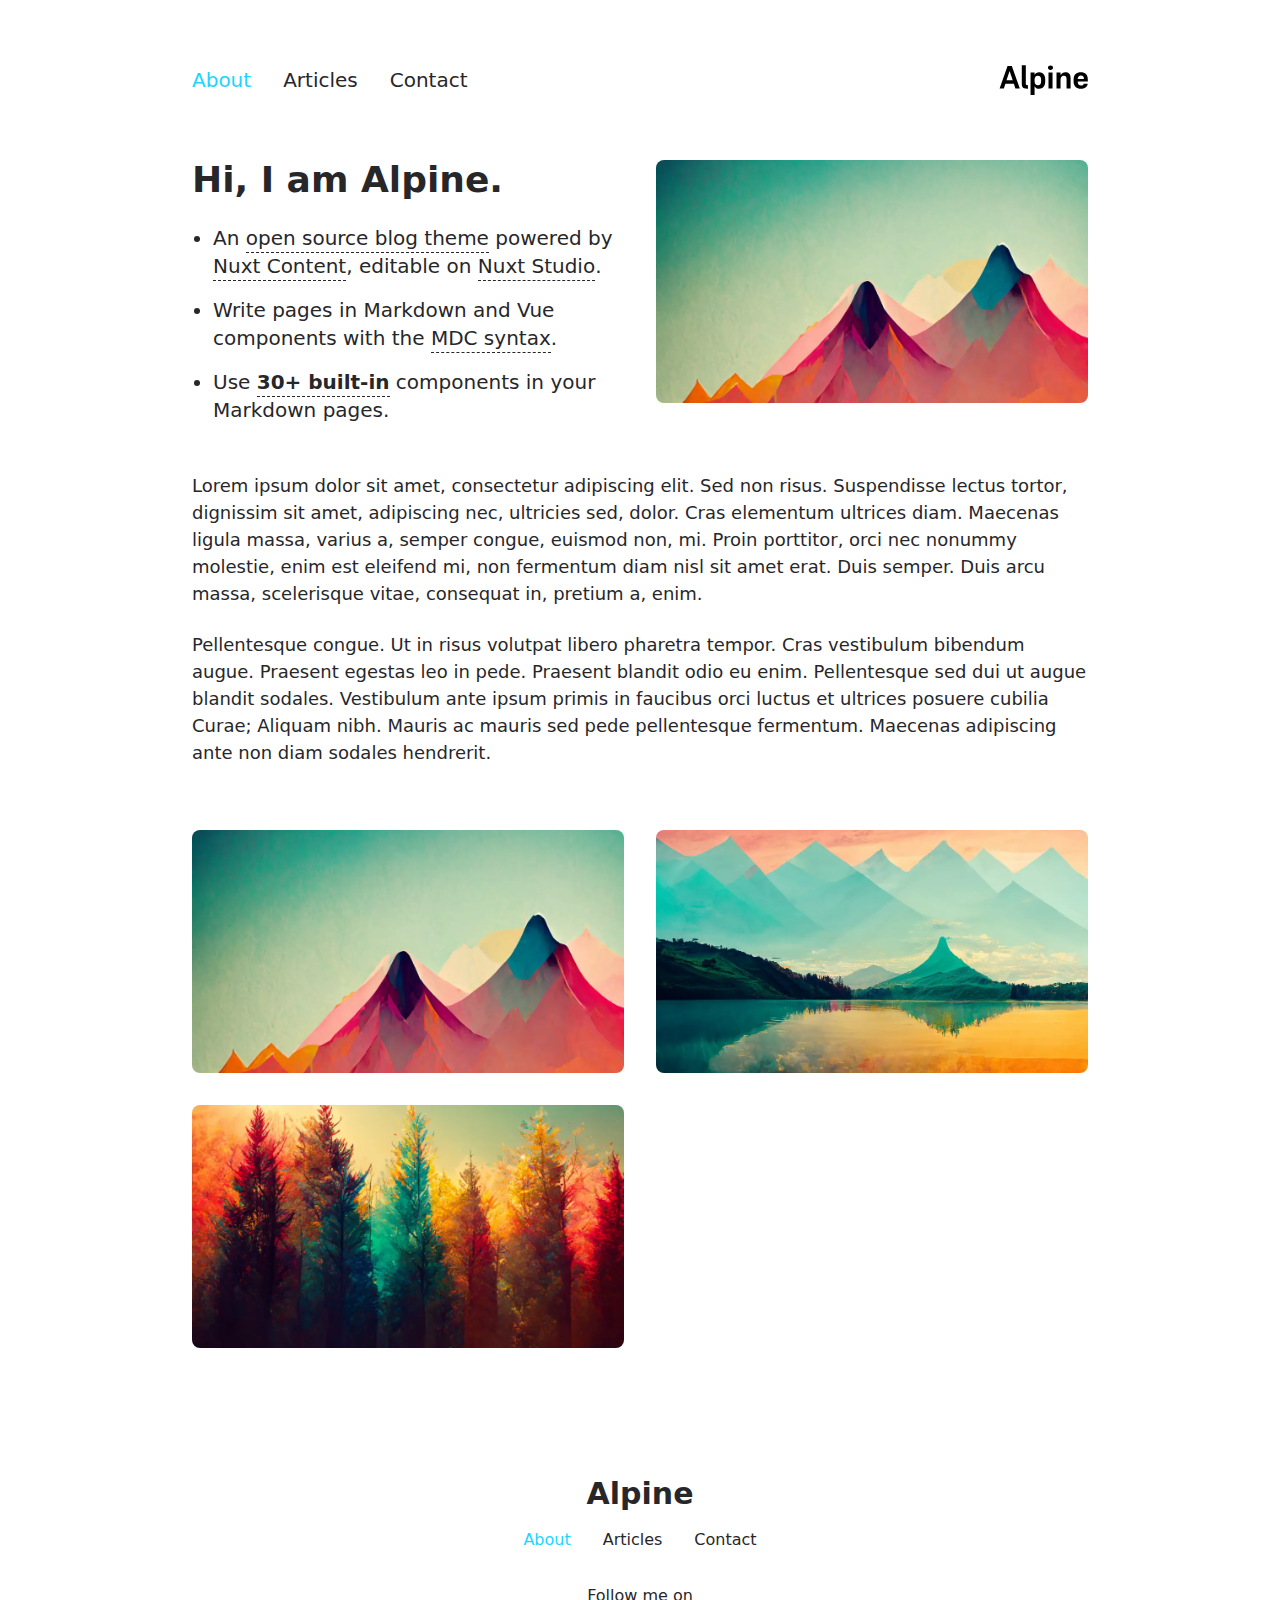
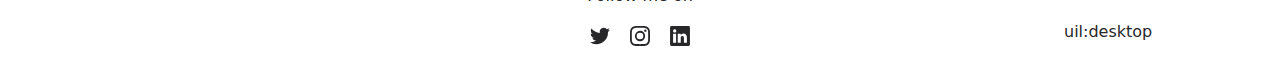
<file: index.html>
<!DOCTYPE html>
<html lang="en">
<head><meta charset="utf-8">
<title>Alpine</title>
<meta name="viewport" content="width=device-width, initial-scale=1">
<meta name="twitter:card" content="summary_large_image">
<meta property="og:image" content="/social-card-preview.png">
<meta property="og:image:width" content="400">
<meta property="og:image:height" content="300">
<meta property="og:image:alt" content="An image showcasing my project.">
<meta property="og:title" content="Alpine">
<meta name="description" content="An open source blog theme powered by Nuxt.">
<meta property="og:description" content="An open source blog theme powered by Nuxt."><link rel="preload" as="fetch" crossorigin="anonymous" href="/_payload.json"><style id="pinceau-theme">@media { :root {--pinceau-mq: initial; --alpine-readableLine: 68ch;--alpine-backdrop-backgroundColor: #f4f4f5b3;--prose-code-inline-padding: 0.2rem 0.375rem 0.2rem 0.375rem;--prose-code-block-backdropFilter: contrast(1);--prose-code-block-border-style: solid;--prose-code-block-border-width: 1px;--prose-tbody-tr-borderBottom-style: dashed;--prose-tbody-tr-borderBottom-width: 1px;--prose-th-textAlign: inherit;--prose-thead-borderBottom-style: solid;--prose-thead-borderBottom-width: 1px;--prose-thead-border-style: solid;--prose-thead-border-width: 0px;--prose-table-textAlign: start;--prose-hr-width: 1px;--prose-hr-style: solid;--prose-li-listStylePosition: outside;--prose-ol-li-markerColor: currentColor;--prose-ol-paddingInlineStart: 21px;--prose-ol-listStyleType: decimal;--prose-ul-li-markerColor: currentColor;--prose-ul-paddingInlineStart: 21px;--prose-ul-listStyleType: disc;--prose-blockquote-border-style: solid;--prose-blockquote-border-width: 4px;--prose-blockquote-quotes: '201C' '201D' '2018' '2019';--prose-blockquote-paddingInlineStart: 24px;--prose-a-code-color-hover: currentColor;--prose-a-code-color-static: currentColor;--prose-a-hasCode-borderBottom: none;--prose-a-border-distance: 2px;--prose-a-border-color-hover: currentColor;--prose-a-border-color-static: currentColor;--prose-a-border-style-hover: solid;--prose-a-border-style-static: dashed;--prose-a-border-width: 1px;--prose-a-color-static: inherit;--prose-a-textDecoration: none;--prose-h6-margin: 3rem 0 2rem;--prose-h5-margin: 3rem 0 2rem;--prose-h4-margin: 3rem 0 2rem;--prose-h3-margin: 3rem 0 2rem;--prose-h2-margin: 3rem 0 2rem;--prose-h1-margin: 0 0 2rem;--prose-p-fontSize: 18px;--typography-lead-loose: 2;--typography-lead-relaxed: 1.625;--typography-lead-normal: 1.5;--typography-lead-snug: 1.375;--typography-lead-tight: 1.25;--typography-lead-none: 1;--typography-lead-10: 2.5rem;--typography-lead-9: 2.25rem;--typography-lead-8: 2rem;--typography-lead-7: 1.75rem;--typography-lead-6: 1.5rem;--typography-lead-5: 1.25rem;--typography-lead-4: 1rem;--typography-lead-3: .75rem;--typography-lead-2: .5rem;--typography-lead-1: .025rem;--typography-fontWeight-black: 900;--typography-fontWeight-extrabold: 800;--typography-fontWeight-bold: 700;--typography-fontWeight-semibold: 600;--typography-fontWeight-medium: 500;--typography-fontWeight-normal: 400;--typography-fontWeight-light: 300;--typography-fontWeight-extralight: 200;--typography-fontWeight-thin: 100;--typography-fontSize-9xl: 128px;--typography-fontSize-8xl: 96px;--typography-fontSize-7xl: 72px;--typography-fontSize-6xl: 60px;--typography-fontSize-5xl: 48px;--typography-fontSize-4xl: 36px;--typography-fontSize-3xl: 30px;--typography-fontSize-2xl: 24px;--typography-fontSize-xl: 20px;--typography-fontSize-lg: 18px;--typography-fontSize-base: 16px;--typography-fontSize-sm: 14px;--typography-fontSize-xs: 12px;--typography-letterSpacing-wide: 0.025em;--typography-letterSpacing-tight: -0.025em;--typography-verticalMargin-base: 24px;--typography-verticalMargin-sm: 16px;--elements-border-secondary-hover: [object Object];--elements-backdrop-background: #fffc;--elements-backdrop-filter: saturate(200%) blur(20px);--elements-container-maxWidth: 64rem;--lead-loose: 2;--lead-relaxed: 1.625;--lead-normal: 1.5;--lead-snug: 1.375;--lead-tight: 1.25;--lead-none: 1;--lead-10: 2.5rem;--lead-9: 2.25rem;--lead-8: 2rem;--lead-7: 1.75rem;--lead-6: 1.5rem;--lead-5: 1.25rem;--lead-4: 1rem;--lead-3: .75rem;--lead-2: .5rem;--lead-1: .025rem;--letterSpacing-widest: 0.1em;--letterSpacing-wider: 0.05em;--letterSpacing-wide: 0.025em;--letterSpacing-normal: 0em;--letterSpacing-tight: -0.025em;--letterSpacing-tighter: -0.05em;--fontSize-9xl: 8rem;--fontSize-8xl: 6rem;--fontSize-7xl: 4.5rem;--fontSize-6xl: 3.75rem;--fontSize-5xl: 3rem;--fontSize-4xl: 2.25rem;--fontSize-3xl: 1.875rem;--fontSize-2xl: 1.5rem;--fontSize-xl: 1.25rem;--fontSize-lg: 1.125rem;--fontSize-base: 1rem;--fontSize-sm: 0.875rem;--fontSize-xs: 0.75rem;--fontWeight-black: 900;--fontWeight-extrabold: 800;--fontWeight-bold: 700;--fontWeight-semibold: 600;--fontWeight-medium: 500;--fontWeight-normal: 400;--fontWeight-light: 300;--fontWeight-extralight: 200;--fontWeight-thin: 100;--font-mono: ui-monospace, SFMono-Regular, Menlo, Monaco, Consolas, Liberation Mono, Courier New, monospace;--font-serif: ui-serif, Georgia, Cambria, Times New Roman, Times, serif;--font-sans: ui-sans-serif, system-ui, -apple-system, BlinkMacSystemFont, Segoe UI, Roboto, Helvetica Neue, Arial, Noto Sans, sans-serif, Apple Color Emoji, Segoe UI Emoji, Segoe UI Symbol, Noto Color Emoji;--opacity-total: 1;--opacity-high: 0.8;--opacity-medium: 0.5;--opacity-soft: 0.3;--opacity-light: 0.15;--opacity-bright: 0.1;--opacity-noOpacity: 0;--borderWidth-lg: 3px;--borderWidth-md: 2px;--borderWidth-sm: 1px;--borderWidth-noBorder: 0;--space-rem-875: 0.875rem;--space-rem-625: 0.625rem;--space-rem-375: 0.375rem;--space-rem-125: 0.125rem;--space-px: 1px;--space-128: 32rem;--space-96: 24rem;--space-80: 20rem;--space-72: 18rem;--space-64: 16rem;--space-60: 15rem;--space-56: 14rem;--space-52: 13rem;--space-48: 12rem;--space-44: 11rem;--space-40: 10rem;--space-36: 9rem;--space-32: 8rem;--space-28: 7rem;--space-24: 6rem;--space-20: 5rem;--space-16: 4rem;--space-14: 3.5rem;--space-12: 3rem;--space-11: 2.75rem;--space-10: 2.5rem;--space-9: 2.25rem;--space-8: 2rem;--space-7: 1.75rem;--space-6: 1.5rem;--space-5: 1.25rem;--space-4: 1rem;--space-3: 0.75rem;--space-2: 0.5rem;--space-1: 0.25rem;--space-0: 0px;--size-full: 100%;--size-7xl: 80rem;--size-6xl: 72rem;--size-5xl: 64rem;--size-4xl: 56rem;--size-3xl: 48rem;--size-2xl: 42rem;--size-xl: 36rem;--size-lg: 32rem;--size-md: 28rem;--size-sm: 24rem;--size-xs: 20rem;--size-200: 200px;--size-104: 104px;--size-80: 80px;--size-64: 64px;--size-56: 56px;--size-48: 48px;--size-40: 40px;--size-32: 32px;--size-24: 24px;--size-20: 20px;--size-16: 16px;--size-12: 12px;--size-8: 8px;--size-6: 6px;--size-4: 4px;--size-2: 2px;--size-0: 0px;--radii-full: 9999px;--radii-3xl: 1.75rem;--radii-2xl: 1.5rem;--radii-xl: 1rem;--radii-lg: 0.75rem;--radii-md: 0.5rem;--radii-sm: 0.375rem;--radii-xs: 0.25rem;--radii-2xs: 0.125rem;--radii-none: 0px;--shadow-none: 0px 0px 0px 0px transparent;--shadow-lg: 0px 10px 15px -3px #000000, 0px 4px 6px -4px #000000;--shadow-md: 0px 4px 6px -1px #000000, 0px 2px 4px -2px #000000;--shadow-sm: 0px 1px 3px 0px #000000, 0px 1px 2px -1px #000000;--shadow-xs: 0px 1px 2px 0px #000000;--height-screen: 100vh;--width-screen: 100vw;--color-primary-900: #002e38;--color-primary-800: #005c70;--color-primary-700: #008aa9;--color-primary-600: #00b9e1;--color-primary-500: #1ad6ff;--color-primary-400: #40ddff;--color-primary-300: #66e4ff;--color-primary-200: #8deaff;--color-primary-100: #b3f1ff;--color-primary-50: #d9f8ff;--color-ruby-900: #380011;--color-ruby-800: #700021;--color-ruby-700: #a90032;--color-ruby-600: #e10043;--color-ruby-500: #ff1a5e;--color-ruby-400: #ff4079;--color-ruby-300: #ff6694;--color-ruby-200: #ff8dae;--color-ruby-100: #ffb3c9;--color-ruby-50: #ffd9e4;--color-pink-900: #380025;--color-pink-800: #70004b;--color-pink-700: #a90070;--color-pink-600: #e10095;--color-pink-500: #ff1ab2;--color-pink-400: #ff40bf;--color-pink-300: #ff66cc;--color-pink-200: #ff8dd8;--color-pink-100: #ffb3e5;--color-pink-50: #ffd9f2;--color-purple-900: #190038;--color-purple-800: #330070;--color-purple-700: #4c00a9;--color-purple-600: #6500e1;--color-purple-500: #811aff;--color-purple-400: #9640ff;--color-purple-300: #ab66ff;--color-purple-200: #c08dff;--color-purple-100: #d5b3ff;--color-purple-50: #ead9ff;--color-royalblue-900: #0b0531;--color-royalblue-800: #160a62;--color-royalblue-700: #211093;--color-royalblue-600: #2c15c4;--color-royalblue-500: #4127e8;--color-royalblue-400: #614bec;--color-royalblue-300: #806ff0;--color-royalblue-200: #a093f3;--color-royalblue-100: #c0b7f7;--color-royalblue-50: #dfdbfb;--color-indigoblue-900: #001238;--color-indigoblue-800: #002370;--color-indigoblue-700: #0035a9;--color-indigoblue-600: #0047e1;--color-indigoblue-500: #1a62ff;--color-indigoblue-400: #407cff;--color-indigoblue-300: #6696ff;--color-indigoblue-200: #8db0ff;--color-indigoblue-100: #b3cbff;--color-indigoblue-50: #d9e5ff;--color-blue-900: #002438;--color-blue-800: #004870;--color-blue-700: #006ca9;--color-blue-600: #0090e1;--color-blue-500: #1aadff;--color-blue-400: #40bbff;--color-blue-300: #66c8ff;--color-blue-200: #8dd6ff;--color-blue-100: #b3e4ff;--color-blue-50: #d9f1ff;--color-lightblue-900: #002e38;--color-lightblue-800: #005c70;--color-lightblue-700: #008aa9;--color-lightblue-600: #00b9e1;--color-lightblue-500: #1ad6ff;--color-lightblue-400: #40ddff;--color-lightblue-300: #66e4ff;--color-lightblue-200: #8deaff;--color-lightblue-100: #b3f1ff;--color-lightblue-50: #d9f8ff;--color-teal-900: #062a28;--color-teal-800: #0b544f;--color-teal-700: #117d77;--color-teal-600: #16a79e;--color-teal-500: #1cd1c6;--color-teal-400: #36e4da;--color-teal-300: #5fe9e1;--color-teal-200: #87efe9;--color-teal-100: #aff4f0;--color-teal-50: #d7faf8;--color-pear-900: #2a2b09;--color-pear-800: #545512;--color-pear-700: #7e801b;--color-pear-600: #a8aa24;--color-pear-500: #d0d32f;--color-pear-400: #d8da52;--color-pear-300: #e0e274;--color-pear-200: #e8e997;--color-pear-100: #eff0ba;--color-pear-50: #f7f8dc;--color-red-900: #380300;--color-red-800: #700700;--color-red-700: #a90a00;--color-red-600: #e10e00;--color-red-500: #ff281a;--color-red-400: #ff4c40;--color-red-300: #ff7066;--color-red-200: #ff948d;--color-red-100: #ffb7b3;--color-red-50: #ffdbd9;--color-orange-900: #381800;--color-orange-800: #702f00;--color-orange-700: #a94700;--color-orange-600: #e15e00;--color-orange-500: #ff7a1a;--color-orange-400: #ff9040;--color-orange-300: #ffa666;--color-orange-200: #ffbd8d;--color-orange-100: #ffd3b3;--color-orange-50: #ffe9d9;--color-yellow-900: #362b03;--color-yellow-800: #6d5605;--color-yellow-700: #a38108;--color-yellow-600: #daac0a;--color-yellow-500: #f5c828;--color-yellow-400: #f7d14c;--color-yellow-300: #f8da70;--color-yellow-200: #fae393;--color-yellow-100: #fcedb7;--color-yellow-50: #fdf6db;--color-green-900: #003f25;--color-green-800: #005e38;--color-green-700: #007e4a;--color-green-600: #009d5d;--color-green-500: #00bd6f;--color-green-400: #00dc82;--color-green-300: #30ffaa;--color-green-200: #83ffcc;--color-green-100: #acffdd;--color-green-50: #d6ffee;--color-gray-900: #18181B;--color-gray-800: #27272A;--color-gray-700: #3f3f46;--color-gray-600: #52525B;--color-gray-500: #71717A;--color-gray-400: #a1a1aa;--color-gray-300: #D4d4d8;--color-gray-200: #e4e4e7;--color-gray-100: #f4f4f5;--color-gray-50: #fafafa;--color-black: #0c0c0d;--color-white: #FFFFFF;--media-portrait: only screen and (orientation: portrait);--media-landscape: only screen and (orientation: landscape);--media-rm: (prefers-reduced-motion: reduce);--media-2xl: (min-width: 1536px);--media-xl: (min-width: 1280px);--media-lg: (min-width: 1024px);--media-md: (min-width: 768px);--media-sm: (min-width: 640px);--media-xs: (min-width: 475px);--alpine-body-color: var(--color-gray-800);--alpine-body-backgroundColor: var(--color-white);--prose-code-inline-fontWeight: var(--typography-fontWeight-normal);--prose-code-inline-fontSize: var(--typography-fontSize-sm);--prose-code-inline-borderRadius: var(--radii-xs);--prose-code-block-pre-padding: var(--typography-verticalMargin-sm);--prose-code-block-margin: var(--typography-verticalMargin-base) 0;--prose-code-block-fontSize: var(--typography-fontSize-sm);--prose-tbody-code-inline-fontSize: var(--typography-fontSize-sm);--prose-tbody-td-padding: var(--typography-verticalMargin-sm);--prose-th-fontWeight: var(--typography-fontWeight-semibold);--prose-th-padding: 0 var(--typography-verticalMargin-sm) var(--typography-verticalMargin-sm) var(--typography-verticalMargin-sm);--prose-table-lineHeight: var(--typography-lead-6);--prose-table-fontSize: var(--typography-fontSize-sm);--prose-table-margin: var(--typography-verticalMargin-base) 0;--prose-hr-margin: var(--typography-verticalMargin-base) 0;--prose-li-margin: var(--typography-verticalMargin-sm) 0;--prose-ol-margin: var(--typography-verticalMargin-base) 0;--prose-ul-margin: var(--typography-verticalMargin-base) 0;--prose-blockquote-margin: var(--typography-verticalMargin-base) 0;--prose-a-code-border-style: var(--prose-a-border-style-static);--prose-a-code-border-width: var(--prose-a-border-width);--prose-a-fontWeight: var(--typography-fontWeight-medium);--prose-img-margin: var(--typography-verticalMargin-base) 0;--prose-strong-fontWeight: var(--typography-fontWeight-semibold);--prose-h6-iconSize: var(--typography-fontSize-base);--prose-h6-fontWeight: var(--typography-fontWeight-semibold);--prose-h6-lineHeight: var(--typography-lead-normal);--prose-h6-fontSize: var(--typography-fontSize-lg);--prose-h5-iconSize: var(--typography-fontSize-lg);--prose-h5-fontWeight: var(--typography-fontWeight-semibold);--prose-h5-lineHeight: var(--typography-lead-snug);--prose-h5-fontSize: var(--typography-fontSize-xl);--prose-h4-iconSize: var(--typography-fontSize-lg);--prose-h4-letterSpacing: var(--typography-letterSpacing-tight);--prose-h4-fontWeight: var(--typography-fontWeight-semibold);--prose-h4-lineHeight: var(--typography-lead-snug);--prose-h4-fontSize: var(--typography-fontSize-2xl);--prose-h3-iconSize: var(--typography-fontSize-xl);--prose-h3-letterSpacing: var(--typography-letterSpacing-tight);--prose-h3-fontWeight: var(--typography-fontWeight-semibold);--prose-h3-lineHeight: var(--typography-lead-snug);--prose-h3-fontSize: var(--typography-fontSize-3xl);--prose-h2-iconSize: var(--typography-fontSize-2xl);--prose-h2-letterSpacing: var(--typography-letterSpacing-tight);--prose-h2-fontWeight: var(--typography-fontWeight-semibold);--prose-h2-lineHeight: var(--typography-lead-tight);--prose-h2-fontSize: var(--typography-fontSize-4xl);--prose-h1-iconSize: var(--typography-fontSize-3xl);--prose-h1-letterSpacing: var(--typography-letterSpacing-tight);--prose-h1-fontWeight: var(--typography-fontWeight-bold);--prose-h1-lineHeight: var(--typography-lead-tight);--prose-h1-fontSize: var(--typography-fontSize-5xl);--prose-p-br-margin: var(--typography-verticalMargin-base) 0 0 0;--prose-p-margin: var(--typography-verticalMargin-base) 0;--prose-p-lineHeight: var(--typography-lead-normal);--typography-color-primary-900: var(--color-primary-900);--typography-color-primary-800: var(--color-primary-800);--typography-color-primary-700: var(--color-primary-700);--typography-color-primary-600: var(--color-primary-600);--typography-color-primary-500: var(--color-primary-500);--typography-color-primary-400: var(--color-primary-400);--typography-color-primary-300: var(--color-primary-300);--typography-color-primary-200: var(--color-primary-200);--typography-color-primary-100: var(--color-primary-100);--typography-color-primary-50: var(--color-primary-50);--typography-font-code: var(--font-mono);--typography-font-body: var(--font-sans);--typography-font-display: var(--font-sans);--typography-body-backgroundColor: var(--color-white);--typography-body-color: var(--color-black);--elements-state-danger-borderColor-secondary: var(--color-red-200);--elements-state-danger-borderColor-primary: var(--color-red-100);--elements-state-danger-backgroundColor-secondary: var(--color-red-100);--elements-state-danger-backgroundColor-primary: var(--color-red-50);--elements-state-danger-color-secondary: var(--color-red-600);--elements-state-danger-color-primary: var(--color-red-500);--elements-state-warning-borderColor-secondary: var(--color-yellow-200);--elements-state-warning-borderColor-primary: var(--color-yellow-100);--elements-state-warning-backgroundColor-secondary: var(--color-yellow-100);--elements-state-warning-backgroundColor-primary: var(--color-yellow-50);--elements-state-warning-color-secondary: var(--color-yellow-700);--elements-state-warning-color-primary: var(--color-yellow-600);--elements-state-success-borderColor-secondary: var(--color-green-200);--elements-state-success-borderColor-primary: var(--color-green-100);--elements-state-success-backgroundColor-secondary: var(--color-green-100);--elements-state-success-backgroundColor-primary: var(--color-green-50);--elements-state-success-color-secondary: var(--color-green-600);--elements-state-success-color-primary: var(--color-green-500);--elements-state-info-borderColor-secondary: var(--color-blue-200);--elements-state-info-borderColor-primary: var(--color-blue-100);--elements-state-info-backgroundColor-secondary: var(--color-blue-100);--elements-state-info-backgroundColor-primary: var(--color-blue-50);--elements-state-info-color-secondary: var(--color-blue-600);--elements-state-info-color-primary: var(--color-blue-500);--elements-state-primary-borderColor-secondary: var(--color-primary-200);--elements-state-primary-borderColor-primary: var(--color-primary-100);--elements-state-primary-backgroundColor-secondary: var(--color-primary-100);--elements-state-primary-backgroundColor-primary: var(--color-primary-50);--elements-state-primary-color-secondary: var(--color-primary-700);--elements-state-primary-color-primary: var(--color-primary-600);--elements-surface-secondary-backgroundColor: var(--color-gray-200);--elements-surface-primary-backgroundColor: var(--color-gray-100);--elements-surface-background-base: var(--color-gray-100);--elements-border-secondary-static: var(--color-gray-200);--elements-border-primary-hover: var(--color-gray-200);--elements-border-primary-static: var(--color-gray-100);--elements-container-padding-md: var(--space-16);--elements-container-padding-sm: var(--space-12);--elements-container-padding-xs: var(--space-8);--elements-container-padding-mobile: var(--space-6);--elements-text-secondary-color-hover: var(--color-gray-700);--elements-text-secondary-color-static: var(--color-gray-500);--elements-text-primary-color-static: var(--color-gray-900);--text-6xl-lineHeight: var(--lead-none);--text-6xl-fontSize: var(--fontSize-6xl);--text-5xl-lineHeight: var(--lead-none);--text-5xl-fontSize: var(--fontSize-5xl);--text-4xl-lineHeight: var(--lead-10);--text-4xl-fontSize: var(--fontSize-4xl);--text-3xl-lineHeight: var(--lead-9);--text-3xl-fontSize: var(--fontSize-3xl);--text-2xl-lineHeight: var(--lead-8);--text-2xl-fontSize: var(--fontSize-2xl);--text-xl-lineHeight: var(--lead-7);--text-xl-fontSize: var(--fontSize-xl);--text-lg-lineHeight: var(--lead-7);--text-lg-fontSize: var(--fontSize-lg);--text-base-lineHeight: var(--lead-6);--text-base-fontSize: var(--fontSize-base);--text-sm-lineHeight: var(--lead-5);--text-sm-fontSize: var(--fontSize-sm);--text-xs-lineHeight: var(--lead-4);--text-xs-fontSize: var(--fontSize-xs);--shadow-2xl: 0px 25px 50px -12px var(--color-gray-900);--shadow-xl: 0px 20px 25px -5px var(--color-gray-400), 0px 8px 10px -6px #000000;--color-secondary-900: var(--color-gray-900);--color-secondary-800: var(--color-gray-800);--color-secondary-700: var(--color-gray-700);--color-secondary-600: var(--color-gray-600);--color-secondary-500: var(--color-gray-500);--color-secondary-400: var(--color-gray-400);--color-secondary-300: var(--color-gray-300);--color-secondary-200: var(--color-gray-200);--color-secondary-100: var(--color-gray-100);--color-secondary-50: var(--color-gray-50);--prose-a-code-background-hover: var(--typography-color-primary-50);--prose-a-code-border-color-hover: var(--typography-color-primary-500);--prose-a-color-hover: var(--typography-color-primary-500);--typography-color-secondary-900: var(--color-secondary-900);--typography-color-secondary-800: var(--color-secondary-800);--typography-color-secondary-700: var(--color-secondary-700);--typography-color-secondary-600: var(--color-secondary-600);--typography-color-secondary-500: var(--color-secondary-500);--typography-color-secondary-400: var(--color-secondary-400);--typography-color-secondary-300: var(--color-secondary-300);--typography-color-secondary-200: var(--color-secondary-200);--typography-color-secondary-100: var(--color-secondary-100);--typography-color-secondary-50: var(--color-secondary-50);--prose-code-inline-backgroundColor: var(--typography-color-secondary-100);--prose-code-inline-color: var(--typography-color-secondary-700);--prose-code-block-backgroundColor: var(--typography-color-secondary-100);--prose-code-block-color: var(--typography-color-secondary-700);--prose-code-block-border-color: var(--typography-color-secondary-200);--prose-tbody-tr-borderBottom-color: var(--typography-color-secondary-200);--prose-th-color: var(--typography-color-secondary-600);--prose-thead-borderBottom-color: var(--typography-color-secondary-200);--prose-thead-border-color: var(--typography-color-secondary-300);--prose-hr-color: var(--typography-color-secondary-200);--prose-blockquote-border-color: var(--typography-color-secondary-200);--prose-blockquote-color: var(--typography-color-secondary-500);--prose-a-code-border-color-static: var(--typography-color-secondary-400); } }@media { :root.dark {--pinceau-mq: dark; --alpine-backdrop-backgroundColor: #18181bb3;--prose-code-block-backdropFilter: contrast(1);--prose-ol-li-markerColor: currentColor;--prose-ul-li-markerColor: currentColor;--prose-a-code-color-hover: currentColor;--prose-a-code-color-static: currentColor;--prose-a-border-color-hover: currentColor;--prose-a-border-color-static: currentColor;--prose-a-color-static: inherit;--elements-backdrop-background: #0c0d0ccc;--alpine-body-color: var(--color-gray-200);--alpine-body-backgroundColor: var(--color-black);--typography-body-backgroundColor: var(--color-black);--typography-body-color: var(--color-white);--elements-state-danger-borderColor-secondary: var(--color-red-700);--elements-state-danger-borderColor-primary: var(--color-red-800);--elements-state-danger-backgroundColor-secondary: var(--color-red-800);--elements-state-danger-backgroundColor-primary: var(--color-red-900);--elements-state-danger-color-secondary: var(--color-red-200);--elements-state-danger-color-primary: var(--color-red-300);--elements-state-warning-borderColor-secondary: var(--color-yellow-700);--elements-state-warning-borderColor-primary: var(--color-yellow-800);--elements-state-warning-backgroundColor-secondary: var(--color-yellow-800);--elements-state-warning-backgroundColor-primary: var(--color-yellow-900);--elements-state-warning-color-secondary: var(--color-yellow-200);--elements-state-warning-color-primary: var(--color-yellow-400);--elements-state-success-borderColor-secondary: var(--color-green-700);--elements-state-success-borderColor-primary: var(--color-green-800);--elements-state-success-backgroundColor-secondary: var(--color-green-800);--elements-state-success-backgroundColor-primary: var(--color-green-900);--elements-state-success-color-secondary: var(--color-green-200);--elements-state-success-color-primary: var(--color-green-400);--elements-state-info-borderColor-secondary: var(--color-blue-700);--elements-state-info-borderColor-primary: var(--color-blue-800);--elements-state-info-backgroundColor-secondary: var(--color-blue-800);--elements-state-info-backgroundColor-primary: var(--color-blue-900);--elements-state-info-color-secondary: var(--color-blue-200);--elements-state-info-color-primary: var(--color-blue-400);--elements-state-primary-borderColor-secondary: var(--color-primary-700);--elements-state-primary-borderColor-primary: var(--color-primary-800);--elements-state-primary-backgroundColor-secondary: var(--color-primary-800);--elements-state-primary-backgroundColor-primary: var(--color-primary-900);--elements-state-primary-color-secondary: var(--color-primary-200);--elements-state-primary-color-primary: var(--color-primary-400);--elements-surface-secondary-backgroundColor: var(--color-gray-800);--elements-surface-primary-backgroundColor: var(--color-gray-900);--elements-surface-background-base: var(--color-gray-900);--elements-border-secondary-static: var(--color-gray-800);--elements-border-primary-hover: var(--color-gray-800);--elements-border-primary-static: var(--color-gray-900);--elements-text-secondary-color-hover: var(--color-gray-200);--elements-text-secondary-color-static: var(--color-gray-400);--elements-text-primary-color-static: var(--color-gray-50);--prose-a-code-background-hover: var(--typography-color-primary-900);--prose-a-code-border-color-hover: var(--typography-color-primary-600);--prose-a-color-hover: var(--typography-color-primary-400);--prose-code-inline-backgroundColor: var(--typography-color-secondary-800);--prose-code-inline-color: var(--typography-color-secondary-200);--prose-code-block-backgroundColor: var(--typography-color-secondary-900);--prose-code-block-color: var(--typography-color-secondary-200);--prose-code-block-border-color: var(--typography-color-secondary-800);--prose-tbody-tr-borderBottom-color: var(--typography-color-secondary-800);--prose-th-color: var(--typography-color-secondary-400);--prose-thead-borderBottom-color: var(--typography-color-secondary-800);--prose-thead-border-color: var(--typography-color-secondary-600);--prose-hr-color: var(--typography-color-secondary-800);--prose-blockquote-border-color: var(--typography-color-secondary-700);--prose-blockquote-color: var(--typography-color-secondary-400);--prose-a-code-border-color-static: var(--typography-color-secondary-600); } }</style><style id="pinceau-runtime-hydratable">@media{.phy[--]{--puid:NLnkig-v;}.pv-UDZjBS{max-width:var(--elements-container-maxWidth);padding-left:var(--elements-container-padding-mobile);padding-right:var(--elements-container-padding-mobile);}@media (min-width: 475px){.pv-UDZjBS{padding-left:var(--elements-container-padding-xs);padding-right:var(--elements-container-padding-xs);}}@media (min-width: 640px){.pv-UDZjBS{padding-left:var(--elements-container-padding-sm);padding-right:var(--elements-container-padding-sm);}}@media (min-width: 768px){.pv-UDZjBS{padding-left:var(--elements-container-padding-md);padding-right:var(--elements-container-padding-md);}}} @media{.phy[--]{--puid:xg9qPf-c;}.pc-xg9qPf[data-v-44329c9f]{---6-li-cols:2;}} </style><link rel="modulepreload" as="script" crossorigin href="/_nuxt/entry.087acca2.js"><link rel="preload" as="style" href="/_nuxt/entry.2b709d1c.css"><link rel="modulepreload" as="script" crossorigin href="/_nuxt/NuxtImg.f93beaf5.js"><link rel="modulepreload" as="script" crossorigin href="/_nuxt/document-driven.d41f32f4.js"><link rel="modulepreload" as="script" crossorigin href="/_nuxt/DocumentDrivenEmpty.b164e265.js"><link rel="modulepreload" as="script" crossorigin href="/_nuxt/ContentRenderer.288f48d2.js"><link rel="modulepreload" as="script" crossorigin href="/_nuxt/ContentRendererMarkdown.8aadd7ac.js"><link rel="modulepreload" as="script" crossorigin href="/_nuxt/DocumentDrivenNotFound.c9d8acd5.js"><link rel="preload" as="style" href="/_nuxt/DocumentDrivenNotFound.aa939160.css"><link rel="modulepreload" as="script" crossorigin href="/_nuxt/default.3edde738.js"><link rel="modulepreload" as="script" crossorigin href="/_nuxt/Hero.7a0625b3.js"><link rel="preload" as="style" href="/_nuxt/Hero.40fe82b2.css"><link rel="modulepreload" as="script" crossorigin href="/_nuxt/ContentSlot.5071f92e.js"><link rel="modulepreload" as="script" crossorigin href="/_nuxt/ProseUl.d692030c.js"><link rel="preload" as="style" href="/_nuxt/ProseUl.0edd7272.css"><link rel="modulepreload" as="script" crossorigin href="/_nuxt/ProseLi.8dd91af7.js"><link rel="preload" as="style" href="/_nuxt/ProseLi.a0b5f8a8.css"><link rel="modulepreload" as="script" crossorigin href="/_nuxt/ProseA.49a6e621.js"><link rel="preload" as="style" href="/_nuxt/ProseA.baee409d.css"><link rel="modulepreload" as="script" crossorigin href="/_nuxt/ProseStrong.53a799e4.js"><link rel="preload" as="style" href="/_nuxt/ProseStrong.b01d4b3b.css"><link rel="modulepreload" as="script" crossorigin href="/_nuxt/ProseP.4b9d6e19.js"><link rel="preload" as="style" href="/_nuxt/ProseP.b99f89cd.css"><link rel="modulepreload" as="script" crossorigin href="/_nuxt/Gallery.ba845531.js"><link rel="preload" as="style" href="/_nuxt/Gallery.c50df0ef.css"><link rel="prefetch" as="style" href="/_nuxt/article.06aa1a19.css"><link rel="prefetch" as="script" crossorigin href="/_nuxt/article.9cc7c12f.js"><link rel="prefetch" as="script" crossorigin href="/_nuxt/date.824a539b.js"><link rel="prefetch" as="script" crossorigin href="/_nuxt/page.d63d601e.js"><link rel="prefetch" as="script" crossorigin href="/_nuxt/client-db.df5915a1.js"><link rel="prefetch" as="script" crossorigin href="/_nuxt/debug.daa4656d.js"><link rel="prefetch" as="style" href="/_nuxt/useStudio.a92b5f33.css"><link rel="prefetch" as="script" crossorigin href="/_nuxt/useStudio.a6c77cdc.js"><link rel="prefetch" as="script" crossorigin href="/_nuxt/asyncData.33a478d1.js"><link rel="prefetch" as="style" href="/_nuxt/error-404.7910d5ca.css"><link rel="prefetch" as="script" crossorigin href="/_nuxt/error-404.27f7be10.js"><link rel="prefetch" as="style" href="/_nuxt/error-500.1db01289.css"><link rel="prefetch" as="script" crossorigin href="/_nuxt/error-500.722c6f3b.js"><link rel="stylesheet" href="/_nuxt/entry.2b709d1c.css"><link rel="stylesheet" href="/_nuxt/DocumentDrivenNotFound.aa939160.css"><link rel="stylesheet" href="/_nuxt/Hero.40fe82b2.css"><link rel="stylesheet" href="/_nuxt/ProseUl.0edd7272.css"><link rel="stylesheet" href="/_nuxt/ProseLi.a0b5f8a8.css"><link rel="stylesheet" href="/_nuxt/ProseA.baee409d.css"><link rel="stylesheet" href="/_nuxt/ProseStrong.b01d4b3b.css"><link rel="stylesheet" href="/_nuxt/ProseP.b99f89cd.css"><link rel="stylesheet" href="/_nuxt/Gallery.c50df0ef.css"><script>"use strict";(()=>{const a=window,e=document.documentElement,m=["dark","light"],c=window.localStorage.getItem("nuxt-color-mode")||"system";let n=c==="system"?f():c;const l=e.getAttribute("data-color-mode-forced");l&&(n=l),i(n),a["__NUXT_COLOR_MODE__"]={preference:c,value:n,getColorScheme:f,addColorScheme:i,removeColorScheme:d};function i(o){const t=""+o+"",s="";e.classList?e.classList.add(t):e.className+=" "+t,s&&e.setAttribute("data-"+s,o)}function d(o){const t=""+o+"",s="";e.classList?e.classList.remove(t):e.className=e.className.replace(new RegExp(t,"g"),""),s&&e.removeAttribute("data-"+s)}function r(o){return a.matchMedia("(prefers-color-scheme"+o+")")}function f(){if(a.matchMedia&&r("").media!=="not all"){for(const o of m)if(r(":"+o).matches)return o}return"light"}})();
</script></head>
<body ><div id="__nuxt"><div class="container pv-UDZjBS pc-NLnkig app-layout" data-v-93c22c3b data-v-6d327d86><!--[--><div class="nuxt-progress" style="width:0%;height:3px;opacity:0;background-size:Infinity% auto;" data-v-93c22c3b></div><header class="right" data-v-93c22c3b data-v-ebfd1e7c><div class="menu" data-v-ebfd1e7c><button aria-label="Navigation Menu" data-v-ebfd1e7c><svg width="24" height="24" viewBox="0 0 68 68" fill="currentColor" xmlns="http://www.w3.org/2000/svg" data-v-ebfd1e7c><path d="M8 34C8 32.1362 8 31.2044 8.30448 30.4693C8.71046 29.4892 9.48915 28.7105 10.4693 28.3045C11.2044 28 12.1362 28 14 28C15.8638 28 16.7956 28 17.5307 28.3045C18.5108 28.7105 19.2895 29.4892 19.6955 30.4693C20 31.2044 20 32.1362 20 34C20 35.8638 20 36.7956 19.6955 37.5307C19.2895 38.5108 18.5108 39.2895 17.5307 39.6955C16.7956 40 15.8638 40 14 40C12.1362 40 11.2044 40 10.4693 39.6955C9.48915 39.2895 8.71046 38.5108 8.30448 37.5307C8 36.7956 8 35.8638 8 34Z" data-v-ebfd1e7c></path><path d="M28 34C28 32.1362 28 31.2044 28.3045 30.4693C28.7105 29.4892 29.4892 28.7105 30.4693 28.3045C31.2044 28 32.1362 28 34 28C35.8638 28 36.7956 28 37.5307 28.3045C38.5108 28.7105 39.2895 29.4892 39.6955 30.4693C40 31.2044 40 32.1362 40 34C40 35.8638 40 36.7956 39.6955 37.5307C39.2895 38.5108 38.5108 39.2895 37.5307 39.6955C36.7956 40 35.8638 40 34 40C32.1362 40 31.2044 40 30.4693 39.6955C29.4892 39.2895 28.7105 38.5108 28.3045 37.5307C28 36.7956 28 35.8638 28 34Z" data-v-ebfd1e7c></path><path d="M48 34C48 32.1362 48 31.2044 48.3045 30.4693C48.7105 29.4892 49.4892 28.7105 50.4693 28.3045C51.2044 28 52.1362 28 54 28C55.8638 28 56.7956 28 57.5307 28.3045C58.5108 28.7105 59.2895 29.4892 59.6955 30.4693C60 31.2044 60 32.1362 60 34C60 35.8638 60 36.7956 59.6955 37.5307C59.2895 38.5108 58.5108 39.2895 57.5307 39.6955C56.7956 40 55.8638 40 54 40C52.1362 40 51.2044 40 50.4693 39.6955C49.4892 39.2895 48.7105 38.5108 48.3045 37.5307C48 36.7956 48 35.8638 48 34Z" data-v-ebfd1e7c></path></svg></button></div><div class="overlay" data-v-ebfd1e7c><nav data-v-ebfd1e7c data-v-47e45ff0><ul data-v-47e45ff0><!--[--><li data-v-47e45ff0><a aria-current="page" href="/" class="router-link-active router-link-exact-active" data-v-47e45ff0><span class="underline-fx" data-v-47e45ff0></span> About</a></li><li data-v-47e45ff0><a href="/articles" class="" data-v-47e45ff0><span class="underline-fx" data-v-47e45ff0></span> Articles</a></li><li data-v-47e45ff0><a href="/contact" class="" data-v-47e45ff0><span class="underline-fx" data-v-47e45ff0></span> Contact</a></li><!--]--></ul></nav></div><div class="logo" data-v-ebfd1e7c><a aria-current="page" href="/" class="router-link-active router-link-exact-active" data-v-ebfd1e7c><img src="/logo-dark.svg" class="dark-img" alt="alpine" width="89" height="31" data-v-ebfd1e7c><img src="/logo.svg" class="light-img" alt="alpine" width="89" height="31" data-v-ebfd1e7c></a></div><div class="main-nav" data-v-ebfd1e7c><nav data-v-ebfd1e7c data-v-47e45ff0><ul data-v-47e45ff0><!--[--><li data-v-47e45ff0><a aria-current="page" href="/" class="router-link-active router-link-exact-active" data-v-47e45ff0><span class="underline-fx" data-v-47e45ff0></span> About</a></li><li data-v-47e45ff0><a href="/articles" class="" data-v-47e45ff0><span class="underline-fx" data-v-47e45ff0></span> Articles</a></li><li data-v-47e45ff0><a href="/contact" class="" data-v-47e45ff0><span class="underline-fx" data-v-47e45ff0></span> Contact</a></li><!--]--></ul></nav></div></header><!--[--><div class="document-driven-page"><main><!--[--><div><section class="hero" data-v-01e9d2f4><div class="layout" data-v-01e9d2f4><div class="content" data-v-01e9d2f4><div class="title" data-v-01e9d2f4><!--[-->Hi, I am Alpine.<!--]--></div><div class="description" data-v-01e9d2f4><!--[--><ul data-v-5feda7b5><!--[--><li data-v-996e086c><!--[-->An <a href="https://github.com/nuxt-themes/alpine" rel="nofollow" data-v-af1c0c3b><!--[-->open source blog theme<!--]--></a> powered by <a href="https://content.nuxtjs.org" rel="nofollow" data-v-af1c0c3b><!--[-->Nuxt Content<!--]--></a>, editable on <a href="https://nuxt.studio" rel="nofollow" data-v-af1c0c3b><!--[-->Nuxt Studio<!--]--></a>.<!--]--></li><li data-v-996e086c><!--[-->Write pages in Markdown and Vue components with the <a href="https://content.nuxtjs.org/guide/writing/mdc" rel="nofollow" data-v-af1c0c3b><!--[-->MDC syntax<!--]--></a>.<!--]--></li><li data-v-996e086c><!--[-->Use <a href="https://elements.nuxt.space" rel="nofollow" data-v-af1c0c3b><!--[--><strong data-v-9d7bd52e><!--[-->30+ built-in<!--]--></strong><!--]--></a> components in your Markdown pages.<!--]--></li><!--]--></ul><!--]--></div></div><img src="/alpine-0.webp" class="right" alt="Hero Image" width="16" height="9" data-v-01e9d2f4></div></section><p data-v-63bfa697><!--[-->Lorem ipsum dolor sit amet, consectetur adipiscing elit. Sed non risus. Suspendisse lectus tortor, dignissim sit amet, adipiscing nec, ultricies sed, dolor. Cras elementum ultrices diam. Maecenas ligula massa, varius a, semper congue, euismod non, mi. Proin porttitor, orci nec nonummy molestie, enim est eleifend mi, non fermentum diam nisl sit amet erat. Duis semper. Duis arcu massa, scelerisque vitae, consequat in, pretium a, enim.<!--]--></p><p data-v-63bfa697><!--[-->Pellentesque congue. Ut in risus volutpat libero pharetra tempor. Cras vestibulum bibendum augue. Praesent egestas leo in pede. Praesent blandit odio eu enim. Pellentesque sed dui ut augue blandit sodales. Vestibulum ante ipsum primis in faucibus orci luctus et ultrices posuere cubilia Curae; Aliquam nibh. Mauris ac mauris sed pede pellentesque fermentum. Maecenas adipiscing ante non diam sodales hendrerit.<!--]--></p><section class="gallery pc-xg9qPf" data-v-44329c9f><div class="layout" data-v-44329c9f><!--[--><img src="/alpine-0.webp" width="16" height="9" data-v-44329c9f><img src="/alpine-1.webp" width="16" height="9" data-v-44329c9f><img src="/alpine-2.webp" width="16" height="9" data-v-44329c9f><!--]--></div></section></div><!--]--></main></div><!--]--><footer class="center" data-v-93c22c3b data-v-d63b5c07><a href="https://www.github.com/nuxt-themes/alpine" rel="noopener noreferrer" class="credits" data-v-d63b5c07>Alpine</a><div class="navigation" data-v-d63b5c07><nav data-v-d63b5c07 data-v-47e45ff0><ul data-v-47e45ff0><!--[--><li data-v-47e45ff0><a aria-current="page" href="/" class="router-link-active router-link-exact-active" data-v-47e45ff0><span class="underline-fx" data-v-47e45ff0></span> About</a></li><li data-v-47e45ff0><a href="/articles" class="" data-v-47e45ff0><span class="underline-fx" data-v-47e45ff0></span> Articles</a></li><li data-v-47e45ff0><a href="/contact" class="" data-v-47e45ff0><span class="underline-fx" data-v-47e45ff0></span> Contact</a></li><!--]--></ul></nav></div><p class="message" data-v-d63b5c07>Follow me on</p><div class="icons" data-v-d63b5c07><div class="social" data-v-d63b5c07><!--[--><a href="https://twitter.com/nuxtlabs" rel="noopener noreferrer" target="_blank" title="nuxtlabs" aria-label="nuxtlabs" data-v-ddf2f94a><svg xmlns="http://www.w3.org/2000/svg" xmlns:xlink="http://www.w3.org/1999/xlink" aria-hidden="true" role="img" class="icon" data-v-ddf2f94a style="" width="1em" height="1em" viewBox="0 0 24 24" data-v-121c6e7d><path fill="currentColor" d="M22 5.8a8.49 8.49 0 0 1-2.36.64a4.13 4.13 0 0 0 1.81-2.27a8.21 8.21 0 0 1-2.61 1a4.1 4.1 0 0 0-7 3.74a11.64 11.64 0 0 1-8.45-4.29a4.16 4.16 0 0 0-.55 2.07a4.09 4.09 0 0 0 1.82 3.41a4.05 4.05 0 0 1-1.86-.51v.05a4.1 4.1 0 0 0 3.3 4a3.93 3.93 0 0 1-1.1.17a4.9 4.9 0 0 1-.77-.07a4.11 4.11 0 0 0 3.83 2.84A8.22 8.22 0 0 1 3 18.34a7.93 7.93 0 0 1-1-.06a11.57 11.57 0 0 0 6.29 1.85A11.59 11.59 0 0 0 20 8.45v-.53a8.43 8.43 0 0 0 2-2.12Z"/></svg></a><a href="https://instagram.com/atinuxt" rel="noopener noreferrer" target="_blank" title="atinuxt" aria-label="atinuxt" data-v-ddf2f94a><svg xmlns="http://www.w3.org/2000/svg" xmlns:xlink="http://www.w3.org/1999/xlink" aria-hidden="true" role="img" class="icon" data-v-ddf2f94a style="" width="1em" height="1em" viewBox="0 0 24 24" data-v-121c6e7d><path fill="currentColor" d="M17.34 5.46a1.2 1.2 0 1 0 1.2 1.2a1.2 1.2 0 0 0-1.2-1.2Zm4.6 2.42a7.59 7.59 0 0 0-.46-2.43a4.94 4.94 0 0 0-1.16-1.77a4.7 4.7 0 0 0-1.77-1.15a7.3 7.3 0 0 0-2.43-.47C15.06 2 14.72 2 12 2s-3.06 0-4.12.06a7.3 7.3 0 0 0-2.43.47a4.78 4.78 0 0 0-1.77 1.15a4.7 4.7 0 0 0-1.15 1.77a7.3 7.3 0 0 0-.47 2.43C2 8.94 2 9.28 2 12s0 3.06.06 4.12a7.3 7.3 0 0 0 .47 2.43a4.7 4.7 0 0 0 1.15 1.77a4.78 4.78 0 0 0 1.77 1.15a7.3 7.3 0 0 0 2.43.47C8.94 22 9.28 22 12 22s3.06 0 4.12-.06a7.3 7.3 0 0 0 2.43-.47a4.7 4.7 0 0 0 1.77-1.15a4.85 4.85 0 0 0 1.16-1.77a7.59 7.59 0 0 0 .46-2.43c0-1.06.06-1.4.06-4.12s0-3.06-.06-4.12ZM20.14 16a5.61 5.61 0 0 1-.34 1.86a3.06 3.06 0 0 1-.75 1.15a3.19 3.19 0 0 1-1.15.75a5.61 5.61 0 0 1-1.86.34c-1 .05-1.37.06-4 .06s-3 0-4-.06a5.73 5.73 0 0 1-1.94-.3a3.27 3.27 0 0 1-1.1-.75a3 3 0 0 1-.74-1.15a5.54 5.54 0 0 1-.4-1.9c0-1-.06-1.37-.06-4s0-3 .06-4a5.54 5.54 0 0 1 .35-1.9A3 3 0 0 1 5 5a3.14 3.14 0 0 1 1.1-.8A5.73 5.73 0 0 1 8 3.86c1 0 1.37-.06 4-.06s3 0 4 .06a5.61 5.61 0 0 1 1.86.34a3.06 3.06 0 0 1 1.19.8a3.06 3.06 0 0 1 .75 1.1a5.61 5.61 0 0 1 .34 1.9c.05 1 .06 1.37.06 4s-.01 3-.06 4ZM12 6.87A5.13 5.13 0 1 0 17.14 12A5.12 5.12 0 0 0 12 6.87Zm0 8.46A3.33 3.33 0 1 1 15.33 12A3.33 3.33 0 0 1 12 15.33Z"/></svg></a><a href="https://www.linkedin.com/company/nuxtlabs" rel="noopener noreferrer" target="_blank" title="LinkedIn" aria-label="LinkedIn" data-v-ddf2f94a><svg xmlns="http://www.w3.org/2000/svg" xmlns:xlink="http://www.w3.org/1999/xlink" aria-hidden="true" role="img" class="icon" data-v-ddf2f94a style="" width="1em" height="1em" viewBox="0 0 24 24" data-v-121c6e7d><path fill="currentColor" d="M20.47 2H3.53a1.45 1.45 0 0 0-1.47 1.43v17.14A1.45 1.45 0 0 0 3.53 22h16.94a1.45 1.45 0 0 0 1.47-1.43V3.43A1.45 1.45 0 0 0 20.47 2ZM8.09 18.74h-3v-9h3ZM6.59 8.48a1.56 1.56 0 1 1 0-3.12a1.57 1.57 0 1 1 0 3.12Zm12.32 10.26h-3v-4.83c0-1.21-.43-2-1.52-2A1.65 1.65 0 0 0 12.85 13a2 2 0 0 0-.1.73v5h-3v-9h3V11a3 3 0 0 1 2.71-1.5c2 0 3.45 1.29 3.45 4.06Z"/></svg></a><!--]--></div><div class="color-mode-switch" data-v-d63b5c07><button aria-label="Color Mode" data-v-d63b5c07 data-v-693a1e33><span data-v-693a1e33></span></button></div></div></footer><!--]--></div></div><script type="application/json" id="__NUXT_DATA__" data-ssr="true" data-src="/_payload.json">[{"state":1,"_errors":176,"serverRendered":146,"path":7,"prerenderedAt":-1},["Reactive",2],{"$sdd-pages":3,"$sdd-surrounds":131,"$sdd-globals":142,"$scolor-mode":144,"$sdd-navigation":147,"$sicons":167},["ShallowRef",4],["ShallowReactive",5],{"/":6},{"_path":7,"_dir":8,"_draft":9,"_partial":9,"_locale":8,"_empty":9,"title":10,"description":11,"layout":12,"head":13,"body":15,"_type":126,"_id":127,"_source":128,"_file":129,"_extension":130},"/","",false,"About","An open source blog theme powered by Nuxt.","default",{"title":14},"Alpine",{"type":16,"children":17,"toc":123},"root",[18,108,113,118],{"type":19,"tag":20,"props":21,"children":23},"element","hero",{"image":22},"/alpine-0.webp",[24,35],{"type":19,"tag":25,"props":26,"children":27},"template",{"v-slot:title":8},[28],{"type":19,"tag":29,"props":30,"children":31},"p",{},[32],{"type":33,"value":34},"text","Hi, I am Alpine.",{"type":19,"tag":25,"props":36,"children":37},{"v-slot:description":8},[38],{"type":19,"tag":39,"props":40,"children":41},"ul",{},[42,77,90],{"type":19,"tag":43,"props":44,"children":45},"li",{},[46,48,57,59,66,68,75],{"type":33,"value":47},"An ",{"type":19,"tag":49,"props":50,"children":54},"a",{"href":51,"rel":52},"https://github.com/nuxt-themes/alpine",[53],"nofollow",[55],{"type":33,"value":56},"open source blog theme",{"type":33,"value":58}," powered by ",{"type":19,"tag":49,"props":60,"children":63},{"href":61,"rel":62},"https://content.nuxtjs.org",[53],[64],{"type":33,"value":65},"Nuxt Content",{"type":33,"value":67},", editable on ",{"type":19,"tag":49,"props":69,"children":72},{"href":70,"rel":71},"https://nuxt.studio",[53],[73],{"type":33,"value":74},"Nuxt Studio",{"type":33,"value":76},".",{"type":19,"tag":43,"props":78,"children":79},{},[80,82,89],{"type":33,"value":81},"Write pages in Markdown and Vue components with the ",{"type":19,"tag":49,"props":83,"children":86},{"href":84,"rel":85},"https://content.nuxtjs.org/guide/writing/mdc",[53],[87],{"type":33,"value":88},"MDC syntax",{"type":33,"value":76},{"type":19,"tag":43,"props":91,"children":92},{},[93,95,106],{"type":33,"value":94},"Use ",{"type":19,"tag":49,"props":96,"children":99},{"href":97,"rel":98},"https://elements.nuxt.space",[53],[100],{"type":19,"tag":101,"props":102,"children":103},"strong",{},[104],{"type":33,"value":105},"30+ built-in",{"type":33,"value":107}," components in your Markdown pages.",{"type":19,"tag":29,"props":109,"children":110},{},[111],{"type":33,"value":112},"Lorem ipsum dolor sit amet, consectetur adipiscing elit. Sed non risus. Suspendisse lectus tortor, dignissim sit amet, adipiscing nec, ultricies sed, dolor. Cras elementum ultrices diam. Maecenas ligula massa, varius a, semper congue, euismod non, mi. Proin porttitor, orci nec nonummy molestie, enim est eleifend mi, non fermentum diam nisl sit amet erat. Duis semper. Duis arcu massa, scelerisque vitae, consequat in, pretium a, enim.",{"type":19,"tag":29,"props":114,"children":115},{},[116],{"type":33,"value":117},"Pellentesque congue. Ut in risus volutpat libero pharetra tempor. Cras vestibulum bibendum augue. Praesent egestas leo in pede. Praesent blandit odio eu enim. Pellentesque sed dui ut augue blandit sodales. Vestibulum ante ipsum primis in faucibus orci luctus et ultrices posuere cubilia Curae; Aliquam nibh. Mauris ac mauris sed pede pellentesque fermentum. Maecenas adipiscing ante non diam sodales hendrerit.",{"type":19,"tag":119,"props":120,"children":122},"gallery",{":images":121},"[\"/alpine-0.webp\",\"/alpine-1.webp\",\"/alpine-2.webp\"]",[],{"title":8,"searchDepth":124,"depth":124,"links":125},2,[],"markdown","content:1.index.md","content","1.index.md","md",["ShallowRef",132],["ShallowReactive",133],{"/":134},[135,136],null,{"_path":137,"_dir":8,"_draft":9,"_partial":9,"_locale":8,"_empty":9,"title":138,"description":8,"layout":139,"_type":126,"_id":140,"_source":128,"_file":141,"_extension":130},"/articles","Articles","page","content:2.articles.md","2.articles.md",["ShallowRef",143],{},{"preference":145,"value":145,"unknown":146,"forced":9},"system",true,[148,149,164],{"title":10,"_path":7,"layout":12},{"title":138,"_path":137,"children":150,"layout":139},[151,155,158,161],{"title":152,"_path":153,"layout":154},"Get started with Alpine","/articles/get-started","article",{"title":156,"_path":157,"layout":154},"Configure Alpine","/articles/configure",{"title":159,"_path":160,"layout":154},"Write Articles","/articles/write-articles",{"title":162,"_path":163,"layout":154},"Customize Alpine","/articles/design-tokens",{"title":165,"_path":166,"layout":12},"Contact","/contact",{"uil:twitter":168,"uil:instagram":172,"uil:linkedin":174},{"left":169,"top":169,"width":170,"height":170,"rotate":169,"vFlip":9,"hFlip":9,"body":171},0,24,"\u003Cpath fill=\"currentColor\" d=\"M22 5.8a8.49 8.49 0 0 1-2.36.64a4.13 4.13 0 0 0 1.81-2.27a8.21 8.21 0 0 1-2.61 1a4.1 4.1 0 0 0-7 3.74a11.64 11.64 0 0 1-8.45-4.29a4.16 4.16 0 0 0-.55 2.07a4.09 4.09 0 0 0 1.82 3.41a4.05 4.05 0 0 1-1.86-.51v.05a4.1 4.1 0 0 0 3.3 4a3.93 3.93 0 0 1-1.1.17a4.9 4.9 0 0 1-.77-.07a4.11 4.11 0 0 0 3.83 2.84A8.22 8.22 0 0 1 3 18.34a7.93 7.93 0 0 1-1-.06a11.57 11.57 0 0 0 6.29 1.85A11.59 11.59 0 0 0 20 8.45v-.53a8.43 8.43 0 0 0 2-2.12Z\"/>",{"left":169,"top":169,"width":170,"height":170,"rotate":169,"vFlip":9,"hFlip":9,"body":173},"\u003Cpath fill=\"currentColor\" d=\"M17.34 5.46a1.2 1.2 0 1 0 1.2 1.2a1.2 1.2 0 0 0-1.2-1.2Zm4.6 2.42a7.59 7.59 0 0 0-.46-2.43a4.94 4.94 0 0 0-1.16-1.77a4.7 4.7 0 0 0-1.77-1.15a7.3 7.3 0 0 0-2.43-.47C15.06 2 14.72 2 12 2s-3.06 0-4.12.06a7.3 7.3 0 0 0-2.43.47a4.78 4.78 0 0 0-1.77 1.15a4.7 4.7 0 0 0-1.15 1.77a7.3 7.3 0 0 0-.47 2.43C2 8.94 2 9.28 2 12s0 3.06.06 4.12a7.3 7.3 0 0 0 .47 2.43a4.7 4.7 0 0 0 1.15 1.77a4.78 4.78 0 0 0 1.77 1.15a7.3 7.3 0 0 0 2.43.47C8.94 22 9.28 22 12 22s3.06 0 4.12-.06a7.3 7.3 0 0 0 2.43-.47a4.7 4.7 0 0 0 1.77-1.15a4.85 4.85 0 0 0 1.16-1.77a7.59 7.59 0 0 0 .46-2.43c0-1.06.06-1.4.06-4.12s0-3.06-.06-4.12ZM20.14 16a5.61 5.61 0 0 1-.34 1.86a3.06 3.06 0 0 1-.75 1.15a3.19 3.19 0 0 1-1.15.75a5.61 5.61 0 0 1-1.86.34c-1 .05-1.37.06-4 .06s-3 0-4-.06a5.73 5.73 0 0 1-1.94-.3a3.27 3.27 0 0 1-1.1-.75a3 3 0 0 1-.74-1.15a5.54 5.54 0 0 1-.4-1.9c0-1-.06-1.37-.06-4s0-3 .06-4a5.54 5.54 0 0 1 .35-1.9A3 3 0 0 1 5 5a3.14 3.14 0 0 1 1.1-.8A5.73 5.73 0 0 1 8 3.86c1 0 1.37-.06 4-.06s3 0 4 .06a5.61 5.61 0 0 1 1.86.34a3.06 3.06 0 0 1 1.19.8a3.06 3.06 0 0 1 .75 1.1a5.61 5.61 0 0 1 .34 1.9c.05 1 .06 1.37.06 4s-.01 3-.06 4ZM12 6.87A5.13 5.13 0 1 0 17.14 12A5.12 5.12 0 0 0 12 6.87Zm0 8.46A3.33 3.33 0 1 1 15.33 12A3.33 3.33 0 0 1 12 15.33Z\"/>",{"left":169,"top":169,"width":170,"height":170,"rotate":169,"vFlip":9,"hFlip":9,"body":175},"\u003Cpath fill=\"currentColor\" d=\"M20.47 2H3.53a1.45 1.45 0 0 0-1.47 1.43v17.14A1.45 1.45 0 0 0 3.53 22h16.94a1.45 1.45 0 0 0 1.47-1.43V3.43A1.45 1.45 0 0 0 20.47 2ZM8.09 18.74h-3v-9h3ZM6.59 8.48a1.56 1.56 0 1 1 0-3.12a1.57 1.57 0 1 1 0 3.12Zm12.32 10.26h-3v-4.83c0-1.21-.43-2-1.52-2A1.65 1.65 0 0 0 12.85 13a2 2 0 0 0-.1.73v5h-3v-9h3V11a3 3 0 0 1 2.71-1.5c2 0 3.45 1.29 3.45 4.06Z\"/>",["Reactive",177],{}]</script><script>window.__NUXT__={};window.__NUXT__.config={public:{FORMSPREE_URL:"",plausible:{hashMode:false,trackLocalhost:false,domain:"",apiHost:"https://plausible.io",autoPageviews:true,autoOutboundTracking:false},studio:{apiURL:"https://api.nuxt.studio"},content:{locales:[],defaultLocale:"",integrity:1690879326721,experimental:{stripQueryParameters:false,clientDB:false},respectPathCase:false,api:{baseURL:"/api/_content"},navigation:{fields:["navTitle","layout"]},tags:{p:"prose-p",a:"prose-a",blockquote:"prose-blockquote","code-inline":"prose-code-inline",code:"prose-code",em:"prose-em",h1:"prose-h1",h2:"prose-h2",h3:"prose-h3",h4:"prose-h4",h5:"prose-h5",h6:"prose-h6",hr:"prose-hr",img:"prose-img",ul:"prose-ul",ol:"prose-ol",li:"prose-li",strong:"prose-strong",table:"prose-table",thead:"prose-thead",tbody:"prose-tbody",td:"prose-td",th:"prose-th",tr:"prose-tr"},highlight:{theme:{default:"github-light",dark:"github-dark"},preload:["json","js","ts","html","css","vue","diff","shell","markdown","yaml","bash","ini","c","cpp"]},wsUrl:"",documentDriven:{page:true,navigation:true,surround:true,globals:{},layoutFallbacks:["theme"],injectPage:true},host:"",trailingSlash:false,anchorLinks:{depth:4,exclude:[1]}}},app:{baseURL:"/",buildAssetsDir:"/_nuxt/",cdnURL:""}}</script><script type="module" src="/_nuxt/entry.087acca2.js" crossorigin></script></body>
</html>
</file>
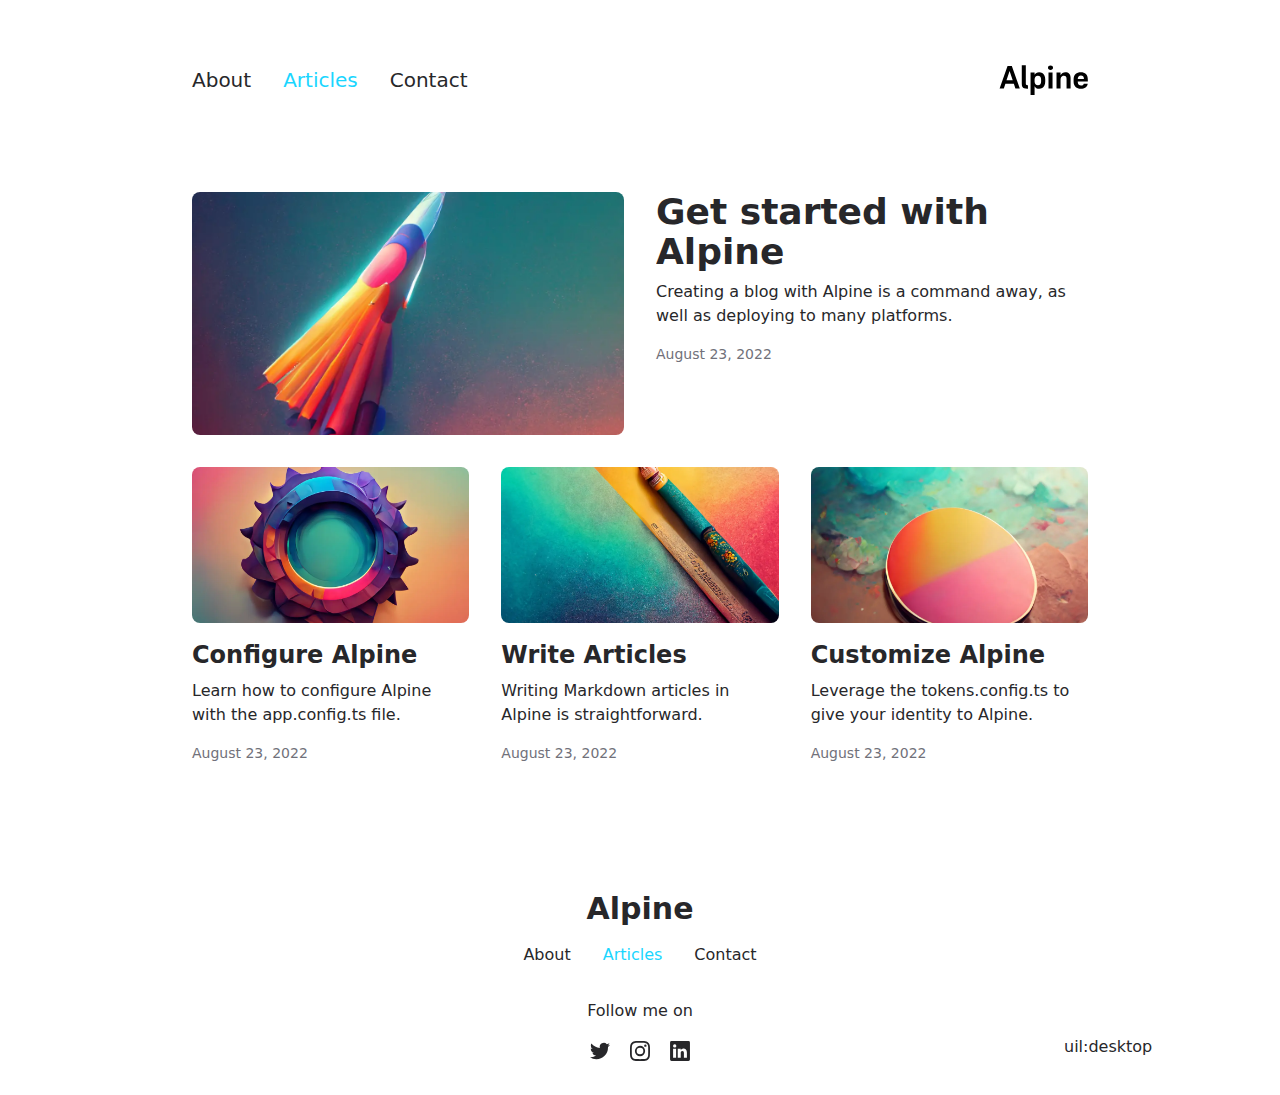
<file: articles/index.html>
<!DOCTYPE html>
<html lang="en">
<head><meta charset="utf-8">
<title>Articles</title>
<meta name="viewport" content="width=device-width, initial-scale=1">
<meta name="twitter:card" content="summary_large_image">
<meta name="description" content="The minimalist blog theme">
<meta property="og:description" content="The minimalist blog theme">
<meta property="og:image" content="/social-card-preview.png">
<meta property="og:image:width" content="400">
<meta property="og:image:height" content="300">
<meta property="og:image:alt" content="An image showcasing my project.">
<meta property="og:title" content="Articles"><link rel="preload" as="fetch" crossorigin="anonymous" href="/articles/_payload.json"><style id="pinceau-theme">@media { :root {--pinceau-mq: initial; --alpine-readableLine: 68ch;--alpine-backdrop-backgroundColor: #f4f4f5b3;--prose-code-inline-padding: 0.2rem 0.375rem 0.2rem 0.375rem;--prose-code-block-backdropFilter: contrast(1);--prose-code-block-border-style: solid;--prose-code-block-border-width: 1px;--prose-tbody-tr-borderBottom-style: dashed;--prose-tbody-tr-borderBottom-width: 1px;--prose-th-textAlign: inherit;--prose-thead-borderBottom-style: solid;--prose-thead-borderBottom-width: 1px;--prose-thead-border-style: solid;--prose-thead-border-width: 0px;--prose-table-textAlign: start;--prose-hr-width: 1px;--prose-hr-style: solid;--prose-li-listStylePosition: outside;--prose-ol-li-markerColor: currentColor;--prose-ol-paddingInlineStart: 21px;--prose-ol-listStyleType: decimal;--prose-ul-li-markerColor: currentColor;--prose-ul-paddingInlineStart: 21px;--prose-ul-listStyleType: disc;--prose-blockquote-border-style: solid;--prose-blockquote-border-width: 4px;--prose-blockquote-quotes: '201C' '201D' '2018' '2019';--prose-blockquote-paddingInlineStart: 24px;--prose-a-code-color-hover: currentColor;--prose-a-code-color-static: currentColor;--prose-a-hasCode-borderBottom: none;--prose-a-border-distance: 2px;--prose-a-border-color-hover: currentColor;--prose-a-border-color-static: currentColor;--prose-a-border-style-hover: solid;--prose-a-border-style-static: dashed;--prose-a-border-width: 1px;--prose-a-color-static: inherit;--prose-a-textDecoration: none;--prose-h6-margin: 3rem 0 2rem;--prose-h5-margin: 3rem 0 2rem;--prose-h4-margin: 3rem 0 2rem;--prose-h3-margin: 3rem 0 2rem;--prose-h2-margin: 3rem 0 2rem;--prose-h1-margin: 0 0 2rem;--prose-p-fontSize: 18px;--typography-lead-loose: 2;--typography-lead-relaxed: 1.625;--typography-lead-normal: 1.5;--typography-lead-snug: 1.375;--typography-lead-tight: 1.25;--typography-lead-none: 1;--typography-lead-10: 2.5rem;--typography-lead-9: 2.25rem;--typography-lead-8: 2rem;--typography-lead-7: 1.75rem;--typography-lead-6: 1.5rem;--typography-lead-5: 1.25rem;--typography-lead-4: 1rem;--typography-lead-3: .75rem;--typography-lead-2: .5rem;--typography-lead-1: .025rem;--typography-fontWeight-black: 900;--typography-fontWeight-extrabold: 800;--typography-fontWeight-bold: 700;--typography-fontWeight-semibold: 600;--typography-fontWeight-medium: 500;--typography-fontWeight-normal: 400;--typography-fontWeight-light: 300;--typography-fontWeight-extralight: 200;--typography-fontWeight-thin: 100;--typography-fontSize-9xl: 128px;--typography-fontSize-8xl: 96px;--typography-fontSize-7xl: 72px;--typography-fontSize-6xl: 60px;--typography-fontSize-5xl: 48px;--typography-fontSize-4xl: 36px;--typography-fontSize-3xl: 30px;--typography-fontSize-2xl: 24px;--typography-fontSize-xl: 20px;--typography-fontSize-lg: 18px;--typography-fontSize-base: 16px;--typography-fontSize-sm: 14px;--typography-fontSize-xs: 12px;--typography-letterSpacing-wide: 0.025em;--typography-letterSpacing-tight: -0.025em;--typography-verticalMargin-base: 24px;--typography-verticalMargin-sm: 16px;--elements-border-secondary-hover: [object Object];--elements-backdrop-background: #fffc;--elements-backdrop-filter: saturate(200%) blur(20px);--elements-container-maxWidth: 64rem;--lead-loose: 2;--lead-relaxed: 1.625;--lead-normal: 1.5;--lead-snug: 1.375;--lead-tight: 1.25;--lead-none: 1;--lead-10: 2.5rem;--lead-9: 2.25rem;--lead-8: 2rem;--lead-7: 1.75rem;--lead-6: 1.5rem;--lead-5: 1.25rem;--lead-4: 1rem;--lead-3: .75rem;--lead-2: .5rem;--lead-1: .025rem;--letterSpacing-widest: 0.1em;--letterSpacing-wider: 0.05em;--letterSpacing-wide: 0.025em;--letterSpacing-normal: 0em;--letterSpacing-tight: -0.025em;--letterSpacing-tighter: -0.05em;--fontSize-9xl: 8rem;--fontSize-8xl: 6rem;--fontSize-7xl: 4.5rem;--fontSize-6xl: 3.75rem;--fontSize-5xl: 3rem;--fontSize-4xl: 2.25rem;--fontSize-3xl: 1.875rem;--fontSize-2xl: 1.5rem;--fontSize-xl: 1.25rem;--fontSize-lg: 1.125rem;--fontSize-base: 1rem;--fontSize-sm: 0.875rem;--fontSize-xs: 0.75rem;--fontWeight-black: 900;--fontWeight-extrabold: 800;--fontWeight-bold: 700;--fontWeight-semibold: 600;--fontWeight-medium: 500;--fontWeight-normal: 400;--fontWeight-light: 300;--fontWeight-extralight: 200;--fontWeight-thin: 100;--font-mono: ui-monospace, SFMono-Regular, Menlo, Monaco, Consolas, Liberation Mono, Courier New, monospace;--font-serif: ui-serif, Georgia, Cambria, Times New Roman, Times, serif;--font-sans: ui-sans-serif, system-ui, -apple-system, BlinkMacSystemFont, Segoe UI, Roboto, Helvetica Neue, Arial, Noto Sans, sans-serif, Apple Color Emoji, Segoe UI Emoji, Segoe UI Symbol, Noto Color Emoji;--opacity-total: 1;--opacity-high: 0.8;--opacity-medium: 0.5;--opacity-soft: 0.3;--opacity-light: 0.15;--opacity-bright: 0.1;--opacity-noOpacity: 0;--borderWidth-lg: 3px;--borderWidth-md: 2px;--borderWidth-sm: 1px;--borderWidth-noBorder: 0;--space-rem-875: 0.875rem;--space-rem-625: 0.625rem;--space-rem-375: 0.375rem;--space-rem-125: 0.125rem;--space-px: 1px;--space-128: 32rem;--space-96: 24rem;--space-80: 20rem;--space-72: 18rem;--space-64: 16rem;--space-60: 15rem;--space-56: 14rem;--space-52: 13rem;--space-48: 12rem;--space-44: 11rem;--space-40: 10rem;--space-36: 9rem;--space-32: 8rem;--space-28: 7rem;--space-24: 6rem;--space-20: 5rem;--space-16: 4rem;--space-14: 3.5rem;--space-12: 3rem;--space-11: 2.75rem;--space-10: 2.5rem;--space-9: 2.25rem;--space-8: 2rem;--space-7: 1.75rem;--space-6: 1.5rem;--space-5: 1.25rem;--space-4: 1rem;--space-3: 0.75rem;--space-2: 0.5rem;--space-1: 0.25rem;--space-0: 0px;--size-full: 100%;--size-7xl: 80rem;--size-6xl: 72rem;--size-5xl: 64rem;--size-4xl: 56rem;--size-3xl: 48rem;--size-2xl: 42rem;--size-xl: 36rem;--size-lg: 32rem;--size-md: 28rem;--size-sm: 24rem;--size-xs: 20rem;--size-200: 200px;--size-104: 104px;--size-80: 80px;--size-64: 64px;--size-56: 56px;--size-48: 48px;--size-40: 40px;--size-32: 32px;--size-24: 24px;--size-20: 20px;--size-16: 16px;--size-12: 12px;--size-8: 8px;--size-6: 6px;--size-4: 4px;--size-2: 2px;--size-0: 0px;--radii-full: 9999px;--radii-3xl: 1.75rem;--radii-2xl: 1.5rem;--radii-xl: 1rem;--radii-lg: 0.75rem;--radii-md: 0.5rem;--radii-sm: 0.375rem;--radii-xs: 0.25rem;--radii-2xs: 0.125rem;--radii-none: 0px;--shadow-none: 0px 0px 0px 0px transparent;--shadow-lg: 0px 10px 15px -3px #000000, 0px 4px 6px -4px #000000;--shadow-md: 0px 4px 6px -1px #000000, 0px 2px 4px -2px #000000;--shadow-sm: 0px 1px 3px 0px #000000, 0px 1px 2px -1px #000000;--shadow-xs: 0px 1px 2px 0px #000000;--height-screen: 100vh;--width-screen: 100vw;--color-primary-900: #002e38;--color-primary-800: #005c70;--color-primary-700: #008aa9;--color-primary-600: #00b9e1;--color-primary-500: #1ad6ff;--color-primary-400: #40ddff;--color-primary-300: #66e4ff;--color-primary-200: #8deaff;--color-primary-100: #b3f1ff;--color-primary-50: #d9f8ff;--color-ruby-900: #380011;--color-ruby-800: #700021;--color-ruby-700: #a90032;--color-ruby-600: #e10043;--color-ruby-500: #ff1a5e;--color-ruby-400: #ff4079;--color-ruby-300: #ff6694;--color-ruby-200: #ff8dae;--color-ruby-100: #ffb3c9;--color-ruby-50: #ffd9e4;--color-pink-900: #380025;--color-pink-800: #70004b;--color-pink-700: #a90070;--color-pink-600: #e10095;--color-pink-500: #ff1ab2;--color-pink-400: #ff40bf;--color-pink-300: #ff66cc;--color-pink-200: #ff8dd8;--color-pink-100: #ffb3e5;--color-pink-50: #ffd9f2;--color-purple-900: #190038;--color-purple-800: #330070;--color-purple-700: #4c00a9;--color-purple-600: #6500e1;--color-purple-500: #811aff;--color-purple-400: #9640ff;--color-purple-300: #ab66ff;--color-purple-200: #c08dff;--color-purple-100: #d5b3ff;--color-purple-50: #ead9ff;--color-royalblue-900: #0b0531;--color-royalblue-800: #160a62;--color-royalblue-700: #211093;--color-royalblue-600: #2c15c4;--color-royalblue-500: #4127e8;--color-royalblue-400: #614bec;--color-royalblue-300: #806ff0;--color-royalblue-200: #a093f3;--color-royalblue-100: #c0b7f7;--color-royalblue-50: #dfdbfb;--color-indigoblue-900: #001238;--color-indigoblue-800: #002370;--color-indigoblue-700: #0035a9;--color-indigoblue-600: #0047e1;--color-indigoblue-500: #1a62ff;--color-indigoblue-400: #407cff;--color-indigoblue-300: #6696ff;--color-indigoblue-200: #8db0ff;--color-indigoblue-100: #b3cbff;--color-indigoblue-50: #d9e5ff;--color-blue-900: #002438;--color-blue-800: #004870;--color-blue-700: #006ca9;--color-blue-600: #0090e1;--color-blue-500: #1aadff;--color-blue-400: #40bbff;--color-blue-300: #66c8ff;--color-blue-200: #8dd6ff;--color-blue-100: #b3e4ff;--color-blue-50: #d9f1ff;--color-lightblue-900: #002e38;--color-lightblue-800: #005c70;--color-lightblue-700: #008aa9;--color-lightblue-600: #00b9e1;--color-lightblue-500: #1ad6ff;--color-lightblue-400: #40ddff;--color-lightblue-300: #66e4ff;--color-lightblue-200: #8deaff;--color-lightblue-100: #b3f1ff;--color-lightblue-50: #d9f8ff;--color-teal-900: #062a28;--color-teal-800: #0b544f;--color-teal-700: #117d77;--color-teal-600: #16a79e;--color-teal-500: #1cd1c6;--color-teal-400: #36e4da;--color-teal-300: #5fe9e1;--color-teal-200: #87efe9;--color-teal-100: #aff4f0;--color-teal-50: #d7faf8;--color-pear-900: #2a2b09;--color-pear-800: #545512;--color-pear-700: #7e801b;--color-pear-600: #a8aa24;--color-pear-500: #d0d32f;--color-pear-400: #d8da52;--color-pear-300: #e0e274;--color-pear-200: #e8e997;--color-pear-100: #eff0ba;--color-pear-50: #f7f8dc;--color-red-900: #380300;--color-red-800: #700700;--color-red-700: #a90a00;--color-red-600: #e10e00;--color-red-500: #ff281a;--color-red-400: #ff4c40;--color-red-300: #ff7066;--color-red-200: #ff948d;--color-red-100: #ffb7b3;--color-red-50: #ffdbd9;--color-orange-900: #381800;--color-orange-800: #702f00;--color-orange-700: #a94700;--color-orange-600: #e15e00;--color-orange-500: #ff7a1a;--color-orange-400: #ff9040;--color-orange-300: #ffa666;--color-orange-200: #ffbd8d;--color-orange-100: #ffd3b3;--color-orange-50: #ffe9d9;--color-yellow-900: #362b03;--color-yellow-800: #6d5605;--color-yellow-700: #a38108;--color-yellow-600: #daac0a;--color-yellow-500: #f5c828;--color-yellow-400: #f7d14c;--color-yellow-300: #f8da70;--color-yellow-200: #fae393;--color-yellow-100: #fcedb7;--color-yellow-50: #fdf6db;--color-green-900: #003f25;--color-green-800: #005e38;--color-green-700: #007e4a;--color-green-600: #009d5d;--color-green-500: #00bd6f;--color-green-400: #00dc82;--color-green-300: #30ffaa;--color-green-200: #83ffcc;--color-green-100: #acffdd;--color-green-50: #d6ffee;--color-gray-900: #18181B;--color-gray-800: #27272A;--color-gray-700: #3f3f46;--color-gray-600: #52525B;--color-gray-500: #71717A;--color-gray-400: #a1a1aa;--color-gray-300: #D4d4d8;--color-gray-200: #e4e4e7;--color-gray-100: #f4f4f5;--color-gray-50: #fafafa;--color-black: #0c0c0d;--color-white: #FFFFFF;--media-portrait: only screen and (orientation: portrait);--media-landscape: only screen and (orientation: landscape);--media-rm: (prefers-reduced-motion: reduce);--media-2xl: (min-width: 1536px);--media-xl: (min-width: 1280px);--media-lg: (min-width: 1024px);--media-md: (min-width: 768px);--media-sm: (min-width: 640px);--media-xs: (min-width: 475px);--alpine-body-color: var(--color-gray-800);--alpine-body-backgroundColor: var(--color-white);--prose-code-inline-fontWeight: var(--typography-fontWeight-normal);--prose-code-inline-fontSize: var(--typography-fontSize-sm);--prose-code-inline-borderRadius: var(--radii-xs);--prose-code-block-pre-padding: var(--typography-verticalMargin-sm);--prose-code-block-margin: var(--typography-verticalMargin-base) 0;--prose-code-block-fontSize: var(--typography-fontSize-sm);--prose-tbody-code-inline-fontSize: var(--typography-fontSize-sm);--prose-tbody-td-padding: var(--typography-verticalMargin-sm);--prose-th-fontWeight: var(--typography-fontWeight-semibold);--prose-th-padding: 0 var(--typography-verticalMargin-sm) var(--typography-verticalMargin-sm) var(--typography-verticalMargin-sm);--prose-table-lineHeight: var(--typography-lead-6);--prose-table-fontSize: var(--typography-fontSize-sm);--prose-table-margin: var(--typography-verticalMargin-base) 0;--prose-hr-margin: var(--typography-verticalMargin-base) 0;--prose-li-margin: var(--typography-verticalMargin-sm) 0;--prose-ol-margin: var(--typography-verticalMargin-base) 0;--prose-ul-margin: var(--typography-verticalMargin-base) 0;--prose-blockquote-margin: var(--typography-verticalMargin-base) 0;--prose-a-code-border-style: var(--prose-a-border-style-static);--prose-a-code-border-width: var(--prose-a-border-width);--prose-a-fontWeight: var(--typography-fontWeight-medium);--prose-img-margin: var(--typography-verticalMargin-base) 0;--prose-strong-fontWeight: var(--typography-fontWeight-semibold);--prose-h6-iconSize: var(--typography-fontSize-base);--prose-h6-fontWeight: var(--typography-fontWeight-semibold);--prose-h6-lineHeight: var(--typography-lead-normal);--prose-h6-fontSize: var(--typography-fontSize-lg);--prose-h5-iconSize: var(--typography-fontSize-lg);--prose-h5-fontWeight: var(--typography-fontWeight-semibold);--prose-h5-lineHeight: var(--typography-lead-snug);--prose-h5-fontSize: var(--typography-fontSize-xl);--prose-h4-iconSize: var(--typography-fontSize-lg);--prose-h4-letterSpacing: var(--typography-letterSpacing-tight);--prose-h4-fontWeight: var(--typography-fontWeight-semibold);--prose-h4-lineHeight: var(--typography-lead-snug);--prose-h4-fontSize: var(--typography-fontSize-2xl);--prose-h3-iconSize: var(--typography-fontSize-xl);--prose-h3-letterSpacing: var(--typography-letterSpacing-tight);--prose-h3-fontWeight: var(--typography-fontWeight-semibold);--prose-h3-lineHeight: var(--typography-lead-snug);--prose-h3-fontSize: var(--typography-fontSize-3xl);--prose-h2-iconSize: var(--typography-fontSize-2xl);--prose-h2-letterSpacing: var(--typography-letterSpacing-tight);--prose-h2-fontWeight: var(--typography-fontWeight-semibold);--prose-h2-lineHeight: var(--typography-lead-tight);--prose-h2-fontSize: var(--typography-fontSize-4xl);--prose-h1-iconSize: var(--typography-fontSize-3xl);--prose-h1-letterSpacing: var(--typography-letterSpacing-tight);--prose-h1-fontWeight: var(--typography-fontWeight-bold);--prose-h1-lineHeight: var(--typography-lead-tight);--prose-h1-fontSize: var(--typography-fontSize-5xl);--prose-p-br-margin: var(--typography-verticalMargin-base) 0 0 0;--prose-p-margin: var(--typography-verticalMargin-base) 0;--prose-p-lineHeight: var(--typography-lead-normal);--typography-color-primary-900: var(--color-primary-900);--typography-color-primary-800: var(--color-primary-800);--typography-color-primary-700: var(--color-primary-700);--typography-color-primary-600: var(--color-primary-600);--typography-color-primary-500: var(--color-primary-500);--typography-color-primary-400: var(--color-primary-400);--typography-color-primary-300: var(--color-primary-300);--typography-color-primary-200: var(--color-primary-200);--typography-color-primary-100: var(--color-primary-100);--typography-color-primary-50: var(--color-primary-50);--typography-font-code: var(--font-mono);--typography-font-body: var(--font-sans);--typography-font-display: var(--font-sans);--typography-body-backgroundColor: var(--color-white);--typography-body-color: var(--color-black);--elements-state-danger-borderColor-secondary: var(--color-red-200);--elements-state-danger-borderColor-primary: var(--color-red-100);--elements-state-danger-backgroundColor-secondary: var(--color-red-100);--elements-state-danger-backgroundColor-primary: var(--color-red-50);--elements-state-danger-color-secondary: var(--color-red-600);--elements-state-danger-color-primary: var(--color-red-500);--elements-state-warning-borderColor-secondary: var(--color-yellow-200);--elements-state-warning-borderColor-primary: var(--color-yellow-100);--elements-state-warning-backgroundColor-secondary: var(--color-yellow-100);--elements-state-warning-backgroundColor-primary: var(--color-yellow-50);--elements-state-warning-color-secondary: var(--color-yellow-700);--elements-state-warning-color-primary: var(--color-yellow-600);--elements-state-success-borderColor-secondary: var(--color-green-200);--elements-state-success-borderColor-primary: var(--color-green-100);--elements-state-success-backgroundColor-secondary: var(--color-green-100);--elements-state-success-backgroundColor-primary: var(--color-green-50);--elements-state-success-color-secondary: var(--color-green-600);--elements-state-success-color-primary: var(--color-green-500);--elements-state-info-borderColor-secondary: var(--color-blue-200);--elements-state-info-borderColor-primary: var(--color-blue-100);--elements-state-info-backgroundColor-secondary: var(--color-blue-100);--elements-state-info-backgroundColor-primary: var(--color-blue-50);--elements-state-info-color-secondary: var(--color-blue-600);--elements-state-info-color-primary: var(--color-blue-500);--elements-state-primary-borderColor-secondary: var(--color-primary-200);--elements-state-primary-borderColor-primary: var(--color-primary-100);--elements-state-primary-backgroundColor-secondary: var(--color-primary-100);--elements-state-primary-backgroundColor-primary: var(--color-primary-50);--elements-state-primary-color-secondary: var(--color-primary-700);--elements-state-primary-color-primary: var(--color-primary-600);--elements-surface-secondary-backgroundColor: var(--color-gray-200);--elements-surface-primary-backgroundColor: var(--color-gray-100);--elements-surface-background-base: var(--color-gray-100);--elements-border-secondary-static: var(--color-gray-200);--elements-border-primary-hover: var(--color-gray-200);--elements-border-primary-static: var(--color-gray-100);--elements-container-padding-md: var(--space-16);--elements-container-padding-sm: var(--space-12);--elements-container-padding-xs: var(--space-8);--elements-container-padding-mobile: var(--space-6);--elements-text-secondary-color-hover: var(--color-gray-700);--elements-text-secondary-color-static: var(--color-gray-500);--elements-text-primary-color-static: var(--color-gray-900);--text-6xl-lineHeight: var(--lead-none);--text-6xl-fontSize: var(--fontSize-6xl);--text-5xl-lineHeight: var(--lead-none);--text-5xl-fontSize: var(--fontSize-5xl);--text-4xl-lineHeight: var(--lead-10);--text-4xl-fontSize: var(--fontSize-4xl);--text-3xl-lineHeight: var(--lead-9);--text-3xl-fontSize: var(--fontSize-3xl);--text-2xl-lineHeight: var(--lead-8);--text-2xl-fontSize: var(--fontSize-2xl);--text-xl-lineHeight: var(--lead-7);--text-xl-fontSize: var(--fontSize-xl);--text-lg-lineHeight: var(--lead-7);--text-lg-fontSize: var(--fontSize-lg);--text-base-lineHeight: var(--lead-6);--text-base-fontSize: var(--fontSize-base);--text-sm-lineHeight: var(--lead-5);--text-sm-fontSize: var(--fontSize-sm);--text-xs-lineHeight: var(--lead-4);--text-xs-fontSize: var(--fontSize-xs);--shadow-2xl: 0px 25px 50px -12px var(--color-gray-900);--shadow-xl: 0px 20px 25px -5px var(--color-gray-400), 0px 8px 10px -6px #000000;--color-secondary-900: var(--color-gray-900);--color-secondary-800: var(--color-gray-800);--color-secondary-700: var(--color-gray-700);--color-secondary-600: var(--color-gray-600);--color-secondary-500: var(--color-gray-500);--color-secondary-400: var(--color-gray-400);--color-secondary-300: var(--color-gray-300);--color-secondary-200: var(--color-gray-200);--color-secondary-100: var(--color-gray-100);--color-secondary-50: var(--color-gray-50);--prose-a-code-background-hover: var(--typography-color-primary-50);--prose-a-code-border-color-hover: var(--typography-color-primary-500);--prose-a-color-hover: var(--typography-color-primary-500);--typography-color-secondary-900: var(--color-secondary-900);--typography-color-secondary-800: var(--color-secondary-800);--typography-color-secondary-700: var(--color-secondary-700);--typography-color-secondary-600: var(--color-secondary-600);--typography-color-secondary-500: var(--color-secondary-500);--typography-color-secondary-400: var(--color-secondary-400);--typography-color-secondary-300: var(--color-secondary-300);--typography-color-secondary-200: var(--color-secondary-200);--typography-color-secondary-100: var(--color-secondary-100);--typography-color-secondary-50: var(--color-secondary-50);--prose-code-inline-backgroundColor: var(--typography-color-secondary-100);--prose-code-inline-color: var(--typography-color-secondary-700);--prose-code-block-backgroundColor: var(--typography-color-secondary-100);--prose-code-block-color: var(--typography-color-secondary-700);--prose-code-block-border-color: var(--typography-color-secondary-200);--prose-tbody-tr-borderBottom-color: var(--typography-color-secondary-200);--prose-th-color: var(--typography-color-secondary-600);--prose-thead-borderBottom-color: var(--typography-color-secondary-200);--prose-thead-border-color: var(--typography-color-secondary-300);--prose-hr-color: var(--typography-color-secondary-200);--prose-blockquote-border-color: var(--typography-color-secondary-200);--prose-blockquote-color: var(--typography-color-secondary-500);--prose-a-code-border-color-static: var(--typography-color-secondary-400); } }@media { :root.dark {--pinceau-mq: dark; --alpine-backdrop-backgroundColor: #18181bb3;--prose-code-block-backdropFilter: contrast(1);--prose-ol-li-markerColor: currentColor;--prose-ul-li-markerColor: currentColor;--prose-a-code-color-hover: currentColor;--prose-a-code-color-static: currentColor;--prose-a-border-color-hover: currentColor;--prose-a-border-color-static: currentColor;--prose-a-color-static: inherit;--elements-backdrop-background: #0c0d0ccc;--alpine-body-color: var(--color-gray-200);--alpine-body-backgroundColor: var(--color-black);--typography-body-backgroundColor: var(--color-black);--typography-body-color: var(--color-white);--elements-state-danger-borderColor-secondary: var(--color-red-700);--elements-state-danger-borderColor-primary: var(--color-red-800);--elements-state-danger-backgroundColor-secondary: var(--color-red-800);--elements-state-danger-backgroundColor-primary: var(--color-red-900);--elements-state-danger-color-secondary: var(--color-red-200);--elements-state-danger-color-primary: var(--color-red-300);--elements-state-warning-borderColor-secondary: var(--color-yellow-700);--elements-state-warning-borderColor-primary: var(--color-yellow-800);--elements-state-warning-backgroundColor-secondary: var(--color-yellow-800);--elements-state-warning-backgroundColor-primary: var(--color-yellow-900);--elements-state-warning-color-secondary: var(--color-yellow-200);--elements-state-warning-color-primary: var(--color-yellow-400);--elements-state-success-borderColor-secondary: var(--color-green-700);--elements-state-success-borderColor-primary: var(--color-green-800);--elements-state-success-backgroundColor-secondary: var(--color-green-800);--elements-state-success-backgroundColor-primary: var(--color-green-900);--elements-state-success-color-secondary: var(--color-green-200);--elements-state-success-color-primary: var(--color-green-400);--elements-state-info-borderColor-secondary: var(--color-blue-700);--elements-state-info-borderColor-primary: var(--color-blue-800);--elements-state-info-backgroundColor-secondary: var(--color-blue-800);--elements-state-info-backgroundColor-primary: var(--color-blue-900);--elements-state-info-color-secondary: var(--color-blue-200);--elements-state-info-color-primary: var(--color-blue-400);--elements-state-primary-borderColor-secondary: var(--color-primary-700);--elements-state-primary-borderColor-primary: var(--color-primary-800);--elements-state-primary-backgroundColor-secondary: var(--color-primary-800);--elements-state-primary-backgroundColor-primary: var(--color-primary-900);--elements-state-primary-color-secondary: var(--color-primary-200);--elements-state-primary-color-primary: var(--color-primary-400);--elements-surface-secondary-backgroundColor: var(--color-gray-800);--elements-surface-primary-backgroundColor: var(--color-gray-900);--elements-surface-background-base: var(--color-gray-900);--elements-border-secondary-static: var(--color-gray-800);--elements-border-primary-hover: var(--color-gray-800);--elements-border-primary-static: var(--color-gray-900);--elements-text-secondary-color-hover: var(--color-gray-200);--elements-text-secondary-color-static: var(--color-gray-400);--elements-text-primary-color-static: var(--color-gray-50);--prose-a-code-background-hover: var(--typography-color-primary-900);--prose-a-code-border-color-hover: var(--typography-color-primary-600);--prose-a-color-hover: var(--typography-color-primary-400);--prose-code-inline-backgroundColor: var(--typography-color-secondary-800);--prose-code-inline-color: var(--typography-color-secondary-200);--prose-code-block-backgroundColor: var(--typography-color-secondary-900);--prose-code-block-color: var(--typography-color-secondary-200);--prose-code-block-border-color: var(--typography-color-secondary-800);--prose-tbody-tr-borderBottom-color: var(--typography-color-secondary-800);--prose-th-color: var(--typography-color-secondary-400);--prose-thead-borderBottom-color: var(--typography-color-secondary-800);--prose-thead-border-color: var(--typography-color-secondary-600);--prose-hr-color: var(--typography-color-secondary-800);--prose-blockquote-border-color: var(--typography-color-secondary-700);--prose-blockquote-color: var(--typography-color-secondary-400);--prose-a-code-border-color-static: var(--typography-color-secondary-600); } }</style><style id="pinceau-runtime-hydratable">@media{.phy[--]{--puid:LS6foc-v;}.pv-f-ztqY{max-width:var(--elements-container-maxWidth);padding-left:var(--elements-container-padding-mobile);padding-right:var(--elements-container-padding-mobile);}@media (min-width: 475px){.pv-f-ztqY{padding-left:var(--elements-container-padding-xs);padding-right:var(--elements-container-padding-xs);}}@media (min-width: 640px){.pv-f-ztqY{padding-left:var(--elements-container-padding-sm);padding-right:var(--elements-container-padding-sm);}}@media (min-width: 768px){.pv-f-ztqY{padding-left:var(--elements-container-padding-md);padding-right:var(--elements-container-padding-md);}}} </style><link rel="modulepreload" as="script" crossorigin href="/_nuxt/entry.087acca2.js"><link rel="preload" as="style" href="/_nuxt/entry.2b709d1c.css"><link rel="modulepreload" as="script" crossorigin href="/_nuxt/NuxtImg.f93beaf5.js"><link rel="modulepreload" as="script" crossorigin href="/_nuxt/document-driven.d41f32f4.js"><link rel="modulepreload" as="script" crossorigin href="/_nuxt/DocumentDrivenEmpty.b164e265.js"><link rel="modulepreload" as="script" crossorigin href="/_nuxt/ContentRenderer.288f48d2.js"><link rel="modulepreload" as="script" crossorigin href="/_nuxt/ContentRendererMarkdown.8aadd7ac.js"><link rel="modulepreload" as="script" crossorigin href="/_nuxt/DocumentDrivenNotFound.c9d8acd5.js"><link rel="preload" as="style" href="/_nuxt/DocumentDrivenNotFound.aa939160.css"><link rel="modulepreload" as="script" crossorigin href="/_nuxt/page.d63d601e.js"><link rel="modulepreload" as="script" crossorigin href="/_nuxt/ArticlesList.c713c415.js"><link rel="preload" as="style" href="/_nuxt/ArticlesList.e80b7ae7.css"><link rel="modulepreload" as="script" crossorigin href="/_nuxt/ArticlesListItem.11953e4e.js"><link rel="preload" as="style" href="/_nuxt/ArticlesListItem.ad08ebb7.css"><link rel="modulepreload" as="script" crossorigin href="/_nuxt/date.824a539b.js"><link rel="modulepreload" as="script" crossorigin href="/_nuxt/ProseA.49a6e621.js"><link rel="preload" as="style" href="/_nuxt/ProseA.baee409d.css"><link rel="modulepreload" as="script" crossorigin href="/_nuxt/ProseCodeInline.9369adcc.js"><link rel="preload" as="style" href="/_nuxt/ProseCodeInline.873c7ac7.css"><link rel="modulepreload" as="script" crossorigin href="/_nuxt/asyncData.33a478d1.js"><link rel="prefetch" as="style" href="/_nuxt/article.06aa1a19.css"><link rel="prefetch" as="script" crossorigin href="/_nuxt/article.9cc7c12f.js"><link rel="prefetch" as="script" crossorigin href="/_nuxt/default.3edde738.js"><link rel="prefetch" as="script" crossorigin href="/_nuxt/client-db.df5915a1.js"><link rel="prefetch" as="script" crossorigin href="/_nuxt/debug.daa4656d.js"><link rel="prefetch" as="style" href="/_nuxt/useStudio.a92b5f33.css"><link rel="prefetch" as="script" crossorigin href="/_nuxt/useStudio.a6c77cdc.js"><link rel="prefetch" as="style" href="/_nuxt/error-404.7910d5ca.css"><link rel="prefetch" as="script" crossorigin href="/_nuxt/error-404.27f7be10.js"><link rel="prefetch" as="style" href="/_nuxt/error-500.1db01289.css"><link rel="prefetch" as="script" crossorigin href="/_nuxt/error-500.722c6f3b.js"><link rel="stylesheet" href="/_nuxt/entry.2b709d1c.css"><link rel="stylesheet" href="/_nuxt/DocumentDrivenNotFound.aa939160.css"><link rel="stylesheet" href="/_nuxt/ArticlesList.e80b7ae7.css"><link rel="stylesheet" href="/_nuxt/ArticlesListItem.ad08ebb7.css"><link rel="stylesheet" href="/_nuxt/ProseA.baee409d.css"><link rel="stylesheet" href="/_nuxt/ProseCodeInline.873c7ac7.css"><script>"use strict";(()=>{const a=window,e=document.documentElement,m=["dark","light"],c=window.localStorage.getItem("nuxt-color-mode")||"system";let n=c==="system"?f():c;const l=e.getAttribute("data-color-mode-forced");l&&(n=l),i(n),a["__NUXT_COLOR_MODE__"]={preference:c,value:n,getColorScheme:f,addColorScheme:i,removeColorScheme:d};function i(o){const t=""+o+"",s="";e.classList?e.classList.add(t):e.className+=" "+t,s&&e.setAttribute("data-"+s,o)}function d(o){const t=""+o+"",s="";e.classList?e.classList.remove(t):e.className=e.className.replace(new RegExp(t,"g"),""),s&&e.removeAttribute("data-"+s)}function r(o){return a.matchMedia("(prefers-color-scheme"+o+")")}function f(){if(a.matchMedia&&r("").media!=="not all"){for(const o of m)if(r(":"+o).matches)return o}return"light"}})();
</script></head>
<body ><div id="__nuxt"><div class="container pv-f-ztqY pc-LS6foc app-layout" data-v-93c22c3b data-v-6d327d86><!--[--><div class="nuxt-progress" style="width:0%;height:3px;opacity:0;background-size:Infinity% auto;" data-v-93c22c3b></div><header class="right" data-v-93c22c3b data-v-ebfd1e7c><div class="menu" data-v-ebfd1e7c><button aria-label="Navigation Menu" data-v-ebfd1e7c><svg width="24" height="24" viewBox="0 0 68 68" fill="currentColor" xmlns="http://www.w3.org/2000/svg" data-v-ebfd1e7c><path d="M8 34C8 32.1362 8 31.2044 8.30448 30.4693C8.71046 29.4892 9.48915 28.7105 10.4693 28.3045C11.2044 28 12.1362 28 14 28C15.8638 28 16.7956 28 17.5307 28.3045C18.5108 28.7105 19.2895 29.4892 19.6955 30.4693C20 31.2044 20 32.1362 20 34C20 35.8638 20 36.7956 19.6955 37.5307C19.2895 38.5108 18.5108 39.2895 17.5307 39.6955C16.7956 40 15.8638 40 14 40C12.1362 40 11.2044 40 10.4693 39.6955C9.48915 39.2895 8.71046 38.5108 8.30448 37.5307C8 36.7956 8 35.8638 8 34Z" data-v-ebfd1e7c></path><path d="M28 34C28 32.1362 28 31.2044 28.3045 30.4693C28.7105 29.4892 29.4892 28.7105 30.4693 28.3045C31.2044 28 32.1362 28 34 28C35.8638 28 36.7956 28 37.5307 28.3045C38.5108 28.7105 39.2895 29.4892 39.6955 30.4693C40 31.2044 40 32.1362 40 34C40 35.8638 40 36.7956 39.6955 37.5307C39.2895 38.5108 38.5108 39.2895 37.5307 39.6955C36.7956 40 35.8638 40 34 40C32.1362 40 31.2044 40 30.4693 39.6955C29.4892 39.2895 28.7105 38.5108 28.3045 37.5307C28 36.7956 28 35.8638 28 34Z" data-v-ebfd1e7c></path><path d="M48 34C48 32.1362 48 31.2044 48.3045 30.4693C48.7105 29.4892 49.4892 28.7105 50.4693 28.3045C51.2044 28 52.1362 28 54 28C55.8638 28 56.7956 28 57.5307 28.3045C58.5108 28.7105 59.2895 29.4892 59.6955 30.4693C60 31.2044 60 32.1362 60 34C60 35.8638 60 36.7956 59.6955 37.5307C59.2895 38.5108 58.5108 39.2895 57.5307 39.6955C56.7956 40 55.8638 40 54 40C52.1362 40 51.2044 40 50.4693 39.6955C49.4892 39.2895 48.7105 38.5108 48.3045 37.5307C48 36.7956 48 35.8638 48 34Z" data-v-ebfd1e7c></path></svg></button></div><div class="overlay" data-v-ebfd1e7c><nav data-v-ebfd1e7c data-v-47e45ff0><ul data-v-47e45ff0><!--[--><li data-v-47e45ff0><a href="/" class="" data-v-47e45ff0><span class="underline-fx" data-v-47e45ff0></span> About</a></li><li data-v-47e45ff0><a aria-current="page" href="/articles" class="router-link-active router-link-exact-active" data-v-47e45ff0><span class="underline-fx" data-v-47e45ff0></span> Articles</a></li><li data-v-47e45ff0><a href="/contact" class="" data-v-47e45ff0><span class="underline-fx" data-v-47e45ff0></span> Contact</a></li><!--]--></ul></nav></div><div class="logo" data-v-ebfd1e7c><a href="/" class="" data-v-ebfd1e7c><img src="/logo-dark.svg" class="dark-img" alt="alpine" width="89" height="31" data-v-ebfd1e7c><img src="/logo.svg" class="light-img" alt="alpine" width="89" height="31" data-v-ebfd1e7c></a></div><div class="main-nav" data-v-ebfd1e7c><nav data-v-ebfd1e7c data-v-47e45ff0><ul data-v-47e45ff0><!--[--><li data-v-47e45ff0><a href="/" class="" data-v-47e45ff0><span class="underline-fx" data-v-47e45ff0></span> About</a></li><li data-v-47e45ff0><a aria-current="page" href="/articles" class="router-link-active router-link-exact-active" data-v-47e45ff0><span class="underline-fx" data-v-47e45ff0></span> Articles</a></li><li data-v-47e45ff0><a href="/contact" class="" data-v-47e45ff0><span class="underline-fx" data-v-47e45ff0></span> Contact</a></li><!--]--></ul></nav></div></header><!--[--><div class="document-driven-page"><main><!--[--><div><div class="articles-list" data-v-685376b2><div class="featured" data-v-685376b2><article class="featured" data-v-685376b2 data-v-d0dd2caf><div class="image" data-v-d0dd2caf><!----><a href="/articles/get-started" class="" data-v-d0dd2caf><img src="/articles/get-started.webp" alt="Get started with Alpine" width="16" height="9" data-v-d0dd2caf></a></div><div class="content" data-v-d0dd2caf><a href="/articles/get-started" class="headline" data-v-d0dd2caf><h1 data-v-d0dd2caf>Get started with Alpine</h1></a><p class="description" data-v-d0dd2caf>Creating a blog with Alpine is a command away, as well as deploying to many platforms.</p><time data-v-d0dd2caf>August 23, 2022</time></div></article></div><div class="layout" data-v-685376b2><!--[--><article class="" data-v-685376b2 data-v-d0dd2caf><div class="image" data-v-d0dd2caf><!----><a href="/articles/configure" class="" data-v-d0dd2caf><img src="/articles/configure-alpine.webp" alt="Configure Alpine" width="16" height="9" data-v-d0dd2caf></a></div><div class="content" data-v-d0dd2caf><a href="/articles/configure" class="headline" data-v-d0dd2caf><h1 data-v-d0dd2caf>Configure Alpine</h1></a><p class="description" data-v-d0dd2caf>Learn how to configure Alpine with the app.config.ts file.</p><time data-v-d0dd2caf>August 23, 2022</time></div></article><article class="" data-v-685376b2 data-v-d0dd2caf><div class="image" data-v-d0dd2caf><!----><a href="/articles/write-articles" class="" data-v-d0dd2caf><img src="/articles/write-articles.webp" alt="Write Articles" width="16" height="9" data-v-d0dd2caf></a></div><div class="content" data-v-d0dd2caf><a href="/articles/write-articles" class="headline" data-v-d0dd2caf><h1 data-v-d0dd2caf>Write Articles</h1></a><p class="description" data-v-d0dd2caf>Writing Markdown articles in Alpine is straightforward.</p><time data-v-d0dd2caf>August 23, 2022</time></div></article><article class="" data-v-685376b2 data-v-d0dd2caf><div class="image" data-v-d0dd2caf><!----><a href="/articles/design-tokens" class="" data-v-d0dd2caf><img src="/articles/design-tokens.webp" alt="Customize Alpine" width="16" height="9" data-v-d0dd2caf></a></div><div class="content" data-v-d0dd2caf><a href="/articles/design-tokens" class="headline" data-v-d0dd2caf><h1 data-v-d0dd2caf>Customize Alpine</h1></a><p class="description" data-v-d0dd2caf>Leverage the tokens.config.ts to give your identity to Alpine.</p><time data-v-d0dd2caf>August 23, 2022</time></div></article><!--]--></div></div></div><!--]--></main></div><!--]--><footer class="center" data-v-93c22c3b data-v-d63b5c07><a href="https://www.github.com/nuxt-themes/alpine" rel="noopener noreferrer" class="credits" data-v-d63b5c07>Alpine</a><div class="navigation" data-v-d63b5c07><nav data-v-d63b5c07 data-v-47e45ff0><ul data-v-47e45ff0><!--[--><li data-v-47e45ff0><a href="/" class="" data-v-47e45ff0><span class="underline-fx" data-v-47e45ff0></span> About</a></li><li data-v-47e45ff0><a aria-current="page" href="/articles" class="router-link-active router-link-exact-active" data-v-47e45ff0><span class="underline-fx" data-v-47e45ff0></span> Articles</a></li><li data-v-47e45ff0><a href="/contact" class="" data-v-47e45ff0><span class="underline-fx" data-v-47e45ff0></span> Contact</a></li><!--]--></ul></nav></div><p class="message" data-v-d63b5c07>Follow me on</p><div class="icons" data-v-d63b5c07><div class="social" data-v-d63b5c07><!--[--><a href="https://twitter.com/nuxtlabs" rel="noopener noreferrer" target="_blank" title="nuxtlabs" aria-label="nuxtlabs" data-v-ddf2f94a><svg xmlns="http://www.w3.org/2000/svg" xmlns:xlink="http://www.w3.org/1999/xlink" aria-hidden="true" role="img" class="icon" data-v-ddf2f94a style="" width="1em" height="1em" viewBox="0 0 24 24" data-v-121c6e7d><path fill="currentColor" d="M22 5.8a8.49 8.49 0 0 1-2.36.64a4.13 4.13 0 0 0 1.81-2.27a8.21 8.21 0 0 1-2.61 1a4.1 4.1 0 0 0-7 3.74a11.64 11.64 0 0 1-8.45-4.29a4.16 4.16 0 0 0-.55 2.07a4.09 4.09 0 0 0 1.82 3.41a4.05 4.05 0 0 1-1.86-.51v.05a4.1 4.1 0 0 0 3.3 4a3.93 3.93 0 0 1-1.1.17a4.9 4.9 0 0 1-.77-.07a4.11 4.11 0 0 0 3.83 2.84A8.22 8.22 0 0 1 3 18.34a7.93 7.93 0 0 1-1-.06a11.57 11.57 0 0 0 6.29 1.85A11.59 11.59 0 0 0 20 8.45v-.53a8.43 8.43 0 0 0 2-2.12Z"/></svg></a><a href="https://instagram.com/atinuxt" rel="noopener noreferrer" target="_blank" title="atinuxt" aria-label="atinuxt" data-v-ddf2f94a><svg xmlns="http://www.w3.org/2000/svg" xmlns:xlink="http://www.w3.org/1999/xlink" aria-hidden="true" role="img" class="icon" data-v-ddf2f94a style="" width="1em" height="1em" viewBox="0 0 24 24" data-v-121c6e7d><path fill="currentColor" d="M17.34 5.46a1.2 1.2 0 1 0 1.2 1.2a1.2 1.2 0 0 0-1.2-1.2Zm4.6 2.42a7.59 7.59 0 0 0-.46-2.43a4.94 4.94 0 0 0-1.16-1.77a4.7 4.7 0 0 0-1.77-1.15a7.3 7.3 0 0 0-2.43-.47C15.06 2 14.72 2 12 2s-3.06 0-4.12.06a7.3 7.3 0 0 0-2.43.47a4.78 4.78 0 0 0-1.77 1.15a4.7 4.7 0 0 0-1.15 1.77a7.3 7.3 0 0 0-.47 2.43C2 8.94 2 9.28 2 12s0 3.06.06 4.12a7.3 7.3 0 0 0 .47 2.43a4.7 4.7 0 0 0 1.15 1.77a4.78 4.78 0 0 0 1.77 1.15a7.3 7.3 0 0 0 2.43.47C8.94 22 9.28 22 12 22s3.06 0 4.12-.06a7.3 7.3 0 0 0 2.43-.47a4.7 4.7 0 0 0 1.77-1.15a4.85 4.85 0 0 0 1.16-1.77a7.59 7.59 0 0 0 .46-2.43c0-1.06.06-1.4.06-4.12s0-3.06-.06-4.12ZM20.14 16a5.61 5.61 0 0 1-.34 1.86a3.06 3.06 0 0 1-.75 1.15a3.19 3.19 0 0 1-1.15.75a5.61 5.61 0 0 1-1.86.34c-1 .05-1.37.06-4 .06s-3 0-4-.06a5.73 5.73 0 0 1-1.94-.3a3.27 3.27 0 0 1-1.1-.75a3 3 0 0 1-.74-1.15a5.54 5.54 0 0 1-.4-1.9c0-1-.06-1.37-.06-4s0-3 .06-4a5.54 5.54 0 0 1 .35-1.9A3 3 0 0 1 5 5a3.14 3.14 0 0 1 1.1-.8A5.73 5.73 0 0 1 8 3.86c1 0 1.37-.06 4-.06s3 0 4 .06a5.61 5.61 0 0 1 1.86.34a3.06 3.06 0 0 1 1.19.8a3.06 3.06 0 0 1 .75 1.1a5.61 5.61 0 0 1 .34 1.9c.05 1 .06 1.37.06 4s-.01 3-.06 4ZM12 6.87A5.13 5.13 0 1 0 17.14 12A5.12 5.12 0 0 0 12 6.87Zm0 8.46A3.33 3.33 0 1 1 15.33 12A3.33 3.33 0 0 1 12 15.33Z"/></svg></a><a href="https://www.linkedin.com/company/nuxtlabs" rel="noopener noreferrer" target="_blank" title="LinkedIn" aria-label="LinkedIn" data-v-ddf2f94a><svg xmlns="http://www.w3.org/2000/svg" xmlns:xlink="http://www.w3.org/1999/xlink" aria-hidden="true" role="img" class="icon" data-v-ddf2f94a style="" width="1em" height="1em" viewBox="0 0 24 24" data-v-121c6e7d><path fill="currentColor" d="M20.47 2H3.53a1.45 1.45 0 0 0-1.47 1.43v17.14A1.45 1.45 0 0 0 3.53 22h16.94a1.45 1.45 0 0 0 1.47-1.43V3.43A1.45 1.45 0 0 0 20.47 2ZM8.09 18.74h-3v-9h3ZM6.59 8.48a1.56 1.56 0 1 1 0-3.12a1.57 1.57 0 1 1 0 3.12Zm12.32 10.26h-3v-4.83c0-1.21-.43-2-1.52-2A1.65 1.65 0 0 0 12.85 13a2 2 0 0 0-.1.73v5h-3v-9h3V11a3 3 0 0 1 2.71-1.5c2 0 3.45 1.29 3.45 4.06Z"/></svg></a><!--]--></div><div class="color-mode-switch" data-v-d63b5c07><button aria-label="Color Mode" data-v-d63b5c07 data-v-693a1e33><span data-v-693a1e33></span></button></div></div></footer><!--]--></div></div><script type="application/json" id="__NUXT_DATA__" data-ssr="true" data-src="/articles/_payload.json">[{"state":1,"_errors":79,"serverRendered":51,"path":7,"prerenderedAt":-1},["Reactive",2],{"$sdd-pages":3,"$sdd-surrounds":29,"$sdd-globals":47,"$scolor-mode":49,"$sdd-navigation":52,"$sicons":70},["ShallowRef",4],["ShallowReactive",5],{"/articles":6},{"_path":7,"_dir":8,"_draft":9,"_partial":9,"_locale":8,"_empty":9,"title":10,"description":8,"layout":11,"body":12,"_type":24,"_id":25,"_source":26,"_file":27,"_extension":28},"/articles","",false,"Articles","page",{"type":13,"children":14,"toc":21},"root",[15],{"type":16,"tag":17,"props":18,"children":20},"element","articles-list",{"path":19},"articles",[],{"title":8,"searchDepth":22,"depth":22,"links":23},2,[],"markdown","content:2.articles.md","content","2.articles.md","md",["ShallowRef",30],["ShallowReactive",31],{"/articles":32},[33,42],{"_path":34,"_dir":8,"_draft":9,"_partial":9,"_locale":8,"_empty":9,"title":35,"description":36,"layout":37,"head":38,"_type":24,"_id":40,"_source":26,"_file":41,"_extension":28},"/","About","An open source blog theme powered by Nuxt.","default",{"title":39},"Alpine","content:1.index.md","1.index.md",{"_path":43,"_dir":8,"_draft":9,"_partial":9,"_locale":8,"_empty":9,"title":44,"description":8,"layout":37,"_type":24,"_id":45,"_source":26,"_file":46,"_extension":28},"/contact","Contact","content:3.contact.md","3.contact.md",["ShallowRef",48],{},{"preference":50,"value":50,"unknown":51,"forced":9},"system",true,[53,54,69],{"title":35,"_path":34,"layout":37},{"title":10,"_path":7,"children":55,"layout":11},[56,60,63,66],{"title":57,"_path":58,"layout":59},"Get started with Alpine","/articles/get-started","article",{"title":61,"_path":62,"layout":59},"Configure Alpine","/articles/configure",{"title":64,"_path":65,"layout":59},"Write Articles","/articles/write-articles",{"title":67,"_path":68,"layout":59},"Customize Alpine","/articles/design-tokens",{"title":44,"_path":43,"layout":37},{"uil:twitter":71,"uil:instagram":75,"uil:linkedin":77},{"left":72,"top":72,"width":73,"height":73,"rotate":72,"vFlip":9,"hFlip":9,"body":74},0,24,"\u003Cpath fill=\"currentColor\" d=\"M22 5.8a8.49 8.49 0 0 1-2.36.64a4.13 4.13 0 0 0 1.81-2.27a8.21 8.21 0 0 1-2.61 1a4.1 4.1 0 0 0-7 3.74a11.64 11.64 0 0 1-8.45-4.29a4.16 4.16 0 0 0-.55 2.07a4.09 4.09 0 0 0 1.82 3.41a4.05 4.05 0 0 1-1.86-.51v.05a4.1 4.1 0 0 0 3.3 4a3.93 3.93 0 0 1-1.1.17a4.9 4.9 0 0 1-.77-.07a4.11 4.11 0 0 0 3.83 2.84A8.22 8.22 0 0 1 3 18.34a7.93 7.93 0 0 1-1-.06a11.57 11.57 0 0 0 6.29 1.85A11.59 11.59 0 0 0 20 8.45v-.53a8.43 8.43 0 0 0 2-2.12Z\"/>",{"left":72,"top":72,"width":73,"height":73,"rotate":72,"vFlip":9,"hFlip":9,"body":76},"\u003Cpath fill=\"currentColor\" d=\"M17.34 5.46a1.2 1.2 0 1 0 1.2 1.2a1.2 1.2 0 0 0-1.2-1.2Zm4.6 2.42a7.59 7.59 0 0 0-.46-2.43a4.94 4.94 0 0 0-1.16-1.77a4.7 4.7 0 0 0-1.77-1.15a7.3 7.3 0 0 0-2.43-.47C15.06 2 14.72 2 12 2s-3.06 0-4.12.06a7.3 7.3 0 0 0-2.43.47a4.78 4.78 0 0 0-1.77 1.15a4.7 4.7 0 0 0-1.15 1.77a7.3 7.3 0 0 0-.47 2.43C2 8.94 2 9.28 2 12s0 3.06.06 4.12a7.3 7.3 0 0 0 .47 2.43a4.7 4.7 0 0 0 1.15 1.77a4.78 4.78 0 0 0 1.77 1.15a7.3 7.3 0 0 0 2.43.47C8.94 22 9.28 22 12 22s3.06 0 4.12-.06a7.3 7.3 0 0 0 2.43-.47a4.7 4.7 0 0 0 1.77-1.15a4.85 4.85 0 0 0 1.16-1.77a7.59 7.59 0 0 0 .46-2.43c0-1.06.06-1.4.06-4.12s0-3.06-.06-4.12ZM20.14 16a5.61 5.61 0 0 1-.34 1.86a3.06 3.06 0 0 1-.75 1.15a3.19 3.19 0 0 1-1.15.75a5.61 5.61 0 0 1-1.86.34c-1 .05-1.37.06-4 .06s-3 0-4-.06a5.73 5.73 0 0 1-1.94-.3a3.27 3.27 0 0 1-1.1-.75a3 3 0 0 1-.74-1.15a5.54 5.54 0 0 1-.4-1.9c0-1-.06-1.37-.06-4s0-3 .06-4a5.54 5.54 0 0 1 .35-1.9A3 3 0 0 1 5 5a3.14 3.14 0 0 1 1.1-.8A5.73 5.73 0 0 1 8 3.86c1 0 1.37-.06 4-.06s3 0 4 .06a5.61 5.61 0 0 1 1.86.34a3.06 3.06 0 0 1 1.19.8a3.06 3.06 0 0 1 .75 1.1a5.61 5.61 0 0 1 .34 1.9c.05 1 .06 1.37.06 4s-.01 3-.06 4ZM12 6.87A5.13 5.13 0 1 0 17.14 12A5.12 5.12 0 0 0 12 6.87Zm0 8.46A3.33 3.33 0 1 1 15.33 12A3.33 3.33 0 0 1 12 15.33Z\"/>",{"left":72,"top":72,"width":73,"height":73,"rotate":72,"vFlip":9,"hFlip":9,"body":78},"\u003Cpath fill=\"currentColor\" d=\"M20.47 2H3.53a1.45 1.45 0 0 0-1.47 1.43v17.14A1.45 1.45 0 0 0 3.53 22h16.94a1.45 1.45 0 0 0 1.47-1.43V3.43A1.45 1.45 0 0 0 20.47 2ZM8.09 18.74h-3v-9h3ZM6.59 8.48a1.56 1.56 0 1 1 0-3.12a1.57 1.57 0 1 1 0 3.12Zm12.32 10.26h-3v-4.83c0-1.21-.43-2-1.52-2A1.65 1.65 0 0 0 12.85 13a2 2 0 0 0-.1.73v5h-3v-9h3V11a3 3 0 0 1 2.71-1.5c2 0 3.45 1.29 3.45 4.06Z\"/>",["Reactive",80],{"articles":81},null]</script><script>window.__NUXT__={};window.__NUXT__.config={public:{FORMSPREE_URL:"",plausible:{hashMode:false,trackLocalhost:false,domain:"",apiHost:"https://plausible.io",autoPageviews:true,autoOutboundTracking:false},studio:{apiURL:"https://api.nuxt.studio"},content:{locales:[],defaultLocale:"",integrity:1690879326721,experimental:{stripQueryParameters:false,clientDB:false},respectPathCase:false,api:{baseURL:"/api/_content"},navigation:{fields:["navTitle","layout"]},tags:{p:"prose-p",a:"prose-a",blockquote:"prose-blockquote","code-inline":"prose-code-inline",code:"prose-code",em:"prose-em",h1:"prose-h1",h2:"prose-h2",h3:"prose-h3",h4:"prose-h4",h5:"prose-h5",h6:"prose-h6",hr:"prose-hr",img:"prose-img",ul:"prose-ul",ol:"prose-ol",li:"prose-li",strong:"prose-strong",table:"prose-table",thead:"prose-thead",tbody:"prose-tbody",td:"prose-td",th:"prose-th",tr:"prose-tr"},highlight:{theme:{default:"github-light",dark:"github-dark"},preload:["json","js","ts","html","css","vue","diff","shell","markdown","yaml","bash","ini","c","cpp"]},wsUrl:"",documentDriven:{page:true,navigation:true,surround:true,globals:{},layoutFallbacks:["theme"],injectPage:true},host:"",trailingSlash:false,anchorLinks:{depth:4,exclude:[1]}}},app:{baseURL:"/",buildAssetsDir:"/_nuxt/",cdnURL:""}}</script><script type="module" src="/_nuxt/entry.087acca2.js" crossorigin></script></body>
</html>
</file>
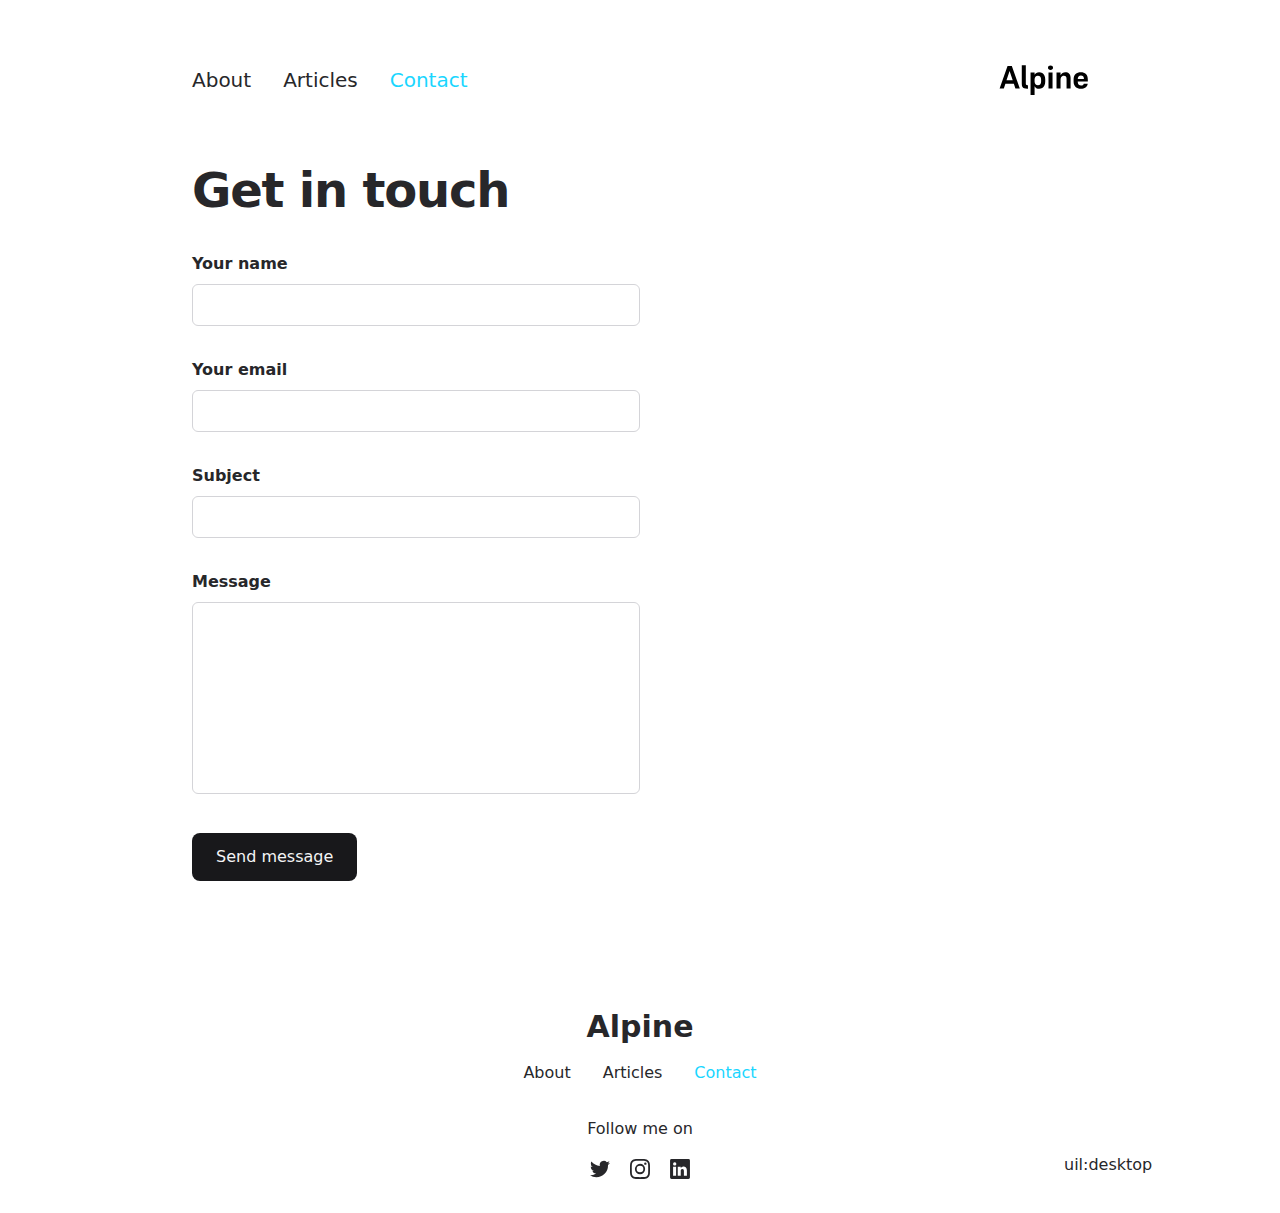
<file: contact/index.html>
<!DOCTYPE html>
<html lang="en">
<head><meta charset="utf-8">
<title>Contact</title>
<meta name="viewport" content="width=device-width, initial-scale=1">
<meta name="twitter:card" content="summary_large_image">
<meta name="description" content="The minimalist blog theme">
<meta property="og:description" content="The minimalist blog theme">
<meta property="og:image" content="/social-card-preview.png">
<meta property="og:image:width" content="400">
<meta property="og:image:height" content="300">
<meta property="og:image:alt" content="An image showcasing my project.">
<meta property="og:title" content="Contact"><link rel="preload" as="fetch" crossorigin="anonymous" href="/contact/_payload.json"><style id="pinceau-theme">@media { :root {--pinceau-mq: initial; --alpine-readableLine: 68ch;--alpine-backdrop-backgroundColor: #f4f4f5b3;--prose-code-inline-padding: 0.2rem 0.375rem 0.2rem 0.375rem;--prose-code-block-backdropFilter: contrast(1);--prose-code-block-border-style: solid;--prose-code-block-border-width: 1px;--prose-tbody-tr-borderBottom-style: dashed;--prose-tbody-tr-borderBottom-width: 1px;--prose-th-textAlign: inherit;--prose-thead-borderBottom-style: solid;--prose-thead-borderBottom-width: 1px;--prose-thead-border-style: solid;--prose-thead-border-width: 0px;--prose-table-textAlign: start;--prose-hr-width: 1px;--prose-hr-style: solid;--prose-li-listStylePosition: outside;--prose-ol-li-markerColor: currentColor;--prose-ol-paddingInlineStart: 21px;--prose-ol-listStyleType: decimal;--prose-ul-li-markerColor: currentColor;--prose-ul-paddingInlineStart: 21px;--prose-ul-listStyleType: disc;--prose-blockquote-border-style: solid;--prose-blockquote-border-width: 4px;--prose-blockquote-quotes: '201C' '201D' '2018' '2019';--prose-blockquote-paddingInlineStart: 24px;--prose-a-code-color-hover: currentColor;--prose-a-code-color-static: currentColor;--prose-a-hasCode-borderBottom: none;--prose-a-border-distance: 2px;--prose-a-border-color-hover: currentColor;--prose-a-border-color-static: currentColor;--prose-a-border-style-hover: solid;--prose-a-border-style-static: dashed;--prose-a-border-width: 1px;--prose-a-color-static: inherit;--prose-a-textDecoration: none;--prose-h6-margin: 3rem 0 2rem;--prose-h5-margin: 3rem 0 2rem;--prose-h4-margin: 3rem 0 2rem;--prose-h3-margin: 3rem 0 2rem;--prose-h2-margin: 3rem 0 2rem;--prose-h1-margin: 0 0 2rem;--prose-p-fontSize: 18px;--typography-lead-loose: 2;--typography-lead-relaxed: 1.625;--typography-lead-normal: 1.5;--typography-lead-snug: 1.375;--typography-lead-tight: 1.25;--typography-lead-none: 1;--typography-lead-10: 2.5rem;--typography-lead-9: 2.25rem;--typography-lead-8: 2rem;--typography-lead-7: 1.75rem;--typography-lead-6: 1.5rem;--typography-lead-5: 1.25rem;--typography-lead-4: 1rem;--typography-lead-3: .75rem;--typography-lead-2: .5rem;--typography-lead-1: .025rem;--typography-fontWeight-black: 900;--typography-fontWeight-extrabold: 800;--typography-fontWeight-bold: 700;--typography-fontWeight-semibold: 600;--typography-fontWeight-medium: 500;--typography-fontWeight-normal: 400;--typography-fontWeight-light: 300;--typography-fontWeight-extralight: 200;--typography-fontWeight-thin: 100;--typography-fontSize-9xl: 128px;--typography-fontSize-8xl: 96px;--typography-fontSize-7xl: 72px;--typography-fontSize-6xl: 60px;--typography-fontSize-5xl: 48px;--typography-fontSize-4xl: 36px;--typography-fontSize-3xl: 30px;--typography-fontSize-2xl: 24px;--typography-fontSize-xl: 20px;--typography-fontSize-lg: 18px;--typography-fontSize-base: 16px;--typography-fontSize-sm: 14px;--typography-fontSize-xs: 12px;--typography-letterSpacing-wide: 0.025em;--typography-letterSpacing-tight: -0.025em;--typography-verticalMargin-base: 24px;--typography-verticalMargin-sm: 16px;--elements-border-secondary-hover: [object Object];--elements-backdrop-background: #fffc;--elements-backdrop-filter: saturate(200%) blur(20px);--elements-container-maxWidth: 64rem;--lead-loose: 2;--lead-relaxed: 1.625;--lead-normal: 1.5;--lead-snug: 1.375;--lead-tight: 1.25;--lead-none: 1;--lead-10: 2.5rem;--lead-9: 2.25rem;--lead-8: 2rem;--lead-7: 1.75rem;--lead-6: 1.5rem;--lead-5: 1.25rem;--lead-4: 1rem;--lead-3: .75rem;--lead-2: .5rem;--lead-1: .025rem;--letterSpacing-widest: 0.1em;--letterSpacing-wider: 0.05em;--letterSpacing-wide: 0.025em;--letterSpacing-normal: 0em;--letterSpacing-tight: -0.025em;--letterSpacing-tighter: -0.05em;--fontSize-9xl: 8rem;--fontSize-8xl: 6rem;--fontSize-7xl: 4.5rem;--fontSize-6xl: 3.75rem;--fontSize-5xl: 3rem;--fontSize-4xl: 2.25rem;--fontSize-3xl: 1.875rem;--fontSize-2xl: 1.5rem;--fontSize-xl: 1.25rem;--fontSize-lg: 1.125rem;--fontSize-base: 1rem;--fontSize-sm: 0.875rem;--fontSize-xs: 0.75rem;--fontWeight-black: 900;--fontWeight-extrabold: 800;--fontWeight-bold: 700;--fontWeight-semibold: 600;--fontWeight-medium: 500;--fontWeight-normal: 400;--fontWeight-light: 300;--fontWeight-extralight: 200;--fontWeight-thin: 100;--font-mono: ui-monospace, SFMono-Regular, Menlo, Monaco, Consolas, Liberation Mono, Courier New, monospace;--font-serif: ui-serif, Georgia, Cambria, Times New Roman, Times, serif;--font-sans: ui-sans-serif, system-ui, -apple-system, BlinkMacSystemFont, Segoe UI, Roboto, Helvetica Neue, Arial, Noto Sans, sans-serif, Apple Color Emoji, Segoe UI Emoji, Segoe UI Symbol, Noto Color Emoji;--opacity-total: 1;--opacity-high: 0.8;--opacity-medium: 0.5;--opacity-soft: 0.3;--opacity-light: 0.15;--opacity-bright: 0.1;--opacity-noOpacity: 0;--borderWidth-lg: 3px;--borderWidth-md: 2px;--borderWidth-sm: 1px;--borderWidth-noBorder: 0;--space-rem-875: 0.875rem;--space-rem-625: 0.625rem;--space-rem-375: 0.375rem;--space-rem-125: 0.125rem;--space-px: 1px;--space-128: 32rem;--space-96: 24rem;--space-80: 20rem;--space-72: 18rem;--space-64: 16rem;--space-60: 15rem;--space-56: 14rem;--space-52: 13rem;--space-48: 12rem;--space-44: 11rem;--space-40: 10rem;--space-36: 9rem;--space-32: 8rem;--space-28: 7rem;--space-24: 6rem;--space-20: 5rem;--space-16: 4rem;--space-14: 3.5rem;--space-12: 3rem;--space-11: 2.75rem;--space-10: 2.5rem;--space-9: 2.25rem;--space-8: 2rem;--space-7: 1.75rem;--space-6: 1.5rem;--space-5: 1.25rem;--space-4: 1rem;--space-3: 0.75rem;--space-2: 0.5rem;--space-1: 0.25rem;--space-0: 0px;--size-full: 100%;--size-7xl: 80rem;--size-6xl: 72rem;--size-5xl: 64rem;--size-4xl: 56rem;--size-3xl: 48rem;--size-2xl: 42rem;--size-xl: 36rem;--size-lg: 32rem;--size-md: 28rem;--size-sm: 24rem;--size-xs: 20rem;--size-200: 200px;--size-104: 104px;--size-80: 80px;--size-64: 64px;--size-56: 56px;--size-48: 48px;--size-40: 40px;--size-32: 32px;--size-24: 24px;--size-20: 20px;--size-16: 16px;--size-12: 12px;--size-8: 8px;--size-6: 6px;--size-4: 4px;--size-2: 2px;--size-0: 0px;--radii-full: 9999px;--radii-3xl: 1.75rem;--radii-2xl: 1.5rem;--radii-xl: 1rem;--radii-lg: 0.75rem;--radii-md: 0.5rem;--radii-sm: 0.375rem;--radii-xs: 0.25rem;--radii-2xs: 0.125rem;--radii-none: 0px;--shadow-none: 0px 0px 0px 0px transparent;--shadow-lg: 0px 10px 15px -3px #000000, 0px 4px 6px -4px #000000;--shadow-md: 0px 4px 6px -1px #000000, 0px 2px 4px -2px #000000;--shadow-sm: 0px 1px 3px 0px #000000, 0px 1px 2px -1px #000000;--shadow-xs: 0px 1px 2px 0px #000000;--height-screen: 100vh;--width-screen: 100vw;--color-primary-900: #002e38;--color-primary-800: #005c70;--color-primary-700: #008aa9;--color-primary-600: #00b9e1;--color-primary-500: #1ad6ff;--color-primary-400: #40ddff;--color-primary-300: #66e4ff;--color-primary-200: #8deaff;--color-primary-100: #b3f1ff;--color-primary-50: #d9f8ff;--color-ruby-900: #380011;--color-ruby-800: #700021;--color-ruby-700: #a90032;--color-ruby-600: #e10043;--color-ruby-500: #ff1a5e;--color-ruby-400: #ff4079;--color-ruby-300: #ff6694;--color-ruby-200: #ff8dae;--color-ruby-100: #ffb3c9;--color-ruby-50: #ffd9e4;--color-pink-900: #380025;--color-pink-800: #70004b;--color-pink-700: #a90070;--color-pink-600: #e10095;--color-pink-500: #ff1ab2;--color-pink-400: #ff40bf;--color-pink-300: #ff66cc;--color-pink-200: #ff8dd8;--color-pink-100: #ffb3e5;--color-pink-50: #ffd9f2;--color-purple-900: #190038;--color-purple-800: #330070;--color-purple-700: #4c00a9;--color-purple-600: #6500e1;--color-purple-500: #811aff;--color-purple-400: #9640ff;--color-purple-300: #ab66ff;--color-purple-200: #c08dff;--color-purple-100: #d5b3ff;--color-purple-50: #ead9ff;--color-royalblue-900: #0b0531;--color-royalblue-800: #160a62;--color-royalblue-700: #211093;--color-royalblue-600: #2c15c4;--color-royalblue-500: #4127e8;--color-royalblue-400: #614bec;--color-royalblue-300: #806ff0;--color-royalblue-200: #a093f3;--color-royalblue-100: #c0b7f7;--color-royalblue-50: #dfdbfb;--color-indigoblue-900: #001238;--color-indigoblue-800: #002370;--color-indigoblue-700: #0035a9;--color-indigoblue-600: #0047e1;--color-indigoblue-500: #1a62ff;--color-indigoblue-400: #407cff;--color-indigoblue-300: #6696ff;--color-indigoblue-200: #8db0ff;--color-indigoblue-100: #b3cbff;--color-indigoblue-50: #d9e5ff;--color-blue-900: #002438;--color-blue-800: #004870;--color-blue-700: #006ca9;--color-blue-600: #0090e1;--color-blue-500: #1aadff;--color-blue-400: #40bbff;--color-blue-300: #66c8ff;--color-blue-200: #8dd6ff;--color-blue-100: #b3e4ff;--color-blue-50: #d9f1ff;--color-lightblue-900: #002e38;--color-lightblue-800: #005c70;--color-lightblue-700: #008aa9;--color-lightblue-600: #00b9e1;--color-lightblue-500: #1ad6ff;--color-lightblue-400: #40ddff;--color-lightblue-300: #66e4ff;--color-lightblue-200: #8deaff;--color-lightblue-100: #b3f1ff;--color-lightblue-50: #d9f8ff;--color-teal-900: #062a28;--color-teal-800: #0b544f;--color-teal-700: #117d77;--color-teal-600: #16a79e;--color-teal-500: #1cd1c6;--color-teal-400: #36e4da;--color-teal-300: #5fe9e1;--color-teal-200: #87efe9;--color-teal-100: #aff4f0;--color-teal-50: #d7faf8;--color-pear-900: #2a2b09;--color-pear-800: #545512;--color-pear-700: #7e801b;--color-pear-600: #a8aa24;--color-pear-500: #d0d32f;--color-pear-400: #d8da52;--color-pear-300: #e0e274;--color-pear-200: #e8e997;--color-pear-100: #eff0ba;--color-pear-50: #f7f8dc;--color-red-900: #380300;--color-red-800: #700700;--color-red-700: #a90a00;--color-red-600: #e10e00;--color-red-500: #ff281a;--color-red-400: #ff4c40;--color-red-300: #ff7066;--color-red-200: #ff948d;--color-red-100: #ffb7b3;--color-red-50: #ffdbd9;--color-orange-900: #381800;--color-orange-800: #702f00;--color-orange-700: #a94700;--color-orange-600: #e15e00;--color-orange-500: #ff7a1a;--color-orange-400: #ff9040;--color-orange-300: #ffa666;--color-orange-200: #ffbd8d;--color-orange-100: #ffd3b3;--color-orange-50: #ffe9d9;--color-yellow-900: #362b03;--color-yellow-800: #6d5605;--color-yellow-700: #a38108;--color-yellow-600: #daac0a;--color-yellow-500: #f5c828;--color-yellow-400: #f7d14c;--color-yellow-300: #f8da70;--color-yellow-200: #fae393;--color-yellow-100: #fcedb7;--color-yellow-50: #fdf6db;--color-green-900: #003f25;--color-green-800: #005e38;--color-green-700: #007e4a;--color-green-600: #009d5d;--color-green-500: #00bd6f;--color-green-400: #00dc82;--color-green-300: #30ffaa;--color-green-200: #83ffcc;--color-green-100: #acffdd;--color-green-50: #d6ffee;--color-gray-900: #18181B;--color-gray-800: #27272A;--color-gray-700: #3f3f46;--color-gray-600: #52525B;--color-gray-500: #71717A;--color-gray-400: #a1a1aa;--color-gray-300: #D4d4d8;--color-gray-200: #e4e4e7;--color-gray-100: #f4f4f5;--color-gray-50: #fafafa;--color-black: #0c0c0d;--color-white: #FFFFFF;--media-portrait: only screen and (orientation: portrait);--media-landscape: only screen and (orientation: landscape);--media-rm: (prefers-reduced-motion: reduce);--media-2xl: (min-width: 1536px);--media-xl: (min-width: 1280px);--media-lg: (min-width: 1024px);--media-md: (min-width: 768px);--media-sm: (min-width: 640px);--media-xs: (min-width: 475px);--alpine-body-color: var(--color-gray-800);--alpine-body-backgroundColor: var(--color-white);--prose-code-inline-fontWeight: var(--typography-fontWeight-normal);--prose-code-inline-fontSize: var(--typography-fontSize-sm);--prose-code-inline-borderRadius: var(--radii-xs);--prose-code-block-pre-padding: var(--typography-verticalMargin-sm);--prose-code-block-margin: var(--typography-verticalMargin-base) 0;--prose-code-block-fontSize: var(--typography-fontSize-sm);--prose-tbody-code-inline-fontSize: var(--typography-fontSize-sm);--prose-tbody-td-padding: var(--typography-verticalMargin-sm);--prose-th-fontWeight: var(--typography-fontWeight-semibold);--prose-th-padding: 0 var(--typography-verticalMargin-sm) var(--typography-verticalMargin-sm) var(--typography-verticalMargin-sm);--prose-table-lineHeight: var(--typography-lead-6);--prose-table-fontSize: var(--typography-fontSize-sm);--prose-table-margin: var(--typography-verticalMargin-base) 0;--prose-hr-margin: var(--typography-verticalMargin-base) 0;--prose-li-margin: var(--typography-verticalMargin-sm) 0;--prose-ol-margin: var(--typography-verticalMargin-base) 0;--prose-ul-margin: var(--typography-verticalMargin-base) 0;--prose-blockquote-margin: var(--typography-verticalMargin-base) 0;--prose-a-code-border-style: var(--prose-a-border-style-static);--prose-a-code-border-width: var(--prose-a-border-width);--prose-a-fontWeight: var(--typography-fontWeight-medium);--prose-img-margin: var(--typography-verticalMargin-base) 0;--prose-strong-fontWeight: var(--typography-fontWeight-semibold);--prose-h6-iconSize: var(--typography-fontSize-base);--prose-h6-fontWeight: var(--typography-fontWeight-semibold);--prose-h6-lineHeight: var(--typography-lead-normal);--prose-h6-fontSize: var(--typography-fontSize-lg);--prose-h5-iconSize: var(--typography-fontSize-lg);--prose-h5-fontWeight: var(--typography-fontWeight-semibold);--prose-h5-lineHeight: var(--typography-lead-snug);--prose-h5-fontSize: var(--typography-fontSize-xl);--prose-h4-iconSize: var(--typography-fontSize-lg);--prose-h4-letterSpacing: var(--typography-letterSpacing-tight);--prose-h4-fontWeight: var(--typography-fontWeight-semibold);--prose-h4-lineHeight: var(--typography-lead-snug);--prose-h4-fontSize: var(--typography-fontSize-2xl);--prose-h3-iconSize: var(--typography-fontSize-xl);--prose-h3-letterSpacing: var(--typography-letterSpacing-tight);--prose-h3-fontWeight: var(--typography-fontWeight-semibold);--prose-h3-lineHeight: var(--typography-lead-snug);--prose-h3-fontSize: var(--typography-fontSize-3xl);--prose-h2-iconSize: var(--typography-fontSize-2xl);--prose-h2-letterSpacing: var(--typography-letterSpacing-tight);--prose-h2-fontWeight: var(--typography-fontWeight-semibold);--prose-h2-lineHeight: var(--typography-lead-tight);--prose-h2-fontSize: var(--typography-fontSize-4xl);--prose-h1-iconSize: var(--typography-fontSize-3xl);--prose-h1-letterSpacing: var(--typography-letterSpacing-tight);--prose-h1-fontWeight: var(--typography-fontWeight-bold);--prose-h1-lineHeight: var(--typography-lead-tight);--prose-h1-fontSize: var(--typography-fontSize-5xl);--prose-p-br-margin: var(--typography-verticalMargin-base) 0 0 0;--prose-p-margin: var(--typography-verticalMargin-base) 0;--prose-p-lineHeight: var(--typography-lead-normal);--typography-color-primary-900: var(--color-primary-900);--typography-color-primary-800: var(--color-primary-800);--typography-color-primary-700: var(--color-primary-700);--typography-color-primary-600: var(--color-primary-600);--typography-color-primary-500: var(--color-primary-500);--typography-color-primary-400: var(--color-primary-400);--typography-color-primary-300: var(--color-primary-300);--typography-color-primary-200: var(--color-primary-200);--typography-color-primary-100: var(--color-primary-100);--typography-color-primary-50: var(--color-primary-50);--typography-font-code: var(--font-mono);--typography-font-body: var(--font-sans);--typography-font-display: var(--font-sans);--typography-body-backgroundColor: var(--color-white);--typography-body-color: var(--color-black);--elements-state-danger-borderColor-secondary: var(--color-red-200);--elements-state-danger-borderColor-primary: var(--color-red-100);--elements-state-danger-backgroundColor-secondary: var(--color-red-100);--elements-state-danger-backgroundColor-primary: var(--color-red-50);--elements-state-danger-color-secondary: var(--color-red-600);--elements-state-danger-color-primary: var(--color-red-500);--elements-state-warning-borderColor-secondary: var(--color-yellow-200);--elements-state-warning-borderColor-primary: var(--color-yellow-100);--elements-state-warning-backgroundColor-secondary: var(--color-yellow-100);--elements-state-warning-backgroundColor-primary: var(--color-yellow-50);--elements-state-warning-color-secondary: var(--color-yellow-700);--elements-state-warning-color-primary: var(--color-yellow-600);--elements-state-success-borderColor-secondary: var(--color-green-200);--elements-state-success-borderColor-primary: var(--color-green-100);--elements-state-success-backgroundColor-secondary: var(--color-green-100);--elements-state-success-backgroundColor-primary: var(--color-green-50);--elements-state-success-color-secondary: var(--color-green-600);--elements-state-success-color-primary: var(--color-green-500);--elements-state-info-borderColor-secondary: var(--color-blue-200);--elements-state-info-borderColor-primary: var(--color-blue-100);--elements-state-info-backgroundColor-secondary: var(--color-blue-100);--elements-state-info-backgroundColor-primary: var(--color-blue-50);--elements-state-info-color-secondary: var(--color-blue-600);--elements-state-info-color-primary: var(--color-blue-500);--elements-state-primary-borderColor-secondary: var(--color-primary-200);--elements-state-primary-borderColor-primary: var(--color-primary-100);--elements-state-primary-backgroundColor-secondary: var(--color-primary-100);--elements-state-primary-backgroundColor-primary: var(--color-primary-50);--elements-state-primary-color-secondary: var(--color-primary-700);--elements-state-primary-color-primary: var(--color-primary-600);--elements-surface-secondary-backgroundColor: var(--color-gray-200);--elements-surface-primary-backgroundColor: var(--color-gray-100);--elements-surface-background-base: var(--color-gray-100);--elements-border-secondary-static: var(--color-gray-200);--elements-border-primary-hover: var(--color-gray-200);--elements-border-primary-static: var(--color-gray-100);--elements-container-padding-md: var(--space-16);--elements-container-padding-sm: var(--space-12);--elements-container-padding-xs: var(--space-8);--elements-container-padding-mobile: var(--space-6);--elements-text-secondary-color-hover: var(--color-gray-700);--elements-text-secondary-color-static: var(--color-gray-500);--elements-text-primary-color-static: var(--color-gray-900);--text-6xl-lineHeight: var(--lead-none);--text-6xl-fontSize: var(--fontSize-6xl);--text-5xl-lineHeight: var(--lead-none);--text-5xl-fontSize: var(--fontSize-5xl);--text-4xl-lineHeight: var(--lead-10);--text-4xl-fontSize: var(--fontSize-4xl);--text-3xl-lineHeight: var(--lead-9);--text-3xl-fontSize: var(--fontSize-3xl);--text-2xl-lineHeight: var(--lead-8);--text-2xl-fontSize: var(--fontSize-2xl);--text-xl-lineHeight: var(--lead-7);--text-xl-fontSize: var(--fontSize-xl);--text-lg-lineHeight: var(--lead-7);--text-lg-fontSize: var(--fontSize-lg);--text-base-lineHeight: var(--lead-6);--text-base-fontSize: var(--fontSize-base);--text-sm-lineHeight: var(--lead-5);--text-sm-fontSize: var(--fontSize-sm);--text-xs-lineHeight: var(--lead-4);--text-xs-fontSize: var(--fontSize-xs);--shadow-2xl: 0px 25px 50px -12px var(--color-gray-900);--shadow-xl: 0px 20px 25px -5px var(--color-gray-400), 0px 8px 10px -6px #000000;--color-secondary-900: var(--color-gray-900);--color-secondary-800: var(--color-gray-800);--color-secondary-700: var(--color-gray-700);--color-secondary-600: var(--color-gray-600);--color-secondary-500: var(--color-gray-500);--color-secondary-400: var(--color-gray-400);--color-secondary-300: var(--color-gray-300);--color-secondary-200: var(--color-gray-200);--color-secondary-100: var(--color-gray-100);--color-secondary-50: var(--color-gray-50);--prose-a-code-background-hover: var(--typography-color-primary-50);--prose-a-code-border-color-hover: var(--typography-color-primary-500);--prose-a-color-hover: var(--typography-color-primary-500);--typography-color-secondary-900: var(--color-secondary-900);--typography-color-secondary-800: var(--color-secondary-800);--typography-color-secondary-700: var(--color-secondary-700);--typography-color-secondary-600: var(--color-secondary-600);--typography-color-secondary-500: var(--color-secondary-500);--typography-color-secondary-400: var(--color-secondary-400);--typography-color-secondary-300: var(--color-secondary-300);--typography-color-secondary-200: var(--color-secondary-200);--typography-color-secondary-100: var(--color-secondary-100);--typography-color-secondary-50: var(--color-secondary-50);--prose-code-inline-backgroundColor: var(--typography-color-secondary-100);--prose-code-inline-color: var(--typography-color-secondary-700);--prose-code-block-backgroundColor: var(--typography-color-secondary-100);--prose-code-block-color: var(--typography-color-secondary-700);--prose-code-block-border-color: var(--typography-color-secondary-200);--prose-tbody-tr-borderBottom-color: var(--typography-color-secondary-200);--prose-th-color: var(--typography-color-secondary-600);--prose-thead-borderBottom-color: var(--typography-color-secondary-200);--prose-thead-border-color: var(--typography-color-secondary-300);--prose-hr-color: var(--typography-color-secondary-200);--prose-blockquote-border-color: var(--typography-color-secondary-200);--prose-blockquote-color: var(--typography-color-secondary-500);--prose-a-code-border-color-static: var(--typography-color-secondary-400); } }@media { :root.dark {--pinceau-mq: dark; --alpine-backdrop-backgroundColor: #18181bb3;--prose-code-block-backdropFilter: contrast(1);--prose-ol-li-markerColor: currentColor;--prose-ul-li-markerColor: currentColor;--prose-a-code-color-hover: currentColor;--prose-a-code-color-static: currentColor;--prose-a-border-color-hover: currentColor;--prose-a-border-color-static: currentColor;--prose-a-color-static: inherit;--elements-backdrop-background: #0c0d0ccc;--alpine-body-color: var(--color-gray-200);--alpine-body-backgroundColor: var(--color-black);--typography-body-backgroundColor: var(--color-black);--typography-body-color: var(--color-white);--elements-state-danger-borderColor-secondary: var(--color-red-700);--elements-state-danger-borderColor-primary: var(--color-red-800);--elements-state-danger-backgroundColor-secondary: var(--color-red-800);--elements-state-danger-backgroundColor-primary: var(--color-red-900);--elements-state-danger-color-secondary: var(--color-red-200);--elements-state-danger-color-primary: var(--color-red-300);--elements-state-warning-borderColor-secondary: var(--color-yellow-700);--elements-state-warning-borderColor-primary: var(--color-yellow-800);--elements-state-warning-backgroundColor-secondary: var(--color-yellow-800);--elements-state-warning-backgroundColor-primary: var(--color-yellow-900);--elements-state-warning-color-secondary: var(--color-yellow-200);--elements-state-warning-color-primary: var(--color-yellow-400);--elements-state-success-borderColor-secondary: var(--color-green-700);--elements-state-success-borderColor-primary: var(--color-green-800);--elements-state-success-backgroundColor-secondary: var(--color-green-800);--elements-state-success-backgroundColor-primary: var(--color-green-900);--elements-state-success-color-secondary: var(--color-green-200);--elements-state-success-color-primary: var(--color-green-400);--elements-state-info-borderColor-secondary: var(--color-blue-700);--elements-state-info-borderColor-primary: var(--color-blue-800);--elements-state-info-backgroundColor-secondary: var(--color-blue-800);--elements-state-info-backgroundColor-primary: var(--color-blue-900);--elements-state-info-color-secondary: var(--color-blue-200);--elements-state-info-color-primary: var(--color-blue-400);--elements-state-primary-borderColor-secondary: var(--color-primary-700);--elements-state-primary-borderColor-primary: var(--color-primary-800);--elements-state-primary-backgroundColor-secondary: var(--color-primary-800);--elements-state-primary-backgroundColor-primary: var(--color-primary-900);--elements-state-primary-color-secondary: var(--color-primary-200);--elements-state-primary-color-primary: var(--color-primary-400);--elements-surface-secondary-backgroundColor: var(--color-gray-800);--elements-surface-primary-backgroundColor: var(--color-gray-900);--elements-surface-background-base: var(--color-gray-900);--elements-border-secondary-static: var(--color-gray-800);--elements-border-primary-hover: var(--color-gray-800);--elements-border-primary-static: var(--color-gray-900);--elements-text-secondary-color-hover: var(--color-gray-200);--elements-text-secondary-color-static: var(--color-gray-400);--elements-text-primary-color-static: var(--color-gray-50);--prose-a-code-background-hover: var(--typography-color-primary-900);--prose-a-code-border-color-hover: var(--typography-color-primary-600);--prose-a-color-hover: var(--typography-color-primary-400);--prose-code-inline-backgroundColor: var(--typography-color-secondary-800);--prose-code-inline-color: var(--typography-color-secondary-200);--prose-code-block-backgroundColor: var(--typography-color-secondary-900);--prose-code-block-color: var(--typography-color-secondary-200);--prose-code-block-border-color: var(--typography-color-secondary-800);--prose-tbody-tr-borderBottom-color: var(--typography-color-secondary-800);--prose-th-color: var(--typography-color-secondary-400);--prose-thead-borderBottom-color: var(--typography-color-secondary-800);--prose-thead-border-color: var(--typography-color-secondary-600);--prose-hr-color: var(--typography-color-secondary-800);--prose-blockquote-border-color: var(--typography-color-secondary-700);--prose-blockquote-color: var(--typography-color-secondary-400);--prose-a-code-border-color-static: var(--typography-color-secondary-600); } }</style><style id="pinceau-runtime-hydratable">@media{.phy[--]{--puid:Z8LOhc-v;}.pv-JZMynJ{max-width:var(--elements-container-maxWidth);padding-left:var(--elements-container-padding-mobile);padding-right:var(--elements-container-padding-mobile);}@media (min-width: 475px){.pv-JZMynJ{padding-left:var(--elements-container-padding-xs);padding-right:var(--elements-container-padding-xs);}}@media (min-width: 640px){.pv-JZMynJ{padding-left:var(--elements-container-padding-sm);padding-right:var(--elements-container-padding-sm);}}@media (min-width: 768px){.pv-JZMynJ{padding-left:var(--elements-container-padding-md);padding-right:var(--elements-container-padding-md);}}} </style><link rel="modulepreload" as="script" crossorigin href="/_nuxt/entry.087acca2.js"><link rel="preload" as="style" href="/_nuxt/entry.2b709d1c.css"><link rel="modulepreload" as="script" crossorigin href="/_nuxt/NuxtImg.f93beaf5.js"><link rel="modulepreload" as="script" crossorigin href="/_nuxt/document-driven.d41f32f4.js"><link rel="modulepreload" as="script" crossorigin href="/_nuxt/DocumentDrivenEmpty.b164e265.js"><link rel="modulepreload" as="script" crossorigin href="/_nuxt/ContentRenderer.288f48d2.js"><link rel="modulepreload" as="script" crossorigin href="/_nuxt/ContentRendererMarkdown.8aadd7ac.js"><link rel="modulepreload" as="script" crossorigin href="/_nuxt/DocumentDrivenNotFound.c9d8acd5.js"><link rel="preload" as="style" href="/_nuxt/DocumentDrivenNotFound.aa939160.css"><link rel="modulepreload" as="script" crossorigin href="/_nuxt/default.3edde738.js"><link rel="modulepreload" as="script" crossorigin href="/_nuxt/ProseH1.4e8050a1.js"><link rel="preload" as="style" href="/_nuxt/ProseH1.6d63403c.css"><link rel="modulepreload" as="script" crossorigin href="/_nuxt/ContactForm.f8b647ee.js"><link rel="preload" as="style" href="/_nuxt/ContactForm.77d363cb.css"><link rel="modulepreload" as="script" crossorigin href="/_nuxt/Input.b8d0e7c4.js"><link rel="preload" as="style" href="/_nuxt/Input.b0ae285e.css"><link rel="modulepreload" as="script" crossorigin href="/_nuxt/Button.f0fc11c1.js"><link rel="preload" as="style" href="/_nuxt/Button.b27fd690.css"><link rel="prefetch" as="style" href="/_nuxt/article.06aa1a19.css"><link rel="prefetch" as="style" href="/_nuxt/ProseA.baee409d.css"><link rel="prefetch" as="script" crossorigin href="/_nuxt/article.9cc7c12f.js"><link rel="prefetch" as="script" crossorigin href="/_nuxt/ProseA.49a6e621.js"><link rel="prefetch" as="script" crossorigin href="/_nuxt/date.824a539b.js"><link rel="prefetch" as="script" crossorigin href="/_nuxt/page.d63d601e.js"><link rel="prefetch" as="script" crossorigin href="/_nuxt/client-db.df5915a1.js"><link rel="prefetch" as="script" crossorigin href="/_nuxt/debug.daa4656d.js"><link rel="prefetch" as="style" href="/_nuxt/useStudio.a92b5f33.css"><link rel="prefetch" as="script" crossorigin href="/_nuxt/useStudio.a6c77cdc.js"><link rel="prefetch" as="script" crossorigin href="/_nuxt/asyncData.33a478d1.js"><link rel="prefetch" as="style" href="/_nuxt/error-404.7910d5ca.css"><link rel="prefetch" as="script" crossorigin href="/_nuxt/error-404.27f7be10.js"><link rel="prefetch" as="style" href="/_nuxt/error-500.1db01289.css"><link rel="prefetch" as="script" crossorigin href="/_nuxt/error-500.722c6f3b.js"><link rel="stylesheet" href="/_nuxt/entry.2b709d1c.css"><link rel="stylesheet" href="/_nuxt/DocumentDrivenNotFound.aa939160.css"><link rel="stylesheet" href="/_nuxt/ProseH1.6d63403c.css"><link rel="stylesheet" href="/_nuxt/ContactForm.77d363cb.css"><link rel="stylesheet" href="/_nuxt/Input.b0ae285e.css"><link rel="stylesheet" href="/_nuxt/Button.b27fd690.css"><script>"use strict";(()=>{const a=window,e=document.documentElement,m=["dark","light"],c=window.localStorage.getItem("nuxt-color-mode")||"system";let n=c==="system"?f():c;const l=e.getAttribute("data-color-mode-forced");l&&(n=l),i(n),a["__NUXT_COLOR_MODE__"]={preference:c,value:n,getColorScheme:f,addColorScheme:i,removeColorScheme:d};function i(o){const t=""+o+"",s="";e.classList?e.classList.add(t):e.className+=" "+t,s&&e.setAttribute("data-"+s,o)}function d(o){const t=""+o+"",s="";e.classList?e.classList.remove(t):e.className=e.className.replace(new RegExp(t,"g"),""),s&&e.removeAttribute("data-"+s)}function r(o){return a.matchMedia("(prefers-color-scheme"+o+")")}function f(){if(a.matchMedia&&r("").media!=="not all"){for(const o of m)if(r(":"+o).matches)return o}return"light"}})();
</script></head>
<body ><div id="__nuxt"><div class="container pv-JZMynJ pc-Z8LOhc app-layout" data-v-93c22c3b data-v-6d327d86><!--[--><div class="nuxt-progress" style="width:0%;height:3px;opacity:0;background-size:Infinity% auto;" data-v-93c22c3b></div><header class="right" data-v-93c22c3b data-v-ebfd1e7c><div class="menu" data-v-ebfd1e7c><button aria-label="Navigation Menu" data-v-ebfd1e7c><svg width="24" height="24" viewBox="0 0 68 68" fill="currentColor" xmlns="http://www.w3.org/2000/svg" data-v-ebfd1e7c><path d="M8 34C8 32.1362 8 31.2044 8.30448 30.4693C8.71046 29.4892 9.48915 28.7105 10.4693 28.3045C11.2044 28 12.1362 28 14 28C15.8638 28 16.7956 28 17.5307 28.3045C18.5108 28.7105 19.2895 29.4892 19.6955 30.4693C20 31.2044 20 32.1362 20 34C20 35.8638 20 36.7956 19.6955 37.5307C19.2895 38.5108 18.5108 39.2895 17.5307 39.6955C16.7956 40 15.8638 40 14 40C12.1362 40 11.2044 40 10.4693 39.6955C9.48915 39.2895 8.71046 38.5108 8.30448 37.5307C8 36.7956 8 35.8638 8 34Z" data-v-ebfd1e7c></path><path d="M28 34C28 32.1362 28 31.2044 28.3045 30.4693C28.7105 29.4892 29.4892 28.7105 30.4693 28.3045C31.2044 28 32.1362 28 34 28C35.8638 28 36.7956 28 37.5307 28.3045C38.5108 28.7105 39.2895 29.4892 39.6955 30.4693C40 31.2044 40 32.1362 40 34C40 35.8638 40 36.7956 39.6955 37.5307C39.2895 38.5108 38.5108 39.2895 37.5307 39.6955C36.7956 40 35.8638 40 34 40C32.1362 40 31.2044 40 30.4693 39.6955C29.4892 39.2895 28.7105 38.5108 28.3045 37.5307C28 36.7956 28 35.8638 28 34Z" data-v-ebfd1e7c></path><path d="M48 34C48 32.1362 48 31.2044 48.3045 30.4693C48.7105 29.4892 49.4892 28.7105 50.4693 28.3045C51.2044 28 52.1362 28 54 28C55.8638 28 56.7956 28 57.5307 28.3045C58.5108 28.7105 59.2895 29.4892 59.6955 30.4693C60 31.2044 60 32.1362 60 34C60 35.8638 60 36.7956 59.6955 37.5307C59.2895 38.5108 58.5108 39.2895 57.5307 39.6955C56.7956 40 55.8638 40 54 40C52.1362 40 51.2044 40 50.4693 39.6955C49.4892 39.2895 48.7105 38.5108 48.3045 37.5307C48 36.7956 48 35.8638 48 34Z" data-v-ebfd1e7c></path></svg></button></div><div class="overlay" data-v-ebfd1e7c><nav data-v-ebfd1e7c data-v-47e45ff0><ul data-v-47e45ff0><!--[--><li data-v-47e45ff0><a href="/" class="" data-v-47e45ff0><span class="underline-fx" data-v-47e45ff0></span> About</a></li><li data-v-47e45ff0><a href="/articles" class="" data-v-47e45ff0><span class="underline-fx" data-v-47e45ff0></span> Articles</a></li><li data-v-47e45ff0><a aria-current="page" href="/contact" class="router-link-active router-link-exact-active" data-v-47e45ff0><span class="underline-fx" data-v-47e45ff0></span> Contact</a></li><!--]--></ul></nav></div><div class="logo" data-v-ebfd1e7c><a href="/" class="" data-v-ebfd1e7c><img src="/logo-dark.svg" class="dark-img" alt="alpine" width="89" height="31" data-v-ebfd1e7c><img src="/logo.svg" class="light-img" alt="alpine" width="89" height="31" data-v-ebfd1e7c></a></div><div class="main-nav" data-v-ebfd1e7c><nav data-v-ebfd1e7c data-v-47e45ff0><ul data-v-47e45ff0><!--[--><li data-v-47e45ff0><a href="/" class="" data-v-47e45ff0><span class="underline-fx" data-v-47e45ff0></span> About</a></li><li data-v-47e45ff0><a href="/articles" class="" data-v-47e45ff0><span class="underline-fx" data-v-47e45ff0></span> Articles</a></li><li data-v-47e45ff0><a aria-current="page" href="/contact" class="router-link-active router-link-exact-active" data-v-47e45ff0><span class="underline-fx" data-v-47e45ff0></span> Contact</a></li><!--]--></ul></nav></div></header><!--[--><div class="document-driven-page"><main><!--[--><div><h1 id="get-in-touch" data-v-a5759516><a aria-current="page" href="/contact#get-in-touch" class="router-link-active router-link-exact-active" data-v-a5759516><!--[-->Get in touch<!--]--><!----></a></h1><form class="contact-form" method="POST" action data-v-0b8fa48c><div class="inputs" data-v-0b8fa48c><!--[--><div data-v-0b8fa48c data-v-9901ee87><label for="name" data-v-9901ee87>Your name</label><input id="name" name="name" value="" type="text" placeholder="" data-v-9901ee87></div><div data-v-0b8fa48c data-v-9901ee87><label for="email" data-v-9901ee87>Your email</label><input id="email" name="email" value="" type="email" placeholder="" data-v-9901ee87></div><div data-v-0b8fa48c data-v-9901ee87><label for="subject" data-v-9901ee87>Subject</label><input id="subject" name="subject" value="" type="text" placeholder="" data-v-9901ee87></div><div data-v-0b8fa48c data-v-9901ee87><label for="message" data-v-9901ee87>Message</label><textarea id="message" name="message" type="textarea" placeholder="" data-v-9901ee87></textarea></div><!--]--></div><div data-v-0b8fa48c><button type="submit" disabled data-v-0b8fa48c data-v-d78240db><!--[-->Send message<!--]--></button></div></form></div><!--]--></main></div><!--]--><footer class="center" data-v-93c22c3b data-v-d63b5c07><a href="https://www.github.com/nuxt-themes/alpine" rel="noopener noreferrer" class="credits" data-v-d63b5c07>Alpine</a><div class="navigation" data-v-d63b5c07><nav data-v-d63b5c07 data-v-47e45ff0><ul data-v-47e45ff0><!--[--><li data-v-47e45ff0><a href="/" class="" data-v-47e45ff0><span class="underline-fx" data-v-47e45ff0></span> About</a></li><li data-v-47e45ff0><a href="/articles" class="" data-v-47e45ff0><span class="underline-fx" data-v-47e45ff0></span> Articles</a></li><li data-v-47e45ff0><a aria-current="page" href="/contact" class="router-link-active router-link-exact-active" data-v-47e45ff0><span class="underline-fx" data-v-47e45ff0></span> Contact</a></li><!--]--></ul></nav></div><p class="message" data-v-d63b5c07>Follow me on</p><div class="icons" data-v-d63b5c07><div class="social" data-v-d63b5c07><!--[--><a href="https://twitter.com/nuxtlabs" rel="noopener noreferrer" target="_blank" title="nuxtlabs" aria-label="nuxtlabs" data-v-ddf2f94a><svg xmlns="http://www.w3.org/2000/svg" xmlns:xlink="http://www.w3.org/1999/xlink" aria-hidden="true" role="img" class="icon" data-v-ddf2f94a style="" width="1em" height="1em" viewBox="0 0 24 24" data-v-121c6e7d><path fill="currentColor" d="M22 5.8a8.49 8.49 0 0 1-2.36.64a4.13 4.13 0 0 0 1.81-2.27a8.21 8.21 0 0 1-2.61 1a4.1 4.1 0 0 0-7 3.74a11.64 11.64 0 0 1-8.45-4.29a4.16 4.16 0 0 0-.55 2.07a4.09 4.09 0 0 0 1.82 3.41a4.05 4.05 0 0 1-1.86-.51v.05a4.1 4.1 0 0 0 3.3 4a3.93 3.93 0 0 1-1.1.17a4.9 4.9 0 0 1-.77-.07a4.11 4.11 0 0 0 3.83 2.84A8.22 8.22 0 0 1 3 18.34a7.93 7.93 0 0 1-1-.06a11.57 11.57 0 0 0 6.29 1.85A11.59 11.59 0 0 0 20 8.45v-.53a8.43 8.43 0 0 0 2-2.12Z"/></svg></a><a href="https://instagram.com/atinuxt" rel="noopener noreferrer" target="_blank" title="atinuxt" aria-label="atinuxt" data-v-ddf2f94a><svg xmlns="http://www.w3.org/2000/svg" xmlns:xlink="http://www.w3.org/1999/xlink" aria-hidden="true" role="img" class="icon" data-v-ddf2f94a style="" width="1em" height="1em" viewBox="0 0 24 24" data-v-121c6e7d><path fill="currentColor" d="M17.34 5.46a1.2 1.2 0 1 0 1.2 1.2a1.2 1.2 0 0 0-1.2-1.2Zm4.6 2.42a7.59 7.59 0 0 0-.46-2.43a4.94 4.94 0 0 0-1.16-1.77a4.7 4.7 0 0 0-1.77-1.15a7.3 7.3 0 0 0-2.43-.47C15.06 2 14.72 2 12 2s-3.06 0-4.12.06a7.3 7.3 0 0 0-2.43.47a4.78 4.78 0 0 0-1.77 1.15a4.7 4.7 0 0 0-1.15 1.77a7.3 7.3 0 0 0-.47 2.43C2 8.94 2 9.28 2 12s0 3.06.06 4.12a7.3 7.3 0 0 0 .47 2.43a4.7 4.7 0 0 0 1.15 1.77a4.78 4.78 0 0 0 1.77 1.15a7.3 7.3 0 0 0 2.43.47C8.94 22 9.28 22 12 22s3.06 0 4.12-.06a7.3 7.3 0 0 0 2.43-.47a4.7 4.7 0 0 0 1.77-1.15a4.85 4.85 0 0 0 1.16-1.77a7.59 7.59 0 0 0 .46-2.43c0-1.06.06-1.4.06-4.12s0-3.06-.06-4.12ZM20.14 16a5.61 5.61 0 0 1-.34 1.86a3.06 3.06 0 0 1-.75 1.15a3.19 3.19 0 0 1-1.15.75a5.61 5.61 0 0 1-1.86.34c-1 .05-1.37.06-4 .06s-3 0-4-.06a5.73 5.73 0 0 1-1.94-.3a3.27 3.27 0 0 1-1.1-.75a3 3 0 0 1-.74-1.15a5.54 5.54 0 0 1-.4-1.9c0-1-.06-1.37-.06-4s0-3 .06-4a5.54 5.54 0 0 1 .35-1.9A3 3 0 0 1 5 5a3.14 3.14 0 0 1 1.1-.8A5.73 5.73 0 0 1 8 3.86c1 0 1.37-.06 4-.06s3 0 4 .06a5.61 5.61 0 0 1 1.86.34a3.06 3.06 0 0 1 1.19.8a3.06 3.06 0 0 1 .75 1.1a5.61 5.61 0 0 1 .34 1.9c.05 1 .06 1.37.06 4s-.01 3-.06 4ZM12 6.87A5.13 5.13 0 1 0 17.14 12A5.12 5.12 0 0 0 12 6.87Zm0 8.46A3.33 3.33 0 1 1 15.33 12A3.33 3.33 0 0 1 12 15.33Z"/></svg></a><a href="https://www.linkedin.com/company/nuxtlabs" rel="noopener noreferrer" target="_blank" title="LinkedIn" aria-label="LinkedIn" data-v-ddf2f94a><svg xmlns="http://www.w3.org/2000/svg" xmlns:xlink="http://www.w3.org/1999/xlink" aria-hidden="true" role="img" class="icon" data-v-ddf2f94a style="" width="1em" height="1em" viewBox="0 0 24 24" data-v-121c6e7d><path fill="currentColor" d="M20.47 2H3.53a1.45 1.45 0 0 0-1.47 1.43v17.14A1.45 1.45 0 0 0 3.53 22h16.94a1.45 1.45 0 0 0 1.47-1.43V3.43A1.45 1.45 0 0 0 20.47 2ZM8.09 18.74h-3v-9h3ZM6.59 8.48a1.56 1.56 0 1 1 0-3.12a1.57 1.57 0 1 1 0 3.12Zm12.32 10.26h-3v-4.83c0-1.21-.43-2-1.52-2A1.65 1.65 0 0 0 12.85 13a2 2 0 0 0-.1.73v5h-3v-9h3V11a3 3 0 0 1 2.71-1.5c2 0 3.45 1.29 3.45 4.06Z"/></svg></a><!--]--></div><div class="color-mode-switch" data-v-d63b5c07><button aria-label="Color Mode" data-v-d63b5c07 data-v-693a1e33><span data-v-693a1e33></span></button></div></div></footer><!--]--></div></div><script type="application/json" id="__NUXT_DATA__" data-ssr="true" data-src="/contact/_payload.json">[{"state":1,"_errors":92,"serverRendered":65,"path":7,"prerenderedAt":-1},["Reactive",2],{"$sdd-pages":3,"$sdd-surrounds":37,"$sdd-globals":61,"$scolor-mode":63,"$sdd-navigation":66,"$sicons":83},["ShallowRef",4],["ShallowReactive",5],{"/contact":6},{"_path":7,"_dir":8,"_draft":9,"_partial":9,"_locale":8,"_empty":9,"title":10,"description":8,"layout":11,"body":12,"_type":32,"_id":33,"_source":34,"_file":35,"_extension":36},"/contact","",false,"Contact","default",{"type":13,"children":14,"toc":29},"root",[15,24],{"type":16,"tag":17,"props":18,"children":20},"element","h1",{"id":19},"get-in-touch",[21],{"type":22,"value":23},"text","Get in touch",{"type":16,"tag":25,"props":26,"children":28},"contact-form",{":fields":27},"[{\"type\":\"text\",\"name\":\"name\",\"label\":\"Your name\",\"required\":true},{\"type\":\"email\",\"name\":\"email\",\"label\":\"Your email\",\"required\":true},{\"type\":\"text\",\"name\":\"subject\",\"label\":\"Subject\",\"required\":false},{\"type\":\"textarea\",\"name\":\"message\",\"label\":\"Message\",\"required\":true}]",[],{"title":8,"searchDepth":30,"depth":30,"links":31},2,[],"markdown","content:3.contact.md","content","3.contact.md","md",["ShallowRef",38],["ShallowReactive",39],{"/contact":40},[41,47],{"_path":42,"_dir":8,"_draft":9,"_partial":9,"_locale":8,"_empty":9,"title":43,"description":8,"layout":44,"_type":32,"_id":45,"_source":34,"_file":46,"_extension":36},"/articles","Articles","page","content:2.articles.md","2.articles.md",{"_path":48,"_dir":49,"_draft":9,"_partial":9,"_locale":8,"_empty":9,"title":50,"description":51,"cover":52,"author":53,"date":57,"layout":58,"_type":32,"_id":59,"_source":34,"_file":60,"_extension":36},"/articles/get-started","articles","Get started with Alpine","Creating a blog with Alpine is a command away, as well as deploying to many platforms.","/articles/get-started.webp",{"name":54,"avatarUrl":55,"link":56},"Sébastien Chopin","https://pbs.twimg.com/profile_images/1042510623962275840/1Iw_Mvud_400x400.jpg","https://twitter.com/atinux","2022-08-23T00:00:00.000Z","article","content:articles:1.get-started.md","articles/1.get-started.md",["ShallowRef",62],{},{"preference":64,"value":64,"unknown":65,"forced":9},"system",true,[67,70,82],{"title":68,"_path":69,"layout":11},"About","/",{"title":43,"_path":42,"children":71,"layout":44},[72,73,76,79],{"title":50,"_path":48,"layout":58},{"title":74,"_path":75,"layout":58},"Configure Alpine","/articles/configure",{"title":77,"_path":78,"layout":58},"Write Articles","/articles/write-articles",{"title":80,"_path":81,"layout":58},"Customize Alpine","/articles/design-tokens",{"title":10,"_path":7,"layout":11},{"uil:twitter":84,"uil:instagram":88,"uil:linkedin":90},{"left":85,"top":85,"width":86,"height":86,"rotate":85,"vFlip":9,"hFlip":9,"body":87},0,24,"\u003Cpath fill=\"currentColor\" d=\"M22 5.8a8.49 8.49 0 0 1-2.36.64a4.13 4.13 0 0 0 1.81-2.27a8.21 8.21 0 0 1-2.61 1a4.1 4.1 0 0 0-7 3.74a11.64 11.64 0 0 1-8.45-4.29a4.16 4.16 0 0 0-.55 2.07a4.09 4.09 0 0 0 1.82 3.41a4.05 4.05 0 0 1-1.86-.51v.05a4.1 4.1 0 0 0 3.3 4a3.93 3.93 0 0 1-1.1.17a4.9 4.9 0 0 1-.77-.07a4.11 4.11 0 0 0 3.83 2.84A8.22 8.22 0 0 1 3 18.34a7.93 7.93 0 0 1-1-.06a11.57 11.57 0 0 0 6.29 1.85A11.59 11.59 0 0 0 20 8.45v-.53a8.43 8.43 0 0 0 2-2.12Z\"/>",{"left":85,"top":85,"width":86,"height":86,"rotate":85,"vFlip":9,"hFlip":9,"body":89},"\u003Cpath fill=\"currentColor\" d=\"M17.34 5.46a1.2 1.2 0 1 0 1.2 1.2a1.2 1.2 0 0 0-1.2-1.2Zm4.6 2.42a7.59 7.59 0 0 0-.46-2.43a4.94 4.94 0 0 0-1.16-1.77a4.7 4.7 0 0 0-1.77-1.15a7.3 7.3 0 0 0-2.43-.47C15.06 2 14.72 2 12 2s-3.06 0-4.12.06a7.3 7.3 0 0 0-2.43.47a4.78 4.78 0 0 0-1.77 1.15a4.7 4.7 0 0 0-1.15 1.77a7.3 7.3 0 0 0-.47 2.43C2 8.94 2 9.28 2 12s0 3.06.06 4.12a7.3 7.3 0 0 0 .47 2.43a4.7 4.7 0 0 0 1.15 1.77a4.78 4.78 0 0 0 1.77 1.15a7.3 7.3 0 0 0 2.43.47C8.94 22 9.28 22 12 22s3.06 0 4.12-.06a7.3 7.3 0 0 0 2.43-.47a4.7 4.7 0 0 0 1.77-1.15a4.85 4.85 0 0 0 1.16-1.77a7.59 7.59 0 0 0 .46-2.43c0-1.06.06-1.4.06-4.12s0-3.06-.06-4.12ZM20.14 16a5.61 5.61 0 0 1-.34 1.86a3.06 3.06 0 0 1-.75 1.15a3.19 3.19 0 0 1-1.15.75a5.61 5.61 0 0 1-1.86.34c-1 .05-1.37.06-4 .06s-3 0-4-.06a5.73 5.73 0 0 1-1.94-.3a3.27 3.27 0 0 1-1.1-.75a3 3 0 0 1-.74-1.15a5.54 5.54 0 0 1-.4-1.9c0-1-.06-1.37-.06-4s0-3 .06-4a5.54 5.54 0 0 1 .35-1.9A3 3 0 0 1 5 5a3.14 3.14 0 0 1 1.1-.8A5.73 5.73 0 0 1 8 3.86c1 0 1.37-.06 4-.06s3 0 4 .06a5.61 5.61 0 0 1 1.86.34a3.06 3.06 0 0 1 1.19.8a3.06 3.06 0 0 1 .75 1.1a5.61 5.61 0 0 1 .34 1.9c.05 1 .06 1.37.06 4s-.01 3-.06 4ZM12 6.87A5.13 5.13 0 1 0 17.14 12A5.12 5.12 0 0 0 12 6.87Zm0 8.46A3.33 3.33 0 1 1 15.33 12A3.33 3.33 0 0 1 12 15.33Z\"/>",{"left":85,"top":85,"width":86,"height":86,"rotate":85,"vFlip":9,"hFlip":9,"body":91},"\u003Cpath fill=\"currentColor\" d=\"M20.47 2H3.53a1.45 1.45 0 0 0-1.47 1.43v17.14A1.45 1.45 0 0 0 3.53 22h16.94a1.45 1.45 0 0 0 1.47-1.43V3.43A1.45 1.45 0 0 0 20.47 2ZM8.09 18.74h-3v-9h3ZM6.59 8.48a1.56 1.56 0 1 1 0-3.12a1.57 1.57 0 1 1 0 3.12Zm12.32 10.26h-3v-4.83c0-1.21-.43-2-1.52-2A1.65 1.65 0 0 0 12.85 13a2 2 0 0 0-.1.73v5h-3v-9h3V11a3 3 0 0 1 2.71-1.5c2 0 3.45 1.29 3.45 4.06Z\"/>",["Reactive",93],{}]</script><script>window.__NUXT__={};window.__NUXT__.config={public:{FORMSPREE_URL:"",plausible:{hashMode:false,trackLocalhost:false,domain:"",apiHost:"https://plausible.io",autoPageviews:true,autoOutboundTracking:false},studio:{apiURL:"https://api.nuxt.studio"},content:{locales:[],defaultLocale:"",integrity:1690879326721,experimental:{stripQueryParameters:false,clientDB:false},respectPathCase:false,api:{baseURL:"/api/_content"},navigation:{fields:["navTitle","layout"]},tags:{p:"prose-p",a:"prose-a",blockquote:"prose-blockquote","code-inline":"prose-code-inline",code:"prose-code",em:"prose-em",h1:"prose-h1",h2:"prose-h2",h3:"prose-h3",h4:"prose-h4",h5:"prose-h5",h6:"prose-h6",hr:"prose-hr",img:"prose-img",ul:"prose-ul",ol:"prose-ol",li:"prose-li",strong:"prose-strong",table:"prose-table",thead:"prose-thead",tbody:"prose-tbody",td:"prose-td",th:"prose-th",tr:"prose-tr"},highlight:{theme:{default:"github-light",dark:"github-dark"},preload:["json","js","ts","html","css","vue","diff","shell","markdown","yaml","bash","ini","c","cpp"]},wsUrl:"",documentDriven:{page:true,navigation:true,surround:true,globals:{},layoutFallbacks:["theme"],injectPage:true},host:"",trailingSlash:false,anchorLinks:{depth:4,exclude:[1]}}},app:{baseURL:"/",buildAssetsDir:"/_nuxt/",cdnURL:""}}</script><script type="module" src="/_nuxt/entry.087acca2.js" crossorigin></script></body>
</html>
</file>
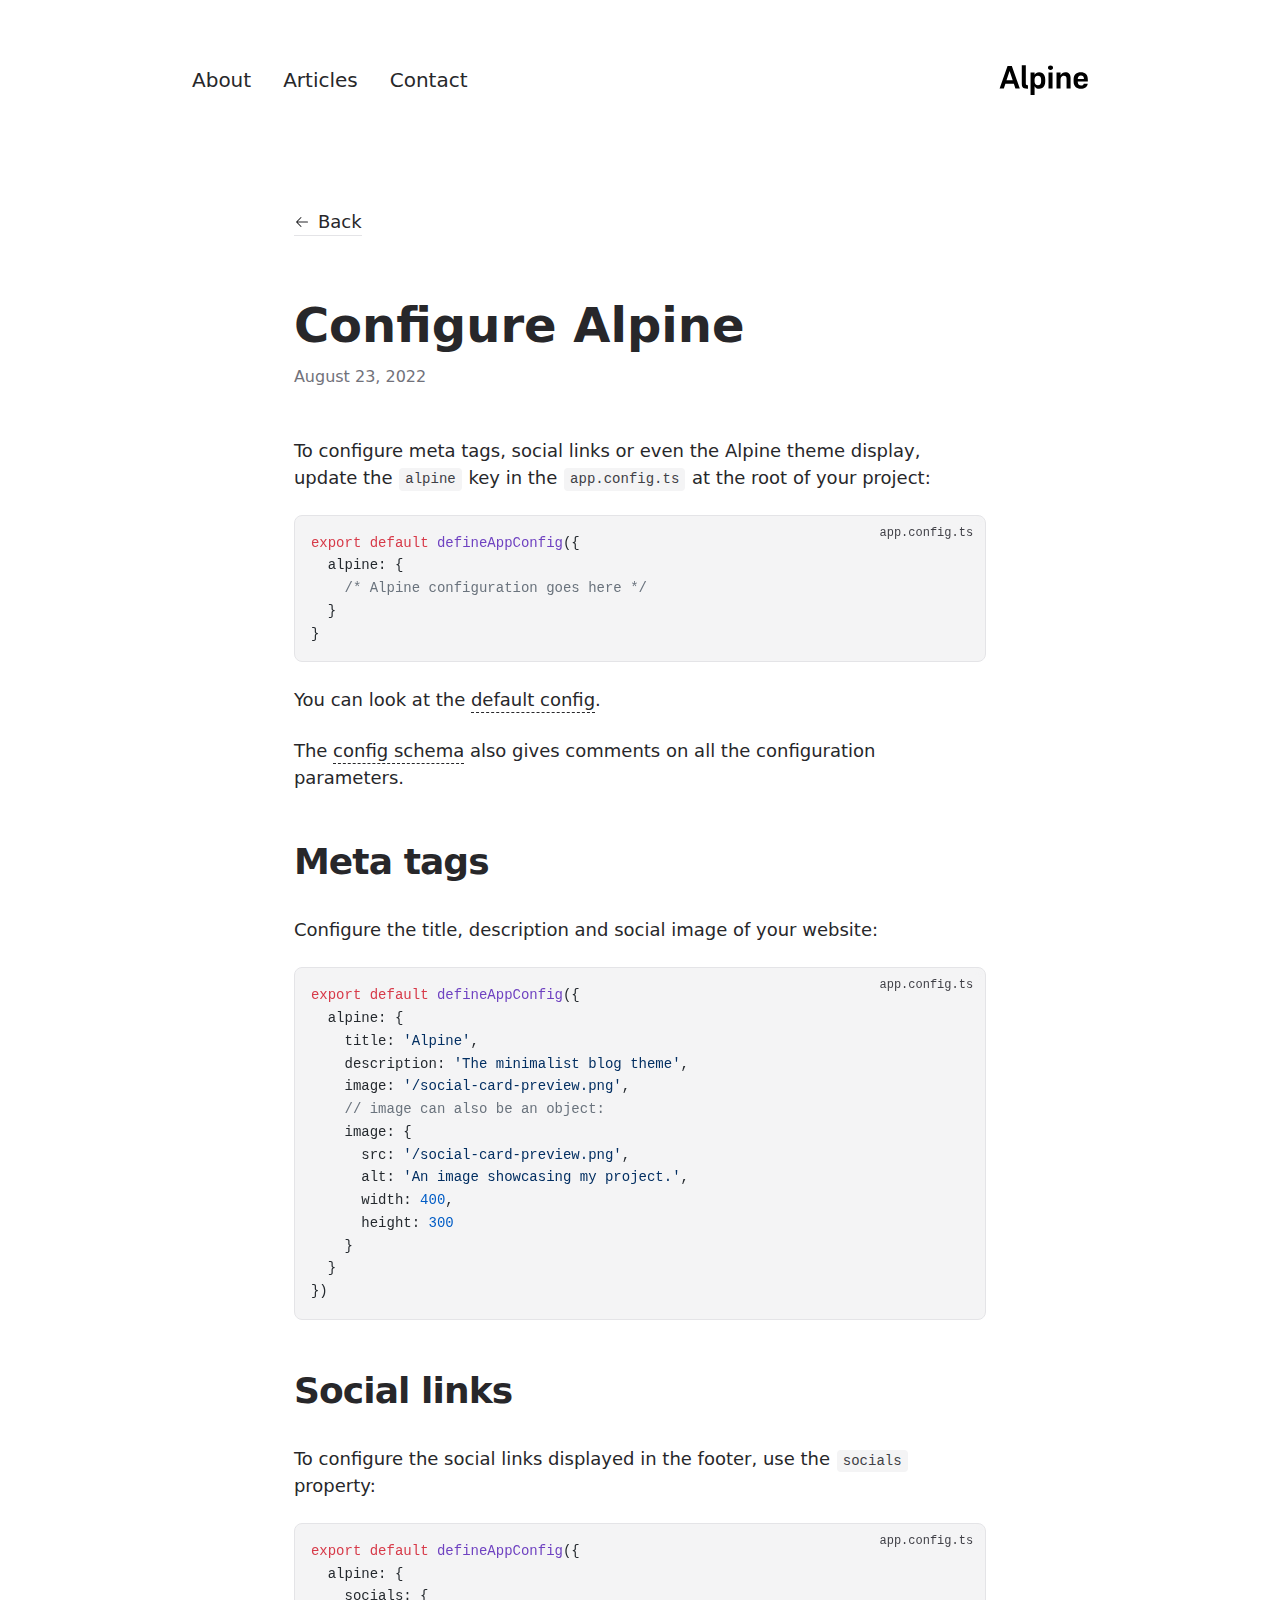
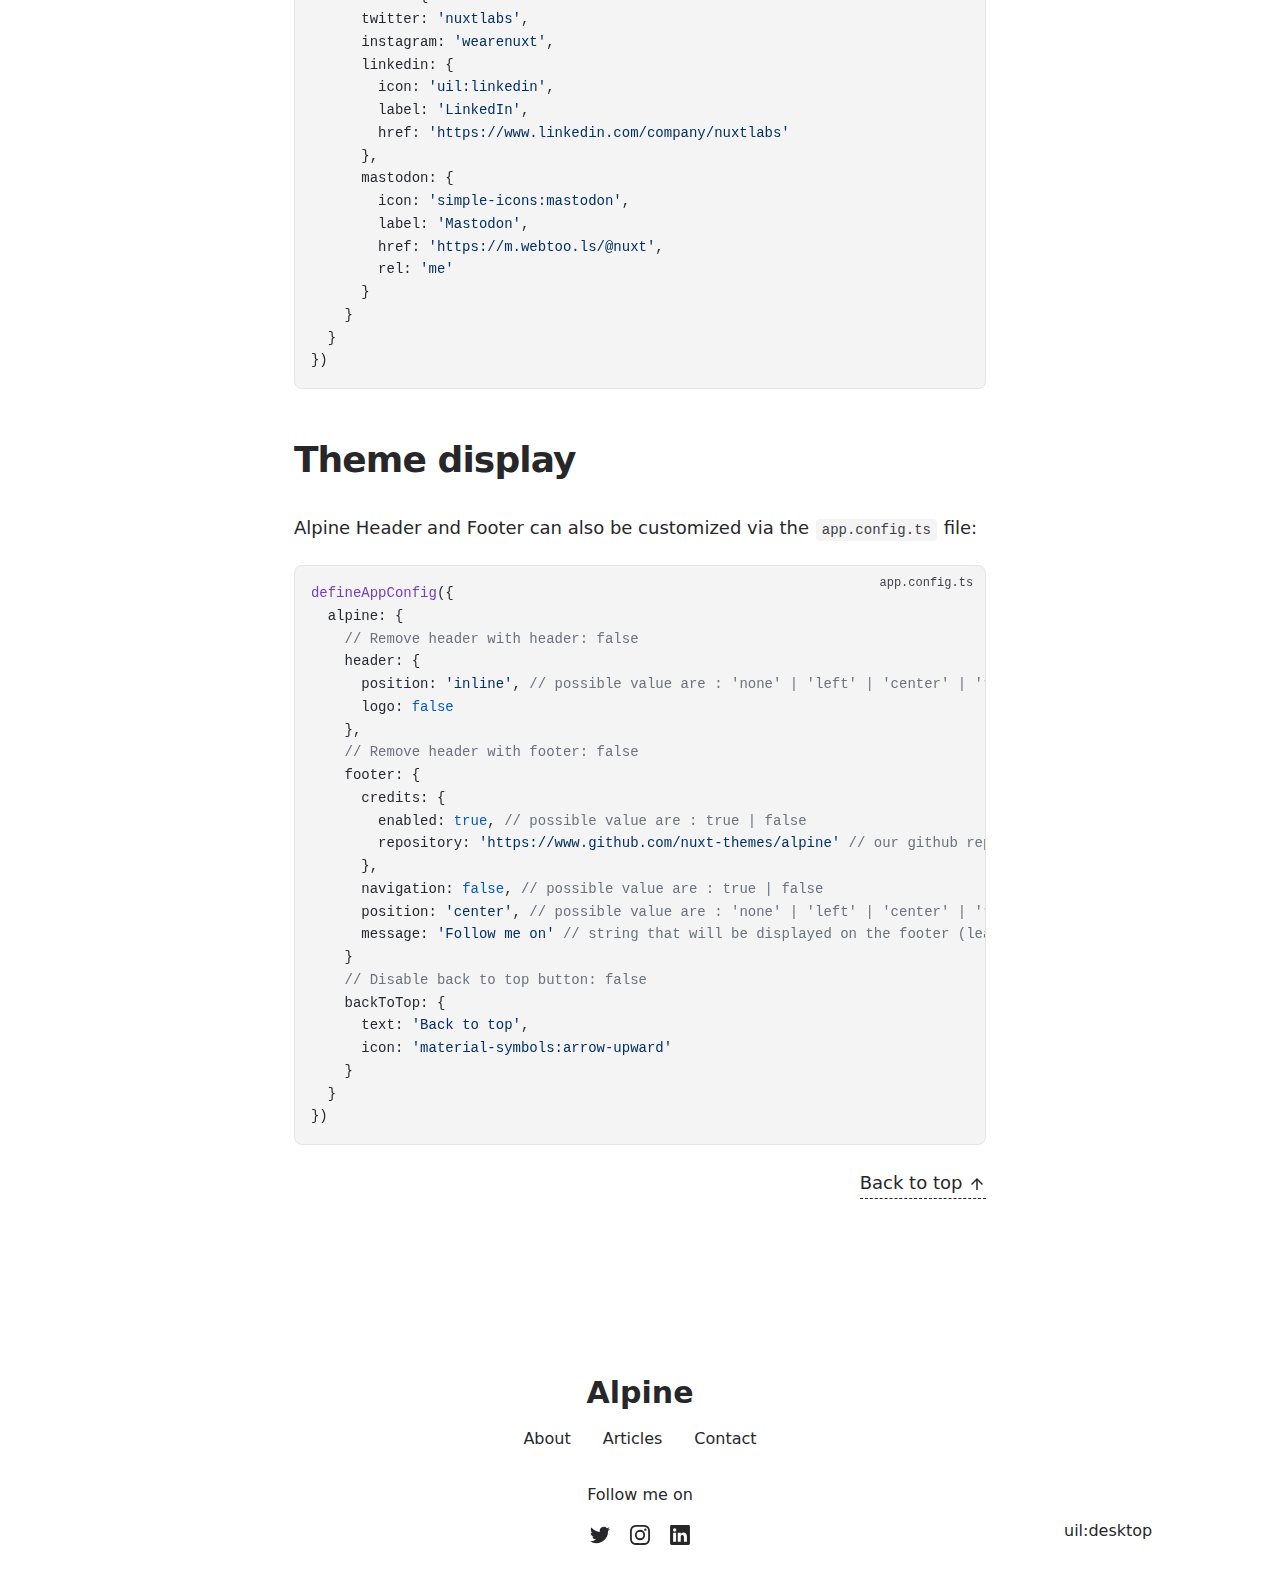
<file: articles/configure/index.html>
<!DOCTYPE html>
<html lang="en">
<head><meta charset="utf-8">
<title>Configure Alpine</title>
<meta name="viewport" content="width=device-width, initial-scale=1">
<meta name="twitter:card" content="summary_large_image">
<meta property="og:image:width" content="400">
<meta property="og:image:height" content="300">
<meta property="og:image:alt" content="An image showcasing my project.">
<meta property="og:title" content="Configure Alpine">
<meta name="description" content="Learn how to configure Alpine with the app.config.ts file.">
<meta property="og:description" content="Learn how to configure Alpine with the app.config.ts file.">
<meta property="og:image" content="/articles/configure-alpine.webp"><link rel="preload" as="fetch" crossorigin="anonymous" href="/articles/configure/_payload.json"><style id="pinceau-theme">@media { :root {--pinceau-mq: initial; --alpine-readableLine: 68ch;--alpine-backdrop-backgroundColor: #f4f4f5b3;--prose-code-inline-padding: 0.2rem 0.375rem 0.2rem 0.375rem;--prose-code-block-backdropFilter: contrast(1);--prose-code-block-border-style: solid;--prose-code-block-border-width: 1px;--prose-tbody-tr-borderBottom-style: dashed;--prose-tbody-tr-borderBottom-width: 1px;--prose-th-textAlign: inherit;--prose-thead-borderBottom-style: solid;--prose-thead-borderBottom-width: 1px;--prose-thead-border-style: solid;--prose-thead-border-width: 0px;--prose-table-textAlign: start;--prose-hr-width: 1px;--prose-hr-style: solid;--prose-li-listStylePosition: outside;--prose-ol-li-markerColor: currentColor;--prose-ol-paddingInlineStart: 21px;--prose-ol-listStyleType: decimal;--prose-ul-li-markerColor: currentColor;--prose-ul-paddingInlineStart: 21px;--prose-ul-listStyleType: disc;--prose-blockquote-border-style: solid;--prose-blockquote-border-width: 4px;--prose-blockquote-quotes: '201C' '201D' '2018' '2019';--prose-blockquote-paddingInlineStart: 24px;--prose-a-code-color-hover: currentColor;--prose-a-code-color-static: currentColor;--prose-a-hasCode-borderBottom: none;--prose-a-border-distance: 2px;--prose-a-border-color-hover: currentColor;--prose-a-border-color-static: currentColor;--prose-a-border-style-hover: solid;--prose-a-border-style-static: dashed;--prose-a-border-width: 1px;--prose-a-color-static: inherit;--prose-a-textDecoration: none;--prose-h6-margin: 3rem 0 2rem;--prose-h5-margin: 3rem 0 2rem;--prose-h4-margin: 3rem 0 2rem;--prose-h3-margin: 3rem 0 2rem;--prose-h2-margin: 3rem 0 2rem;--prose-h1-margin: 0 0 2rem;--prose-p-fontSize: 18px;--typography-lead-loose: 2;--typography-lead-relaxed: 1.625;--typography-lead-normal: 1.5;--typography-lead-snug: 1.375;--typography-lead-tight: 1.25;--typography-lead-none: 1;--typography-lead-10: 2.5rem;--typography-lead-9: 2.25rem;--typography-lead-8: 2rem;--typography-lead-7: 1.75rem;--typography-lead-6: 1.5rem;--typography-lead-5: 1.25rem;--typography-lead-4: 1rem;--typography-lead-3: .75rem;--typography-lead-2: .5rem;--typography-lead-1: .025rem;--typography-fontWeight-black: 900;--typography-fontWeight-extrabold: 800;--typography-fontWeight-bold: 700;--typography-fontWeight-semibold: 600;--typography-fontWeight-medium: 500;--typography-fontWeight-normal: 400;--typography-fontWeight-light: 300;--typography-fontWeight-extralight: 200;--typography-fontWeight-thin: 100;--typography-fontSize-9xl: 128px;--typography-fontSize-8xl: 96px;--typography-fontSize-7xl: 72px;--typography-fontSize-6xl: 60px;--typography-fontSize-5xl: 48px;--typography-fontSize-4xl: 36px;--typography-fontSize-3xl: 30px;--typography-fontSize-2xl: 24px;--typography-fontSize-xl: 20px;--typography-fontSize-lg: 18px;--typography-fontSize-base: 16px;--typography-fontSize-sm: 14px;--typography-fontSize-xs: 12px;--typography-letterSpacing-wide: 0.025em;--typography-letterSpacing-tight: -0.025em;--typography-verticalMargin-base: 24px;--typography-verticalMargin-sm: 16px;--elements-border-secondary-hover: [object Object];--elements-backdrop-background: #fffc;--elements-backdrop-filter: saturate(200%) blur(20px);--elements-container-maxWidth: 64rem;--lead-loose: 2;--lead-relaxed: 1.625;--lead-normal: 1.5;--lead-snug: 1.375;--lead-tight: 1.25;--lead-none: 1;--lead-10: 2.5rem;--lead-9: 2.25rem;--lead-8: 2rem;--lead-7: 1.75rem;--lead-6: 1.5rem;--lead-5: 1.25rem;--lead-4: 1rem;--lead-3: .75rem;--lead-2: .5rem;--lead-1: .025rem;--letterSpacing-widest: 0.1em;--letterSpacing-wider: 0.05em;--letterSpacing-wide: 0.025em;--letterSpacing-normal: 0em;--letterSpacing-tight: -0.025em;--letterSpacing-tighter: -0.05em;--fontSize-9xl: 8rem;--fontSize-8xl: 6rem;--fontSize-7xl: 4.5rem;--fontSize-6xl: 3.75rem;--fontSize-5xl: 3rem;--fontSize-4xl: 2.25rem;--fontSize-3xl: 1.875rem;--fontSize-2xl: 1.5rem;--fontSize-xl: 1.25rem;--fontSize-lg: 1.125rem;--fontSize-base: 1rem;--fontSize-sm: 0.875rem;--fontSize-xs: 0.75rem;--fontWeight-black: 900;--fontWeight-extrabold: 800;--fontWeight-bold: 700;--fontWeight-semibold: 600;--fontWeight-medium: 500;--fontWeight-normal: 400;--fontWeight-light: 300;--fontWeight-extralight: 200;--fontWeight-thin: 100;--font-mono: ui-monospace, SFMono-Regular, Menlo, Monaco, Consolas, Liberation Mono, Courier New, monospace;--font-serif: ui-serif, Georgia, Cambria, Times New Roman, Times, serif;--font-sans: ui-sans-serif, system-ui, -apple-system, BlinkMacSystemFont, Segoe UI, Roboto, Helvetica Neue, Arial, Noto Sans, sans-serif, Apple Color Emoji, Segoe UI Emoji, Segoe UI Symbol, Noto Color Emoji;--opacity-total: 1;--opacity-high: 0.8;--opacity-medium: 0.5;--opacity-soft: 0.3;--opacity-light: 0.15;--opacity-bright: 0.1;--opacity-noOpacity: 0;--borderWidth-lg: 3px;--borderWidth-md: 2px;--borderWidth-sm: 1px;--borderWidth-noBorder: 0;--space-rem-875: 0.875rem;--space-rem-625: 0.625rem;--space-rem-375: 0.375rem;--space-rem-125: 0.125rem;--space-px: 1px;--space-128: 32rem;--space-96: 24rem;--space-80: 20rem;--space-72: 18rem;--space-64: 16rem;--space-60: 15rem;--space-56: 14rem;--space-52: 13rem;--space-48: 12rem;--space-44: 11rem;--space-40: 10rem;--space-36: 9rem;--space-32: 8rem;--space-28: 7rem;--space-24: 6rem;--space-20: 5rem;--space-16: 4rem;--space-14: 3.5rem;--space-12: 3rem;--space-11: 2.75rem;--space-10: 2.5rem;--space-9: 2.25rem;--space-8: 2rem;--space-7: 1.75rem;--space-6: 1.5rem;--space-5: 1.25rem;--space-4: 1rem;--space-3: 0.75rem;--space-2: 0.5rem;--space-1: 0.25rem;--space-0: 0px;--size-full: 100%;--size-7xl: 80rem;--size-6xl: 72rem;--size-5xl: 64rem;--size-4xl: 56rem;--size-3xl: 48rem;--size-2xl: 42rem;--size-xl: 36rem;--size-lg: 32rem;--size-md: 28rem;--size-sm: 24rem;--size-xs: 20rem;--size-200: 200px;--size-104: 104px;--size-80: 80px;--size-64: 64px;--size-56: 56px;--size-48: 48px;--size-40: 40px;--size-32: 32px;--size-24: 24px;--size-20: 20px;--size-16: 16px;--size-12: 12px;--size-8: 8px;--size-6: 6px;--size-4: 4px;--size-2: 2px;--size-0: 0px;--radii-full: 9999px;--radii-3xl: 1.75rem;--radii-2xl: 1.5rem;--radii-xl: 1rem;--radii-lg: 0.75rem;--radii-md: 0.5rem;--radii-sm: 0.375rem;--radii-xs: 0.25rem;--radii-2xs: 0.125rem;--radii-none: 0px;--shadow-none: 0px 0px 0px 0px transparent;--shadow-lg: 0px 10px 15px -3px #000000, 0px 4px 6px -4px #000000;--shadow-md: 0px 4px 6px -1px #000000, 0px 2px 4px -2px #000000;--shadow-sm: 0px 1px 3px 0px #000000, 0px 1px 2px -1px #000000;--shadow-xs: 0px 1px 2px 0px #000000;--height-screen: 100vh;--width-screen: 100vw;--color-primary-900: #002e38;--color-primary-800: #005c70;--color-primary-700: #008aa9;--color-primary-600: #00b9e1;--color-primary-500: #1ad6ff;--color-primary-400: #40ddff;--color-primary-300: #66e4ff;--color-primary-200: #8deaff;--color-primary-100: #b3f1ff;--color-primary-50: #d9f8ff;--color-ruby-900: #380011;--color-ruby-800: #700021;--color-ruby-700: #a90032;--color-ruby-600: #e10043;--color-ruby-500: #ff1a5e;--color-ruby-400: #ff4079;--color-ruby-300: #ff6694;--color-ruby-200: #ff8dae;--color-ruby-100: #ffb3c9;--color-ruby-50: #ffd9e4;--color-pink-900: #380025;--color-pink-800: #70004b;--color-pink-700: #a90070;--color-pink-600: #e10095;--color-pink-500: #ff1ab2;--color-pink-400: #ff40bf;--color-pink-300: #ff66cc;--color-pink-200: #ff8dd8;--color-pink-100: #ffb3e5;--color-pink-50: #ffd9f2;--color-purple-900: #190038;--color-purple-800: #330070;--color-purple-700: #4c00a9;--color-purple-600: #6500e1;--color-purple-500: #811aff;--color-purple-400: #9640ff;--color-purple-300: #ab66ff;--color-purple-200: #c08dff;--color-purple-100: #d5b3ff;--color-purple-50: #ead9ff;--color-royalblue-900: #0b0531;--color-royalblue-800: #160a62;--color-royalblue-700: #211093;--color-royalblue-600: #2c15c4;--color-royalblue-500: #4127e8;--color-royalblue-400: #614bec;--color-royalblue-300: #806ff0;--color-royalblue-200: #a093f3;--color-royalblue-100: #c0b7f7;--color-royalblue-50: #dfdbfb;--color-indigoblue-900: #001238;--color-indigoblue-800: #002370;--color-indigoblue-700: #0035a9;--color-indigoblue-600: #0047e1;--color-indigoblue-500: #1a62ff;--color-indigoblue-400: #407cff;--color-indigoblue-300: #6696ff;--color-indigoblue-200: #8db0ff;--color-indigoblue-100: #b3cbff;--color-indigoblue-50: #d9e5ff;--color-blue-900: #002438;--color-blue-800: #004870;--color-blue-700: #006ca9;--color-blue-600: #0090e1;--color-blue-500: #1aadff;--color-blue-400: #40bbff;--color-blue-300: #66c8ff;--color-blue-200: #8dd6ff;--color-blue-100: #b3e4ff;--color-blue-50: #d9f1ff;--color-lightblue-900: #002e38;--color-lightblue-800: #005c70;--color-lightblue-700: #008aa9;--color-lightblue-600: #00b9e1;--color-lightblue-500: #1ad6ff;--color-lightblue-400: #40ddff;--color-lightblue-300: #66e4ff;--color-lightblue-200: #8deaff;--color-lightblue-100: #b3f1ff;--color-lightblue-50: #d9f8ff;--color-teal-900: #062a28;--color-teal-800: #0b544f;--color-teal-700: #117d77;--color-teal-600: #16a79e;--color-teal-500: #1cd1c6;--color-teal-400: #36e4da;--color-teal-300: #5fe9e1;--color-teal-200: #87efe9;--color-teal-100: #aff4f0;--color-teal-50: #d7faf8;--color-pear-900: #2a2b09;--color-pear-800: #545512;--color-pear-700: #7e801b;--color-pear-600: #a8aa24;--color-pear-500: #d0d32f;--color-pear-400: #d8da52;--color-pear-300: #e0e274;--color-pear-200: #e8e997;--color-pear-100: #eff0ba;--color-pear-50: #f7f8dc;--color-red-900: #380300;--color-red-800: #700700;--color-red-700: #a90a00;--color-red-600: #e10e00;--color-red-500: #ff281a;--color-red-400: #ff4c40;--color-red-300: #ff7066;--color-red-200: #ff948d;--color-red-100: #ffb7b3;--color-red-50: #ffdbd9;--color-orange-900: #381800;--color-orange-800: #702f00;--color-orange-700: #a94700;--color-orange-600: #e15e00;--color-orange-500: #ff7a1a;--color-orange-400: #ff9040;--color-orange-300: #ffa666;--color-orange-200: #ffbd8d;--color-orange-100: #ffd3b3;--color-orange-50: #ffe9d9;--color-yellow-900: #362b03;--color-yellow-800: #6d5605;--color-yellow-700: #a38108;--color-yellow-600: #daac0a;--color-yellow-500: #f5c828;--color-yellow-400: #f7d14c;--color-yellow-300: #f8da70;--color-yellow-200: #fae393;--color-yellow-100: #fcedb7;--color-yellow-50: #fdf6db;--color-green-900: #003f25;--color-green-800: #005e38;--color-green-700: #007e4a;--color-green-600: #009d5d;--color-green-500: #00bd6f;--color-green-400: #00dc82;--color-green-300: #30ffaa;--color-green-200: #83ffcc;--color-green-100: #acffdd;--color-green-50: #d6ffee;--color-gray-900: #18181B;--color-gray-800: #27272A;--color-gray-700: #3f3f46;--color-gray-600: #52525B;--color-gray-500: #71717A;--color-gray-400: #a1a1aa;--color-gray-300: #D4d4d8;--color-gray-200: #e4e4e7;--color-gray-100: #f4f4f5;--color-gray-50: #fafafa;--color-black: #0c0c0d;--color-white: #FFFFFF;--media-portrait: only screen and (orientation: portrait);--media-landscape: only screen and (orientation: landscape);--media-rm: (prefers-reduced-motion: reduce);--media-2xl: (min-width: 1536px);--media-xl: (min-width: 1280px);--media-lg: (min-width: 1024px);--media-md: (min-width: 768px);--media-sm: (min-width: 640px);--media-xs: (min-width: 475px);--alpine-body-color: var(--color-gray-800);--alpine-body-backgroundColor: var(--color-white);--prose-code-inline-fontWeight: var(--typography-fontWeight-normal);--prose-code-inline-fontSize: var(--typography-fontSize-sm);--prose-code-inline-borderRadius: var(--radii-xs);--prose-code-block-pre-padding: var(--typography-verticalMargin-sm);--prose-code-block-margin: var(--typography-verticalMargin-base) 0;--prose-code-block-fontSize: var(--typography-fontSize-sm);--prose-tbody-code-inline-fontSize: var(--typography-fontSize-sm);--prose-tbody-td-padding: var(--typography-verticalMargin-sm);--prose-th-fontWeight: var(--typography-fontWeight-semibold);--prose-th-padding: 0 var(--typography-verticalMargin-sm) var(--typography-verticalMargin-sm) var(--typography-verticalMargin-sm);--prose-table-lineHeight: var(--typography-lead-6);--prose-table-fontSize: var(--typography-fontSize-sm);--prose-table-margin: var(--typography-verticalMargin-base) 0;--prose-hr-margin: var(--typography-verticalMargin-base) 0;--prose-li-margin: var(--typography-verticalMargin-sm) 0;--prose-ol-margin: var(--typography-verticalMargin-base) 0;--prose-ul-margin: var(--typography-verticalMargin-base) 0;--prose-blockquote-margin: var(--typography-verticalMargin-base) 0;--prose-a-code-border-style: var(--prose-a-border-style-static);--prose-a-code-border-width: var(--prose-a-border-width);--prose-a-fontWeight: var(--typography-fontWeight-medium);--prose-img-margin: var(--typography-verticalMargin-base) 0;--prose-strong-fontWeight: var(--typography-fontWeight-semibold);--prose-h6-iconSize: var(--typography-fontSize-base);--prose-h6-fontWeight: var(--typography-fontWeight-semibold);--prose-h6-lineHeight: var(--typography-lead-normal);--prose-h6-fontSize: var(--typography-fontSize-lg);--prose-h5-iconSize: var(--typography-fontSize-lg);--prose-h5-fontWeight: var(--typography-fontWeight-semibold);--prose-h5-lineHeight: var(--typography-lead-snug);--prose-h5-fontSize: var(--typography-fontSize-xl);--prose-h4-iconSize: var(--typography-fontSize-lg);--prose-h4-letterSpacing: var(--typography-letterSpacing-tight);--prose-h4-fontWeight: var(--typography-fontWeight-semibold);--prose-h4-lineHeight: var(--typography-lead-snug);--prose-h4-fontSize: var(--typography-fontSize-2xl);--prose-h3-iconSize: var(--typography-fontSize-xl);--prose-h3-letterSpacing: var(--typography-letterSpacing-tight);--prose-h3-fontWeight: var(--typography-fontWeight-semibold);--prose-h3-lineHeight: var(--typography-lead-snug);--prose-h3-fontSize: var(--typography-fontSize-3xl);--prose-h2-iconSize: var(--typography-fontSize-2xl);--prose-h2-letterSpacing: var(--typography-letterSpacing-tight);--prose-h2-fontWeight: var(--typography-fontWeight-semibold);--prose-h2-lineHeight: var(--typography-lead-tight);--prose-h2-fontSize: var(--typography-fontSize-4xl);--prose-h1-iconSize: var(--typography-fontSize-3xl);--prose-h1-letterSpacing: var(--typography-letterSpacing-tight);--prose-h1-fontWeight: var(--typography-fontWeight-bold);--prose-h1-lineHeight: var(--typography-lead-tight);--prose-h1-fontSize: var(--typography-fontSize-5xl);--prose-p-br-margin: var(--typography-verticalMargin-base) 0 0 0;--prose-p-margin: var(--typography-verticalMargin-base) 0;--prose-p-lineHeight: var(--typography-lead-normal);--typography-color-primary-900: var(--color-primary-900);--typography-color-primary-800: var(--color-primary-800);--typography-color-primary-700: var(--color-primary-700);--typography-color-primary-600: var(--color-primary-600);--typography-color-primary-500: var(--color-primary-500);--typography-color-primary-400: var(--color-primary-400);--typography-color-primary-300: var(--color-primary-300);--typography-color-primary-200: var(--color-primary-200);--typography-color-primary-100: var(--color-primary-100);--typography-color-primary-50: var(--color-primary-50);--typography-font-code: var(--font-mono);--typography-font-body: var(--font-sans);--typography-font-display: var(--font-sans);--typography-body-backgroundColor: var(--color-white);--typography-body-color: var(--color-black);--elements-state-danger-borderColor-secondary: var(--color-red-200);--elements-state-danger-borderColor-primary: var(--color-red-100);--elements-state-danger-backgroundColor-secondary: var(--color-red-100);--elements-state-danger-backgroundColor-primary: var(--color-red-50);--elements-state-danger-color-secondary: var(--color-red-600);--elements-state-danger-color-primary: var(--color-red-500);--elements-state-warning-borderColor-secondary: var(--color-yellow-200);--elements-state-warning-borderColor-primary: var(--color-yellow-100);--elements-state-warning-backgroundColor-secondary: var(--color-yellow-100);--elements-state-warning-backgroundColor-primary: var(--color-yellow-50);--elements-state-warning-color-secondary: var(--color-yellow-700);--elements-state-warning-color-primary: var(--color-yellow-600);--elements-state-success-borderColor-secondary: var(--color-green-200);--elements-state-success-borderColor-primary: var(--color-green-100);--elements-state-success-backgroundColor-secondary: var(--color-green-100);--elements-state-success-backgroundColor-primary: var(--color-green-50);--elements-state-success-color-secondary: var(--color-green-600);--elements-state-success-color-primary: var(--color-green-500);--elements-state-info-borderColor-secondary: var(--color-blue-200);--elements-state-info-borderColor-primary: var(--color-blue-100);--elements-state-info-backgroundColor-secondary: var(--color-blue-100);--elements-state-info-backgroundColor-primary: var(--color-blue-50);--elements-state-info-color-secondary: var(--color-blue-600);--elements-state-info-color-primary: var(--color-blue-500);--elements-state-primary-borderColor-secondary: var(--color-primary-200);--elements-state-primary-borderColor-primary: var(--color-primary-100);--elements-state-primary-backgroundColor-secondary: var(--color-primary-100);--elements-state-primary-backgroundColor-primary: var(--color-primary-50);--elements-state-primary-color-secondary: var(--color-primary-700);--elements-state-primary-color-primary: var(--color-primary-600);--elements-surface-secondary-backgroundColor: var(--color-gray-200);--elements-surface-primary-backgroundColor: var(--color-gray-100);--elements-surface-background-base: var(--color-gray-100);--elements-border-secondary-static: var(--color-gray-200);--elements-border-primary-hover: var(--color-gray-200);--elements-border-primary-static: var(--color-gray-100);--elements-container-padding-md: var(--space-16);--elements-container-padding-sm: var(--space-12);--elements-container-padding-xs: var(--space-8);--elements-container-padding-mobile: var(--space-6);--elements-text-secondary-color-hover: var(--color-gray-700);--elements-text-secondary-color-static: var(--color-gray-500);--elements-text-primary-color-static: var(--color-gray-900);--text-6xl-lineHeight: var(--lead-none);--text-6xl-fontSize: var(--fontSize-6xl);--text-5xl-lineHeight: var(--lead-none);--text-5xl-fontSize: var(--fontSize-5xl);--text-4xl-lineHeight: var(--lead-10);--text-4xl-fontSize: var(--fontSize-4xl);--text-3xl-lineHeight: var(--lead-9);--text-3xl-fontSize: var(--fontSize-3xl);--text-2xl-lineHeight: var(--lead-8);--text-2xl-fontSize: var(--fontSize-2xl);--text-xl-lineHeight: var(--lead-7);--text-xl-fontSize: var(--fontSize-xl);--text-lg-lineHeight: var(--lead-7);--text-lg-fontSize: var(--fontSize-lg);--text-base-lineHeight: var(--lead-6);--text-base-fontSize: var(--fontSize-base);--text-sm-lineHeight: var(--lead-5);--text-sm-fontSize: var(--fontSize-sm);--text-xs-lineHeight: var(--lead-4);--text-xs-fontSize: var(--fontSize-xs);--shadow-2xl: 0px 25px 50px -12px var(--color-gray-900);--shadow-xl: 0px 20px 25px -5px var(--color-gray-400), 0px 8px 10px -6px #000000;--color-secondary-900: var(--color-gray-900);--color-secondary-800: var(--color-gray-800);--color-secondary-700: var(--color-gray-700);--color-secondary-600: var(--color-gray-600);--color-secondary-500: var(--color-gray-500);--color-secondary-400: var(--color-gray-400);--color-secondary-300: var(--color-gray-300);--color-secondary-200: var(--color-gray-200);--color-secondary-100: var(--color-gray-100);--color-secondary-50: var(--color-gray-50);--prose-a-code-background-hover: var(--typography-color-primary-50);--prose-a-code-border-color-hover: var(--typography-color-primary-500);--prose-a-color-hover: var(--typography-color-primary-500);--typography-color-secondary-900: var(--color-secondary-900);--typography-color-secondary-800: var(--color-secondary-800);--typography-color-secondary-700: var(--color-secondary-700);--typography-color-secondary-600: var(--color-secondary-600);--typography-color-secondary-500: var(--color-secondary-500);--typography-color-secondary-400: var(--color-secondary-400);--typography-color-secondary-300: var(--color-secondary-300);--typography-color-secondary-200: var(--color-secondary-200);--typography-color-secondary-100: var(--color-secondary-100);--typography-color-secondary-50: var(--color-secondary-50);--prose-code-inline-backgroundColor: var(--typography-color-secondary-100);--prose-code-inline-color: var(--typography-color-secondary-700);--prose-code-block-backgroundColor: var(--typography-color-secondary-100);--prose-code-block-color: var(--typography-color-secondary-700);--prose-code-block-border-color: var(--typography-color-secondary-200);--prose-tbody-tr-borderBottom-color: var(--typography-color-secondary-200);--prose-th-color: var(--typography-color-secondary-600);--prose-thead-borderBottom-color: var(--typography-color-secondary-200);--prose-thead-border-color: var(--typography-color-secondary-300);--prose-hr-color: var(--typography-color-secondary-200);--prose-blockquote-border-color: var(--typography-color-secondary-200);--prose-blockquote-color: var(--typography-color-secondary-500);--prose-a-code-border-color-static: var(--typography-color-secondary-400); } }@media { :root.dark {--pinceau-mq: dark; --alpine-backdrop-backgroundColor: #18181bb3;--prose-code-block-backdropFilter: contrast(1);--prose-ol-li-markerColor: currentColor;--prose-ul-li-markerColor: currentColor;--prose-a-code-color-hover: currentColor;--prose-a-code-color-static: currentColor;--prose-a-border-color-hover: currentColor;--prose-a-border-color-static: currentColor;--prose-a-color-static: inherit;--elements-backdrop-background: #0c0d0ccc;--alpine-body-color: var(--color-gray-200);--alpine-body-backgroundColor: var(--color-black);--typography-body-backgroundColor: var(--color-black);--typography-body-color: var(--color-white);--elements-state-danger-borderColor-secondary: var(--color-red-700);--elements-state-danger-borderColor-primary: var(--color-red-800);--elements-state-danger-backgroundColor-secondary: var(--color-red-800);--elements-state-danger-backgroundColor-primary: var(--color-red-900);--elements-state-danger-color-secondary: var(--color-red-200);--elements-state-danger-color-primary: var(--color-red-300);--elements-state-warning-borderColor-secondary: var(--color-yellow-700);--elements-state-warning-borderColor-primary: var(--color-yellow-800);--elements-state-warning-backgroundColor-secondary: var(--color-yellow-800);--elements-state-warning-backgroundColor-primary: var(--color-yellow-900);--elements-state-warning-color-secondary: var(--color-yellow-200);--elements-state-warning-color-primary: var(--color-yellow-400);--elements-state-success-borderColor-secondary: var(--color-green-700);--elements-state-success-borderColor-primary: var(--color-green-800);--elements-state-success-backgroundColor-secondary: var(--color-green-800);--elements-state-success-backgroundColor-primary: var(--color-green-900);--elements-state-success-color-secondary: var(--color-green-200);--elements-state-success-color-primary: var(--color-green-400);--elements-state-info-borderColor-secondary: var(--color-blue-700);--elements-state-info-borderColor-primary: var(--color-blue-800);--elements-state-info-backgroundColor-secondary: var(--color-blue-800);--elements-state-info-backgroundColor-primary: var(--color-blue-900);--elements-state-info-color-secondary: var(--color-blue-200);--elements-state-info-color-primary: var(--color-blue-400);--elements-state-primary-borderColor-secondary: var(--color-primary-700);--elements-state-primary-borderColor-primary: var(--color-primary-800);--elements-state-primary-backgroundColor-secondary: var(--color-primary-800);--elements-state-primary-backgroundColor-primary: var(--color-primary-900);--elements-state-primary-color-secondary: var(--color-primary-200);--elements-state-primary-color-primary: var(--color-primary-400);--elements-surface-secondary-backgroundColor: var(--color-gray-800);--elements-surface-primary-backgroundColor: var(--color-gray-900);--elements-surface-background-base: var(--color-gray-900);--elements-border-secondary-static: var(--color-gray-800);--elements-border-primary-hover: var(--color-gray-800);--elements-border-primary-static: var(--color-gray-900);--elements-text-secondary-color-hover: var(--color-gray-200);--elements-text-secondary-color-static: var(--color-gray-400);--elements-text-primary-color-static: var(--color-gray-50);--prose-a-code-background-hover: var(--typography-color-primary-900);--prose-a-code-border-color-hover: var(--typography-color-primary-600);--prose-a-color-hover: var(--typography-color-primary-400);--prose-code-inline-backgroundColor: var(--typography-color-secondary-800);--prose-code-inline-color: var(--typography-color-secondary-200);--prose-code-block-backgroundColor: var(--typography-color-secondary-900);--prose-code-block-color: var(--typography-color-secondary-200);--prose-code-block-border-color: var(--typography-color-secondary-800);--prose-tbody-tr-borderBottom-color: var(--typography-color-secondary-800);--prose-th-color: var(--typography-color-secondary-400);--prose-thead-borderBottom-color: var(--typography-color-secondary-800);--prose-thead-border-color: var(--typography-color-secondary-600);--prose-hr-color: var(--typography-color-secondary-800);--prose-blockquote-border-color: var(--typography-color-secondary-700);--prose-blockquote-color: var(--typography-color-secondary-400);--prose-a-code-border-color-static: var(--typography-color-secondary-600); } }</style><style id="pinceau-runtime-hydratable">@media{.phy[--]{--puid:p2On5j-v;}.pv-fJuZkL{max-width:var(--elements-container-maxWidth);padding-left:var(--elements-container-padding-mobile);padding-right:var(--elements-container-padding-mobile);}@media (min-width: 475px){.pv-fJuZkL{padding-left:var(--elements-container-padding-xs);padding-right:var(--elements-container-padding-xs);}}@media (min-width: 640px){.pv-fJuZkL{padding-left:var(--elements-container-padding-sm);padding-right:var(--elements-container-padding-sm);}}@media (min-width: 768px){.pv-fJuZkL{padding-left:var(--elements-container-padding-md);padding-right:var(--elements-container-padding-md);}}} </style><link rel="modulepreload" as="script" crossorigin href="/_nuxt/entry.087acca2.js"><link rel="preload" as="style" href="/_nuxt/entry.2b709d1c.css"><link rel="modulepreload" as="script" crossorigin href="/_nuxt/NuxtImg.f93beaf5.js"><link rel="modulepreload" as="script" crossorigin href="/_nuxt/document-driven.d41f32f4.js"><link rel="modulepreload" as="script" crossorigin href="/_nuxt/DocumentDrivenEmpty.b164e265.js"><link rel="modulepreload" as="script" crossorigin href="/_nuxt/ContentRenderer.288f48d2.js"><link rel="modulepreload" as="script" crossorigin href="/_nuxt/ContentRendererMarkdown.8aadd7ac.js"><link rel="modulepreload" as="script" crossorigin href="/_nuxt/DocumentDrivenNotFound.c9d8acd5.js"><link rel="preload" as="style" href="/_nuxt/DocumentDrivenNotFound.aa939160.css"><link rel="modulepreload" as="script" crossorigin href="/_nuxt/article.9cc7c12f.js"><link rel="preload" as="style" href="/_nuxt/article.06aa1a19.css"><link rel="modulepreload" as="script" crossorigin href="/_nuxt/ProseA.49a6e621.js"><link rel="preload" as="style" href="/_nuxt/ProseA.baee409d.css"><link rel="modulepreload" as="script" crossorigin href="/_nuxt/date.824a539b.js"><link rel="modulepreload" as="script" crossorigin href="/_nuxt/ProseH1.4e8050a1.js"><link rel="preload" as="style" href="/_nuxt/ProseH1.6d63403c.css"><link rel="modulepreload" as="script" crossorigin href="/_nuxt/ProseP.4b9d6e19.js"><link rel="preload" as="style" href="/_nuxt/ProseP.b99f89cd.css"><link rel="modulepreload" as="script" crossorigin href="/_nuxt/ProseCodeInline.9369adcc.js"><link rel="preload" as="style" href="/_nuxt/ProseCodeInline.873c7ac7.css"><link rel="modulepreload" as="script" crossorigin href="/_nuxt/ProseCode.cb4e3f32.js"><link rel="preload" as="style" href="/_nuxt/ProseCode.585625f1.css"><link rel="modulepreload" as="script" crossorigin href="/_nuxt/ProseH2.bb930426.js"><link rel="preload" as="style" href="/_nuxt/ProseH2.3a63b076.css"><link rel="prefetch" as="script" crossorigin href="/_nuxt/default.3edde738.js"><link rel="prefetch" as="script" crossorigin href="/_nuxt/page.d63d601e.js"><link rel="prefetch" as="script" crossorigin href="/_nuxt/client-db.df5915a1.js"><link rel="prefetch" as="script" crossorigin href="/_nuxt/debug.daa4656d.js"><link rel="prefetch" as="style" href="/_nuxt/useStudio.a92b5f33.css"><link rel="prefetch" as="script" crossorigin href="/_nuxt/useStudio.a6c77cdc.js"><link rel="prefetch" as="script" crossorigin href="/_nuxt/asyncData.33a478d1.js"><link rel="prefetch" as="style" href="/_nuxt/error-404.7910d5ca.css"><link rel="prefetch" as="script" crossorigin href="/_nuxt/error-404.27f7be10.js"><link rel="prefetch" as="style" href="/_nuxt/error-500.1db01289.css"><link rel="prefetch" as="script" crossorigin href="/_nuxt/error-500.722c6f3b.js"><link rel="stylesheet" href="/_nuxt/entry.2b709d1c.css"><link rel="stylesheet" href="/_nuxt/DocumentDrivenNotFound.aa939160.css"><link rel="stylesheet" href="/_nuxt/article.06aa1a19.css"><link rel="stylesheet" href="/_nuxt/ProseA.baee409d.css"><link rel="stylesheet" href="/_nuxt/ProseH1.6d63403c.css"><link rel="stylesheet" href="/_nuxt/ProseP.b99f89cd.css"><link rel="stylesheet" href="/_nuxt/ProseCodeInline.873c7ac7.css"><link rel="stylesheet" href="/_nuxt/ProseCode.585625f1.css"><link rel="stylesheet" href="/_nuxt/ProseH2.3a63b076.css"><script>"use strict";(()=>{const a=window,e=document.documentElement,m=["dark","light"],c=window.localStorage.getItem("nuxt-color-mode")||"system";let n=c==="system"?f():c;const l=e.getAttribute("data-color-mode-forced");l&&(n=l),i(n),a["__NUXT_COLOR_MODE__"]={preference:c,value:n,getColorScheme:f,addColorScheme:i,removeColorScheme:d};function i(o){const t=""+o+"",s="";e.classList?e.classList.add(t):e.className+=" "+t,s&&e.setAttribute("data-"+s,o)}function d(o){const t=""+o+"",s="";e.classList?e.classList.remove(t):e.className=e.className.replace(new RegExp(t,"g"),""),s&&e.removeAttribute("data-"+s)}function r(o){return a.matchMedia("(prefers-color-scheme"+o+")")}function f(){if(a.matchMedia&&r("").media!=="not all"){for(const o of m)if(r(":"+o).matches)return o}return"light"}})();
</script></head>
<body ><div id="__nuxt"><div class="container pv-fJuZkL pc-p2On5j app-layout" data-v-93c22c3b data-v-6d327d86><!--[--><div class="nuxt-progress" style="width:0%;height:3px;opacity:0;background-size:Infinity% auto;" data-v-93c22c3b></div><header class="right" data-v-93c22c3b data-v-ebfd1e7c><div class="menu" data-v-ebfd1e7c><button aria-label="Navigation Menu" data-v-ebfd1e7c><svg width="24" height="24" viewBox="0 0 68 68" fill="currentColor" xmlns="http://www.w3.org/2000/svg" data-v-ebfd1e7c><path d="M8 34C8 32.1362 8 31.2044 8.30448 30.4693C8.71046 29.4892 9.48915 28.7105 10.4693 28.3045C11.2044 28 12.1362 28 14 28C15.8638 28 16.7956 28 17.5307 28.3045C18.5108 28.7105 19.2895 29.4892 19.6955 30.4693C20 31.2044 20 32.1362 20 34C20 35.8638 20 36.7956 19.6955 37.5307C19.2895 38.5108 18.5108 39.2895 17.5307 39.6955C16.7956 40 15.8638 40 14 40C12.1362 40 11.2044 40 10.4693 39.6955C9.48915 39.2895 8.71046 38.5108 8.30448 37.5307C8 36.7956 8 35.8638 8 34Z" data-v-ebfd1e7c></path><path d="M28 34C28 32.1362 28 31.2044 28.3045 30.4693C28.7105 29.4892 29.4892 28.7105 30.4693 28.3045C31.2044 28 32.1362 28 34 28C35.8638 28 36.7956 28 37.5307 28.3045C38.5108 28.7105 39.2895 29.4892 39.6955 30.4693C40 31.2044 40 32.1362 40 34C40 35.8638 40 36.7956 39.6955 37.5307C39.2895 38.5108 38.5108 39.2895 37.5307 39.6955C36.7956 40 35.8638 40 34 40C32.1362 40 31.2044 40 30.4693 39.6955C29.4892 39.2895 28.7105 38.5108 28.3045 37.5307C28 36.7956 28 35.8638 28 34Z" data-v-ebfd1e7c></path><path d="M48 34C48 32.1362 48 31.2044 48.3045 30.4693C48.7105 29.4892 49.4892 28.7105 50.4693 28.3045C51.2044 28 52.1362 28 54 28C55.8638 28 56.7956 28 57.5307 28.3045C58.5108 28.7105 59.2895 29.4892 59.6955 30.4693C60 31.2044 60 32.1362 60 34C60 35.8638 60 36.7956 59.6955 37.5307C59.2895 38.5108 58.5108 39.2895 57.5307 39.6955C56.7956 40 55.8638 40 54 40C52.1362 40 51.2044 40 50.4693 39.6955C49.4892 39.2895 48.7105 38.5108 48.3045 37.5307C48 36.7956 48 35.8638 48 34Z" data-v-ebfd1e7c></path></svg></button></div><div class="overlay" data-v-ebfd1e7c><nav data-v-ebfd1e7c data-v-47e45ff0><ul data-v-47e45ff0><!--[--><li data-v-47e45ff0><a href="/" class="" data-v-47e45ff0><span class="underline-fx" data-v-47e45ff0></span> About</a></li><li data-v-47e45ff0><a href="/articles" class="" data-v-47e45ff0><span class="underline-fx" data-v-47e45ff0></span> Articles</a></li><li data-v-47e45ff0><a href="/contact" class="" data-v-47e45ff0><span class="underline-fx" data-v-47e45ff0></span> Contact</a></li><!--]--></ul></nav></div><div class="logo" data-v-ebfd1e7c><a href="/" class="" data-v-ebfd1e7c><img src="/logo-dark.svg" class="dark-img" alt="alpine" width="89" height="31" data-v-ebfd1e7c><img src="/logo.svg" class="light-img" alt="alpine" width="89" height="31" data-v-ebfd1e7c></a></div><div class="main-nav" data-v-ebfd1e7c><nav data-v-ebfd1e7c data-v-47e45ff0><ul data-v-47e45ff0><!--[--><li data-v-47e45ff0><a href="/" class="" data-v-47e45ff0><span class="underline-fx" data-v-47e45ff0></span> About</a></li><li data-v-47e45ff0><a href="/articles" class="" data-v-47e45ff0><span class="underline-fx" data-v-47e45ff0></span> Articles</a></li><li data-v-47e45ff0><a href="/contact" class="" data-v-47e45ff0><span class="underline-fx" data-v-47e45ff0></span> Contact</a></li><!--]--></ul></nav></div></header><!--[--><div class="document-driven-page"><article data-v-f252e39d><a href="/articles" class="back" data-v-f252e39d><svg xmlns="http://www.w3.org/2000/svg" xmlns:xlink="http://www.w3.org/1999/xlink" aria-hidden="true" role="img" class="icon" data-v-f252e39d style="" width="1em" height="1em" viewBox="0 0 256 256" data-v-121c6e7d><path fill="currentColor" d="M224 128a8 8 0 0 1-8 8H59.31l58.35 58.34a8 8 0 0 1-11.32 11.32l-72-72a8 8 0 0 1 0-11.32l72-72a8 8 0 0 1 11.32 11.32L59.31 120H216a8 8 0 0 1 8 8Z"/></svg><span data-v-f252e39d> Back </span></a><header data-v-f252e39d><h1 class="title" data-v-f252e39d>Configure Alpine</h1><time datetime="2022-08-23T00:00:00.000Z" data-v-f252e39d>August 23, 2022</time></header><div class="prose" data-v-f252e39d><!--[--><div><h1 id="configure-alpine" data-v-a5759516><a aria-current="page" href="/articles/configure#configure-alpine" class="router-link-active router-link-exact-active" data-v-a5759516><!--[-->Configure Alpine<!--]--><!----></a></h1><p data-v-63bfa697><!--[-->To configure meta tags, social links or even the Alpine theme display, update the <code data-v-c81ed8f1><!--[-->alpine<!--]--></code> key in the <code data-v-c81ed8f1><!--[-->app.config.ts<!--]--></code> at the root of your project:<!--]--></p><div class="highlight-ts prose-code language-ts" meta data-v-bfc7416e><span class="filename" data-v-bfc7416e>app.config.ts</span><!--[--><pre><code><span class="line" line="1"><span class="ct-149352">export</span><span class="ct-553616"> </span><span class="ct-149352">default</span><span class="ct-553616"> </span><span class="ct-762058">defineAppConfig</span><span class="ct-553616">({
</span></span><span class="line" line="2"><span class="ct-553616">  alpine: {
</span></span><span class="line" line="3"><span class="ct-553616">    </span><span class="ct-086898">/* Alpine configuration goes here */
</span></span><span class="line" line="4"><span class="ct-553616">  }
</span></span><span class="line" line="5"><span class="ct-553616">}</span></span></code></pre><!--]--><button class="copy-button" data-v-bfc7416e data-v-75636234><span class="sr-only" data-v-75636234>Copy to clipboard</span><span class="icon-wrapper" data-v-75636234><svg xmlns="http://www.w3.org/2000/svg" xmlns:xlink="http://www.w3.org/1999/xlink" aria-hidden="true" role="img" class="icon" data-v-75636234 style="" width="18px" height="18px" viewBox="0 0 256 256" data-v-121c6e7d><path fill="currentColor" d="M216 32H88a8 8 0 0 0-8 8v40H40a8 8 0 0 0-8 8v128a8 8 0 0 0 8 8h128a8 8 0 0 0 8-8v-40h40a8 8 0 0 0 8-8V40a8 8 0 0 0-8-8Zm-56 176H48V96h112Zm48-48h-32V88a8 8 0 0 0-8-8H96V48h112Z"/></svg></span></button></div><p data-v-63bfa697><!--[-->You can look at the <a href="https://github.com/nuxt-themes/alpine/tree/main/app.config.ts" rel="nofollow" data-v-af1c0c3b><!--[-->default config<!--]--></a>.<!--]--></p><p data-v-63bfa697><!--[-->The <a href="https://github.com/nuxt-themes/alpine/tree/main/app.config.ts" rel="nofollow" data-v-af1c0c3b><!--[-->config schema<!--]--></a> also gives comments on all the configuration parameters.<!--]--></p><h2 id="meta-tags" data-v-1daf0210><a aria-current="page" href="/articles/configure#meta-tags" class="router-link-active router-link-exact-active" data-v-1daf0210><!--[-->Meta tags<!--]--><!----></a></h2><p data-v-63bfa697><!--[-->Configure the title, description and social image of your website:<!--]--></p><div class="highlight-ts prose-code language-ts" meta data-v-bfc7416e><span class="filename" data-v-bfc7416e>app.config.ts</span><!--[--><pre><code><span class="line" line="1"><span class="ct-149352">export</span><span class="ct-553616"> </span><span class="ct-149352">default</span><span class="ct-553616"> </span><span class="ct-762058">defineAppConfig</span><span class="ct-553616">({
</span></span><span class="line" line="2"><span class="ct-553616">  alpine: {
</span></span><span class="line" line="3"><span class="ct-553616">    title: </span><span class="ct-952708">&#39;Alpine&#39;</span><span class="ct-553616">,
</span></span><span class="line" line="4"><span class="ct-553616">    description: </span><span class="ct-952708">&#39;The minimalist blog theme&#39;</span><span class="ct-553616">,
</span></span><span class="line" line="5"><span class="ct-553616">    image: </span><span class="ct-952708">&#39;/social-card-preview.png&#39;</span><span class="ct-553616">,
</span></span><span class="line" line="6"><span class="ct-553616">    </span><span class="ct-086898">// image can also be an object:
</span></span><span class="line" line="7"><span class="ct-553616">    image: {
</span></span><span class="line" line="8"><span class="ct-553616">      src: </span><span class="ct-952708">&#39;/social-card-preview.png&#39;</span><span class="ct-553616">,
</span></span><span class="line" line="9"><span class="ct-553616">      alt: </span><span class="ct-952708">&#39;An image showcasing my project.&#39;</span><span class="ct-553616">,
</span></span><span class="line" line="10"><span class="ct-553616">      width: </span><span class="ct-617022">400</span><span class="ct-553616">,
</span></span><span class="line" line="11"><span class="ct-553616">      height: </span><span class="ct-617022">300
</span></span><span class="line" line="12"><span class="ct-553616">    }
</span></span><span class="line" line="13"><span class="ct-553616">  }
</span></span><span class="line" line="14"><span class="ct-553616">})</span></span></code></pre><!--]--><button class="copy-button" data-v-bfc7416e data-v-75636234><span class="sr-only" data-v-75636234>Copy to clipboard</span><span class="icon-wrapper" data-v-75636234><svg xmlns="http://www.w3.org/2000/svg" xmlns:xlink="http://www.w3.org/1999/xlink" aria-hidden="true" role="img" class="icon" data-v-75636234 style="" width="18px" height="18px" viewBox="0 0 256 256" data-v-121c6e7d><path fill="currentColor" d="M216 32H88a8 8 0 0 0-8 8v40H40a8 8 0 0 0-8 8v128a8 8 0 0 0 8 8h128a8 8 0 0 0 8-8v-40h40a8 8 0 0 0 8-8V40a8 8 0 0 0-8-8Zm-56 176H48V96h112Zm48-48h-32V88a8 8 0 0 0-8-8H96V48h112Z"/></svg></span></button></div><h2 id="social-links" data-v-1daf0210><a aria-current="page" href="/articles/configure#social-links" class="router-link-active router-link-exact-active" data-v-1daf0210><!--[-->Social links<!--]--><!----></a></h2><p data-v-63bfa697><!--[-->To configure the social links displayed in the footer, use the <code data-v-c81ed8f1><!--[-->socials<!--]--></code> property:<!--]--></p><div class="highlight-ts prose-code language-ts" meta data-v-bfc7416e><span class="filename" data-v-bfc7416e>app.config.ts</span><!--[--><pre><code><span class="line" line="1"><span class="ct-149352">export</span><span class="ct-553616"> </span><span class="ct-149352">default</span><span class="ct-553616"> </span><span class="ct-762058">defineAppConfig</span><span class="ct-553616">({
</span></span><span class="line" line="2"><span class="ct-553616">  alpine: {
</span></span><span class="line" line="3"><span class="ct-553616">    socials: {
</span></span><span class="line" line="4"><span class="ct-553616">      twitter: </span><span class="ct-952708">&#39;nuxtlabs&#39;</span><span class="ct-553616">,
</span></span><span class="line" line="5"><span class="ct-553616">      instagram: </span><span class="ct-952708">&#39;wearenuxt&#39;</span><span class="ct-553616">,
</span></span><span class="line" line="6"><span class="ct-553616">      linkedin: {
</span></span><span class="line" line="7"><span class="ct-553616">        icon: </span><span class="ct-952708">&#39;uil:linkedin&#39;</span><span class="ct-553616">,
</span></span><span class="line" line="8"><span class="ct-553616">        label: </span><span class="ct-952708">&#39;LinkedIn&#39;</span><span class="ct-553616">,
</span></span><span class="line" line="9"><span class="ct-553616">        href: </span><span class="ct-952708">&#39;https://www.linkedin.com/company/nuxtlabs&#39;
</span></span><span class="line" line="10"><span class="ct-553616">      },
</span></span><span class="line" line="11"><span class="ct-553616">      mastodon: {
</span></span><span class="line" line="12"><span class="ct-553616">        icon: </span><span class="ct-952708">&#39;simple-icons:mastodon&#39;</span><span class="ct-553616">,
</span></span><span class="line" line="13"><span class="ct-553616">        label: </span><span class="ct-952708">&#39;Mastodon&#39;</span><span class="ct-553616">,
</span></span><span class="line" line="14"><span class="ct-553616">        href: </span><span class="ct-952708">&#39;https://m.webtoo.ls/@nuxt&#39;</span><span class="ct-553616">,
</span></span><span class="line" line="15"><span class="ct-553616">        rel: </span><span class="ct-952708">&#39;me&#39;
</span></span><span class="line" line="16"><span class="ct-553616">      }
</span></span><span class="line" line="17"><span class="ct-553616">    }
</span></span><span class="line" line="18"><span class="ct-553616">  }
</span></span><span class="line" line="19"><span class="ct-553616">})</span></span></code></pre><!--]--><button class="copy-button" data-v-bfc7416e data-v-75636234><span class="sr-only" data-v-75636234>Copy to clipboard</span><span class="icon-wrapper" data-v-75636234><svg xmlns="http://www.w3.org/2000/svg" xmlns:xlink="http://www.w3.org/1999/xlink" aria-hidden="true" role="img" class="icon" data-v-75636234 style="" width="18px" height="18px" viewBox="0 0 256 256" data-v-121c6e7d><path fill="currentColor" d="M216 32H88a8 8 0 0 0-8 8v40H40a8 8 0 0 0-8 8v128a8 8 0 0 0 8 8h128a8 8 0 0 0 8-8v-40h40a8 8 0 0 0 8-8V40a8 8 0 0 0-8-8Zm-56 176H48V96h112Zm48-48h-32V88a8 8 0 0 0-8-8H96V48h112Z"/></svg></span></button></div><h2 id="theme-display" data-v-1daf0210><a aria-current="page" href="/articles/configure#theme-display" class="router-link-active router-link-exact-active" data-v-1daf0210><!--[-->Theme display<!--]--><!----></a></h2><p data-v-63bfa697><!--[-->Alpine Header and Footer can also be customized via the <code data-v-c81ed8f1><!--[-->app.config.ts<!--]--></code> file:<!--]--></p><div class="highlight-ts prose-code language-ts" meta data-v-bfc7416e><span class="filename" data-v-bfc7416e>app.config.ts</span><!--[--><pre><code><span class="line" line="1"><span class="ct-762058">defineAppConfig</span><span class="ct-553616">({
</span></span><span class="line" line="2"><span class="ct-553616">  alpine: {
</span></span><span class="line" line="3"><span class="ct-553616">    </span><span class="ct-086898">// Remove header with header: false
</span></span><span class="line" line="4"><span class="ct-553616">    header: {
</span></span><span class="line" line="5"><span class="ct-553616">      position: </span><span class="ct-952708">&#39;inline&#39;</span><span class="ct-553616">, </span><span class="ct-086898">// possible value are : &#39;none&#39; | &#39;left&#39; | &#39;center&#39; | &#39;right&#39; | &#39;inline&#39;
</span></span><span class="line" line="6"><span class="ct-553616">      logo: </span><span class="ct-617022">false
</span></span><span class="line" line="7"><span class="ct-553616">    },
</span></span><span class="line" line="8"><span class="ct-553616">    </span><span class="ct-086898">// Remove header with footer: false
</span></span><span class="line" line="9"><span class="ct-553616">    footer: {
</span></span><span class="line" line="10"><span class="ct-553616">      credits: {
</span></span><span class="line" line="11"><span class="ct-553616">        enabled: </span><span class="ct-617022">true</span><span class="ct-553616">, </span><span class="ct-086898">// possible value are : true | false
</span></span><span class="line" line="12"><span class="ct-553616">        repository: </span><span class="ct-952708">&#39;https://www.github.com/nuxt-themes/alpine&#39;</span><span class="ct-553616"> </span><span class="ct-086898">// our github repository
</span></span><span class="line" line="13"><span class="ct-553616">      },
</span></span><span class="line" line="14"><span class="ct-553616">      navigation: </span><span class="ct-617022">false</span><span class="ct-553616">, </span><span class="ct-086898">// possible value are : true | false
</span></span><span class="line" line="15"><span class="ct-553616">      position: </span><span class="ct-952708">&#39;center&#39;</span><span class="ct-553616">, </span><span class="ct-086898">// possible value are : &#39;none&#39; | &#39;left&#39; | &#39;center&#39; | &#39;right&#39;
</span></span><span class="line" line="16"><span class="ct-553616">      message: </span><span class="ct-952708">&#39;Follow me on&#39;</span><span class="ct-553616"> </span><span class="ct-086898">// string that will be displayed on the footer (leave empty or delete to disable)
</span></span><span class="line" line="17"><span class="ct-553616">    }
</span></span><span class="line" line="18"><span class="ct-553616">    </span><span class="ct-086898">// Disable back to top button: false
</span></span><span class="line" line="19"><span class="ct-553616">    backToTop: {
</span></span><span class="line" line="20"><span class="ct-553616">      text: </span><span class="ct-952708">&#39;Back to top&#39;</span><span class="ct-553616">,
</span></span><span class="line" line="21"><span class="ct-553616">      icon: </span><span class="ct-952708">&#39;material-symbols:arrow-upward&#39;
</span></span><span class="line" line="22"><span class="ct-553616">    }
</span></span><span class="line" line="23"><span class="ct-553616">  }
</span></span><span class="line" line="24"><span class="ct-553616">})</span></span></code></pre><!--]--><button class="copy-button" data-v-bfc7416e data-v-75636234><span class="sr-only" data-v-75636234>Copy to clipboard</span><span class="icon-wrapper" data-v-75636234><svg xmlns="http://www.w3.org/2000/svg" xmlns:xlink="http://www.w3.org/1999/xlink" aria-hidden="true" role="img" class="icon" data-v-75636234 style="" width="18px" height="18px" viewBox="0 0 256 256" data-v-121c6e7d><path fill="currentColor" d="M216 32H88a8 8 0 0 0-8 8v40H40a8 8 0 0 0-8 8v128a8 8 0 0 0 8 8h128a8 8 0 0 0 8-8v-40h40a8 8 0 0 0 8-8V40a8 8 0 0 0-8-8Zm-56 176H48V96h112Zm48-48h-32V88a8 8 0 0 0-8-8H96V48h112Z"/></svg></span></button></div><style>.ct-149352{color:#D73A49;}
.dark .ct-149352{color:#F97583;}
.ct-553616{color:#24292E;}
.dark .ct-553616{color:#E1E4E8;}
.ct-762058{color:#6F42C1;}
.dark .ct-762058{color:#B392F0;}
.ct-086898{color:#6A737D;}
.ct-952708{color:#032F62;}
.dark .ct-952708{color:#9ECBFF;}
.ct-617022{color:#005CC5;}
.dark .ct-617022{color:#79B8FF;}</style></div><!--]--><div class="back-to-top" data-v-f252e39d><a data-v-f252e39d data-v-af1c0c3b><!--[-->Back to top <svg xmlns="http://www.w3.org/2000/svg" xmlns:xlink="http://www.w3.org/1999/xlink" aria-hidden="true" role="img" class="icon" data-v-f252e39d style="" width="1em" height="1em" viewBox="0 0 24 24" data-v-121c6e7d><path fill="currentColor" d="M11 20V7.825l-5.6 5.6L4 12l8-8l8 8l-1.4 1.425l-5.6-5.6V20h-2Z"/></svg><!--]--></a></div></div></article></div><!--]--><footer class="center" data-v-93c22c3b data-v-d63b5c07><a href="https://www.github.com/nuxt-themes/alpine" rel="noopener noreferrer" class="credits" data-v-d63b5c07>Alpine</a><div class="navigation" data-v-d63b5c07><nav data-v-d63b5c07 data-v-47e45ff0><ul data-v-47e45ff0><!--[--><li data-v-47e45ff0><a href="/" class="" data-v-47e45ff0><span class="underline-fx" data-v-47e45ff0></span> About</a></li><li data-v-47e45ff0><a href="/articles" class="" data-v-47e45ff0><span class="underline-fx" data-v-47e45ff0></span> Articles</a></li><li data-v-47e45ff0><a href="/contact" class="" data-v-47e45ff0><span class="underline-fx" data-v-47e45ff0></span> Contact</a></li><!--]--></ul></nav></div><p class="message" data-v-d63b5c07>Follow me on</p><div class="icons" data-v-d63b5c07><div class="social" data-v-d63b5c07><!--[--><a href="https://twitter.com/nuxtlabs" rel="noopener noreferrer" target="_blank" title="nuxtlabs" aria-label="nuxtlabs" data-v-ddf2f94a><svg xmlns="http://www.w3.org/2000/svg" xmlns:xlink="http://www.w3.org/1999/xlink" aria-hidden="true" role="img" class="icon" data-v-ddf2f94a style="" width="1em" height="1em" viewBox="0 0 24 24" data-v-121c6e7d><path fill="currentColor" d="M22 5.8a8.49 8.49 0 0 1-2.36.64a4.13 4.13 0 0 0 1.81-2.27a8.21 8.21 0 0 1-2.61 1a4.1 4.1 0 0 0-7 3.74a11.64 11.64 0 0 1-8.45-4.29a4.16 4.16 0 0 0-.55 2.07a4.09 4.09 0 0 0 1.82 3.41a4.05 4.05 0 0 1-1.86-.51v.05a4.1 4.1 0 0 0 3.3 4a3.93 3.93 0 0 1-1.1.17a4.9 4.9 0 0 1-.77-.07a4.11 4.11 0 0 0 3.83 2.84A8.22 8.22 0 0 1 3 18.34a7.93 7.93 0 0 1-1-.06a11.57 11.57 0 0 0 6.29 1.85A11.59 11.59 0 0 0 20 8.45v-.53a8.43 8.43 0 0 0 2-2.12Z"/></svg></a><a href="https://instagram.com/atinuxt" rel="noopener noreferrer" target="_blank" title="atinuxt" aria-label="atinuxt" data-v-ddf2f94a><svg xmlns="http://www.w3.org/2000/svg" xmlns:xlink="http://www.w3.org/1999/xlink" aria-hidden="true" role="img" class="icon" data-v-ddf2f94a style="" width="1em" height="1em" viewBox="0 0 24 24" data-v-121c6e7d><path fill="currentColor" d="M17.34 5.46a1.2 1.2 0 1 0 1.2 1.2a1.2 1.2 0 0 0-1.2-1.2Zm4.6 2.42a7.59 7.59 0 0 0-.46-2.43a4.94 4.94 0 0 0-1.16-1.77a4.7 4.7 0 0 0-1.77-1.15a7.3 7.3 0 0 0-2.43-.47C15.06 2 14.72 2 12 2s-3.06 0-4.12.06a7.3 7.3 0 0 0-2.43.47a4.78 4.78 0 0 0-1.77 1.15a4.7 4.7 0 0 0-1.15 1.77a7.3 7.3 0 0 0-.47 2.43C2 8.94 2 9.28 2 12s0 3.06.06 4.12a7.3 7.3 0 0 0 .47 2.43a4.7 4.7 0 0 0 1.15 1.77a4.78 4.78 0 0 0 1.77 1.15a7.3 7.3 0 0 0 2.43.47C8.94 22 9.28 22 12 22s3.06 0 4.12-.06a7.3 7.3 0 0 0 2.43-.47a4.7 4.7 0 0 0 1.77-1.15a4.85 4.85 0 0 0 1.16-1.77a7.59 7.59 0 0 0 .46-2.43c0-1.06.06-1.4.06-4.12s0-3.06-.06-4.12ZM20.14 16a5.61 5.61 0 0 1-.34 1.86a3.06 3.06 0 0 1-.75 1.15a3.19 3.19 0 0 1-1.15.75a5.61 5.61 0 0 1-1.86.34c-1 .05-1.37.06-4 .06s-3 0-4-.06a5.73 5.73 0 0 1-1.94-.3a3.27 3.27 0 0 1-1.1-.75a3 3 0 0 1-.74-1.15a5.54 5.54 0 0 1-.4-1.9c0-1-.06-1.37-.06-4s0-3 .06-4a5.54 5.54 0 0 1 .35-1.9A3 3 0 0 1 5 5a3.14 3.14 0 0 1 1.1-.8A5.73 5.73 0 0 1 8 3.86c1 0 1.37-.06 4-.06s3 0 4 .06a5.61 5.61 0 0 1 1.86.34a3.06 3.06 0 0 1 1.19.8a3.06 3.06 0 0 1 .75 1.1a5.61 5.61 0 0 1 .34 1.9c.05 1 .06 1.37.06 4s-.01 3-.06 4ZM12 6.87A5.13 5.13 0 1 0 17.14 12A5.12 5.12 0 0 0 12 6.87Zm0 8.46A3.33 3.33 0 1 1 15.33 12A3.33 3.33 0 0 1 12 15.33Z"/></svg></a><a href="https://www.linkedin.com/company/nuxtlabs" rel="noopener noreferrer" target="_blank" title="LinkedIn" aria-label="LinkedIn" data-v-ddf2f94a><svg xmlns="http://www.w3.org/2000/svg" xmlns:xlink="http://www.w3.org/1999/xlink" aria-hidden="true" role="img" class="icon" data-v-ddf2f94a style="" width="1em" height="1em" viewBox="0 0 24 24" data-v-121c6e7d><path fill="currentColor" d="M20.47 2H3.53a1.45 1.45 0 0 0-1.47 1.43v17.14A1.45 1.45 0 0 0 3.53 22h16.94a1.45 1.45 0 0 0 1.47-1.43V3.43A1.45 1.45 0 0 0 20.47 2ZM8.09 18.74h-3v-9h3ZM6.59 8.48a1.56 1.56 0 1 1 0-3.12a1.57 1.57 0 1 1 0 3.12Zm12.32 10.26h-3v-4.83c0-1.21-.43-2-1.52-2A1.65 1.65 0 0 0 12.85 13a2 2 0 0 0-.1.73v5h-3v-9h3V11a3 3 0 0 1 2.71-1.5c2 0 3.45 1.29 3.45 4.06Z"/></svg></a><!--]--></div><div class="color-mode-switch" data-v-d63b5c07><button aria-label="Color Mode" data-v-d63b5c07 data-v-693a1e33><span data-v-693a1e33></span></button></div></div></footer><!--]--></div></div><script type="application/json" id="__NUXT_DATA__" data-ssr="true" data-src="/articles/configure/_payload.json">[{"state":1,"_errors":1084,"serverRendered":1050,"path":7,"prerenderedAt":-1},["Reactive",2],{"$sdd-pages":3,"$sdd-surrounds":1024,"$sdd-globals":1046,"$scolor-mode":1048,"$sdd-navigation":1051,"$sicons":1069},["ShallowRef",4],["ShallowReactive",5],{"/articles/configure":6},{"_path":7,"_dir":8,"_draft":9,"_partial":9,"_locale":10,"_empty":9,"title":11,"description":12,"cover":13,"author":14,"date":18,"layout":19,"body":20,"_type":1019,"_id":1020,"_source":1021,"_file":1022,"_extension":1023},"/articles/configure","articles",false,"","Configure Alpine","Learn how to configure Alpine with the app.config.ts file.","/articles/configure-alpine.webp",{"name":15,"avatarUrl":16,"link":17},"Clément Ollivier","https://pbs.twimg.com/profile_images/1370286658432724996/ZMSDzzIi_400x400.jpg","https://twitter.com/clemcodes","2022-08-23T00:00:00.000Z","article",{"type":21,"children":22,"toc":1014},"root",[23,31,52,147,163,176,183,188,402,408,420,673,679,690,1009],{"type":24,"tag":25,"props":26,"children":28},"element","h1",{"id":27},"configure-alpine",[29],{"type":30,"value":11},"text",{"type":24,"tag":32,"props":33,"children":34},"p",{},[35,37,43,45,50],{"type":30,"value":36},"To configure meta tags, social links or even the Alpine theme display, update the ",{"type":24,"tag":38,"props":39,"children":40},"code-inline",{},[41],{"type":30,"value":42},"alpine",{"type":30,"value":44}," key in the ",{"type":24,"tag":38,"props":46,"children":47},{},[48],{"type":30,"value":49},"app.config.ts",{"type":30,"value":51}," at the root of your project:",{"type":24,"tag":53,"props":54,"children":59},"code",{"className":55,"code":57,"filename":49,"language":58,"meta":10},[56],"language-ts","export default defineAppConfig({\n  alpine: {\n    /* Alpine configuration goes here */\n  }\n}\n","ts",[60],{"type":24,"tag":61,"props":62,"children":63},"pre",{},[64],{"type":24,"tag":53,"props":65,"children":66},{"__ignoreMap":10},[67,105,114,129,138],{"type":24,"tag":68,"props":69,"children":72},"span",{"class":70,"line":71},"line",1,[73,79,85,90,94,100],{"type":24,"tag":68,"props":74,"children":76},{"class":75},"ct-149352",[77],{"type":30,"value":78},"export",{"type":24,"tag":68,"props":80,"children":82},{"class":81},"ct-553616",[83],{"type":30,"value":84}," ",{"type":24,"tag":68,"props":86,"children":87},{"class":75},[88],{"type":30,"value":89},"default",{"type":24,"tag":68,"props":91,"children":92},{"class":81},[93],{"type":30,"value":84},{"type":24,"tag":68,"props":95,"children":97},{"class":96},"ct-762058",[98],{"type":30,"value":99},"defineAppConfig",{"type":24,"tag":68,"props":101,"children":102},{"class":81},[103],{"type":30,"value":104},"({\n",{"type":24,"tag":68,"props":106,"children":108},{"class":70,"line":107},2,[109],{"type":24,"tag":68,"props":110,"children":111},{"class":81},[112],{"type":30,"value":113},"  alpine: {\n",{"type":24,"tag":68,"props":115,"children":117},{"class":70,"line":116},3,[118,123],{"type":24,"tag":68,"props":119,"children":120},{"class":81},[121],{"type":30,"value":122},"    ",{"type":24,"tag":68,"props":124,"children":126},{"class":125},"ct-086898",[127],{"type":30,"value":128},"/* Alpine configuration goes here */\n",{"type":24,"tag":68,"props":130,"children":132},{"class":70,"line":131},4,[133],{"type":24,"tag":68,"props":134,"children":135},{"class":81},[136],{"type":30,"value":137},"  }\n",{"type":24,"tag":68,"props":139,"children":141},{"class":70,"line":140},5,[142],{"type":24,"tag":68,"props":143,"children":144},{"class":81},[145],{"type":30,"value":146},"}",{"type":24,"tag":32,"props":148,"children":149},{},[150,152,161],{"type":30,"value":151},"You can look at the ",{"type":24,"tag":153,"props":154,"children":158},"a",{"href":155,"rel":156},"https://github.com/nuxt-themes/alpine/tree/main/app.config.ts",[157],"nofollow",[159],{"type":30,"value":160},"default config",{"type":30,"value":162},".",{"type":24,"tag":32,"props":164,"children":165},{},[166,168,174],{"type":30,"value":167},"The ",{"type":24,"tag":153,"props":169,"children":171},{"href":155,"rel":170},[157],[172],{"type":30,"value":173},"config schema",{"type":30,"value":175}," also gives comments on all the configuration parameters.",{"type":24,"tag":177,"props":178,"children":180},"h2",{"id":179},"meta-tags",[181],{"type":30,"value":182},"Meta tags",{"type":24,"tag":32,"props":184,"children":185},{},[186],{"type":30,"value":187},"Configure the title, description and social image of your website:",{"type":24,"tag":53,"props":189,"children":192},{"className":190,"code":191,"filename":49,"language":58,"meta":10},[56],"export default defineAppConfig({\n  alpine: {\n    title: 'Alpine',\n    description: 'The minimalist blog theme',\n    image: '/social-card-preview.png',\n    // image can also be an object:\n    image: {\n      src: '/social-card-preview.png',\n      alt: 'An image showcasing my project.',\n      width: 400,\n      height: 300\n    }\n  }\n})\n",[193],{"type":24,"tag":61,"props":194,"children":195},{},[196],{"type":24,"tag":53,"props":197,"children":198},{"__ignoreMap":10},[199,226,233,252,269,286,299,308,325,343,362,376,385,393],{"type":24,"tag":68,"props":200,"children":201},{"class":70,"line":71},[202,206,210,214,218,222],{"type":24,"tag":68,"props":203,"children":204},{"class":75},[205],{"type":30,"value":78},{"type":24,"tag":68,"props":207,"children":208},{"class":81},[209],{"type":30,"value":84},{"type":24,"tag":68,"props":211,"children":212},{"class":75},[213],{"type":30,"value":89},{"type":24,"tag":68,"props":215,"children":216},{"class":81},[217],{"type":30,"value":84},{"type":24,"tag":68,"props":219,"children":220},{"class":96},[221],{"type":30,"value":99},{"type":24,"tag":68,"props":223,"children":224},{"class":81},[225],{"type":30,"value":104},{"type":24,"tag":68,"props":227,"children":228},{"class":70,"line":107},[229],{"type":24,"tag":68,"props":230,"children":231},{"class":81},[232],{"type":30,"value":113},{"type":24,"tag":68,"props":234,"children":235},{"class":70,"line":116},[236,241,247],{"type":24,"tag":68,"props":237,"children":238},{"class":81},[239],{"type":30,"value":240},"    title: ",{"type":24,"tag":68,"props":242,"children":244},{"class":243},"ct-952708",[245],{"type":30,"value":246},"'Alpine'",{"type":24,"tag":68,"props":248,"children":249},{"class":81},[250],{"type":30,"value":251},",\n",{"type":24,"tag":68,"props":253,"children":254},{"class":70,"line":131},[255,260,265],{"type":24,"tag":68,"props":256,"children":257},{"class":81},[258],{"type":30,"value":259},"    description: ",{"type":24,"tag":68,"props":261,"children":262},{"class":243},[263],{"type":30,"value":264},"'The minimalist blog theme'",{"type":24,"tag":68,"props":266,"children":267},{"class":81},[268],{"type":30,"value":251},{"type":24,"tag":68,"props":270,"children":271},{"class":70,"line":140},[272,277,282],{"type":24,"tag":68,"props":273,"children":274},{"class":81},[275],{"type":30,"value":276},"    image: ",{"type":24,"tag":68,"props":278,"children":279},{"class":243},[280],{"type":30,"value":281},"'/social-card-preview.png'",{"type":24,"tag":68,"props":283,"children":284},{"class":81},[285],{"type":30,"value":251},{"type":24,"tag":68,"props":287,"children":289},{"class":70,"line":288},6,[290,294],{"type":24,"tag":68,"props":291,"children":292},{"class":81},[293],{"type":30,"value":122},{"type":24,"tag":68,"props":295,"children":296},{"class":125},[297],{"type":30,"value":298},"// image can also be an object:\n",{"type":24,"tag":68,"props":300,"children":302},{"class":70,"line":301},7,[303],{"type":24,"tag":68,"props":304,"children":305},{"class":81},[306],{"type":30,"value":307},"    image: {\n",{"type":24,"tag":68,"props":309,"children":311},{"class":70,"line":310},8,[312,317,321],{"type":24,"tag":68,"props":313,"children":314},{"class":81},[315],{"type":30,"value":316},"      src: ",{"type":24,"tag":68,"props":318,"children":319},{"class":243},[320],{"type":30,"value":281},{"type":24,"tag":68,"props":322,"children":323},{"class":81},[324],{"type":30,"value":251},{"type":24,"tag":68,"props":326,"children":328},{"class":70,"line":327},9,[329,334,339],{"type":24,"tag":68,"props":330,"children":331},{"class":81},[332],{"type":30,"value":333},"      alt: ",{"type":24,"tag":68,"props":335,"children":336},{"class":243},[337],{"type":30,"value":338},"'An image showcasing my project.'",{"type":24,"tag":68,"props":340,"children":341},{"class":81},[342],{"type":30,"value":251},{"type":24,"tag":68,"props":344,"children":346},{"class":70,"line":345},10,[347,352,358],{"type":24,"tag":68,"props":348,"children":349},{"class":81},[350],{"type":30,"value":351},"      width: ",{"type":24,"tag":68,"props":353,"children":355},{"class":354},"ct-617022",[356],{"type":30,"value":357},"400",{"type":24,"tag":68,"props":359,"children":360},{"class":81},[361],{"type":30,"value":251},{"type":24,"tag":68,"props":363,"children":365},{"class":70,"line":364},11,[366,371],{"type":24,"tag":68,"props":367,"children":368},{"class":81},[369],{"type":30,"value":370},"      height: ",{"type":24,"tag":68,"props":372,"children":373},{"class":354},[374],{"type":30,"value":375},"300\n",{"type":24,"tag":68,"props":377,"children":379},{"class":70,"line":378},12,[380],{"type":24,"tag":68,"props":381,"children":382},{"class":81},[383],{"type":30,"value":384},"    }\n",{"type":24,"tag":68,"props":386,"children":388},{"class":70,"line":387},13,[389],{"type":24,"tag":68,"props":390,"children":391},{"class":81},[392],{"type":30,"value":137},{"type":24,"tag":68,"props":394,"children":396},{"class":70,"line":395},14,[397],{"type":24,"tag":68,"props":398,"children":399},{"class":81},[400],{"type":30,"value":401},"})",{"type":24,"tag":177,"props":403,"children":405},{"id":404},"social-links",[406],{"type":30,"value":407},"Social links",{"type":24,"tag":32,"props":409,"children":410},{},[411,413,418],{"type":30,"value":412},"To configure the social links displayed in the footer, use the ",{"type":24,"tag":38,"props":414,"children":415},{},[416],{"type":30,"value":417},"socials",{"type":30,"value":419}," property:",{"type":24,"tag":53,"props":421,"children":424},{"className":422,"code":423,"filename":49,"language":58,"meta":10},[56],"export default defineAppConfig({\n  alpine: {\n    socials: {\n      twitter: 'nuxtlabs',\n      instagram: 'wearenuxt',\n      linkedin: {\n        icon: 'uil:linkedin',\n        label: 'LinkedIn',\n        href: 'https://www.linkedin.com/company/nuxtlabs'\n      },\n      mastodon: {\n        icon: 'simple-icons:mastodon',\n        label: 'Mastodon',\n        href: 'https://m.webtoo.ls/@nuxt',\n        rel: 'me'\n      }\n    }\n  }\n})\n",[425],{"type":24,"tag":61,"props":426,"children":427},{},[428],{"type":24,"tag":53,"props":429,"children":430},{"__ignoreMap":10},[431,458,465,473,490,507,515,532,549,562,570,578,594,610,626,640,649,657,665],{"type":24,"tag":68,"props":432,"children":433},{"class":70,"line":71},[434,438,442,446,450,454],{"type":24,"tag":68,"props":435,"children":436},{"class":75},[437],{"type":30,"value":78},{"type":24,"tag":68,"props":439,"children":440},{"class":81},[441],{"type":30,"value":84},{"type":24,"tag":68,"props":443,"children":444},{"class":75},[445],{"type":30,"value":89},{"type":24,"tag":68,"props":447,"children":448},{"class":81},[449],{"type":30,"value":84},{"type":24,"tag":68,"props":451,"children":452},{"class":96},[453],{"type":30,"value":99},{"type":24,"tag":68,"props":455,"children":456},{"class":81},[457],{"type":30,"value":104},{"type":24,"tag":68,"props":459,"children":460},{"class":70,"line":107},[461],{"type":24,"tag":68,"props":462,"children":463},{"class":81},[464],{"type":30,"value":113},{"type":24,"tag":68,"props":466,"children":467},{"class":70,"line":116},[468],{"type":24,"tag":68,"props":469,"children":470},{"class":81},[471],{"type":30,"value":472},"    socials: {\n",{"type":24,"tag":68,"props":474,"children":475},{"class":70,"line":131},[476,481,486],{"type":24,"tag":68,"props":477,"children":478},{"class":81},[479],{"type":30,"value":480},"      twitter: ",{"type":24,"tag":68,"props":482,"children":483},{"class":243},[484],{"type":30,"value":485},"'nuxtlabs'",{"type":24,"tag":68,"props":487,"children":488},{"class":81},[489],{"type":30,"value":251},{"type":24,"tag":68,"props":491,"children":492},{"class":70,"line":140},[493,498,503],{"type":24,"tag":68,"props":494,"children":495},{"class":81},[496],{"type":30,"value":497},"      instagram: ",{"type":24,"tag":68,"props":499,"children":500},{"class":243},[501],{"type":30,"value":502},"'wearenuxt'",{"type":24,"tag":68,"props":504,"children":505},{"class":81},[506],{"type":30,"value":251},{"type":24,"tag":68,"props":508,"children":509},{"class":70,"line":288},[510],{"type":24,"tag":68,"props":511,"children":512},{"class":81},[513],{"type":30,"value":514},"      linkedin: {\n",{"type":24,"tag":68,"props":516,"children":517},{"class":70,"line":301},[518,523,528],{"type":24,"tag":68,"props":519,"children":520},{"class":81},[521],{"type":30,"value":522},"        icon: ",{"type":24,"tag":68,"props":524,"children":525},{"class":243},[526],{"type":30,"value":527},"'uil:linkedin'",{"type":24,"tag":68,"props":529,"children":530},{"class":81},[531],{"type":30,"value":251},{"type":24,"tag":68,"props":533,"children":534},{"class":70,"line":310},[535,540,545],{"type":24,"tag":68,"props":536,"children":537},{"class":81},[538],{"type":30,"value":539},"        label: ",{"type":24,"tag":68,"props":541,"children":542},{"class":243},[543],{"type":30,"value":544},"'LinkedIn'",{"type":24,"tag":68,"props":546,"children":547},{"class":81},[548],{"type":30,"value":251},{"type":24,"tag":68,"props":550,"children":551},{"class":70,"line":327},[552,557],{"type":24,"tag":68,"props":553,"children":554},{"class":81},[555],{"type":30,"value":556},"        href: ",{"type":24,"tag":68,"props":558,"children":559},{"class":243},[560],{"type":30,"value":561},"'https://www.linkedin.com/company/nuxtlabs'\n",{"type":24,"tag":68,"props":563,"children":564},{"class":70,"line":345},[565],{"type":24,"tag":68,"props":566,"children":567},{"class":81},[568],{"type":30,"value":569},"      },\n",{"type":24,"tag":68,"props":571,"children":572},{"class":70,"line":364},[573],{"type":24,"tag":68,"props":574,"children":575},{"class":81},[576],{"type":30,"value":577},"      mastodon: {\n",{"type":24,"tag":68,"props":579,"children":580},{"class":70,"line":378},[581,585,590],{"type":24,"tag":68,"props":582,"children":583},{"class":81},[584],{"type":30,"value":522},{"type":24,"tag":68,"props":586,"children":587},{"class":243},[588],{"type":30,"value":589},"'simple-icons:mastodon'",{"type":24,"tag":68,"props":591,"children":592},{"class":81},[593],{"type":30,"value":251},{"type":24,"tag":68,"props":595,"children":596},{"class":70,"line":387},[597,601,606],{"type":24,"tag":68,"props":598,"children":599},{"class":81},[600],{"type":30,"value":539},{"type":24,"tag":68,"props":602,"children":603},{"class":243},[604],{"type":30,"value":605},"'Mastodon'",{"type":24,"tag":68,"props":607,"children":608},{"class":81},[609],{"type":30,"value":251},{"type":24,"tag":68,"props":611,"children":612},{"class":70,"line":395},[613,617,622],{"type":24,"tag":68,"props":614,"children":615},{"class":81},[616],{"type":30,"value":556},{"type":24,"tag":68,"props":618,"children":619},{"class":243},[620],{"type":30,"value":621},"'https://m.webtoo.ls/@nuxt'",{"type":24,"tag":68,"props":623,"children":624},{"class":81},[625],{"type":30,"value":251},{"type":24,"tag":68,"props":627,"children":629},{"class":70,"line":628},15,[630,635],{"type":24,"tag":68,"props":631,"children":632},{"class":81},[633],{"type":30,"value":634},"        rel: ",{"type":24,"tag":68,"props":636,"children":637},{"class":243},[638],{"type":30,"value":639},"'me'\n",{"type":24,"tag":68,"props":641,"children":643},{"class":70,"line":642},16,[644],{"type":24,"tag":68,"props":645,"children":646},{"class":81},[647],{"type":30,"value":648},"      }\n",{"type":24,"tag":68,"props":650,"children":652},{"class":70,"line":651},17,[653],{"type":24,"tag":68,"props":654,"children":655},{"class":81},[656],{"type":30,"value":384},{"type":24,"tag":68,"props":658,"children":660},{"class":70,"line":659},18,[661],{"type":24,"tag":68,"props":662,"children":663},{"class":81},[664],{"type":30,"value":137},{"type":24,"tag":68,"props":666,"children":668},{"class":70,"line":667},19,[669],{"type":24,"tag":68,"props":670,"children":671},{"class":81},[672],{"type":30,"value":401},{"type":24,"tag":177,"props":674,"children":676},{"id":675},"theme-display",[677],{"type":30,"value":678},"Theme display",{"type":24,"tag":32,"props":680,"children":681},{},[682,684,688],{"type":30,"value":683},"Alpine Header and Footer can also be customized via the ",{"type":24,"tag":38,"props":685,"children":686},{},[687],{"type":30,"value":49},{"type":30,"value":689}," file:",{"type":24,"tag":53,"props":691,"children":694},{"className":692,"code":693,"filename":49,"language":58,"meta":10},[56],"defineAppConfig({\n  alpine: {\n    // Remove header with header: false\n    header: {\n      position: 'inline', // possible value are : 'none' | 'left' | 'center' | 'right' | 'inline'\n      logo: false\n    },\n    // Remove header with footer: false\n    footer: {\n      credits: {\n        enabled: true, // possible value are : true | false\n        repository: 'https://www.github.com/nuxt-themes/alpine' // our github repository\n      },\n      navigation: false, // possible value are : true | false\n      position: 'center', // possible value are : 'none' | 'left' | 'center' | 'right'\n      message: 'Follow me on' // string that will be displayed on the footer (leave empty or delete to disable)\n    }\n    // Disable back to top button: false\n    backToTop: {\n      text: 'Back to top',\n      icon: 'material-symbols:arrow-upward'\n    }\n  }\n})\n",[695],{"type":24,"tag":61,"props":696,"children":697},{},[698],{"type":24,"tag":53,"props":699,"children":700},{"__ignoreMap":10},[701,712,719,731,739,762,775,783,795,803,811,833,855,862,883,904,926,933,945,953,971,985,993,1001],{"type":24,"tag":68,"props":702,"children":703},{"class":70,"line":71},[704,708],{"type":24,"tag":68,"props":705,"children":706},{"class":96},[707],{"type":30,"value":99},{"type":24,"tag":68,"props":709,"children":710},{"class":81},[711],{"type":30,"value":104},{"type":24,"tag":68,"props":713,"children":714},{"class":70,"line":107},[715],{"type":24,"tag":68,"props":716,"children":717},{"class":81},[718],{"type":30,"value":113},{"type":24,"tag":68,"props":720,"children":721},{"class":70,"line":116},[722,726],{"type":24,"tag":68,"props":723,"children":724},{"class":81},[725],{"type":30,"value":122},{"type":24,"tag":68,"props":727,"children":728},{"class":125},[729],{"type":30,"value":730},"// Remove header with header: false\n",{"type":24,"tag":68,"props":732,"children":733},{"class":70,"line":131},[734],{"type":24,"tag":68,"props":735,"children":736},{"class":81},[737],{"type":30,"value":738},"    header: {\n",{"type":24,"tag":68,"props":740,"children":741},{"class":70,"line":140},[742,747,752,757],{"type":24,"tag":68,"props":743,"children":744},{"class":81},[745],{"type":30,"value":746},"      position: ",{"type":24,"tag":68,"props":748,"children":749},{"class":243},[750],{"type":30,"value":751},"'inline'",{"type":24,"tag":68,"props":753,"children":754},{"class":81},[755],{"type":30,"value":756},", ",{"type":24,"tag":68,"props":758,"children":759},{"class":125},[760],{"type":30,"value":761},"// possible value are : 'none' | 'left' | 'center' | 'right' | 'inline'\n",{"type":24,"tag":68,"props":763,"children":764},{"class":70,"line":288},[765,770],{"type":24,"tag":68,"props":766,"children":767},{"class":81},[768],{"type":30,"value":769},"      logo: ",{"type":24,"tag":68,"props":771,"children":772},{"class":354},[773],{"type":30,"value":774},"false\n",{"type":24,"tag":68,"props":776,"children":777},{"class":70,"line":301},[778],{"type":24,"tag":68,"props":779,"children":780},{"class":81},[781],{"type":30,"value":782},"    },\n",{"type":24,"tag":68,"props":784,"children":785},{"class":70,"line":310},[786,790],{"type":24,"tag":68,"props":787,"children":788},{"class":81},[789],{"type":30,"value":122},{"type":24,"tag":68,"props":791,"children":792},{"class":125},[793],{"type":30,"value":794},"// Remove header with footer: false\n",{"type":24,"tag":68,"props":796,"children":797},{"class":70,"line":327},[798],{"type":24,"tag":68,"props":799,"children":800},{"class":81},[801],{"type":30,"value":802},"    footer: {\n",{"type":24,"tag":68,"props":804,"children":805},{"class":70,"line":345},[806],{"type":24,"tag":68,"props":807,"children":808},{"class":81},[809],{"type":30,"value":810},"      credits: {\n",{"type":24,"tag":68,"props":812,"children":813},{"class":70,"line":364},[814,819,824,828],{"type":24,"tag":68,"props":815,"children":816},{"class":81},[817],{"type":30,"value":818},"        enabled: ",{"type":24,"tag":68,"props":820,"children":821},{"class":354},[822],{"type":30,"value":823},"true",{"type":24,"tag":68,"props":825,"children":826},{"class":81},[827],{"type":30,"value":756},{"type":24,"tag":68,"props":829,"children":830},{"class":125},[831],{"type":30,"value":832},"// possible value are : true | false\n",{"type":24,"tag":68,"props":834,"children":835},{"class":70,"line":378},[836,841,846,850],{"type":24,"tag":68,"props":837,"children":838},{"class":81},[839],{"type":30,"value":840},"        repository: ",{"type":24,"tag":68,"props":842,"children":843},{"class":243},[844],{"type":30,"value":845},"'https://www.github.com/nuxt-themes/alpine'",{"type":24,"tag":68,"props":847,"children":848},{"class":81},[849],{"type":30,"value":84},{"type":24,"tag":68,"props":851,"children":852},{"class":125},[853],{"type":30,"value":854},"// our github repository\n",{"type":24,"tag":68,"props":856,"children":857},{"class":70,"line":387},[858],{"type":24,"tag":68,"props":859,"children":860},{"class":81},[861],{"type":30,"value":569},{"type":24,"tag":68,"props":863,"children":864},{"class":70,"line":395},[865,870,875,879],{"type":24,"tag":68,"props":866,"children":867},{"class":81},[868],{"type":30,"value":869},"      navigation: ",{"type":24,"tag":68,"props":871,"children":872},{"class":354},[873],{"type":30,"value":874},"false",{"type":24,"tag":68,"props":876,"children":877},{"class":81},[878],{"type":30,"value":756},{"type":24,"tag":68,"props":880,"children":881},{"class":125},[882],{"type":30,"value":832},{"type":24,"tag":68,"props":884,"children":885},{"class":70,"line":628},[886,890,895,899],{"type":24,"tag":68,"props":887,"children":888},{"class":81},[889],{"type":30,"value":746},{"type":24,"tag":68,"props":891,"children":892},{"class":243},[893],{"type":30,"value":894},"'center'",{"type":24,"tag":68,"props":896,"children":897},{"class":81},[898],{"type":30,"value":756},{"type":24,"tag":68,"props":900,"children":901},{"class":125},[902],{"type":30,"value":903},"// possible value are : 'none' | 'left' | 'center' | 'right'\n",{"type":24,"tag":68,"props":905,"children":906},{"class":70,"line":642},[907,912,917,921],{"type":24,"tag":68,"props":908,"children":909},{"class":81},[910],{"type":30,"value":911},"      message: ",{"type":24,"tag":68,"props":913,"children":914},{"class":243},[915],{"type":30,"value":916},"'Follow me on'",{"type":24,"tag":68,"props":918,"children":919},{"class":81},[920],{"type":30,"value":84},{"type":24,"tag":68,"props":922,"children":923},{"class":125},[924],{"type":30,"value":925},"// string that will be displayed on the footer (leave empty or delete to disable)\n",{"type":24,"tag":68,"props":927,"children":928},{"class":70,"line":651},[929],{"type":24,"tag":68,"props":930,"children":931},{"class":81},[932],{"type":30,"value":384},{"type":24,"tag":68,"props":934,"children":935},{"class":70,"line":659},[936,940],{"type":24,"tag":68,"props":937,"children":938},{"class":81},[939],{"type":30,"value":122},{"type":24,"tag":68,"props":941,"children":942},{"class":125},[943],{"type":30,"value":944},"// Disable back to top button: false\n",{"type":24,"tag":68,"props":946,"children":947},{"class":70,"line":667},[948],{"type":24,"tag":68,"props":949,"children":950},{"class":81},[951],{"type":30,"value":952},"    backToTop: {\n",{"type":24,"tag":68,"props":954,"children":956},{"class":70,"line":955},20,[957,962,967],{"type":24,"tag":68,"props":958,"children":959},{"class":81},[960],{"type":30,"value":961},"      text: ",{"type":24,"tag":68,"props":963,"children":964},{"class":243},[965],{"type":30,"value":966},"'Back to top'",{"type":24,"tag":68,"props":968,"children":969},{"class":81},[970],{"type":30,"value":251},{"type":24,"tag":68,"props":972,"children":974},{"class":70,"line":973},21,[975,980],{"type":24,"tag":68,"props":976,"children":977},{"class":81},[978],{"type":30,"value":979},"      icon: ",{"type":24,"tag":68,"props":981,"children":982},{"class":243},[983],{"type":30,"value":984},"'material-symbols:arrow-upward'\n",{"type":24,"tag":68,"props":986,"children":988},{"class":70,"line":987},22,[989],{"type":24,"tag":68,"props":990,"children":991},{"class":81},[992],{"type":30,"value":384},{"type":24,"tag":68,"props":994,"children":996},{"class":70,"line":995},23,[997],{"type":24,"tag":68,"props":998,"children":999},{"class":81},[1000],{"type":30,"value":137},{"type":24,"tag":68,"props":1002,"children":1004},{"class":70,"line":1003},24,[1005],{"type":24,"tag":68,"props":1006,"children":1007},{"class":81},[1008],{"type":30,"value":401},{"type":24,"tag":1010,"children":1011},"style",[1012],{"type":30,"value":1013},".ct-149352{color:#D73A49;}\n.dark .ct-149352{color:#F97583;}\n.ct-553616{color:#24292E;}\n.dark .ct-553616{color:#E1E4E8;}\n.ct-762058{color:#6F42C1;}\n.dark .ct-762058{color:#B392F0;}\n.ct-086898{color:#6A737D;}\n.ct-952708{color:#032F62;}\n.dark .ct-952708{color:#9ECBFF;}\n.ct-617022{color:#005CC5;}\n.dark .ct-617022{color:#79B8FF;}",{"title":10,"searchDepth":107,"depth":107,"links":1015},[1016,1017,1018],{"id":179,"depth":107,"text":182},{"id":404,"depth":107,"text":407},{"id":675,"depth":107,"text":678},"markdown","content:articles:2.configure.md","content","articles/2.configure.md","md",["ShallowRef",1025],["ShallowReactive",1026],{"/articles/configure":1027},[1028,1039],{"_path":1029,"_dir":8,"_draft":9,"_partial":9,"_locale":10,"_empty":9,"title":1030,"description":1031,"cover":1032,"author":1033,"date":18,"layout":19,"_type":1019,"_id":1037,"_source":1021,"_file":1038,"_extension":1023},"/articles/get-started","Get started with Alpine","Creating a blog with Alpine is a command away, as well as deploying to many platforms.","/articles/get-started.webp",{"name":1034,"avatarUrl":1035,"link":1036},"Sébastien Chopin","https://pbs.twimg.com/profile_images/1042510623962275840/1Iw_Mvud_400x400.jpg","https://twitter.com/atinux","content:articles:1.get-started.md","articles/1.get-started.md",{"_path":1040,"_dir":8,"_draft":9,"_partial":9,"_locale":10,"_empty":9,"title":1041,"description":1042,"cover":1043,"date":18,"layout":19,"_type":1019,"_id":1044,"_source":1021,"_file":1045,"_extension":1023},"/articles/write-articles","Write Articles","Writing Markdown articles in Alpine is straightforward.","/articles/write-articles.webp","content:articles:3.write-articles.md","articles/3.write-articles.md",["ShallowRef",1047],{},{"preference":1049,"value":1049,"unknown":1050,"forced":9},"system",true,[1052,1055,1066],{"title":1053,"_path":1054,"layout":89},"About","/",{"title":1056,"_path":1057,"children":1058,"layout":1065},"Articles","/articles",[1059,1060,1061,1062],{"title":1030,"_path":1029,"layout":19},{"title":11,"_path":7,"layout":19},{"title":1041,"_path":1040,"layout":19},{"title":1063,"_path":1064,"layout":19},"Customize Alpine","/articles/design-tokens","page",{"title":1067,"_path":1068,"layout":89},"Contact","/contact",{"uil:twitter":1070,"uil:instagram":1073,"uil:linkedin":1075,"material-symbols:arrow-upward":1077,"ph:arrow-left":1079,"ph:copy":1082},{"left":1071,"top":1071,"width":1003,"height":1003,"rotate":1071,"vFlip":9,"hFlip":9,"body":1072},0,"\u003Cpath fill=\"currentColor\" d=\"M22 5.8a8.49 8.49 0 0 1-2.36.64a4.13 4.13 0 0 0 1.81-2.27a8.21 8.21 0 0 1-2.61 1a4.1 4.1 0 0 0-7 3.74a11.64 11.64 0 0 1-8.45-4.29a4.16 4.16 0 0 0-.55 2.07a4.09 4.09 0 0 0 1.82 3.41a4.05 4.05 0 0 1-1.86-.51v.05a4.1 4.1 0 0 0 3.3 4a3.93 3.93 0 0 1-1.1.17a4.9 4.9 0 0 1-.77-.07a4.11 4.11 0 0 0 3.83 2.84A8.22 8.22 0 0 1 3 18.34a7.93 7.93 0 0 1-1-.06a11.57 11.57 0 0 0 6.29 1.85A11.59 11.59 0 0 0 20 8.45v-.53a8.43 8.43 0 0 0 2-2.12Z\"/>",{"left":1071,"top":1071,"width":1003,"height":1003,"rotate":1071,"vFlip":9,"hFlip":9,"body":1074},"\u003Cpath fill=\"currentColor\" d=\"M17.34 5.46a1.2 1.2 0 1 0 1.2 1.2a1.2 1.2 0 0 0-1.2-1.2Zm4.6 2.42a7.59 7.59 0 0 0-.46-2.43a4.94 4.94 0 0 0-1.16-1.77a4.7 4.7 0 0 0-1.77-1.15a7.3 7.3 0 0 0-2.43-.47C15.06 2 14.72 2 12 2s-3.06 0-4.12.06a7.3 7.3 0 0 0-2.43.47a4.78 4.78 0 0 0-1.77 1.15a4.7 4.7 0 0 0-1.15 1.77a7.3 7.3 0 0 0-.47 2.43C2 8.94 2 9.28 2 12s0 3.06.06 4.12a7.3 7.3 0 0 0 .47 2.43a4.7 4.7 0 0 0 1.15 1.77a4.78 4.78 0 0 0 1.77 1.15a7.3 7.3 0 0 0 2.43.47C8.94 22 9.28 22 12 22s3.06 0 4.12-.06a7.3 7.3 0 0 0 2.43-.47a4.7 4.7 0 0 0 1.77-1.15a4.85 4.85 0 0 0 1.16-1.77a7.59 7.59 0 0 0 .46-2.43c0-1.06.06-1.4.06-4.12s0-3.06-.06-4.12ZM20.14 16a5.61 5.61 0 0 1-.34 1.86a3.06 3.06 0 0 1-.75 1.15a3.19 3.19 0 0 1-1.15.75a5.61 5.61 0 0 1-1.86.34c-1 .05-1.37.06-4 .06s-3 0-4-.06a5.73 5.73 0 0 1-1.94-.3a3.27 3.27 0 0 1-1.1-.75a3 3 0 0 1-.74-1.15a5.54 5.54 0 0 1-.4-1.9c0-1-.06-1.37-.06-4s0-3 .06-4a5.54 5.54 0 0 1 .35-1.9A3 3 0 0 1 5 5a3.14 3.14 0 0 1 1.1-.8A5.73 5.73 0 0 1 8 3.86c1 0 1.37-.06 4-.06s3 0 4 .06a5.61 5.61 0 0 1 1.86.34a3.06 3.06 0 0 1 1.19.8a3.06 3.06 0 0 1 .75 1.1a5.61 5.61 0 0 1 .34 1.9c.05 1 .06 1.37.06 4s-.01 3-.06 4ZM12 6.87A5.13 5.13 0 1 0 17.14 12A5.12 5.12 0 0 0 12 6.87Zm0 8.46A3.33 3.33 0 1 1 15.33 12A3.33 3.33 0 0 1 12 15.33Z\"/>",{"left":1071,"top":1071,"width":1003,"height":1003,"rotate":1071,"vFlip":9,"hFlip":9,"body":1076},"\u003Cpath fill=\"currentColor\" d=\"M20.47 2H3.53a1.45 1.45 0 0 0-1.47 1.43v17.14A1.45 1.45 0 0 0 3.53 22h16.94a1.45 1.45 0 0 0 1.47-1.43V3.43A1.45 1.45 0 0 0 20.47 2ZM8.09 18.74h-3v-9h3ZM6.59 8.48a1.56 1.56 0 1 1 0-3.12a1.57 1.57 0 1 1 0 3.12Zm12.32 10.26h-3v-4.83c0-1.21-.43-2-1.52-2A1.65 1.65 0 0 0 12.85 13a2 2 0 0 0-.1.73v5h-3v-9h3V11a3 3 0 0 1 2.71-1.5c2 0 3.45 1.29 3.45 4.06Z\"/>",{"left":1071,"top":1071,"width":1003,"height":1003,"rotate":1071,"vFlip":9,"hFlip":9,"body":1078},"\u003Cpath fill=\"currentColor\" d=\"M11 20V7.825l-5.6 5.6L4 12l8-8l8 8l-1.4 1.425l-5.6-5.6V20h-2Z\"/>",{"left":1071,"top":1071,"width":1080,"height":1080,"rotate":1071,"vFlip":9,"hFlip":9,"body":1081},256,"\u003Cpath fill=\"currentColor\" d=\"M224 128a8 8 0 0 1-8 8H59.31l58.35 58.34a8 8 0 0 1-11.32 11.32l-72-72a8 8 0 0 1 0-11.32l72-72a8 8 0 0 1 11.32 11.32L59.31 120H216a8 8 0 0 1 8 8Z\"/>",{"left":1071,"top":1071,"width":1080,"height":1080,"rotate":1071,"vFlip":9,"hFlip":9,"body":1083},"\u003Cpath fill=\"currentColor\" d=\"M216 32H88a8 8 0 0 0-8 8v40H40a8 8 0 0 0-8 8v128a8 8 0 0 0 8 8h128a8 8 0 0 0 8-8v-40h40a8 8 0 0 0 8-8V40a8 8 0 0 0-8-8Zm-56 176H48V96h112Zm48-48h-32V88a8 8 0 0 0-8-8H96V48h112Z\"/>",["Reactive",1085],{}]</script><script>window.__NUXT__={};window.__NUXT__.config={public:{FORMSPREE_URL:"",plausible:{hashMode:false,trackLocalhost:false,domain:"",apiHost:"https://plausible.io",autoPageviews:true,autoOutboundTracking:false},studio:{apiURL:"https://api.nuxt.studio"},content:{locales:[],defaultLocale:"",integrity:1690879326721,experimental:{stripQueryParameters:false,clientDB:false},respectPathCase:false,api:{baseURL:"/api/_content"},navigation:{fields:["navTitle","layout"]},tags:{p:"prose-p",a:"prose-a",blockquote:"prose-blockquote","code-inline":"prose-code-inline",code:"prose-code",em:"prose-em",h1:"prose-h1",h2:"prose-h2",h3:"prose-h3",h4:"prose-h4",h5:"prose-h5",h6:"prose-h6",hr:"prose-hr",img:"prose-img",ul:"prose-ul",ol:"prose-ol",li:"prose-li",strong:"prose-strong",table:"prose-table",thead:"prose-thead",tbody:"prose-tbody",td:"prose-td",th:"prose-th",tr:"prose-tr"},highlight:{theme:{default:"github-light",dark:"github-dark"},preload:["json","js","ts","html","css","vue","diff","shell","markdown","yaml","bash","ini","c","cpp"]},wsUrl:"",documentDriven:{page:true,navigation:true,surround:true,globals:{},layoutFallbacks:["theme"],injectPage:true},host:"",trailingSlash:false,anchorLinks:{depth:4,exclude:[1]}}},app:{baseURL:"/",buildAssetsDir:"/_nuxt/",cdnURL:""}}</script><script type="module" src="/_nuxt/entry.087acca2.js" crossorigin></script></body>
</html>
</file>
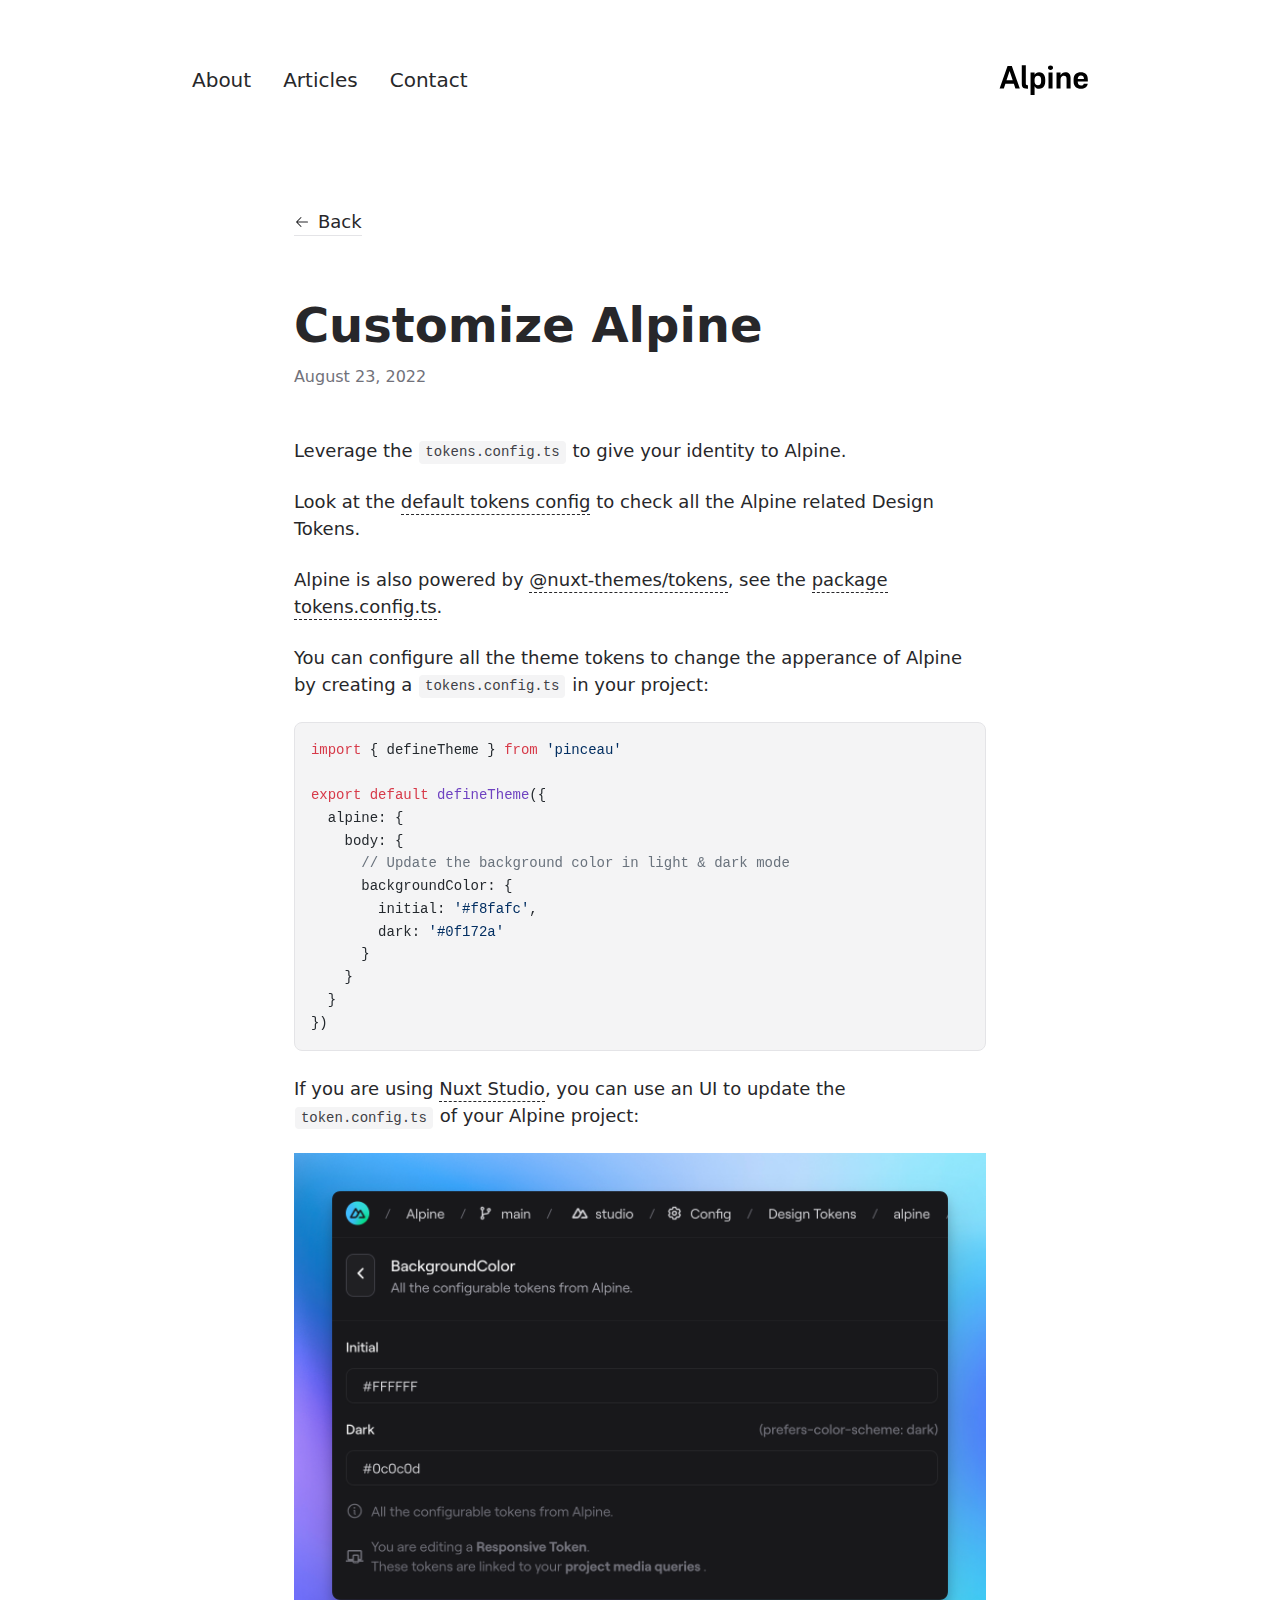
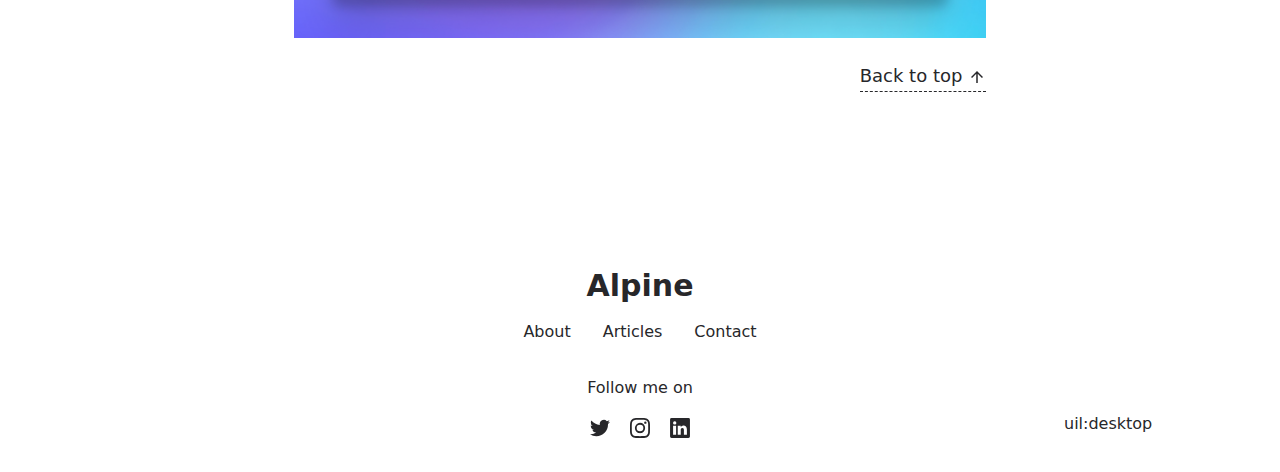
<file: articles/design-tokens/index.html>
<!DOCTYPE html>
<html lang="en">
<head><meta charset="utf-8">
<title>Customize Alpine</title>
<meta name="viewport" content="width=device-width, initial-scale=1">
<meta name="twitter:card" content="summary_large_image">
<meta property="og:image:width" content="400">
<meta property="og:image:height" content="300">
<meta property="og:image:alt" content="An image showcasing my project.">
<meta property="og:title" content="Customize Alpine">
<meta name="description" content="Leverage the tokens.config.ts to give your identity to Alpine.">
<meta property="og:description" content="Leverage the tokens.config.ts to give your identity to Alpine.">
<meta property="og:image" content="/articles/design-tokens.webp"><link rel="preload" as="fetch" crossorigin="anonymous" href="/articles/design-tokens/_payload.json"><style id="pinceau-theme">@media { :root {--pinceau-mq: initial; --alpine-readableLine: 68ch;--alpine-backdrop-backgroundColor: #f4f4f5b3;--prose-code-inline-padding: 0.2rem 0.375rem 0.2rem 0.375rem;--prose-code-block-backdropFilter: contrast(1);--prose-code-block-border-style: solid;--prose-code-block-border-width: 1px;--prose-tbody-tr-borderBottom-style: dashed;--prose-tbody-tr-borderBottom-width: 1px;--prose-th-textAlign: inherit;--prose-thead-borderBottom-style: solid;--prose-thead-borderBottom-width: 1px;--prose-thead-border-style: solid;--prose-thead-border-width: 0px;--prose-table-textAlign: start;--prose-hr-width: 1px;--prose-hr-style: solid;--prose-li-listStylePosition: outside;--prose-ol-li-markerColor: currentColor;--prose-ol-paddingInlineStart: 21px;--prose-ol-listStyleType: decimal;--prose-ul-li-markerColor: currentColor;--prose-ul-paddingInlineStart: 21px;--prose-ul-listStyleType: disc;--prose-blockquote-border-style: solid;--prose-blockquote-border-width: 4px;--prose-blockquote-quotes: '201C' '201D' '2018' '2019';--prose-blockquote-paddingInlineStart: 24px;--prose-a-code-color-hover: currentColor;--prose-a-code-color-static: currentColor;--prose-a-hasCode-borderBottom: none;--prose-a-border-distance: 2px;--prose-a-border-color-hover: currentColor;--prose-a-border-color-static: currentColor;--prose-a-border-style-hover: solid;--prose-a-border-style-static: dashed;--prose-a-border-width: 1px;--prose-a-color-static: inherit;--prose-a-textDecoration: none;--prose-h6-margin: 3rem 0 2rem;--prose-h5-margin: 3rem 0 2rem;--prose-h4-margin: 3rem 0 2rem;--prose-h3-margin: 3rem 0 2rem;--prose-h2-margin: 3rem 0 2rem;--prose-h1-margin: 0 0 2rem;--prose-p-fontSize: 18px;--typography-lead-loose: 2;--typography-lead-relaxed: 1.625;--typography-lead-normal: 1.5;--typography-lead-snug: 1.375;--typography-lead-tight: 1.25;--typography-lead-none: 1;--typography-lead-10: 2.5rem;--typography-lead-9: 2.25rem;--typography-lead-8: 2rem;--typography-lead-7: 1.75rem;--typography-lead-6: 1.5rem;--typography-lead-5: 1.25rem;--typography-lead-4: 1rem;--typography-lead-3: .75rem;--typography-lead-2: .5rem;--typography-lead-1: .025rem;--typography-fontWeight-black: 900;--typography-fontWeight-extrabold: 800;--typography-fontWeight-bold: 700;--typography-fontWeight-semibold: 600;--typography-fontWeight-medium: 500;--typography-fontWeight-normal: 400;--typography-fontWeight-light: 300;--typography-fontWeight-extralight: 200;--typography-fontWeight-thin: 100;--typography-fontSize-9xl: 128px;--typography-fontSize-8xl: 96px;--typography-fontSize-7xl: 72px;--typography-fontSize-6xl: 60px;--typography-fontSize-5xl: 48px;--typography-fontSize-4xl: 36px;--typography-fontSize-3xl: 30px;--typography-fontSize-2xl: 24px;--typography-fontSize-xl: 20px;--typography-fontSize-lg: 18px;--typography-fontSize-base: 16px;--typography-fontSize-sm: 14px;--typography-fontSize-xs: 12px;--typography-letterSpacing-wide: 0.025em;--typography-letterSpacing-tight: -0.025em;--typography-verticalMargin-base: 24px;--typography-verticalMargin-sm: 16px;--elements-border-secondary-hover: [object Object];--elements-backdrop-background: #fffc;--elements-backdrop-filter: saturate(200%) blur(20px);--elements-container-maxWidth: 64rem;--lead-loose: 2;--lead-relaxed: 1.625;--lead-normal: 1.5;--lead-snug: 1.375;--lead-tight: 1.25;--lead-none: 1;--lead-10: 2.5rem;--lead-9: 2.25rem;--lead-8: 2rem;--lead-7: 1.75rem;--lead-6: 1.5rem;--lead-5: 1.25rem;--lead-4: 1rem;--lead-3: .75rem;--lead-2: .5rem;--lead-1: .025rem;--letterSpacing-widest: 0.1em;--letterSpacing-wider: 0.05em;--letterSpacing-wide: 0.025em;--letterSpacing-normal: 0em;--letterSpacing-tight: -0.025em;--letterSpacing-tighter: -0.05em;--fontSize-9xl: 8rem;--fontSize-8xl: 6rem;--fontSize-7xl: 4.5rem;--fontSize-6xl: 3.75rem;--fontSize-5xl: 3rem;--fontSize-4xl: 2.25rem;--fontSize-3xl: 1.875rem;--fontSize-2xl: 1.5rem;--fontSize-xl: 1.25rem;--fontSize-lg: 1.125rem;--fontSize-base: 1rem;--fontSize-sm: 0.875rem;--fontSize-xs: 0.75rem;--fontWeight-black: 900;--fontWeight-extrabold: 800;--fontWeight-bold: 700;--fontWeight-semibold: 600;--fontWeight-medium: 500;--fontWeight-normal: 400;--fontWeight-light: 300;--fontWeight-extralight: 200;--fontWeight-thin: 100;--font-mono: ui-monospace, SFMono-Regular, Menlo, Monaco, Consolas, Liberation Mono, Courier New, monospace;--font-serif: ui-serif, Georgia, Cambria, Times New Roman, Times, serif;--font-sans: ui-sans-serif, system-ui, -apple-system, BlinkMacSystemFont, Segoe UI, Roboto, Helvetica Neue, Arial, Noto Sans, sans-serif, Apple Color Emoji, Segoe UI Emoji, Segoe UI Symbol, Noto Color Emoji;--opacity-total: 1;--opacity-high: 0.8;--opacity-medium: 0.5;--opacity-soft: 0.3;--opacity-light: 0.15;--opacity-bright: 0.1;--opacity-noOpacity: 0;--borderWidth-lg: 3px;--borderWidth-md: 2px;--borderWidth-sm: 1px;--borderWidth-noBorder: 0;--space-rem-875: 0.875rem;--space-rem-625: 0.625rem;--space-rem-375: 0.375rem;--space-rem-125: 0.125rem;--space-px: 1px;--space-128: 32rem;--space-96: 24rem;--space-80: 20rem;--space-72: 18rem;--space-64: 16rem;--space-60: 15rem;--space-56: 14rem;--space-52: 13rem;--space-48: 12rem;--space-44: 11rem;--space-40: 10rem;--space-36: 9rem;--space-32: 8rem;--space-28: 7rem;--space-24: 6rem;--space-20: 5rem;--space-16: 4rem;--space-14: 3.5rem;--space-12: 3rem;--space-11: 2.75rem;--space-10: 2.5rem;--space-9: 2.25rem;--space-8: 2rem;--space-7: 1.75rem;--space-6: 1.5rem;--space-5: 1.25rem;--space-4: 1rem;--space-3: 0.75rem;--space-2: 0.5rem;--space-1: 0.25rem;--space-0: 0px;--size-full: 100%;--size-7xl: 80rem;--size-6xl: 72rem;--size-5xl: 64rem;--size-4xl: 56rem;--size-3xl: 48rem;--size-2xl: 42rem;--size-xl: 36rem;--size-lg: 32rem;--size-md: 28rem;--size-sm: 24rem;--size-xs: 20rem;--size-200: 200px;--size-104: 104px;--size-80: 80px;--size-64: 64px;--size-56: 56px;--size-48: 48px;--size-40: 40px;--size-32: 32px;--size-24: 24px;--size-20: 20px;--size-16: 16px;--size-12: 12px;--size-8: 8px;--size-6: 6px;--size-4: 4px;--size-2: 2px;--size-0: 0px;--radii-full: 9999px;--radii-3xl: 1.75rem;--radii-2xl: 1.5rem;--radii-xl: 1rem;--radii-lg: 0.75rem;--radii-md: 0.5rem;--radii-sm: 0.375rem;--radii-xs: 0.25rem;--radii-2xs: 0.125rem;--radii-none: 0px;--shadow-none: 0px 0px 0px 0px transparent;--shadow-lg: 0px 10px 15px -3px #000000, 0px 4px 6px -4px #000000;--shadow-md: 0px 4px 6px -1px #000000, 0px 2px 4px -2px #000000;--shadow-sm: 0px 1px 3px 0px #000000, 0px 1px 2px -1px #000000;--shadow-xs: 0px 1px 2px 0px #000000;--height-screen: 100vh;--width-screen: 100vw;--color-primary-900: #002e38;--color-primary-800: #005c70;--color-primary-700: #008aa9;--color-primary-600: #00b9e1;--color-primary-500: #1ad6ff;--color-primary-400: #40ddff;--color-primary-300: #66e4ff;--color-primary-200: #8deaff;--color-primary-100: #b3f1ff;--color-primary-50: #d9f8ff;--color-ruby-900: #380011;--color-ruby-800: #700021;--color-ruby-700: #a90032;--color-ruby-600: #e10043;--color-ruby-500: #ff1a5e;--color-ruby-400: #ff4079;--color-ruby-300: #ff6694;--color-ruby-200: #ff8dae;--color-ruby-100: #ffb3c9;--color-ruby-50: #ffd9e4;--color-pink-900: #380025;--color-pink-800: #70004b;--color-pink-700: #a90070;--color-pink-600: #e10095;--color-pink-500: #ff1ab2;--color-pink-400: #ff40bf;--color-pink-300: #ff66cc;--color-pink-200: #ff8dd8;--color-pink-100: #ffb3e5;--color-pink-50: #ffd9f2;--color-purple-900: #190038;--color-purple-800: #330070;--color-purple-700: #4c00a9;--color-purple-600: #6500e1;--color-purple-500: #811aff;--color-purple-400: #9640ff;--color-purple-300: #ab66ff;--color-purple-200: #c08dff;--color-purple-100: #d5b3ff;--color-purple-50: #ead9ff;--color-royalblue-900: #0b0531;--color-royalblue-800: #160a62;--color-royalblue-700: #211093;--color-royalblue-600: #2c15c4;--color-royalblue-500: #4127e8;--color-royalblue-400: #614bec;--color-royalblue-300: #806ff0;--color-royalblue-200: #a093f3;--color-royalblue-100: #c0b7f7;--color-royalblue-50: #dfdbfb;--color-indigoblue-900: #001238;--color-indigoblue-800: #002370;--color-indigoblue-700: #0035a9;--color-indigoblue-600: #0047e1;--color-indigoblue-500: #1a62ff;--color-indigoblue-400: #407cff;--color-indigoblue-300: #6696ff;--color-indigoblue-200: #8db0ff;--color-indigoblue-100: #b3cbff;--color-indigoblue-50: #d9e5ff;--color-blue-900: #002438;--color-blue-800: #004870;--color-blue-700: #006ca9;--color-blue-600: #0090e1;--color-blue-500: #1aadff;--color-blue-400: #40bbff;--color-blue-300: #66c8ff;--color-blue-200: #8dd6ff;--color-blue-100: #b3e4ff;--color-blue-50: #d9f1ff;--color-lightblue-900: #002e38;--color-lightblue-800: #005c70;--color-lightblue-700: #008aa9;--color-lightblue-600: #00b9e1;--color-lightblue-500: #1ad6ff;--color-lightblue-400: #40ddff;--color-lightblue-300: #66e4ff;--color-lightblue-200: #8deaff;--color-lightblue-100: #b3f1ff;--color-lightblue-50: #d9f8ff;--color-teal-900: #062a28;--color-teal-800: #0b544f;--color-teal-700: #117d77;--color-teal-600: #16a79e;--color-teal-500: #1cd1c6;--color-teal-400: #36e4da;--color-teal-300: #5fe9e1;--color-teal-200: #87efe9;--color-teal-100: #aff4f0;--color-teal-50: #d7faf8;--color-pear-900: #2a2b09;--color-pear-800: #545512;--color-pear-700: #7e801b;--color-pear-600: #a8aa24;--color-pear-500: #d0d32f;--color-pear-400: #d8da52;--color-pear-300: #e0e274;--color-pear-200: #e8e997;--color-pear-100: #eff0ba;--color-pear-50: #f7f8dc;--color-red-900: #380300;--color-red-800: #700700;--color-red-700: #a90a00;--color-red-600: #e10e00;--color-red-500: #ff281a;--color-red-400: #ff4c40;--color-red-300: #ff7066;--color-red-200: #ff948d;--color-red-100: #ffb7b3;--color-red-50: #ffdbd9;--color-orange-900: #381800;--color-orange-800: #702f00;--color-orange-700: #a94700;--color-orange-600: #e15e00;--color-orange-500: #ff7a1a;--color-orange-400: #ff9040;--color-orange-300: #ffa666;--color-orange-200: #ffbd8d;--color-orange-100: #ffd3b3;--color-orange-50: #ffe9d9;--color-yellow-900: #362b03;--color-yellow-800: #6d5605;--color-yellow-700: #a38108;--color-yellow-600: #daac0a;--color-yellow-500: #f5c828;--color-yellow-400: #f7d14c;--color-yellow-300: #f8da70;--color-yellow-200: #fae393;--color-yellow-100: #fcedb7;--color-yellow-50: #fdf6db;--color-green-900: #003f25;--color-green-800: #005e38;--color-green-700: #007e4a;--color-green-600: #009d5d;--color-green-500: #00bd6f;--color-green-400: #00dc82;--color-green-300: #30ffaa;--color-green-200: #83ffcc;--color-green-100: #acffdd;--color-green-50: #d6ffee;--color-gray-900: #18181B;--color-gray-800: #27272A;--color-gray-700: #3f3f46;--color-gray-600: #52525B;--color-gray-500: #71717A;--color-gray-400: #a1a1aa;--color-gray-300: #D4d4d8;--color-gray-200: #e4e4e7;--color-gray-100: #f4f4f5;--color-gray-50: #fafafa;--color-black: #0c0c0d;--color-white: #FFFFFF;--media-portrait: only screen and (orientation: portrait);--media-landscape: only screen and (orientation: landscape);--media-rm: (prefers-reduced-motion: reduce);--media-2xl: (min-width: 1536px);--media-xl: (min-width: 1280px);--media-lg: (min-width: 1024px);--media-md: (min-width: 768px);--media-sm: (min-width: 640px);--media-xs: (min-width: 475px);--alpine-body-color: var(--color-gray-800);--alpine-body-backgroundColor: var(--color-white);--prose-code-inline-fontWeight: var(--typography-fontWeight-normal);--prose-code-inline-fontSize: var(--typography-fontSize-sm);--prose-code-inline-borderRadius: var(--radii-xs);--prose-code-block-pre-padding: var(--typography-verticalMargin-sm);--prose-code-block-margin: var(--typography-verticalMargin-base) 0;--prose-code-block-fontSize: var(--typography-fontSize-sm);--prose-tbody-code-inline-fontSize: var(--typography-fontSize-sm);--prose-tbody-td-padding: var(--typography-verticalMargin-sm);--prose-th-fontWeight: var(--typography-fontWeight-semibold);--prose-th-padding: 0 var(--typography-verticalMargin-sm) var(--typography-verticalMargin-sm) var(--typography-verticalMargin-sm);--prose-table-lineHeight: var(--typography-lead-6);--prose-table-fontSize: var(--typography-fontSize-sm);--prose-table-margin: var(--typography-verticalMargin-base) 0;--prose-hr-margin: var(--typography-verticalMargin-base) 0;--prose-li-margin: var(--typography-verticalMargin-sm) 0;--prose-ol-margin: var(--typography-verticalMargin-base) 0;--prose-ul-margin: var(--typography-verticalMargin-base) 0;--prose-blockquote-margin: var(--typography-verticalMargin-base) 0;--prose-a-code-border-style: var(--prose-a-border-style-static);--prose-a-code-border-width: var(--prose-a-border-width);--prose-a-fontWeight: var(--typography-fontWeight-medium);--prose-img-margin: var(--typography-verticalMargin-base) 0;--prose-strong-fontWeight: var(--typography-fontWeight-semibold);--prose-h6-iconSize: var(--typography-fontSize-base);--prose-h6-fontWeight: var(--typography-fontWeight-semibold);--prose-h6-lineHeight: var(--typography-lead-normal);--prose-h6-fontSize: var(--typography-fontSize-lg);--prose-h5-iconSize: var(--typography-fontSize-lg);--prose-h5-fontWeight: var(--typography-fontWeight-semibold);--prose-h5-lineHeight: var(--typography-lead-snug);--prose-h5-fontSize: var(--typography-fontSize-xl);--prose-h4-iconSize: var(--typography-fontSize-lg);--prose-h4-letterSpacing: var(--typography-letterSpacing-tight);--prose-h4-fontWeight: var(--typography-fontWeight-semibold);--prose-h4-lineHeight: var(--typography-lead-snug);--prose-h4-fontSize: var(--typography-fontSize-2xl);--prose-h3-iconSize: var(--typography-fontSize-xl);--prose-h3-letterSpacing: var(--typography-letterSpacing-tight);--prose-h3-fontWeight: var(--typography-fontWeight-semibold);--prose-h3-lineHeight: var(--typography-lead-snug);--prose-h3-fontSize: var(--typography-fontSize-3xl);--prose-h2-iconSize: var(--typography-fontSize-2xl);--prose-h2-letterSpacing: var(--typography-letterSpacing-tight);--prose-h2-fontWeight: var(--typography-fontWeight-semibold);--prose-h2-lineHeight: var(--typography-lead-tight);--prose-h2-fontSize: var(--typography-fontSize-4xl);--prose-h1-iconSize: var(--typography-fontSize-3xl);--prose-h1-letterSpacing: var(--typography-letterSpacing-tight);--prose-h1-fontWeight: var(--typography-fontWeight-bold);--prose-h1-lineHeight: var(--typography-lead-tight);--prose-h1-fontSize: var(--typography-fontSize-5xl);--prose-p-br-margin: var(--typography-verticalMargin-base) 0 0 0;--prose-p-margin: var(--typography-verticalMargin-base) 0;--prose-p-lineHeight: var(--typography-lead-normal);--typography-color-primary-900: var(--color-primary-900);--typography-color-primary-800: var(--color-primary-800);--typography-color-primary-700: var(--color-primary-700);--typography-color-primary-600: var(--color-primary-600);--typography-color-primary-500: var(--color-primary-500);--typography-color-primary-400: var(--color-primary-400);--typography-color-primary-300: var(--color-primary-300);--typography-color-primary-200: var(--color-primary-200);--typography-color-primary-100: var(--color-primary-100);--typography-color-primary-50: var(--color-primary-50);--typography-font-code: var(--font-mono);--typography-font-body: var(--font-sans);--typography-font-display: var(--font-sans);--typography-body-backgroundColor: var(--color-white);--typography-body-color: var(--color-black);--elements-state-danger-borderColor-secondary: var(--color-red-200);--elements-state-danger-borderColor-primary: var(--color-red-100);--elements-state-danger-backgroundColor-secondary: var(--color-red-100);--elements-state-danger-backgroundColor-primary: var(--color-red-50);--elements-state-danger-color-secondary: var(--color-red-600);--elements-state-danger-color-primary: var(--color-red-500);--elements-state-warning-borderColor-secondary: var(--color-yellow-200);--elements-state-warning-borderColor-primary: var(--color-yellow-100);--elements-state-warning-backgroundColor-secondary: var(--color-yellow-100);--elements-state-warning-backgroundColor-primary: var(--color-yellow-50);--elements-state-warning-color-secondary: var(--color-yellow-700);--elements-state-warning-color-primary: var(--color-yellow-600);--elements-state-success-borderColor-secondary: var(--color-green-200);--elements-state-success-borderColor-primary: var(--color-green-100);--elements-state-success-backgroundColor-secondary: var(--color-green-100);--elements-state-success-backgroundColor-primary: var(--color-green-50);--elements-state-success-color-secondary: var(--color-green-600);--elements-state-success-color-primary: var(--color-green-500);--elements-state-info-borderColor-secondary: var(--color-blue-200);--elements-state-info-borderColor-primary: var(--color-blue-100);--elements-state-info-backgroundColor-secondary: var(--color-blue-100);--elements-state-info-backgroundColor-primary: var(--color-blue-50);--elements-state-info-color-secondary: var(--color-blue-600);--elements-state-info-color-primary: var(--color-blue-500);--elements-state-primary-borderColor-secondary: var(--color-primary-200);--elements-state-primary-borderColor-primary: var(--color-primary-100);--elements-state-primary-backgroundColor-secondary: var(--color-primary-100);--elements-state-primary-backgroundColor-primary: var(--color-primary-50);--elements-state-primary-color-secondary: var(--color-primary-700);--elements-state-primary-color-primary: var(--color-primary-600);--elements-surface-secondary-backgroundColor: var(--color-gray-200);--elements-surface-primary-backgroundColor: var(--color-gray-100);--elements-surface-background-base: var(--color-gray-100);--elements-border-secondary-static: var(--color-gray-200);--elements-border-primary-hover: var(--color-gray-200);--elements-border-primary-static: var(--color-gray-100);--elements-container-padding-md: var(--space-16);--elements-container-padding-sm: var(--space-12);--elements-container-padding-xs: var(--space-8);--elements-container-padding-mobile: var(--space-6);--elements-text-secondary-color-hover: var(--color-gray-700);--elements-text-secondary-color-static: var(--color-gray-500);--elements-text-primary-color-static: var(--color-gray-900);--text-6xl-lineHeight: var(--lead-none);--text-6xl-fontSize: var(--fontSize-6xl);--text-5xl-lineHeight: var(--lead-none);--text-5xl-fontSize: var(--fontSize-5xl);--text-4xl-lineHeight: var(--lead-10);--text-4xl-fontSize: var(--fontSize-4xl);--text-3xl-lineHeight: var(--lead-9);--text-3xl-fontSize: var(--fontSize-3xl);--text-2xl-lineHeight: var(--lead-8);--text-2xl-fontSize: var(--fontSize-2xl);--text-xl-lineHeight: var(--lead-7);--text-xl-fontSize: var(--fontSize-xl);--text-lg-lineHeight: var(--lead-7);--text-lg-fontSize: var(--fontSize-lg);--text-base-lineHeight: var(--lead-6);--text-base-fontSize: var(--fontSize-base);--text-sm-lineHeight: var(--lead-5);--text-sm-fontSize: var(--fontSize-sm);--text-xs-lineHeight: var(--lead-4);--text-xs-fontSize: var(--fontSize-xs);--shadow-2xl: 0px 25px 50px -12px var(--color-gray-900);--shadow-xl: 0px 20px 25px -5px var(--color-gray-400), 0px 8px 10px -6px #000000;--color-secondary-900: var(--color-gray-900);--color-secondary-800: var(--color-gray-800);--color-secondary-700: var(--color-gray-700);--color-secondary-600: var(--color-gray-600);--color-secondary-500: var(--color-gray-500);--color-secondary-400: var(--color-gray-400);--color-secondary-300: var(--color-gray-300);--color-secondary-200: var(--color-gray-200);--color-secondary-100: var(--color-gray-100);--color-secondary-50: var(--color-gray-50);--prose-a-code-background-hover: var(--typography-color-primary-50);--prose-a-code-border-color-hover: var(--typography-color-primary-500);--prose-a-color-hover: var(--typography-color-primary-500);--typography-color-secondary-900: var(--color-secondary-900);--typography-color-secondary-800: var(--color-secondary-800);--typography-color-secondary-700: var(--color-secondary-700);--typography-color-secondary-600: var(--color-secondary-600);--typography-color-secondary-500: var(--color-secondary-500);--typography-color-secondary-400: var(--color-secondary-400);--typography-color-secondary-300: var(--color-secondary-300);--typography-color-secondary-200: var(--color-secondary-200);--typography-color-secondary-100: var(--color-secondary-100);--typography-color-secondary-50: var(--color-secondary-50);--prose-code-inline-backgroundColor: var(--typography-color-secondary-100);--prose-code-inline-color: var(--typography-color-secondary-700);--prose-code-block-backgroundColor: var(--typography-color-secondary-100);--prose-code-block-color: var(--typography-color-secondary-700);--prose-code-block-border-color: var(--typography-color-secondary-200);--prose-tbody-tr-borderBottom-color: var(--typography-color-secondary-200);--prose-th-color: var(--typography-color-secondary-600);--prose-thead-borderBottom-color: var(--typography-color-secondary-200);--prose-thead-border-color: var(--typography-color-secondary-300);--prose-hr-color: var(--typography-color-secondary-200);--prose-blockquote-border-color: var(--typography-color-secondary-200);--prose-blockquote-color: var(--typography-color-secondary-500);--prose-a-code-border-color-static: var(--typography-color-secondary-400); } }@media { :root.dark {--pinceau-mq: dark; --alpine-backdrop-backgroundColor: #18181bb3;--prose-code-block-backdropFilter: contrast(1);--prose-ol-li-markerColor: currentColor;--prose-ul-li-markerColor: currentColor;--prose-a-code-color-hover: currentColor;--prose-a-code-color-static: currentColor;--prose-a-border-color-hover: currentColor;--prose-a-border-color-static: currentColor;--prose-a-color-static: inherit;--elements-backdrop-background: #0c0d0ccc;--alpine-body-color: var(--color-gray-200);--alpine-body-backgroundColor: var(--color-black);--typography-body-backgroundColor: var(--color-black);--typography-body-color: var(--color-white);--elements-state-danger-borderColor-secondary: var(--color-red-700);--elements-state-danger-borderColor-primary: var(--color-red-800);--elements-state-danger-backgroundColor-secondary: var(--color-red-800);--elements-state-danger-backgroundColor-primary: var(--color-red-900);--elements-state-danger-color-secondary: var(--color-red-200);--elements-state-danger-color-primary: var(--color-red-300);--elements-state-warning-borderColor-secondary: var(--color-yellow-700);--elements-state-warning-borderColor-primary: var(--color-yellow-800);--elements-state-warning-backgroundColor-secondary: var(--color-yellow-800);--elements-state-warning-backgroundColor-primary: var(--color-yellow-900);--elements-state-warning-color-secondary: var(--color-yellow-200);--elements-state-warning-color-primary: var(--color-yellow-400);--elements-state-success-borderColor-secondary: var(--color-green-700);--elements-state-success-borderColor-primary: var(--color-green-800);--elements-state-success-backgroundColor-secondary: var(--color-green-800);--elements-state-success-backgroundColor-primary: var(--color-green-900);--elements-state-success-color-secondary: var(--color-green-200);--elements-state-success-color-primary: var(--color-green-400);--elements-state-info-borderColor-secondary: var(--color-blue-700);--elements-state-info-borderColor-primary: var(--color-blue-800);--elements-state-info-backgroundColor-secondary: var(--color-blue-800);--elements-state-info-backgroundColor-primary: var(--color-blue-900);--elements-state-info-color-secondary: var(--color-blue-200);--elements-state-info-color-primary: var(--color-blue-400);--elements-state-primary-borderColor-secondary: var(--color-primary-700);--elements-state-primary-borderColor-primary: var(--color-primary-800);--elements-state-primary-backgroundColor-secondary: var(--color-primary-800);--elements-state-primary-backgroundColor-primary: var(--color-primary-900);--elements-state-primary-color-secondary: var(--color-primary-200);--elements-state-primary-color-primary: var(--color-primary-400);--elements-surface-secondary-backgroundColor: var(--color-gray-800);--elements-surface-primary-backgroundColor: var(--color-gray-900);--elements-surface-background-base: var(--color-gray-900);--elements-border-secondary-static: var(--color-gray-800);--elements-border-primary-hover: var(--color-gray-800);--elements-border-primary-static: var(--color-gray-900);--elements-text-secondary-color-hover: var(--color-gray-200);--elements-text-secondary-color-static: var(--color-gray-400);--elements-text-primary-color-static: var(--color-gray-50);--prose-a-code-background-hover: var(--typography-color-primary-900);--prose-a-code-border-color-hover: var(--typography-color-primary-600);--prose-a-color-hover: var(--typography-color-primary-400);--prose-code-inline-backgroundColor: var(--typography-color-secondary-800);--prose-code-inline-color: var(--typography-color-secondary-200);--prose-code-block-backgroundColor: var(--typography-color-secondary-900);--prose-code-block-color: var(--typography-color-secondary-200);--prose-code-block-border-color: var(--typography-color-secondary-800);--prose-tbody-tr-borderBottom-color: var(--typography-color-secondary-800);--prose-th-color: var(--typography-color-secondary-400);--prose-thead-borderBottom-color: var(--typography-color-secondary-800);--prose-thead-border-color: var(--typography-color-secondary-600);--prose-hr-color: var(--typography-color-secondary-800);--prose-blockquote-border-color: var(--typography-color-secondary-700);--prose-blockquote-color: var(--typography-color-secondary-400);--prose-a-code-border-color-static: var(--typography-color-secondary-600); } }</style><style id="pinceau-runtime-hydratable">@media{.phy[--]{--puid:qozRWw-v;}.pv-ALVGTX{max-width:var(--elements-container-maxWidth);padding-left:var(--elements-container-padding-mobile);padding-right:var(--elements-container-padding-mobile);}@media (min-width: 475px){.pv-ALVGTX{padding-left:var(--elements-container-padding-xs);padding-right:var(--elements-container-padding-xs);}}@media (min-width: 640px){.pv-ALVGTX{padding-left:var(--elements-container-padding-sm);padding-right:var(--elements-container-padding-sm);}}@media (min-width: 768px){.pv-ALVGTX{padding-left:var(--elements-container-padding-md);padding-right:var(--elements-container-padding-md);}}} </style><link rel="modulepreload" as="script" crossorigin href="/_nuxt/entry.087acca2.js"><link rel="preload" as="style" href="/_nuxt/entry.2b709d1c.css"><link rel="modulepreload" as="script" crossorigin href="/_nuxt/NuxtImg.f93beaf5.js"><link rel="modulepreload" as="script" crossorigin href="/_nuxt/document-driven.d41f32f4.js"><link rel="modulepreload" as="script" crossorigin href="/_nuxt/DocumentDrivenEmpty.b164e265.js"><link rel="modulepreload" as="script" crossorigin href="/_nuxt/ContentRenderer.288f48d2.js"><link rel="modulepreload" as="script" crossorigin href="/_nuxt/ContentRendererMarkdown.8aadd7ac.js"><link rel="modulepreload" as="script" crossorigin href="/_nuxt/DocumentDrivenNotFound.c9d8acd5.js"><link rel="preload" as="style" href="/_nuxt/DocumentDrivenNotFound.aa939160.css"><link rel="modulepreload" as="script" crossorigin href="/_nuxt/article.9cc7c12f.js"><link rel="preload" as="style" href="/_nuxt/article.06aa1a19.css"><link rel="modulepreload" as="script" crossorigin href="/_nuxt/ProseA.49a6e621.js"><link rel="preload" as="style" href="/_nuxt/ProseA.baee409d.css"><link rel="modulepreload" as="script" crossorigin href="/_nuxt/date.824a539b.js"><link rel="modulepreload" as="script" crossorigin href="/_nuxt/ProseH1.4e8050a1.js"><link rel="preload" as="style" href="/_nuxt/ProseH1.6d63403c.css"><link rel="modulepreload" as="script" crossorigin href="/_nuxt/ProseP.4b9d6e19.js"><link rel="preload" as="style" href="/_nuxt/ProseP.b99f89cd.css"><link rel="modulepreload" as="script" crossorigin href="/_nuxt/ProseCodeInline.9369adcc.js"><link rel="preload" as="style" href="/_nuxt/ProseCodeInline.873c7ac7.css"><link rel="modulepreload" as="script" crossorigin href="/_nuxt/ProseCode.cb4e3f32.js"><link rel="preload" as="style" href="/_nuxt/ProseCode.585625f1.css"><link rel="modulepreload" as="script" crossorigin href="/_nuxt/ProseImg.40b9f49b.js"><link rel="preload" as="style" href="/_nuxt/ProseImg.eeea4224.css"><link rel="prefetch" as="script" crossorigin href="/_nuxt/default.3edde738.js"><link rel="prefetch" as="script" crossorigin href="/_nuxt/page.d63d601e.js"><link rel="prefetch" as="script" crossorigin href="/_nuxt/client-db.df5915a1.js"><link rel="prefetch" as="script" crossorigin href="/_nuxt/debug.daa4656d.js"><link rel="prefetch" as="style" href="/_nuxt/useStudio.a92b5f33.css"><link rel="prefetch" as="script" crossorigin href="/_nuxt/useStudio.a6c77cdc.js"><link rel="prefetch" as="script" crossorigin href="/_nuxt/asyncData.33a478d1.js"><link rel="prefetch" as="style" href="/_nuxt/error-404.7910d5ca.css"><link rel="prefetch" as="script" crossorigin href="/_nuxt/error-404.27f7be10.js"><link rel="prefetch" as="style" href="/_nuxt/error-500.1db01289.css"><link rel="prefetch" as="script" crossorigin href="/_nuxt/error-500.722c6f3b.js"><link rel="stylesheet" href="/_nuxt/entry.2b709d1c.css"><link rel="stylesheet" href="/_nuxt/DocumentDrivenNotFound.aa939160.css"><link rel="stylesheet" href="/_nuxt/article.06aa1a19.css"><link rel="stylesheet" href="/_nuxt/ProseA.baee409d.css"><link rel="stylesheet" href="/_nuxt/ProseH1.6d63403c.css"><link rel="stylesheet" href="/_nuxt/ProseP.b99f89cd.css"><link rel="stylesheet" href="/_nuxt/ProseCodeInline.873c7ac7.css"><link rel="stylesheet" href="/_nuxt/ProseCode.585625f1.css"><link rel="stylesheet" href="/_nuxt/ProseImg.eeea4224.css"><script>"use strict";(()=>{const a=window,e=document.documentElement,m=["dark","light"],c=window.localStorage.getItem("nuxt-color-mode")||"system";let n=c==="system"?f():c;const l=e.getAttribute("data-color-mode-forced");l&&(n=l),i(n),a["__NUXT_COLOR_MODE__"]={preference:c,value:n,getColorScheme:f,addColorScheme:i,removeColorScheme:d};function i(o){const t=""+o+"",s="";e.classList?e.classList.add(t):e.className+=" "+t,s&&e.setAttribute("data-"+s,o)}function d(o){const t=""+o+"",s="";e.classList?e.classList.remove(t):e.className=e.className.replace(new RegExp(t,"g"),""),s&&e.removeAttribute("data-"+s)}function r(o){return a.matchMedia("(prefers-color-scheme"+o+")")}function f(){if(a.matchMedia&&r("").media!=="not all"){for(const o of m)if(r(":"+o).matches)return o}return"light"}})();
</script></head>
<body ><div id="__nuxt"><div class="container pv-ALVGTX pc-qozRWw app-layout" data-v-93c22c3b data-v-6d327d86><!--[--><div class="nuxt-progress" style="width:0%;height:3px;opacity:0;background-size:Infinity% auto;" data-v-93c22c3b></div><header class="right" data-v-93c22c3b data-v-ebfd1e7c><div class="menu" data-v-ebfd1e7c><button aria-label="Navigation Menu" data-v-ebfd1e7c><svg width="24" height="24" viewBox="0 0 68 68" fill="currentColor" xmlns="http://www.w3.org/2000/svg" data-v-ebfd1e7c><path d="M8 34C8 32.1362 8 31.2044 8.30448 30.4693C8.71046 29.4892 9.48915 28.7105 10.4693 28.3045C11.2044 28 12.1362 28 14 28C15.8638 28 16.7956 28 17.5307 28.3045C18.5108 28.7105 19.2895 29.4892 19.6955 30.4693C20 31.2044 20 32.1362 20 34C20 35.8638 20 36.7956 19.6955 37.5307C19.2895 38.5108 18.5108 39.2895 17.5307 39.6955C16.7956 40 15.8638 40 14 40C12.1362 40 11.2044 40 10.4693 39.6955C9.48915 39.2895 8.71046 38.5108 8.30448 37.5307C8 36.7956 8 35.8638 8 34Z" data-v-ebfd1e7c></path><path d="M28 34C28 32.1362 28 31.2044 28.3045 30.4693C28.7105 29.4892 29.4892 28.7105 30.4693 28.3045C31.2044 28 32.1362 28 34 28C35.8638 28 36.7956 28 37.5307 28.3045C38.5108 28.7105 39.2895 29.4892 39.6955 30.4693C40 31.2044 40 32.1362 40 34C40 35.8638 40 36.7956 39.6955 37.5307C39.2895 38.5108 38.5108 39.2895 37.5307 39.6955C36.7956 40 35.8638 40 34 40C32.1362 40 31.2044 40 30.4693 39.6955C29.4892 39.2895 28.7105 38.5108 28.3045 37.5307C28 36.7956 28 35.8638 28 34Z" data-v-ebfd1e7c></path><path d="M48 34C48 32.1362 48 31.2044 48.3045 30.4693C48.7105 29.4892 49.4892 28.7105 50.4693 28.3045C51.2044 28 52.1362 28 54 28C55.8638 28 56.7956 28 57.5307 28.3045C58.5108 28.7105 59.2895 29.4892 59.6955 30.4693C60 31.2044 60 32.1362 60 34C60 35.8638 60 36.7956 59.6955 37.5307C59.2895 38.5108 58.5108 39.2895 57.5307 39.6955C56.7956 40 55.8638 40 54 40C52.1362 40 51.2044 40 50.4693 39.6955C49.4892 39.2895 48.7105 38.5108 48.3045 37.5307C48 36.7956 48 35.8638 48 34Z" data-v-ebfd1e7c></path></svg></button></div><div class="overlay" data-v-ebfd1e7c><nav data-v-ebfd1e7c data-v-47e45ff0><ul data-v-47e45ff0><!--[--><li data-v-47e45ff0><a href="/" class="" data-v-47e45ff0><span class="underline-fx" data-v-47e45ff0></span> About</a></li><li data-v-47e45ff0><a href="/articles" class="" data-v-47e45ff0><span class="underline-fx" data-v-47e45ff0></span> Articles</a></li><li data-v-47e45ff0><a href="/contact" class="" data-v-47e45ff0><span class="underline-fx" data-v-47e45ff0></span> Contact</a></li><!--]--></ul></nav></div><div class="logo" data-v-ebfd1e7c><a href="/" class="" data-v-ebfd1e7c><img src="/logo-dark.svg" class="dark-img" alt="alpine" width="89" height="31" data-v-ebfd1e7c><img src="/logo.svg" class="light-img" alt="alpine" width="89" height="31" data-v-ebfd1e7c></a></div><div class="main-nav" data-v-ebfd1e7c><nav data-v-ebfd1e7c data-v-47e45ff0><ul data-v-47e45ff0><!--[--><li data-v-47e45ff0><a href="/" class="" data-v-47e45ff0><span class="underline-fx" data-v-47e45ff0></span> About</a></li><li data-v-47e45ff0><a href="/articles" class="" data-v-47e45ff0><span class="underline-fx" data-v-47e45ff0></span> Articles</a></li><li data-v-47e45ff0><a href="/contact" class="" data-v-47e45ff0><span class="underline-fx" data-v-47e45ff0></span> Contact</a></li><!--]--></ul></nav></div></header><!--[--><div class="document-driven-page"><article data-v-f252e39d><a href="/articles" class="back" data-v-f252e39d><svg xmlns="http://www.w3.org/2000/svg" xmlns:xlink="http://www.w3.org/1999/xlink" aria-hidden="true" role="img" class="icon" data-v-f252e39d style="" width="1em" height="1em" viewBox="0 0 256 256" data-v-121c6e7d><path fill="currentColor" d="M224 128a8 8 0 0 1-8 8H59.31l58.35 58.34a8 8 0 0 1-11.32 11.32l-72-72a8 8 0 0 1 0-11.32l72-72a8 8 0 0 1 11.32 11.32L59.31 120H216a8 8 0 0 1 8 8Z"/></svg><span data-v-f252e39d> Back </span></a><header data-v-f252e39d><h1 class="title" data-v-f252e39d>Customize Alpine</h1><time datetime="2022-08-23T00:00:00.000Z" data-v-f252e39d>August 23, 2022</time></header><div class="prose" data-v-f252e39d><!--[--><div><h1 id="customize-alpine" data-v-a5759516><a aria-current="page" href="/articles/design-tokens#customize-alpine" class="router-link-active router-link-exact-active" data-v-a5759516><!--[-->Customize Alpine<!--]--><!----></a></h1><p data-v-63bfa697><!--[-->Leverage the <code data-v-c81ed8f1><!--[-->tokens.config.ts<!--]--></code> to give your identity to Alpine.<!--]--></p><p data-v-63bfa697><!--[-->Look at the <a href="https://github.com/nuxt-themes/alpine/blob/main/tokens.config.ts" rel="nofollow" data-v-af1c0c3b><!--[-->default tokens config<!--]--></a> to check all the Alpine related Design Tokens.<!--]--></p><p data-v-63bfa697><!--[-->Alpine is also powered by <a href="https://www.npmjs.com/package/@nuxt-themes/tokens" rel="nofollow" data-v-af1c0c3b><!--[-->@nuxt-themes/tokens<!--]--></a>, see the <a href="https://unpkg.com/@nuxt-themes/tokens@latest/dist/tokens.config.ts" rel="nofollow" data-v-af1c0c3b><!--[-->package tokens.config.ts<!--]--></a>.<!--]--></p><p data-v-63bfa697><!--[-->You can configure all the theme tokens to change the apperance of Alpine by creating a <code data-v-c81ed8f1><!--[-->tokens.config.ts<!--]--></code> in your project:<!--]--></p><div class="highlight-ts prose-code language-ts" meta data-v-bfc7416e><!----><!--[--><pre><code><span class="line" line="1"><span class="ct-149352">import</span><span class="ct-553616"> { defineTheme } </span><span class="ct-149352">from</span><span class="ct-553616"> </span><span class="ct-952708">&#39;pinceau&#39;
</span></span><span class="line" line="2"><span>
</span></span><span class="line" line="3"><span class="ct-149352">export</span><span class="ct-553616"> </span><span class="ct-149352">default</span><span class="ct-553616"> </span><span class="ct-762058">defineTheme</span><span class="ct-553616">({
</span></span><span class="line" line="4"><span class="ct-553616">  alpine: {
</span></span><span class="line" line="5"><span class="ct-553616">    body: {
</span></span><span class="line" line="6"><span class="ct-553616">      </span><span class="ct-086898">// Update the background color in light &amp; dark mode
</span></span><span class="line" line="7"><span class="ct-553616">      backgroundColor: {
</span></span><span class="line" line="8"><span class="ct-553616">        initial: </span><span class="ct-952708">&#39;#f8fafc&#39;</span><span class="ct-553616">,
</span></span><span class="line" line="9"><span class="ct-553616">        dark: </span><span class="ct-952708">&#39;#0f172a&#39;
</span></span><span class="line" line="10"><span class="ct-553616">      }
</span></span><span class="line" line="11"><span class="ct-553616">    }
</span></span><span class="line" line="12"><span class="ct-553616">  }
</span></span><span class="line" line="13"><span class="ct-553616">})</span></span></code></pre><!--]--><button class="copy-button" data-v-bfc7416e data-v-75636234><span class="sr-only" data-v-75636234>Copy to clipboard</span><span class="icon-wrapper" data-v-75636234><svg xmlns="http://www.w3.org/2000/svg" xmlns:xlink="http://www.w3.org/1999/xlink" aria-hidden="true" role="img" class="icon" data-v-75636234 style="" width="18px" height="18px" viewBox="0 0 256 256" data-v-121c6e7d><path fill="currentColor" d="M216 32H88a8 8 0 0 0-8 8v40H40a8 8 0 0 0-8 8v128a8 8 0 0 0 8 8h128a8 8 0 0 0 8-8v-40h40a8 8 0 0 0 8-8V40a8 8 0 0 0-8-8Zm-56 176H48V96h112Zm48-48h-32V88a8 8 0 0 0-8-8H96V48h112Z"/></svg></span></button></div><p data-v-63bfa697><!--[-->If you are using <a href="https://nuxt.studio" rel="nofollow" data-v-af1c0c3b><!--[-->Nuxt Studio<!--]--></a>, you can use an UI to update the <code data-v-c81ed8f1><!--[-->token.config.ts<!--]--></code> of your Alpine project:<!--]--></p><p data-v-63bfa697><!--[--><a href="https://nuxt.studio" rel="nofollow" data-v-af1c0c3b><!--[--><img src="/design-tokens-studio.png" alt="design-tokens-studio.png" data-v-e5a4106d><!--]--></a><!--]--></p><style>.ct-149352{color:#D73A49;}
.dark .ct-149352{color:#F97583;}
.ct-553616{color:#24292E;}
.dark .ct-553616{color:#E1E4E8;}
.ct-952708{color:#032F62;}
.dark .ct-952708{color:#9ECBFF;}
.ct-762058{color:#6F42C1;}
.dark .ct-762058{color:#B392F0;}
.ct-086898{color:#6A737D;}</style></div><!--]--><div class="back-to-top" data-v-f252e39d><a data-v-f252e39d data-v-af1c0c3b><!--[-->Back to top <svg xmlns="http://www.w3.org/2000/svg" xmlns:xlink="http://www.w3.org/1999/xlink" aria-hidden="true" role="img" class="icon" data-v-f252e39d style="" width="1em" height="1em" viewBox="0 0 24 24" data-v-121c6e7d><path fill="currentColor" d="M11 20V7.825l-5.6 5.6L4 12l8-8l8 8l-1.4 1.425l-5.6-5.6V20h-2Z"/></svg><!--]--></a></div></div></article></div><!--]--><footer class="center" data-v-93c22c3b data-v-d63b5c07><a href="https://www.github.com/nuxt-themes/alpine" rel="noopener noreferrer" class="credits" data-v-d63b5c07>Alpine</a><div class="navigation" data-v-d63b5c07><nav data-v-d63b5c07 data-v-47e45ff0><ul data-v-47e45ff0><!--[--><li data-v-47e45ff0><a href="/" class="" data-v-47e45ff0><span class="underline-fx" data-v-47e45ff0></span> About</a></li><li data-v-47e45ff0><a href="/articles" class="" data-v-47e45ff0><span class="underline-fx" data-v-47e45ff0></span> Articles</a></li><li data-v-47e45ff0><a href="/contact" class="" data-v-47e45ff0><span class="underline-fx" data-v-47e45ff0></span> Contact</a></li><!--]--></ul></nav></div><p class="message" data-v-d63b5c07>Follow me on</p><div class="icons" data-v-d63b5c07><div class="social" data-v-d63b5c07><!--[--><a href="https://twitter.com/nuxtlabs" rel="noopener noreferrer" target="_blank" title="nuxtlabs" aria-label="nuxtlabs" data-v-ddf2f94a><svg xmlns="http://www.w3.org/2000/svg" xmlns:xlink="http://www.w3.org/1999/xlink" aria-hidden="true" role="img" class="icon" data-v-ddf2f94a style="" width="1em" height="1em" viewBox="0 0 24 24" data-v-121c6e7d><path fill="currentColor" d="M22 5.8a8.49 8.49 0 0 1-2.36.64a4.13 4.13 0 0 0 1.81-2.27a8.21 8.21 0 0 1-2.61 1a4.1 4.1 0 0 0-7 3.74a11.64 11.64 0 0 1-8.45-4.29a4.16 4.16 0 0 0-.55 2.07a4.09 4.09 0 0 0 1.82 3.41a4.05 4.05 0 0 1-1.86-.51v.05a4.1 4.1 0 0 0 3.3 4a3.93 3.93 0 0 1-1.1.17a4.9 4.9 0 0 1-.77-.07a4.11 4.11 0 0 0 3.83 2.84A8.22 8.22 0 0 1 3 18.34a7.93 7.93 0 0 1-1-.06a11.57 11.57 0 0 0 6.29 1.85A11.59 11.59 0 0 0 20 8.45v-.53a8.43 8.43 0 0 0 2-2.12Z"/></svg></a><a href="https://instagram.com/atinuxt" rel="noopener noreferrer" target="_blank" title="atinuxt" aria-label="atinuxt" data-v-ddf2f94a><svg xmlns="http://www.w3.org/2000/svg" xmlns:xlink="http://www.w3.org/1999/xlink" aria-hidden="true" role="img" class="icon" data-v-ddf2f94a style="" width="1em" height="1em" viewBox="0 0 24 24" data-v-121c6e7d><path fill="currentColor" d="M17.34 5.46a1.2 1.2 0 1 0 1.2 1.2a1.2 1.2 0 0 0-1.2-1.2Zm4.6 2.42a7.59 7.59 0 0 0-.46-2.43a4.94 4.94 0 0 0-1.16-1.77a4.7 4.7 0 0 0-1.77-1.15a7.3 7.3 0 0 0-2.43-.47C15.06 2 14.72 2 12 2s-3.06 0-4.12.06a7.3 7.3 0 0 0-2.43.47a4.78 4.78 0 0 0-1.77 1.15a4.7 4.7 0 0 0-1.15 1.77a7.3 7.3 0 0 0-.47 2.43C2 8.94 2 9.28 2 12s0 3.06.06 4.12a7.3 7.3 0 0 0 .47 2.43a4.7 4.7 0 0 0 1.15 1.77a4.78 4.78 0 0 0 1.77 1.15a7.3 7.3 0 0 0 2.43.47C8.94 22 9.28 22 12 22s3.06 0 4.12-.06a7.3 7.3 0 0 0 2.43-.47a4.7 4.7 0 0 0 1.77-1.15a4.85 4.85 0 0 0 1.16-1.77a7.59 7.59 0 0 0 .46-2.43c0-1.06.06-1.4.06-4.12s0-3.06-.06-4.12ZM20.14 16a5.61 5.61 0 0 1-.34 1.86a3.06 3.06 0 0 1-.75 1.15a3.19 3.19 0 0 1-1.15.75a5.61 5.61 0 0 1-1.86.34c-1 .05-1.37.06-4 .06s-3 0-4-.06a5.73 5.73 0 0 1-1.94-.3a3.27 3.27 0 0 1-1.1-.75a3 3 0 0 1-.74-1.15a5.54 5.54 0 0 1-.4-1.9c0-1-.06-1.37-.06-4s0-3 .06-4a5.54 5.54 0 0 1 .35-1.9A3 3 0 0 1 5 5a3.14 3.14 0 0 1 1.1-.8A5.73 5.73 0 0 1 8 3.86c1 0 1.37-.06 4-.06s3 0 4 .06a5.61 5.61 0 0 1 1.86.34a3.06 3.06 0 0 1 1.19.8a3.06 3.06 0 0 1 .75 1.1a5.61 5.61 0 0 1 .34 1.9c.05 1 .06 1.37.06 4s-.01 3-.06 4ZM12 6.87A5.13 5.13 0 1 0 17.14 12A5.12 5.12 0 0 0 12 6.87Zm0 8.46A3.33 3.33 0 1 1 15.33 12A3.33 3.33 0 0 1 12 15.33Z"/></svg></a><a href="https://www.linkedin.com/company/nuxtlabs" rel="noopener noreferrer" target="_blank" title="LinkedIn" aria-label="LinkedIn" data-v-ddf2f94a><svg xmlns="http://www.w3.org/2000/svg" xmlns:xlink="http://www.w3.org/1999/xlink" aria-hidden="true" role="img" class="icon" data-v-ddf2f94a style="" width="1em" height="1em" viewBox="0 0 24 24" data-v-121c6e7d><path fill="currentColor" d="M20.47 2H3.53a1.45 1.45 0 0 0-1.47 1.43v17.14A1.45 1.45 0 0 0 3.53 22h16.94a1.45 1.45 0 0 0 1.47-1.43V3.43A1.45 1.45 0 0 0 20.47 2ZM8.09 18.74h-3v-9h3ZM6.59 8.48a1.56 1.56 0 1 1 0-3.12a1.57 1.57 0 1 1 0 3.12Zm12.32 10.26h-3v-4.83c0-1.21-.43-2-1.52-2A1.65 1.65 0 0 0 12.85 13a2 2 0 0 0-.1.73v5h-3v-9h3V11a3 3 0 0 1 2.71-1.5c2 0 3.45 1.29 3.45 4.06Z"/></svg></a><!--]--></div><div class="color-mode-switch" data-v-d63b5c07><button aria-label="Color Mode" data-v-d63b5c07 data-v-693a1e33><span data-v-693a1e33></span></button></div></div></footer><!--]--></div></div><script type="application/json" id="__NUXT_DATA__" data-ssr="true" data-src="/articles/design-tokens/_payload.json">[{"state":1,"_errors":392,"serverRendered":355,"path":7,"prerenderedAt":-1},["Reactive",2],{"$sdd-pages":3,"$sdd-surrounds":339,"$sdd-globals":351,"$scolor-mode":353,"$sdd-navigation":356,"$sicons":376},["ShallowRef",4],["ShallowReactive",5],{"/articles/design-tokens":6},{"_path":7,"_dir":8,"_draft":9,"_partial":9,"_locale":10,"_empty":9,"title":11,"description":12,"cover":13,"date":14,"layout":15,"body":16,"_type":334,"_id":335,"_source":336,"_file":337,"_extension":338},"/articles/design-tokens","articles",false,"","Customize Alpine","Leverage the tokens.config.ts to give your identity to Alpine.","/articles/design-tokens.webp","2022-08-23T00:00:00.000Z","article",{"type":17,"children":18,"toc":332},"root",[19,27,41,57,80,91,293,314,327],{"type":20,"tag":21,"props":22,"children":24},"element","h1",{"id":23},"customize-alpine",[25],{"type":26,"value":11},"text",{"type":20,"tag":28,"props":29,"children":30},"p",{},[31,33,39],{"type":26,"value":32},"Leverage the ",{"type":20,"tag":34,"props":35,"children":36},"code-inline",{},[37],{"type":26,"value":38},"tokens.config.ts",{"type":26,"value":40}," to give your identity to Alpine.",{"type":20,"tag":28,"props":42,"children":43},{},[44,46,55],{"type":26,"value":45},"Look at the ",{"type":20,"tag":47,"props":48,"children":52},"a",{"href":49,"rel":50},"https://github.com/nuxt-themes/alpine/blob/main/tokens.config.ts",[51],"nofollow",[53],{"type":26,"value":54},"default tokens config",{"type":26,"value":56}," to check all the Alpine related Design Tokens.",{"type":20,"tag":28,"props":58,"children":59},{},[60,62,69,71,78],{"type":26,"value":61},"Alpine is also powered by ",{"type":20,"tag":47,"props":63,"children":66},{"href":64,"rel":65},"https://www.npmjs.com/package/@nuxt-themes/tokens",[51],[67],{"type":26,"value":68},"@nuxt-themes/tokens",{"type":26,"value":70},", see the ",{"type":20,"tag":47,"props":72,"children":75},{"href":73,"rel":74},"https://unpkg.com/@nuxt-themes/tokens@latest/dist/tokens.config.ts",[51],[76],{"type":26,"value":77},"package tokens.config.ts",{"type":26,"value":79},".",{"type":20,"tag":28,"props":81,"children":82},{},[83,85,89],{"type":26,"value":84},"You can configure all the theme tokens to change the apperance of Alpine by creating a ",{"type":20,"tag":34,"props":86,"children":87},{},[88],{"type":26,"value":38},{"type":26,"value":90}," in your project:",{"type":20,"tag":92,"props":93,"children":98},"code",{"className":94,"code":96,"language":97,"meta":10},[95],"language-ts","import { defineTheme } from 'pinceau'\n\nexport default defineTheme({\n  alpine: {\n    body: {\n      // Update the background color in light & dark mode\n      backgroundColor: {\n        initial: '#f8fafc',\n        dark: '#0f172a'\n      }\n    }\n  }\n})\n","ts",[99],{"type":20,"tag":100,"props":101,"children":102},"pre",{},[103],{"type":20,"tag":92,"props":104,"children":105},{"__ignoreMap":10},[106,140,149,182,191,200,215,224,243,257,266,275,284],{"type":20,"tag":107,"props":108,"children":111},"span",{"class":109,"line":110},"line",1,[112,118,124,129,134],{"type":20,"tag":107,"props":113,"children":115},{"class":114},"ct-149352",[116],{"type":26,"value":117},"import",{"type":20,"tag":107,"props":119,"children":121},{"class":120},"ct-553616",[122],{"type":26,"value":123}," { defineTheme } ",{"type":20,"tag":107,"props":125,"children":126},{"class":114},[127],{"type":26,"value":128},"from",{"type":20,"tag":107,"props":130,"children":131},{"class":120},[132],{"type":26,"value":133}," ",{"type":20,"tag":107,"props":135,"children":137},{"class":136},"ct-952708",[138],{"type":26,"value":139},"'pinceau'\n",{"type":20,"tag":107,"props":141,"children":143},{"class":109,"line":142},2,[144],{"type":20,"tag":107,"props":145,"children":146},{},[147],{"type":26,"value":148},"\n",{"type":20,"tag":107,"props":150,"children":152},{"class":109,"line":151},3,[153,158,162,167,171,177],{"type":20,"tag":107,"props":154,"children":155},{"class":114},[156],{"type":26,"value":157},"export",{"type":20,"tag":107,"props":159,"children":160},{"class":120},[161],{"type":26,"value":133},{"type":20,"tag":107,"props":163,"children":164},{"class":114},[165],{"type":26,"value":166},"default",{"type":20,"tag":107,"props":168,"children":169},{"class":120},[170],{"type":26,"value":133},{"type":20,"tag":107,"props":172,"children":174},{"class":173},"ct-762058",[175],{"type":26,"value":176},"defineTheme",{"type":20,"tag":107,"props":178,"children":179},{"class":120},[180],{"type":26,"value":181},"({\n",{"type":20,"tag":107,"props":183,"children":185},{"class":109,"line":184},4,[186],{"type":20,"tag":107,"props":187,"children":188},{"class":120},[189],{"type":26,"value":190},"  alpine: {\n",{"type":20,"tag":107,"props":192,"children":194},{"class":109,"line":193},5,[195],{"type":20,"tag":107,"props":196,"children":197},{"class":120},[198],{"type":26,"value":199},"    body: {\n",{"type":20,"tag":107,"props":201,"children":203},{"class":109,"line":202},6,[204,209],{"type":20,"tag":107,"props":205,"children":206},{"class":120},[207],{"type":26,"value":208},"      ",{"type":20,"tag":107,"props":210,"children":212},{"class":211},"ct-086898",[213],{"type":26,"value":214},"// Update the background color in light & dark mode\n",{"type":20,"tag":107,"props":216,"children":218},{"class":109,"line":217},7,[219],{"type":20,"tag":107,"props":220,"children":221},{"class":120},[222],{"type":26,"value":223},"      backgroundColor: {\n",{"type":20,"tag":107,"props":225,"children":227},{"class":109,"line":226},8,[228,233,238],{"type":20,"tag":107,"props":229,"children":230},{"class":120},[231],{"type":26,"value":232},"        initial: ",{"type":20,"tag":107,"props":234,"children":235},{"class":136},[236],{"type":26,"value":237},"'#f8fafc'",{"type":20,"tag":107,"props":239,"children":240},{"class":120},[241],{"type":26,"value":242},",\n",{"type":20,"tag":107,"props":244,"children":246},{"class":109,"line":245},9,[247,252],{"type":20,"tag":107,"props":248,"children":249},{"class":120},[250],{"type":26,"value":251},"        dark: ",{"type":20,"tag":107,"props":253,"children":254},{"class":136},[255],{"type":26,"value":256},"'#0f172a'\n",{"type":20,"tag":107,"props":258,"children":260},{"class":109,"line":259},10,[261],{"type":20,"tag":107,"props":262,"children":263},{"class":120},[264],{"type":26,"value":265},"      }\n",{"type":20,"tag":107,"props":267,"children":269},{"class":109,"line":268},11,[270],{"type":20,"tag":107,"props":271,"children":272},{"class":120},[273],{"type":26,"value":274},"    }\n",{"type":20,"tag":107,"props":276,"children":278},{"class":109,"line":277},12,[279],{"type":20,"tag":107,"props":280,"children":281},{"class":120},[282],{"type":26,"value":283},"  }\n",{"type":20,"tag":107,"props":285,"children":287},{"class":109,"line":286},13,[288],{"type":20,"tag":107,"props":289,"children":290},{"class":120},[291],{"type":26,"value":292},"})",{"type":20,"tag":28,"props":294,"children":295},{},[296,298,305,307,312],{"type":26,"value":297},"If you are using ",{"type":20,"tag":47,"props":299,"children":302},{"href":300,"rel":301},"https://nuxt.studio",[51],[303],{"type":26,"value":304},"Nuxt Studio",{"type":26,"value":306},", you can use an UI to update the ",{"type":20,"tag":34,"props":308,"children":309},{},[310],{"type":26,"value":311},"token.config.ts",{"type":26,"value":313}," of your Alpine project:",{"type":20,"tag":28,"props":315,"children":316},{},[317],{"type":20,"tag":47,"props":318,"children":320},{"href":300,"rel":319},[51],[321],{"type":20,"tag":322,"props":323,"children":326},"img",{"alt":324,"src":325},"design-tokens-studio.png","/design-tokens-studio.png",[],{"type":20,"tag":328,"children":329},"style",[330],{"type":26,"value":331},".ct-149352{color:#D73A49;}\n.dark .ct-149352{color:#F97583;}\n.ct-553616{color:#24292E;}\n.dark .ct-553616{color:#E1E4E8;}\n.ct-952708{color:#032F62;}\n.dark .ct-952708{color:#9ECBFF;}\n.ct-762058{color:#6F42C1;}\n.dark .ct-762058{color:#B392F0;}\n.ct-086898{color:#6A737D;}",{"title":10,"searchDepth":142,"depth":142,"links":333},[],"markdown","content:articles:4.design-tokens.md","content","articles/4.design-tokens.md","md",["ShallowRef",340],["ShallowReactive",341],{"/articles/design-tokens":342},[343,350],{"_path":344,"_dir":8,"_draft":9,"_partial":9,"_locale":10,"_empty":9,"title":345,"description":346,"cover":347,"date":14,"layout":15,"_type":334,"_id":348,"_source":336,"_file":349,"_extension":338},"/articles/write-articles","Write Articles","Writing Markdown articles in Alpine is straightforward.","/articles/write-articles.webp","content:articles:3.write-articles.md","articles/3.write-articles.md",null,["ShallowRef",352],{},{"preference":354,"value":354,"unknown":355,"forced":9},"system",true,[357,360,373],{"title":358,"_path":359,"layout":166},"About","/",{"title":361,"_path":362,"children":363,"layout":372},"Articles","/articles",[364,367,370,371],{"title":365,"_path":366,"layout":15},"Get started with Alpine","/articles/get-started",{"title":368,"_path":369,"layout":15},"Configure Alpine","/articles/configure",{"title":345,"_path":344,"layout":15},{"title":11,"_path":7,"layout":15},"page",{"title":374,"_path":375,"layout":166},"Contact","/contact",{"uil:twitter":377,"uil:instagram":381,"uil:linkedin":383,"material-symbols:arrow-upward":385,"ph:arrow-left":387,"ph:copy":390},{"left":378,"top":378,"width":379,"height":379,"rotate":378,"vFlip":9,"hFlip":9,"body":380},0,24,"\u003Cpath fill=\"currentColor\" d=\"M22 5.8a8.49 8.49 0 0 1-2.36.64a4.13 4.13 0 0 0 1.81-2.27a8.21 8.21 0 0 1-2.61 1a4.1 4.1 0 0 0-7 3.74a11.64 11.64 0 0 1-8.45-4.29a4.16 4.16 0 0 0-.55 2.07a4.09 4.09 0 0 0 1.82 3.41a4.05 4.05 0 0 1-1.86-.51v.05a4.1 4.1 0 0 0 3.3 4a3.93 3.93 0 0 1-1.1.17a4.9 4.9 0 0 1-.77-.07a4.11 4.11 0 0 0 3.83 2.84A8.22 8.22 0 0 1 3 18.34a7.93 7.93 0 0 1-1-.06a11.57 11.57 0 0 0 6.29 1.85A11.59 11.59 0 0 0 20 8.45v-.53a8.43 8.43 0 0 0 2-2.12Z\"/>",{"left":378,"top":378,"width":379,"height":379,"rotate":378,"vFlip":9,"hFlip":9,"body":382},"\u003Cpath fill=\"currentColor\" d=\"M17.34 5.46a1.2 1.2 0 1 0 1.2 1.2a1.2 1.2 0 0 0-1.2-1.2Zm4.6 2.42a7.59 7.59 0 0 0-.46-2.43a4.94 4.94 0 0 0-1.16-1.77a4.7 4.7 0 0 0-1.77-1.15a7.3 7.3 0 0 0-2.43-.47C15.06 2 14.72 2 12 2s-3.06 0-4.12.06a7.3 7.3 0 0 0-2.43.47a4.78 4.78 0 0 0-1.77 1.15a4.7 4.7 0 0 0-1.15 1.77a7.3 7.3 0 0 0-.47 2.43C2 8.94 2 9.28 2 12s0 3.06.06 4.12a7.3 7.3 0 0 0 .47 2.43a4.7 4.7 0 0 0 1.15 1.77a4.78 4.78 0 0 0 1.77 1.15a7.3 7.3 0 0 0 2.43.47C8.94 22 9.28 22 12 22s3.06 0 4.12-.06a7.3 7.3 0 0 0 2.43-.47a4.7 4.7 0 0 0 1.77-1.15a4.85 4.85 0 0 0 1.16-1.77a7.59 7.59 0 0 0 .46-2.43c0-1.06.06-1.4.06-4.12s0-3.06-.06-4.12ZM20.14 16a5.61 5.61 0 0 1-.34 1.86a3.06 3.06 0 0 1-.75 1.15a3.19 3.19 0 0 1-1.15.75a5.61 5.61 0 0 1-1.86.34c-1 .05-1.37.06-4 .06s-3 0-4-.06a5.73 5.73 0 0 1-1.94-.3a3.27 3.27 0 0 1-1.1-.75a3 3 0 0 1-.74-1.15a5.54 5.54 0 0 1-.4-1.9c0-1-.06-1.37-.06-4s0-3 .06-4a5.54 5.54 0 0 1 .35-1.9A3 3 0 0 1 5 5a3.14 3.14 0 0 1 1.1-.8A5.73 5.73 0 0 1 8 3.86c1 0 1.37-.06 4-.06s3 0 4 .06a5.61 5.61 0 0 1 1.86.34a3.06 3.06 0 0 1 1.19.8a3.06 3.06 0 0 1 .75 1.1a5.61 5.61 0 0 1 .34 1.9c.05 1 .06 1.37.06 4s-.01 3-.06 4ZM12 6.87A5.13 5.13 0 1 0 17.14 12A5.12 5.12 0 0 0 12 6.87Zm0 8.46A3.33 3.33 0 1 1 15.33 12A3.33 3.33 0 0 1 12 15.33Z\"/>",{"left":378,"top":378,"width":379,"height":379,"rotate":378,"vFlip":9,"hFlip":9,"body":384},"\u003Cpath fill=\"currentColor\" d=\"M20.47 2H3.53a1.45 1.45 0 0 0-1.47 1.43v17.14A1.45 1.45 0 0 0 3.53 22h16.94a1.45 1.45 0 0 0 1.47-1.43V3.43A1.45 1.45 0 0 0 20.47 2ZM8.09 18.74h-3v-9h3ZM6.59 8.48a1.56 1.56 0 1 1 0-3.12a1.57 1.57 0 1 1 0 3.12Zm12.32 10.26h-3v-4.83c0-1.21-.43-2-1.52-2A1.65 1.65 0 0 0 12.85 13a2 2 0 0 0-.1.73v5h-3v-9h3V11a3 3 0 0 1 2.71-1.5c2 0 3.45 1.29 3.45 4.06Z\"/>",{"left":378,"top":378,"width":379,"height":379,"rotate":378,"vFlip":9,"hFlip":9,"body":386},"\u003Cpath fill=\"currentColor\" d=\"M11 20V7.825l-5.6 5.6L4 12l8-8l8 8l-1.4 1.425l-5.6-5.6V20h-2Z\"/>",{"left":378,"top":378,"width":388,"height":388,"rotate":378,"vFlip":9,"hFlip":9,"body":389},256,"\u003Cpath fill=\"currentColor\" d=\"M224 128a8 8 0 0 1-8 8H59.31l58.35 58.34a8 8 0 0 1-11.32 11.32l-72-72a8 8 0 0 1 0-11.32l72-72a8 8 0 0 1 11.32 11.32L59.31 120H216a8 8 0 0 1 8 8Z\"/>",{"left":378,"top":378,"width":388,"height":388,"rotate":378,"vFlip":9,"hFlip":9,"body":391},"\u003Cpath fill=\"currentColor\" d=\"M216 32H88a8 8 0 0 0-8 8v40H40a8 8 0 0 0-8 8v128a8 8 0 0 0 8 8h128a8 8 0 0 0 8-8v-40h40a8 8 0 0 0 8-8V40a8 8 0 0 0-8-8Zm-56 176H48V96h112Zm48-48h-32V88a8 8 0 0 0-8-8H96V48h112Z\"/>",["Reactive",393],{}]</script><script>window.__NUXT__={};window.__NUXT__.config={public:{FORMSPREE_URL:"",plausible:{hashMode:false,trackLocalhost:false,domain:"",apiHost:"https://plausible.io",autoPageviews:true,autoOutboundTracking:false},studio:{apiURL:"https://api.nuxt.studio"},content:{locales:[],defaultLocale:"",integrity:1690879326721,experimental:{stripQueryParameters:false,clientDB:false},respectPathCase:false,api:{baseURL:"/api/_content"},navigation:{fields:["navTitle","layout"]},tags:{p:"prose-p",a:"prose-a",blockquote:"prose-blockquote","code-inline":"prose-code-inline",code:"prose-code",em:"prose-em",h1:"prose-h1",h2:"prose-h2",h3:"prose-h3",h4:"prose-h4",h5:"prose-h5",h6:"prose-h6",hr:"prose-hr",img:"prose-img",ul:"prose-ul",ol:"prose-ol",li:"prose-li",strong:"prose-strong",table:"prose-table",thead:"prose-thead",tbody:"prose-tbody",td:"prose-td",th:"prose-th",tr:"prose-tr"},highlight:{theme:{default:"github-light",dark:"github-dark"},preload:["json","js","ts","html","css","vue","diff","shell","markdown","yaml","bash","ini","c","cpp"]},wsUrl:"",documentDriven:{page:true,navigation:true,surround:true,globals:{},layoutFallbacks:["theme"],injectPage:true},host:"",trailingSlash:false,anchorLinks:{depth:4,exclude:[1]}}},app:{baseURL:"/",buildAssetsDir:"/_nuxt/",cdnURL:""}}</script><script type="module" src="/_nuxt/entry.087acca2.js" crossorigin></script></body>
</html>
</file>
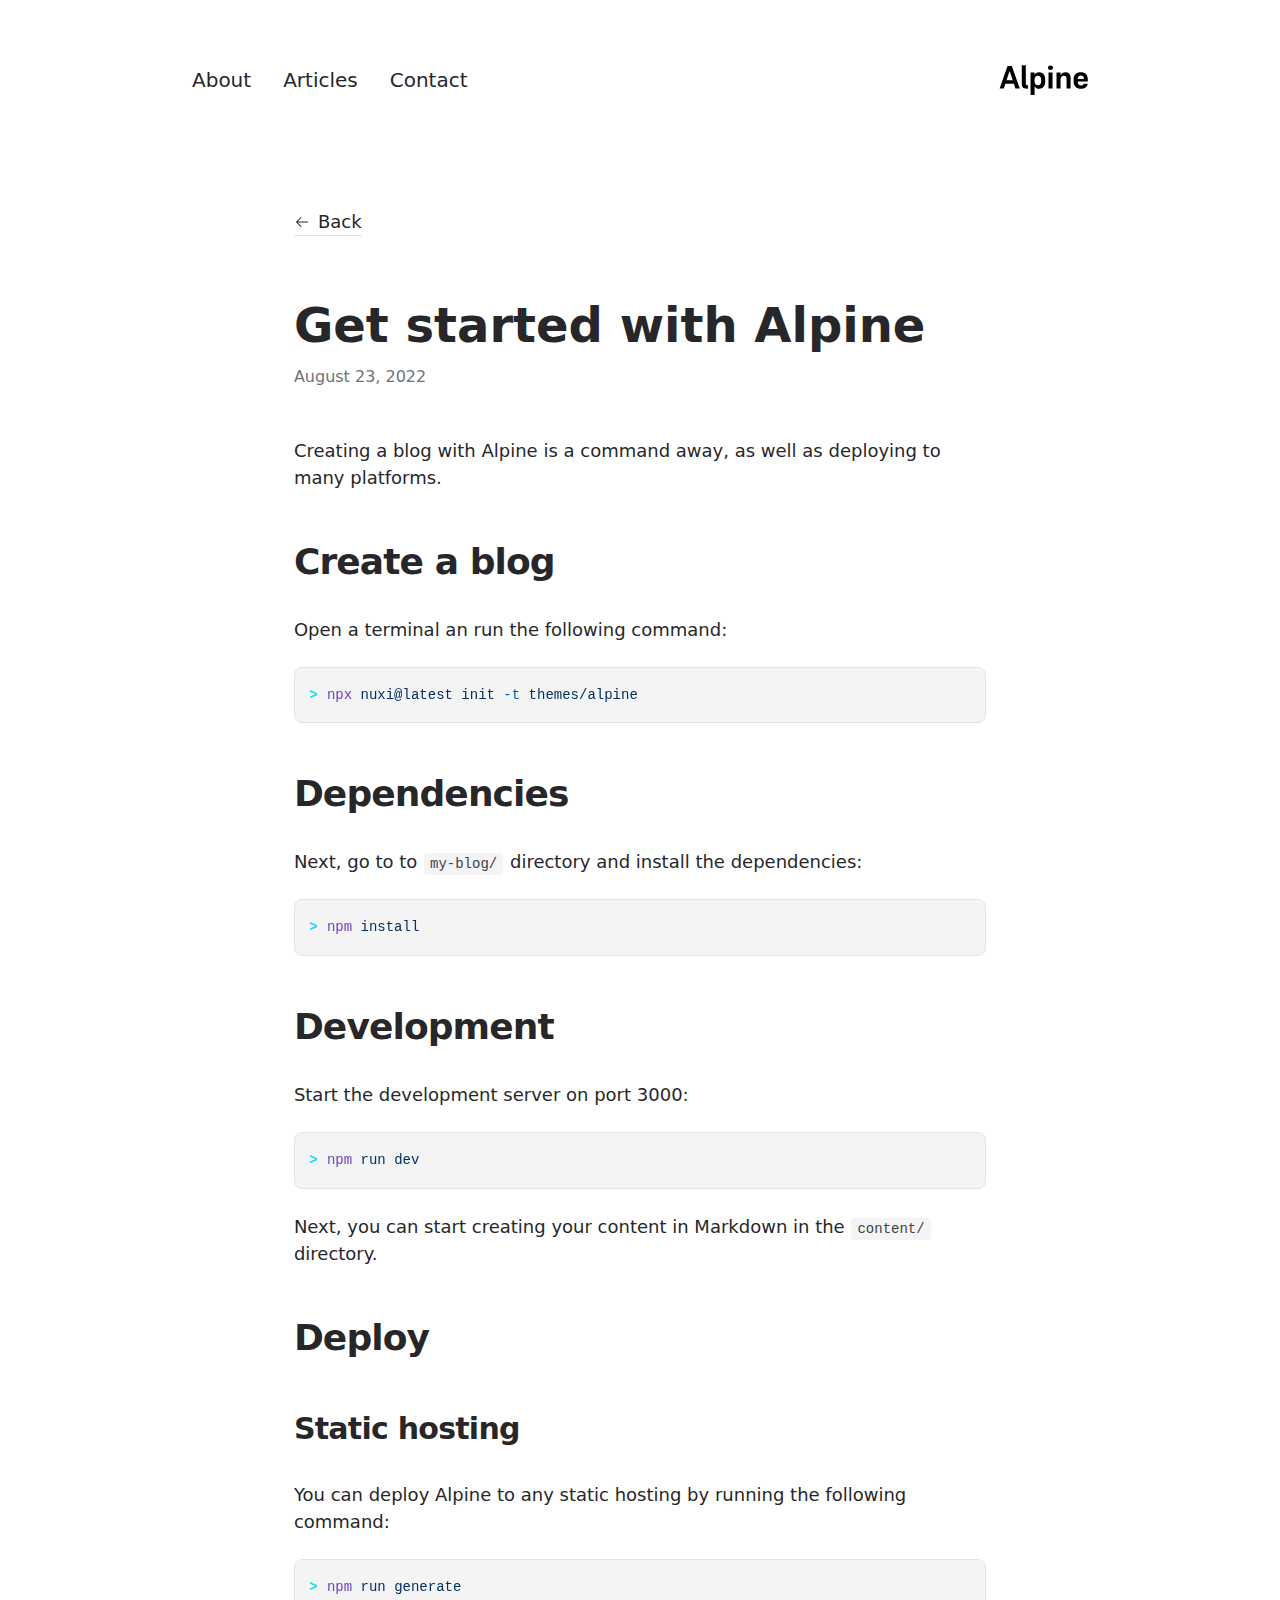
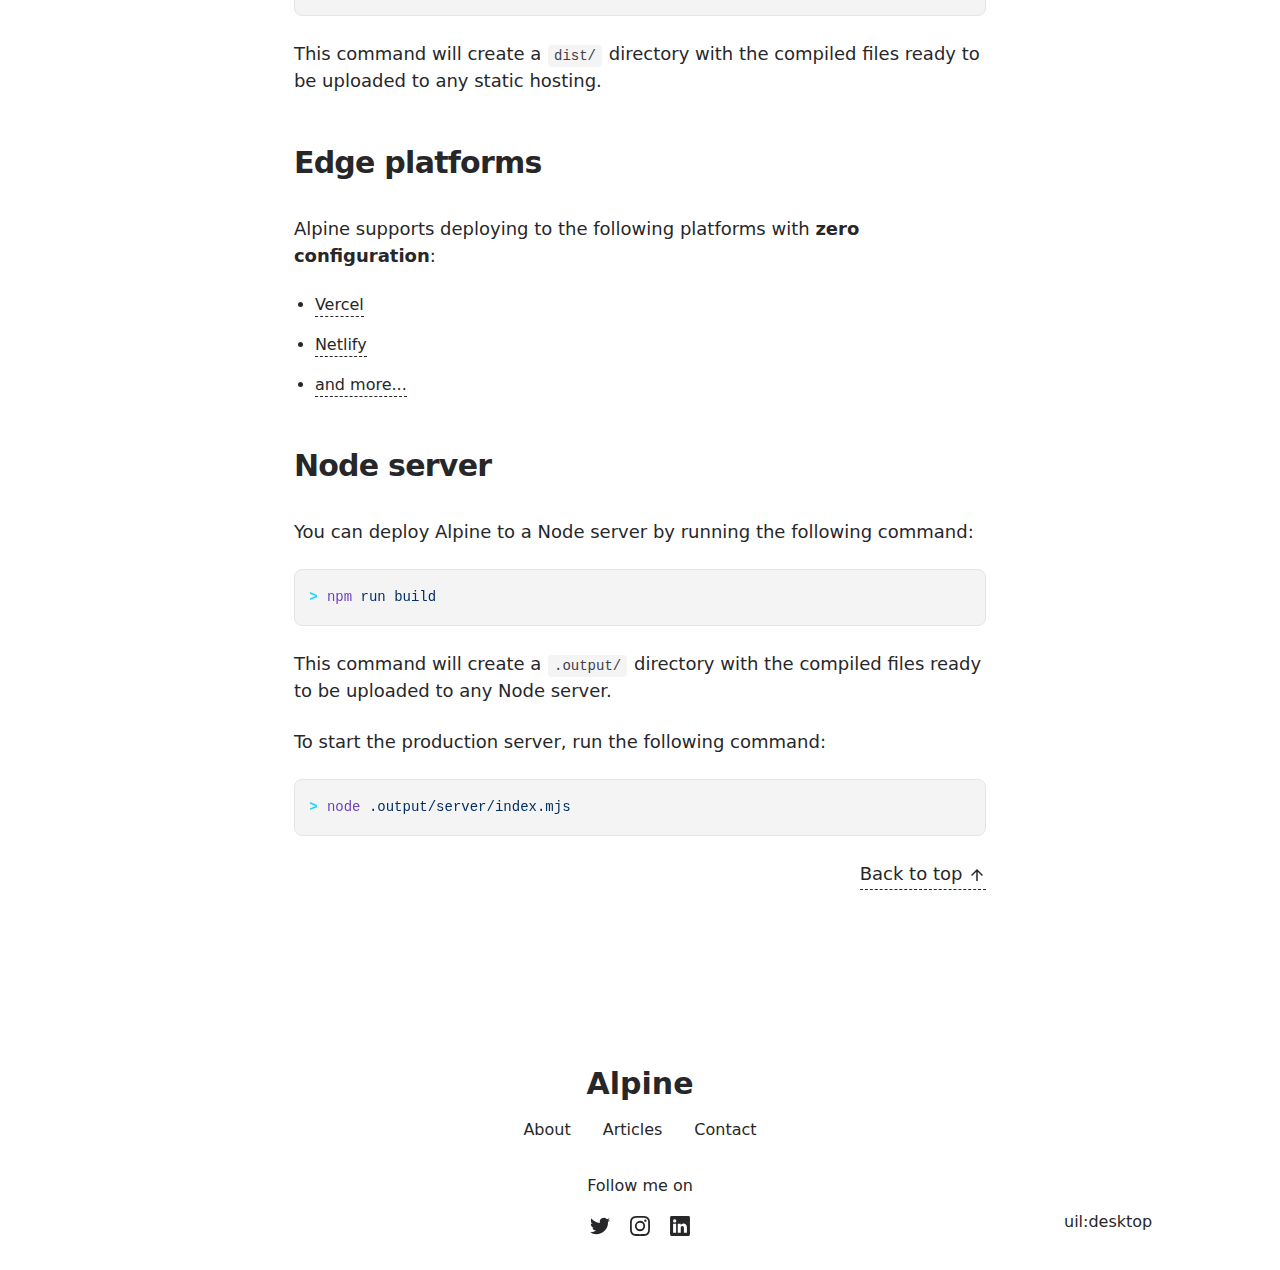
<file: articles/get-started/index.html>
<!DOCTYPE html>
<html lang="en">
<head><meta charset="utf-8">
<title>Get started with Alpine</title>
<meta name="viewport" content="width=device-width, initial-scale=1">
<meta name="twitter:card" content="summary_large_image">
<meta property="og:image:width" content="400">
<meta property="og:image:height" content="300">
<meta property="og:image:alt" content="An image showcasing my project.">
<meta property="og:title" content="Get started with Alpine">
<meta name="description" content="Creating a blog with Alpine is a command away, as well as deploying to many platforms.">
<meta property="og:description" content="Creating a blog with Alpine is a command away, as well as deploying to many platforms.">
<meta property="og:image" content="/articles/get-started.webp"><link rel="preload" as="fetch" crossorigin="anonymous" href="/articles/get-started/_payload.json"><style id="pinceau-theme">@media { :root {--pinceau-mq: initial; --alpine-readableLine: 68ch;--alpine-backdrop-backgroundColor: #f4f4f5b3;--prose-code-inline-padding: 0.2rem 0.375rem 0.2rem 0.375rem;--prose-code-block-backdropFilter: contrast(1);--prose-code-block-border-style: solid;--prose-code-block-border-width: 1px;--prose-tbody-tr-borderBottom-style: dashed;--prose-tbody-tr-borderBottom-width: 1px;--prose-th-textAlign: inherit;--prose-thead-borderBottom-style: solid;--prose-thead-borderBottom-width: 1px;--prose-thead-border-style: solid;--prose-thead-border-width: 0px;--prose-table-textAlign: start;--prose-hr-width: 1px;--prose-hr-style: solid;--prose-li-listStylePosition: outside;--prose-ol-li-markerColor: currentColor;--prose-ol-paddingInlineStart: 21px;--prose-ol-listStyleType: decimal;--prose-ul-li-markerColor: currentColor;--prose-ul-paddingInlineStart: 21px;--prose-ul-listStyleType: disc;--prose-blockquote-border-style: solid;--prose-blockquote-border-width: 4px;--prose-blockquote-quotes: '201C' '201D' '2018' '2019';--prose-blockquote-paddingInlineStart: 24px;--prose-a-code-color-hover: currentColor;--prose-a-code-color-static: currentColor;--prose-a-hasCode-borderBottom: none;--prose-a-border-distance: 2px;--prose-a-border-color-hover: currentColor;--prose-a-border-color-static: currentColor;--prose-a-border-style-hover: solid;--prose-a-border-style-static: dashed;--prose-a-border-width: 1px;--prose-a-color-static: inherit;--prose-a-textDecoration: none;--prose-h6-margin: 3rem 0 2rem;--prose-h5-margin: 3rem 0 2rem;--prose-h4-margin: 3rem 0 2rem;--prose-h3-margin: 3rem 0 2rem;--prose-h2-margin: 3rem 0 2rem;--prose-h1-margin: 0 0 2rem;--prose-p-fontSize: 18px;--typography-lead-loose: 2;--typography-lead-relaxed: 1.625;--typography-lead-normal: 1.5;--typography-lead-snug: 1.375;--typography-lead-tight: 1.25;--typography-lead-none: 1;--typography-lead-10: 2.5rem;--typography-lead-9: 2.25rem;--typography-lead-8: 2rem;--typography-lead-7: 1.75rem;--typography-lead-6: 1.5rem;--typography-lead-5: 1.25rem;--typography-lead-4: 1rem;--typography-lead-3: .75rem;--typography-lead-2: .5rem;--typography-lead-1: .025rem;--typography-fontWeight-black: 900;--typography-fontWeight-extrabold: 800;--typography-fontWeight-bold: 700;--typography-fontWeight-semibold: 600;--typography-fontWeight-medium: 500;--typography-fontWeight-normal: 400;--typography-fontWeight-light: 300;--typography-fontWeight-extralight: 200;--typography-fontWeight-thin: 100;--typography-fontSize-9xl: 128px;--typography-fontSize-8xl: 96px;--typography-fontSize-7xl: 72px;--typography-fontSize-6xl: 60px;--typography-fontSize-5xl: 48px;--typography-fontSize-4xl: 36px;--typography-fontSize-3xl: 30px;--typography-fontSize-2xl: 24px;--typography-fontSize-xl: 20px;--typography-fontSize-lg: 18px;--typography-fontSize-base: 16px;--typography-fontSize-sm: 14px;--typography-fontSize-xs: 12px;--typography-letterSpacing-wide: 0.025em;--typography-letterSpacing-tight: -0.025em;--typography-verticalMargin-base: 24px;--typography-verticalMargin-sm: 16px;--elements-border-secondary-hover: [object Object];--elements-backdrop-background: #fffc;--elements-backdrop-filter: saturate(200%) blur(20px);--elements-container-maxWidth: 64rem;--lead-loose: 2;--lead-relaxed: 1.625;--lead-normal: 1.5;--lead-snug: 1.375;--lead-tight: 1.25;--lead-none: 1;--lead-10: 2.5rem;--lead-9: 2.25rem;--lead-8: 2rem;--lead-7: 1.75rem;--lead-6: 1.5rem;--lead-5: 1.25rem;--lead-4: 1rem;--lead-3: .75rem;--lead-2: .5rem;--lead-1: .025rem;--letterSpacing-widest: 0.1em;--letterSpacing-wider: 0.05em;--letterSpacing-wide: 0.025em;--letterSpacing-normal: 0em;--letterSpacing-tight: -0.025em;--letterSpacing-tighter: -0.05em;--fontSize-9xl: 8rem;--fontSize-8xl: 6rem;--fontSize-7xl: 4.5rem;--fontSize-6xl: 3.75rem;--fontSize-5xl: 3rem;--fontSize-4xl: 2.25rem;--fontSize-3xl: 1.875rem;--fontSize-2xl: 1.5rem;--fontSize-xl: 1.25rem;--fontSize-lg: 1.125rem;--fontSize-base: 1rem;--fontSize-sm: 0.875rem;--fontSize-xs: 0.75rem;--fontWeight-black: 900;--fontWeight-extrabold: 800;--fontWeight-bold: 700;--fontWeight-semibold: 600;--fontWeight-medium: 500;--fontWeight-normal: 400;--fontWeight-light: 300;--fontWeight-extralight: 200;--fontWeight-thin: 100;--font-mono: ui-monospace, SFMono-Regular, Menlo, Monaco, Consolas, Liberation Mono, Courier New, monospace;--font-serif: ui-serif, Georgia, Cambria, Times New Roman, Times, serif;--font-sans: ui-sans-serif, system-ui, -apple-system, BlinkMacSystemFont, Segoe UI, Roboto, Helvetica Neue, Arial, Noto Sans, sans-serif, Apple Color Emoji, Segoe UI Emoji, Segoe UI Symbol, Noto Color Emoji;--opacity-total: 1;--opacity-high: 0.8;--opacity-medium: 0.5;--opacity-soft: 0.3;--opacity-light: 0.15;--opacity-bright: 0.1;--opacity-noOpacity: 0;--borderWidth-lg: 3px;--borderWidth-md: 2px;--borderWidth-sm: 1px;--borderWidth-noBorder: 0;--space-rem-875: 0.875rem;--space-rem-625: 0.625rem;--space-rem-375: 0.375rem;--space-rem-125: 0.125rem;--space-px: 1px;--space-128: 32rem;--space-96: 24rem;--space-80: 20rem;--space-72: 18rem;--space-64: 16rem;--space-60: 15rem;--space-56: 14rem;--space-52: 13rem;--space-48: 12rem;--space-44: 11rem;--space-40: 10rem;--space-36: 9rem;--space-32: 8rem;--space-28: 7rem;--space-24: 6rem;--space-20: 5rem;--space-16: 4rem;--space-14: 3.5rem;--space-12: 3rem;--space-11: 2.75rem;--space-10: 2.5rem;--space-9: 2.25rem;--space-8: 2rem;--space-7: 1.75rem;--space-6: 1.5rem;--space-5: 1.25rem;--space-4: 1rem;--space-3: 0.75rem;--space-2: 0.5rem;--space-1: 0.25rem;--space-0: 0px;--size-full: 100%;--size-7xl: 80rem;--size-6xl: 72rem;--size-5xl: 64rem;--size-4xl: 56rem;--size-3xl: 48rem;--size-2xl: 42rem;--size-xl: 36rem;--size-lg: 32rem;--size-md: 28rem;--size-sm: 24rem;--size-xs: 20rem;--size-200: 200px;--size-104: 104px;--size-80: 80px;--size-64: 64px;--size-56: 56px;--size-48: 48px;--size-40: 40px;--size-32: 32px;--size-24: 24px;--size-20: 20px;--size-16: 16px;--size-12: 12px;--size-8: 8px;--size-6: 6px;--size-4: 4px;--size-2: 2px;--size-0: 0px;--radii-full: 9999px;--radii-3xl: 1.75rem;--radii-2xl: 1.5rem;--radii-xl: 1rem;--radii-lg: 0.75rem;--radii-md: 0.5rem;--radii-sm: 0.375rem;--radii-xs: 0.25rem;--radii-2xs: 0.125rem;--radii-none: 0px;--shadow-none: 0px 0px 0px 0px transparent;--shadow-lg: 0px 10px 15px -3px #000000, 0px 4px 6px -4px #000000;--shadow-md: 0px 4px 6px -1px #000000, 0px 2px 4px -2px #000000;--shadow-sm: 0px 1px 3px 0px #000000, 0px 1px 2px -1px #000000;--shadow-xs: 0px 1px 2px 0px #000000;--height-screen: 100vh;--width-screen: 100vw;--color-primary-900: #002e38;--color-primary-800: #005c70;--color-primary-700: #008aa9;--color-primary-600: #00b9e1;--color-primary-500: #1ad6ff;--color-primary-400: #40ddff;--color-primary-300: #66e4ff;--color-primary-200: #8deaff;--color-primary-100: #b3f1ff;--color-primary-50: #d9f8ff;--color-ruby-900: #380011;--color-ruby-800: #700021;--color-ruby-700: #a90032;--color-ruby-600: #e10043;--color-ruby-500: #ff1a5e;--color-ruby-400: #ff4079;--color-ruby-300: #ff6694;--color-ruby-200: #ff8dae;--color-ruby-100: #ffb3c9;--color-ruby-50: #ffd9e4;--color-pink-900: #380025;--color-pink-800: #70004b;--color-pink-700: #a90070;--color-pink-600: #e10095;--color-pink-500: #ff1ab2;--color-pink-400: #ff40bf;--color-pink-300: #ff66cc;--color-pink-200: #ff8dd8;--color-pink-100: #ffb3e5;--color-pink-50: #ffd9f2;--color-purple-900: #190038;--color-purple-800: #330070;--color-purple-700: #4c00a9;--color-purple-600: #6500e1;--color-purple-500: #811aff;--color-purple-400: #9640ff;--color-purple-300: #ab66ff;--color-purple-200: #c08dff;--color-purple-100: #d5b3ff;--color-purple-50: #ead9ff;--color-royalblue-900: #0b0531;--color-royalblue-800: #160a62;--color-royalblue-700: #211093;--color-royalblue-600: #2c15c4;--color-royalblue-500: #4127e8;--color-royalblue-400: #614bec;--color-royalblue-300: #806ff0;--color-royalblue-200: #a093f3;--color-royalblue-100: #c0b7f7;--color-royalblue-50: #dfdbfb;--color-indigoblue-900: #001238;--color-indigoblue-800: #002370;--color-indigoblue-700: #0035a9;--color-indigoblue-600: #0047e1;--color-indigoblue-500: #1a62ff;--color-indigoblue-400: #407cff;--color-indigoblue-300: #6696ff;--color-indigoblue-200: #8db0ff;--color-indigoblue-100: #b3cbff;--color-indigoblue-50: #d9e5ff;--color-blue-900: #002438;--color-blue-800: #004870;--color-blue-700: #006ca9;--color-blue-600: #0090e1;--color-blue-500: #1aadff;--color-blue-400: #40bbff;--color-blue-300: #66c8ff;--color-blue-200: #8dd6ff;--color-blue-100: #b3e4ff;--color-blue-50: #d9f1ff;--color-lightblue-900: #002e38;--color-lightblue-800: #005c70;--color-lightblue-700: #008aa9;--color-lightblue-600: #00b9e1;--color-lightblue-500: #1ad6ff;--color-lightblue-400: #40ddff;--color-lightblue-300: #66e4ff;--color-lightblue-200: #8deaff;--color-lightblue-100: #b3f1ff;--color-lightblue-50: #d9f8ff;--color-teal-900: #062a28;--color-teal-800: #0b544f;--color-teal-700: #117d77;--color-teal-600: #16a79e;--color-teal-500: #1cd1c6;--color-teal-400: #36e4da;--color-teal-300: #5fe9e1;--color-teal-200: #87efe9;--color-teal-100: #aff4f0;--color-teal-50: #d7faf8;--color-pear-900: #2a2b09;--color-pear-800: #545512;--color-pear-700: #7e801b;--color-pear-600: #a8aa24;--color-pear-500: #d0d32f;--color-pear-400: #d8da52;--color-pear-300: #e0e274;--color-pear-200: #e8e997;--color-pear-100: #eff0ba;--color-pear-50: #f7f8dc;--color-red-900: #380300;--color-red-800: #700700;--color-red-700: #a90a00;--color-red-600: #e10e00;--color-red-500: #ff281a;--color-red-400: #ff4c40;--color-red-300: #ff7066;--color-red-200: #ff948d;--color-red-100: #ffb7b3;--color-red-50: #ffdbd9;--color-orange-900: #381800;--color-orange-800: #702f00;--color-orange-700: #a94700;--color-orange-600: #e15e00;--color-orange-500: #ff7a1a;--color-orange-400: #ff9040;--color-orange-300: #ffa666;--color-orange-200: #ffbd8d;--color-orange-100: #ffd3b3;--color-orange-50: #ffe9d9;--color-yellow-900: #362b03;--color-yellow-800: #6d5605;--color-yellow-700: #a38108;--color-yellow-600: #daac0a;--color-yellow-500: #f5c828;--color-yellow-400: #f7d14c;--color-yellow-300: #f8da70;--color-yellow-200: #fae393;--color-yellow-100: #fcedb7;--color-yellow-50: #fdf6db;--color-green-900: #003f25;--color-green-800: #005e38;--color-green-700: #007e4a;--color-green-600: #009d5d;--color-green-500: #00bd6f;--color-green-400: #00dc82;--color-green-300: #30ffaa;--color-green-200: #83ffcc;--color-green-100: #acffdd;--color-green-50: #d6ffee;--color-gray-900: #18181B;--color-gray-800: #27272A;--color-gray-700: #3f3f46;--color-gray-600: #52525B;--color-gray-500: #71717A;--color-gray-400: #a1a1aa;--color-gray-300: #D4d4d8;--color-gray-200: #e4e4e7;--color-gray-100: #f4f4f5;--color-gray-50: #fafafa;--color-black: #0c0c0d;--color-white: #FFFFFF;--media-portrait: only screen and (orientation: portrait);--media-landscape: only screen and (orientation: landscape);--media-rm: (prefers-reduced-motion: reduce);--media-2xl: (min-width: 1536px);--media-xl: (min-width: 1280px);--media-lg: (min-width: 1024px);--media-md: (min-width: 768px);--media-sm: (min-width: 640px);--media-xs: (min-width: 475px);--alpine-body-color: var(--color-gray-800);--alpine-body-backgroundColor: var(--color-white);--prose-code-inline-fontWeight: var(--typography-fontWeight-normal);--prose-code-inline-fontSize: var(--typography-fontSize-sm);--prose-code-inline-borderRadius: var(--radii-xs);--prose-code-block-pre-padding: var(--typography-verticalMargin-sm);--prose-code-block-margin: var(--typography-verticalMargin-base) 0;--prose-code-block-fontSize: var(--typography-fontSize-sm);--prose-tbody-code-inline-fontSize: var(--typography-fontSize-sm);--prose-tbody-td-padding: var(--typography-verticalMargin-sm);--prose-th-fontWeight: var(--typography-fontWeight-semibold);--prose-th-padding: 0 var(--typography-verticalMargin-sm) var(--typography-verticalMargin-sm) var(--typography-verticalMargin-sm);--prose-table-lineHeight: var(--typography-lead-6);--prose-table-fontSize: var(--typography-fontSize-sm);--prose-table-margin: var(--typography-verticalMargin-base) 0;--prose-hr-margin: var(--typography-verticalMargin-base) 0;--prose-li-margin: var(--typography-verticalMargin-sm) 0;--prose-ol-margin: var(--typography-verticalMargin-base) 0;--prose-ul-margin: var(--typography-verticalMargin-base) 0;--prose-blockquote-margin: var(--typography-verticalMargin-base) 0;--prose-a-code-border-style: var(--prose-a-border-style-static);--prose-a-code-border-width: var(--prose-a-border-width);--prose-a-fontWeight: var(--typography-fontWeight-medium);--prose-img-margin: var(--typography-verticalMargin-base) 0;--prose-strong-fontWeight: var(--typography-fontWeight-semibold);--prose-h6-iconSize: var(--typography-fontSize-base);--prose-h6-fontWeight: var(--typography-fontWeight-semibold);--prose-h6-lineHeight: var(--typography-lead-normal);--prose-h6-fontSize: var(--typography-fontSize-lg);--prose-h5-iconSize: var(--typography-fontSize-lg);--prose-h5-fontWeight: var(--typography-fontWeight-semibold);--prose-h5-lineHeight: var(--typography-lead-snug);--prose-h5-fontSize: var(--typography-fontSize-xl);--prose-h4-iconSize: var(--typography-fontSize-lg);--prose-h4-letterSpacing: var(--typography-letterSpacing-tight);--prose-h4-fontWeight: var(--typography-fontWeight-semibold);--prose-h4-lineHeight: var(--typography-lead-snug);--prose-h4-fontSize: var(--typography-fontSize-2xl);--prose-h3-iconSize: var(--typography-fontSize-xl);--prose-h3-letterSpacing: var(--typography-letterSpacing-tight);--prose-h3-fontWeight: var(--typography-fontWeight-semibold);--prose-h3-lineHeight: var(--typography-lead-snug);--prose-h3-fontSize: var(--typography-fontSize-3xl);--prose-h2-iconSize: var(--typography-fontSize-2xl);--prose-h2-letterSpacing: var(--typography-letterSpacing-tight);--prose-h2-fontWeight: var(--typography-fontWeight-semibold);--prose-h2-lineHeight: var(--typography-lead-tight);--prose-h2-fontSize: var(--typography-fontSize-4xl);--prose-h1-iconSize: var(--typography-fontSize-3xl);--prose-h1-letterSpacing: var(--typography-letterSpacing-tight);--prose-h1-fontWeight: var(--typography-fontWeight-bold);--prose-h1-lineHeight: var(--typography-lead-tight);--prose-h1-fontSize: var(--typography-fontSize-5xl);--prose-p-br-margin: var(--typography-verticalMargin-base) 0 0 0;--prose-p-margin: var(--typography-verticalMargin-base) 0;--prose-p-lineHeight: var(--typography-lead-normal);--typography-color-primary-900: var(--color-primary-900);--typography-color-primary-800: var(--color-primary-800);--typography-color-primary-700: var(--color-primary-700);--typography-color-primary-600: var(--color-primary-600);--typography-color-primary-500: var(--color-primary-500);--typography-color-primary-400: var(--color-primary-400);--typography-color-primary-300: var(--color-primary-300);--typography-color-primary-200: var(--color-primary-200);--typography-color-primary-100: var(--color-primary-100);--typography-color-primary-50: var(--color-primary-50);--typography-font-code: var(--font-mono);--typography-font-body: var(--font-sans);--typography-font-display: var(--font-sans);--typography-body-backgroundColor: var(--color-white);--typography-body-color: var(--color-black);--elements-state-danger-borderColor-secondary: var(--color-red-200);--elements-state-danger-borderColor-primary: var(--color-red-100);--elements-state-danger-backgroundColor-secondary: var(--color-red-100);--elements-state-danger-backgroundColor-primary: var(--color-red-50);--elements-state-danger-color-secondary: var(--color-red-600);--elements-state-danger-color-primary: var(--color-red-500);--elements-state-warning-borderColor-secondary: var(--color-yellow-200);--elements-state-warning-borderColor-primary: var(--color-yellow-100);--elements-state-warning-backgroundColor-secondary: var(--color-yellow-100);--elements-state-warning-backgroundColor-primary: var(--color-yellow-50);--elements-state-warning-color-secondary: var(--color-yellow-700);--elements-state-warning-color-primary: var(--color-yellow-600);--elements-state-success-borderColor-secondary: var(--color-green-200);--elements-state-success-borderColor-primary: var(--color-green-100);--elements-state-success-backgroundColor-secondary: var(--color-green-100);--elements-state-success-backgroundColor-primary: var(--color-green-50);--elements-state-success-color-secondary: var(--color-green-600);--elements-state-success-color-primary: var(--color-green-500);--elements-state-info-borderColor-secondary: var(--color-blue-200);--elements-state-info-borderColor-primary: var(--color-blue-100);--elements-state-info-backgroundColor-secondary: var(--color-blue-100);--elements-state-info-backgroundColor-primary: var(--color-blue-50);--elements-state-info-color-secondary: var(--color-blue-600);--elements-state-info-color-primary: var(--color-blue-500);--elements-state-primary-borderColor-secondary: var(--color-primary-200);--elements-state-primary-borderColor-primary: var(--color-primary-100);--elements-state-primary-backgroundColor-secondary: var(--color-primary-100);--elements-state-primary-backgroundColor-primary: var(--color-primary-50);--elements-state-primary-color-secondary: var(--color-primary-700);--elements-state-primary-color-primary: var(--color-primary-600);--elements-surface-secondary-backgroundColor: var(--color-gray-200);--elements-surface-primary-backgroundColor: var(--color-gray-100);--elements-surface-background-base: var(--color-gray-100);--elements-border-secondary-static: var(--color-gray-200);--elements-border-primary-hover: var(--color-gray-200);--elements-border-primary-static: var(--color-gray-100);--elements-container-padding-md: var(--space-16);--elements-container-padding-sm: var(--space-12);--elements-container-padding-xs: var(--space-8);--elements-container-padding-mobile: var(--space-6);--elements-text-secondary-color-hover: var(--color-gray-700);--elements-text-secondary-color-static: var(--color-gray-500);--elements-text-primary-color-static: var(--color-gray-900);--text-6xl-lineHeight: var(--lead-none);--text-6xl-fontSize: var(--fontSize-6xl);--text-5xl-lineHeight: var(--lead-none);--text-5xl-fontSize: var(--fontSize-5xl);--text-4xl-lineHeight: var(--lead-10);--text-4xl-fontSize: var(--fontSize-4xl);--text-3xl-lineHeight: var(--lead-9);--text-3xl-fontSize: var(--fontSize-3xl);--text-2xl-lineHeight: var(--lead-8);--text-2xl-fontSize: var(--fontSize-2xl);--text-xl-lineHeight: var(--lead-7);--text-xl-fontSize: var(--fontSize-xl);--text-lg-lineHeight: var(--lead-7);--text-lg-fontSize: var(--fontSize-lg);--text-base-lineHeight: var(--lead-6);--text-base-fontSize: var(--fontSize-base);--text-sm-lineHeight: var(--lead-5);--text-sm-fontSize: var(--fontSize-sm);--text-xs-lineHeight: var(--lead-4);--text-xs-fontSize: var(--fontSize-xs);--shadow-2xl: 0px 25px 50px -12px var(--color-gray-900);--shadow-xl: 0px 20px 25px -5px var(--color-gray-400), 0px 8px 10px -6px #000000;--color-secondary-900: var(--color-gray-900);--color-secondary-800: var(--color-gray-800);--color-secondary-700: var(--color-gray-700);--color-secondary-600: var(--color-gray-600);--color-secondary-500: var(--color-gray-500);--color-secondary-400: var(--color-gray-400);--color-secondary-300: var(--color-gray-300);--color-secondary-200: var(--color-gray-200);--color-secondary-100: var(--color-gray-100);--color-secondary-50: var(--color-gray-50);--prose-a-code-background-hover: var(--typography-color-primary-50);--prose-a-code-border-color-hover: var(--typography-color-primary-500);--prose-a-color-hover: var(--typography-color-primary-500);--typography-color-secondary-900: var(--color-secondary-900);--typography-color-secondary-800: var(--color-secondary-800);--typography-color-secondary-700: var(--color-secondary-700);--typography-color-secondary-600: var(--color-secondary-600);--typography-color-secondary-500: var(--color-secondary-500);--typography-color-secondary-400: var(--color-secondary-400);--typography-color-secondary-300: var(--color-secondary-300);--typography-color-secondary-200: var(--color-secondary-200);--typography-color-secondary-100: var(--color-secondary-100);--typography-color-secondary-50: var(--color-secondary-50);--prose-code-inline-backgroundColor: var(--typography-color-secondary-100);--prose-code-inline-color: var(--typography-color-secondary-700);--prose-code-block-backgroundColor: var(--typography-color-secondary-100);--prose-code-block-color: var(--typography-color-secondary-700);--prose-code-block-border-color: var(--typography-color-secondary-200);--prose-tbody-tr-borderBottom-color: var(--typography-color-secondary-200);--prose-th-color: var(--typography-color-secondary-600);--prose-thead-borderBottom-color: var(--typography-color-secondary-200);--prose-thead-border-color: var(--typography-color-secondary-300);--prose-hr-color: var(--typography-color-secondary-200);--prose-blockquote-border-color: var(--typography-color-secondary-200);--prose-blockquote-color: var(--typography-color-secondary-500);--prose-a-code-border-color-static: var(--typography-color-secondary-400); } }@media { :root.dark {--pinceau-mq: dark; --alpine-backdrop-backgroundColor: #18181bb3;--prose-code-block-backdropFilter: contrast(1);--prose-ol-li-markerColor: currentColor;--prose-ul-li-markerColor: currentColor;--prose-a-code-color-hover: currentColor;--prose-a-code-color-static: currentColor;--prose-a-border-color-hover: currentColor;--prose-a-border-color-static: currentColor;--prose-a-color-static: inherit;--elements-backdrop-background: #0c0d0ccc;--alpine-body-color: var(--color-gray-200);--alpine-body-backgroundColor: var(--color-black);--typography-body-backgroundColor: var(--color-black);--typography-body-color: var(--color-white);--elements-state-danger-borderColor-secondary: var(--color-red-700);--elements-state-danger-borderColor-primary: var(--color-red-800);--elements-state-danger-backgroundColor-secondary: var(--color-red-800);--elements-state-danger-backgroundColor-primary: var(--color-red-900);--elements-state-danger-color-secondary: var(--color-red-200);--elements-state-danger-color-primary: var(--color-red-300);--elements-state-warning-borderColor-secondary: var(--color-yellow-700);--elements-state-warning-borderColor-primary: var(--color-yellow-800);--elements-state-warning-backgroundColor-secondary: var(--color-yellow-800);--elements-state-warning-backgroundColor-primary: var(--color-yellow-900);--elements-state-warning-color-secondary: var(--color-yellow-200);--elements-state-warning-color-primary: var(--color-yellow-400);--elements-state-success-borderColor-secondary: var(--color-green-700);--elements-state-success-borderColor-primary: var(--color-green-800);--elements-state-success-backgroundColor-secondary: var(--color-green-800);--elements-state-success-backgroundColor-primary: var(--color-green-900);--elements-state-success-color-secondary: var(--color-green-200);--elements-state-success-color-primary: var(--color-green-400);--elements-state-info-borderColor-secondary: var(--color-blue-700);--elements-state-info-borderColor-primary: var(--color-blue-800);--elements-state-info-backgroundColor-secondary: var(--color-blue-800);--elements-state-info-backgroundColor-primary: var(--color-blue-900);--elements-state-info-color-secondary: var(--color-blue-200);--elements-state-info-color-primary: var(--color-blue-400);--elements-state-primary-borderColor-secondary: var(--color-primary-700);--elements-state-primary-borderColor-primary: var(--color-primary-800);--elements-state-primary-backgroundColor-secondary: var(--color-primary-800);--elements-state-primary-backgroundColor-primary: var(--color-primary-900);--elements-state-primary-color-secondary: var(--color-primary-200);--elements-state-primary-color-primary: var(--color-primary-400);--elements-surface-secondary-backgroundColor: var(--color-gray-800);--elements-surface-primary-backgroundColor: var(--color-gray-900);--elements-surface-background-base: var(--color-gray-900);--elements-border-secondary-static: var(--color-gray-800);--elements-border-primary-hover: var(--color-gray-800);--elements-border-primary-static: var(--color-gray-900);--elements-text-secondary-color-hover: var(--color-gray-200);--elements-text-secondary-color-static: var(--color-gray-400);--elements-text-primary-color-static: var(--color-gray-50);--prose-a-code-background-hover: var(--typography-color-primary-900);--prose-a-code-border-color-hover: var(--typography-color-primary-600);--prose-a-color-hover: var(--typography-color-primary-400);--prose-code-inline-backgroundColor: var(--typography-color-secondary-800);--prose-code-inline-color: var(--typography-color-secondary-200);--prose-code-block-backgroundColor: var(--typography-color-secondary-900);--prose-code-block-color: var(--typography-color-secondary-200);--prose-code-block-border-color: var(--typography-color-secondary-800);--prose-tbody-tr-borderBottom-color: var(--typography-color-secondary-800);--prose-th-color: var(--typography-color-secondary-400);--prose-thead-borderBottom-color: var(--typography-color-secondary-800);--prose-thead-border-color: var(--typography-color-secondary-600);--prose-hr-color: var(--typography-color-secondary-800);--prose-blockquote-border-color: var(--typography-color-secondary-700);--prose-blockquote-color: var(--typography-color-secondary-400);--prose-a-code-border-color-static: var(--typography-color-secondary-600); } }</style><style id="pinceau-runtime-hydratable">@media{.phy[--]{--puid:hzA06j-v;}.pv-ZnKVeP{max-width:var(--elements-container-maxWidth);padding-left:var(--elements-container-padding-mobile);padding-right:var(--elements-container-padding-mobile);}@media (min-width: 475px){.pv-ZnKVeP{padding-left:var(--elements-container-padding-xs);padding-right:var(--elements-container-padding-xs);}}@media (min-width: 640px){.pv-ZnKVeP{padding-left:var(--elements-container-padding-sm);padding-right:var(--elements-container-padding-sm);}}@media (min-width: 768px){.pv-ZnKVeP{padding-left:var(--elements-container-padding-md);padding-right:var(--elements-container-padding-md);}}} </style><link rel="modulepreload" as="script" crossorigin href="/_nuxt/entry.087acca2.js"><link rel="preload" as="style" href="/_nuxt/entry.2b709d1c.css"><link rel="modulepreload" as="script" crossorigin href="/_nuxt/NuxtImg.f93beaf5.js"><link rel="modulepreload" as="script" crossorigin href="/_nuxt/document-driven.d41f32f4.js"><link rel="modulepreload" as="script" crossorigin href="/_nuxt/DocumentDrivenEmpty.b164e265.js"><link rel="modulepreload" as="script" crossorigin href="/_nuxt/ContentRenderer.288f48d2.js"><link rel="modulepreload" as="script" crossorigin href="/_nuxt/ContentRendererMarkdown.8aadd7ac.js"><link rel="modulepreload" as="script" crossorigin href="/_nuxt/DocumentDrivenNotFound.c9d8acd5.js"><link rel="preload" as="style" href="/_nuxt/DocumentDrivenNotFound.aa939160.css"><link rel="modulepreload" as="script" crossorigin href="/_nuxt/article.9cc7c12f.js"><link rel="preload" as="style" href="/_nuxt/article.06aa1a19.css"><link rel="modulepreload" as="script" crossorigin href="/_nuxt/ProseA.49a6e621.js"><link rel="preload" as="style" href="/_nuxt/ProseA.baee409d.css"><link rel="modulepreload" as="script" crossorigin href="/_nuxt/date.824a539b.js"><link rel="modulepreload" as="script" crossorigin href="/_nuxt/ProseH1.4e8050a1.js"><link rel="preload" as="style" href="/_nuxt/ProseH1.6d63403c.css"><link rel="modulepreload" as="script" crossorigin href="/_nuxt/ProseP.4b9d6e19.js"><link rel="preload" as="style" href="/_nuxt/ProseP.b99f89cd.css"><link rel="modulepreload" as="script" crossorigin href="/_nuxt/ProseH2.bb930426.js"><link rel="preload" as="style" href="/_nuxt/ProseH2.3a63b076.css"><link rel="modulepreload" as="script" crossorigin href="/_nuxt/ProseCode.cb4e3f32.js"><link rel="preload" as="style" href="/_nuxt/ProseCode.585625f1.css"><link rel="modulepreload" as="script" crossorigin href="/_nuxt/ProseCodeInline.9369adcc.js"><link rel="preload" as="style" href="/_nuxt/ProseCodeInline.873c7ac7.css"><link rel="modulepreload" as="script" crossorigin href="/_nuxt/ProseH3.4f4000a9.js"><link rel="preload" as="style" href="/_nuxt/ProseH3.36490a89.css"><link rel="modulepreload" as="script" crossorigin href="/_nuxt/ProseStrong.53a799e4.js"><link rel="preload" as="style" href="/_nuxt/ProseStrong.b01d4b3b.css"><link rel="modulepreload" as="script" crossorigin href="/_nuxt/ProseUl.d692030c.js"><link rel="preload" as="style" href="/_nuxt/ProseUl.0edd7272.css"><link rel="modulepreload" as="script" crossorigin href="/_nuxt/ProseLi.8dd91af7.js"><link rel="preload" as="style" href="/_nuxt/ProseLi.a0b5f8a8.css"><link rel="prefetch" as="script" crossorigin href="/_nuxt/default.3edde738.js"><link rel="prefetch" as="script" crossorigin href="/_nuxt/page.d63d601e.js"><link rel="prefetch" as="script" crossorigin href="/_nuxt/client-db.df5915a1.js"><link rel="prefetch" as="script" crossorigin href="/_nuxt/debug.daa4656d.js"><link rel="prefetch" as="style" href="/_nuxt/useStudio.a92b5f33.css"><link rel="prefetch" as="script" crossorigin href="/_nuxt/useStudio.a6c77cdc.js"><link rel="prefetch" as="script" crossorigin href="/_nuxt/asyncData.33a478d1.js"><link rel="prefetch" as="style" href="/_nuxt/error-404.7910d5ca.css"><link rel="prefetch" as="script" crossorigin href="/_nuxt/error-404.27f7be10.js"><link rel="prefetch" as="style" href="/_nuxt/error-500.1db01289.css"><link rel="prefetch" as="script" crossorigin href="/_nuxt/error-500.722c6f3b.js"><link rel="stylesheet" href="/_nuxt/entry.2b709d1c.css"><link rel="stylesheet" href="/_nuxt/DocumentDrivenNotFound.aa939160.css"><link rel="stylesheet" href="/_nuxt/article.06aa1a19.css"><link rel="stylesheet" href="/_nuxt/ProseA.baee409d.css"><link rel="stylesheet" href="/_nuxt/ProseH1.6d63403c.css"><link rel="stylesheet" href="/_nuxt/ProseP.b99f89cd.css"><link rel="stylesheet" href="/_nuxt/ProseH2.3a63b076.css"><link rel="stylesheet" href="/_nuxt/ProseCode.585625f1.css"><link rel="stylesheet" href="/_nuxt/ProseCodeInline.873c7ac7.css"><link rel="stylesheet" href="/_nuxt/ProseH3.36490a89.css"><link rel="stylesheet" href="/_nuxt/ProseStrong.b01d4b3b.css"><link rel="stylesheet" href="/_nuxt/ProseUl.0edd7272.css"><link rel="stylesheet" href="/_nuxt/ProseLi.a0b5f8a8.css"><script>"use strict";(()=>{const a=window,e=document.documentElement,m=["dark","light"],c=window.localStorage.getItem("nuxt-color-mode")||"system";let n=c==="system"?f():c;const l=e.getAttribute("data-color-mode-forced");l&&(n=l),i(n),a["__NUXT_COLOR_MODE__"]={preference:c,value:n,getColorScheme:f,addColorScheme:i,removeColorScheme:d};function i(o){const t=""+o+"",s="";e.classList?e.classList.add(t):e.className+=" "+t,s&&e.setAttribute("data-"+s,o)}function d(o){const t=""+o+"",s="";e.classList?e.classList.remove(t):e.className=e.className.replace(new RegExp(t,"g"),""),s&&e.removeAttribute("data-"+s)}function r(o){return a.matchMedia("(prefers-color-scheme"+o+")")}function f(){if(a.matchMedia&&r("").media!=="not all"){for(const o of m)if(r(":"+o).matches)return o}return"light"}})();
</script></head>
<body ><div id="__nuxt"><div class="container pv-ZnKVeP pc-hzA06j app-layout" data-v-93c22c3b data-v-6d327d86><!--[--><div class="nuxt-progress" style="width:0%;height:3px;opacity:0;background-size:Infinity% auto;" data-v-93c22c3b></div><header class="right" data-v-93c22c3b data-v-ebfd1e7c><div class="menu" data-v-ebfd1e7c><button aria-label="Navigation Menu" data-v-ebfd1e7c><svg width="24" height="24" viewBox="0 0 68 68" fill="currentColor" xmlns="http://www.w3.org/2000/svg" data-v-ebfd1e7c><path d="M8 34C8 32.1362 8 31.2044 8.30448 30.4693C8.71046 29.4892 9.48915 28.7105 10.4693 28.3045C11.2044 28 12.1362 28 14 28C15.8638 28 16.7956 28 17.5307 28.3045C18.5108 28.7105 19.2895 29.4892 19.6955 30.4693C20 31.2044 20 32.1362 20 34C20 35.8638 20 36.7956 19.6955 37.5307C19.2895 38.5108 18.5108 39.2895 17.5307 39.6955C16.7956 40 15.8638 40 14 40C12.1362 40 11.2044 40 10.4693 39.6955C9.48915 39.2895 8.71046 38.5108 8.30448 37.5307C8 36.7956 8 35.8638 8 34Z" data-v-ebfd1e7c></path><path d="M28 34C28 32.1362 28 31.2044 28.3045 30.4693C28.7105 29.4892 29.4892 28.7105 30.4693 28.3045C31.2044 28 32.1362 28 34 28C35.8638 28 36.7956 28 37.5307 28.3045C38.5108 28.7105 39.2895 29.4892 39.6955 30.4693C40 31.2044 40 32.1362 40 34C40 35.8638 40 36.7956 39.6955 37.5307C39.2895 38.5108 38.5108 39.2895 37.5307 39.6955C36.7956 40 35.8638 40 34 40C32.1362 40 31.2044 40 30.4693 39.6955C29.4892 39.2895 28.7105 38.5108 28.3045 37.5307C28 36.7956 28 35.8638 28 34Z" data-v-ebfd1e7c></path><path d="M48 34C48 32.1362 48 31.2044 48.3045 30.4693C48.7105 29.4892 49.4892 28.7105 50.4693 28.3045C51.2044 28 52.1362 28 54 28C55.8638 28 56.7956 28 57.5307 28.3045C58.5108 28.7105 59.2895 29.4892 59.6955 30.4693C60 31.2044 60 32.1362 60 34C60 35.8638 60 36.7956 59.6955 37.5307C59.2895 38.5108 58.5108 39.2895 57.5307 39.6955C56.7956 40 55.8638 40 54 40C52.1362 40 51.2044 40 50.4693 39.6955C49.4892 39.2895 48.7105 38.5108 48.3045 37.5307C48 36.7956 48 35.8638 48 34Z" data-v-ebfd1e7c></path></svg></button></div><div class="overlay" data-v-ebfd1e7c><nav data-v-ebfd1e7c data-v-47e45ff0><ul data-v-47e45ff0><!--[--><li data-v-47e45ff0><a href="/" class="" data-v-47e45ff0><span class="underline-fx" data-v-47e45ff0></span> About</a></li><li data-v-47e45ff0><a href="/articles" class="" data-v-47e45ff0><span class="underline-fx" data-v-47e45ff0></span> Articles</a></li><li data-v-47e45ff0><a href="/contact" class="" data-v-47e45ff0><span class="underline-fx" data-v-47e45ff0></span> Contact</a></li><!--]--></ul></nav></div><div class="logo" data-v-ebfd1e7c><a href="/" class="" data-v-ebfd1e7c><img src="/logo-dark.svg" class="dark-img" alt="alpine" width="89" height="31" data-v-ebfd1e7c><img src="/logo.svg" class="light-img" alt="alpine" width="89" height="31" data-v-ebfd1e7c></a></div><div class="main-nav" data-v-ebfd1e7c><nav data-v-ebfd1e7c data-v-47e45ff0><ul data-v-47e45ff0><!--[--><li data-v-47e45ff0><a href="/" class="" data-v-47e45ff0><span class="underline-fx" data-v-47e45ff0></span> About</a></li><li data-v-47e45ff0><a href="/articles" class="" data-v-47e45ff0><span class="underline-fx" data-v-47e45ff0></span> Articles</a></li><li data-v-47e45ff0><a href="/contact" class="" data-v-47e45ff0><span class="underline-fx" data-v-47e45ff0></span> Contact</a></li><!--]--></ul></nav></div></header><!--[--><div class="document-driven-page"><article data-v-f252e39d><a href="/articles" class="back" data-v-f252e39d><svg xmlns="http://www.w3.org/2000/svg" xmlns:xlink="http://www.w3.org/1999/xlink" aria-hidden="true" role="img" class="icon" data-v-f252e39d style="" width="1em" height="1em" viewBox="0 0 256 256" data-v-121c6e7d><path fill="currentColor" d="M224 128a8 8 0 0 1-8 8H59.31l58.35 58.34a8 8 0 0 1-11.32 11.32l-72-72a8 8 0 0 1 0-11.32l72-72a8 8 0 0 1 11.32 11.32L59.31 120H216a8 8 0 0 1 8 8Z"/></svg><span data-v-f252e39d> Back </span></a><header data-v-f252e39d><h1 class="title" data-v-f252e39d>Get started with Alpine</h1><time datetime="2022-08-23T00:00:00.000Z" data-v-f252e39d>August 23, 2022</time></header><div class="prose" data-v-f252e39d><!--[--><div><h1 id="get-started-with-alpine" data-v-a5759516><a aria-current="page" href="/articles/get-started#get-started-with-alpine" class="router-link-active router-link-exact-active" data-v-a5759516><!--[-->Get started with Alpine<!--]--><!----></a></h1><p data-v-63bfa697><!--[-->Creating a blog with Alpine is a command away, as well as deploying to many platforms.<!--]--></p><h2 id="create-a-blog" data-v-1daf0210><a aria-current="page" href="/articles/get-started#create-a-blog" class="router-link-active router-link-exact-active" data-v-1daf0210><!--[-->Create a blog<!--]--><!----></a></h2><p data-v-63bfa697><!--[-->Open a terminal an run the following command:<!--]--></p><div class="highlight-bash prose-code language-bash" meta data-v-bfc7416e><!----><!--[--><pre><code><span class="line" line="1"><span class="ct-762058">npx</span><span class="ct-553616"> </span><span class="ct-952708">nuxi@latest</span><span class="ct-553616"> </span><span class="ct-952708">init</span><span class="ct-553616"> </span><span class="ct-617022">-t</span><span class="ct-553616"> </span><span class="ct-952708">themes/alpine</span></span></code></pre><!--]--><button class="copy-button" data-v-bfc7416e data-v-75636234><span class="sr-only" data-v-75636234>Copy to clipboard</span><span class="icon-wrapper" data-v-75636234><svg xmlns="http://www.w3.org/2000/svg" xmlns:xlink="http://www.w3.org/1999/xlink" aria-hidden="true" role="img" class="icon" data-v-75636234 style="" width="18px" height="18px" viewBox="0 0 256 256" data-v-121c6e7d><path fill="currentColor" d="M216 32H88a8 8 0 0 0-8 8v40H40a8 8 0 0 0-8 8v128a8 8 0 0 0 8 8h128a8 8 0 0 0 8-8v-40h40a8 8 0 0 0 8-8V40a8 8 0 0 0-8-8Zm-56 176H48V96h112Zm48-48h-32V88a8 8 0 0 0-8-8H96V48h112Z"/></svg></span></button></div><h2 id="dependencies" data-v-1daf0210><a aria-current="page" href="/articles/get-started#dependencies" class="router-link-active router-link-exact-active" data-v-1daf0210><!--[-->Dependencies<!--]--><!----></a></h2><p data-v-63bfa697><!--[-->Next, go to to <code data-v-c81ed8f1><!--[-->my-blog/<!--]--></code> directory and install the dependencies:<!--]--></p><div class="highlight-bash prose-code language-bash" meta data-v-bfc7416e><!----><!--[--><pre><code><span class="line" line="1"><span class="ct-762058">npm</span><span class="ct-553616"> </span><span class="ct-952708">install</span></span></code></pre><!--]--><button class="copy-button" data-v-bfc7416e data-v-75636234><span class="sr-only" data-v-75636234>Copy to clipboard</span><span class="icon-wrapper" data-v-75636234><svg xmlns="http://www.w3.org/2000/svg" xmlns:xlink="http://www.w3.org/1999/xlink" aria-hidden="true" role="img" class="icon" data-v-75636234 style="" width="18px" height="18px" viewBox="0 0 256 256" data-v-121c6e7d><path fill="currentColor" d="M216 32H88a8 8 0 0 0-8 8v40H40a8 8 0 0 0-8 8v128a8 8 0 0 0 8 8h128a8 8 0 0 0 8-8v-40h40a8 8 0 0 0 8-8V40a8 8 0 0 0-8-8Zm-56 176H48V96h112Zm48-48h-32V88a8 8 0 0 0-8-8H96V48h112Z"/></svg></span></button></div><h2 id="development" data-v-1daf0210><a aria-current="page" href="/articles/get-started#development" class="router-link-active router-link-exact-active" data-v-1daf0210><!--[-->Development<!--]--><!----></a></h2><p data-v-63bfa697><!--[-->Start the development server on port 3000:<!--]--></p><div class="highlight-bash prose-code language-bash" meta data-v-bfc7416e><!----><!--[--><pre><code><span class="line" line="1"><span class="ct-762058">npm</span><span class="ct-553616"> </span><span class="ct-952708">run</span><span class="ct-553616"> </span><span class="ct-952708">dev</span></span></code></pre><!--]--><button class="copy-button" data-v-bfc7416e data-v-75636234><span class="sr-only" data-v-75636234>Copy to clipboard</span><span class="icon-wrapper" data-v-75636234><svg xmlns="http://www.w3.org/2000/svg" xmlns:xlink="http://www.w3.org/1999/xlink" aria-hidden="true" role="img" class="icon" data-v-75636234 style="" width="18px" height="18px" viewBox="0 0 256 256" data-v-121c6e7d><path fill="currentColor" d="M216 32H88a8 8 0 0 0-8 8v40H40a8 8 0 0 0-8 8v128a8 8 0 0 0 8 8h128a8 8 0 0 0 8-8v-40h40a8 8 0 0 0 8-8V40a8 8 0 0 0-8-8Zm-56 176H48V96h112Zm48-48h-32V88a8 8 0 0 0-8-8H96V48h112Z"/></svg></span></button></div><p data-v-63bfa697><!--[-->Next, you can start creating your content in Markdown in the <code data-v-c81ed8f1><!--[-->content/<!--]--></code> directory.<!--]--></p><h2 id="deploy" data-v-1daf0210><a aria-current="page" href="/articles/get-started#deploy" class="router-link-active router-link-exact-active" data-v-1daf0210><!--[-->Deploy<!--]--><!----></a></h2><h3 id="static-hosting" data-v-4ddca5e2><a aria-current="page" href="/articles/get-started#static-hosting" class="router-link-active router-link-exact-active" data-v-4ddca5e2><!--[-->Static hosting<!--]--><!----></a></h3><p data-v-63bfa697><!--[-->You can deploy Alpine to any static hosting by running the following command:<!--]--></p><div class="highlight-bash prose-code language-bash" meta data-v-bfc7416e><!----><!--[--><pre><code><span class="line" line="1"><span class="ct-762058">npm</span><span class="ct-553616"> </span><span class="ct-952708">run</span><span class="ct-553616"> </span><span class="ct-952708">generate</span></span></code></pre><!--]--><button class="copy-button" data-v-bfc7416e data-v-75636234><span class="sr-only" data-v-75636234>Copy to clipboard</span><span class="icon-wrapper" data-v-75636234><svg xmlns="http://www.w3.org/2000/svg" xmlns:xlink="http://www.w3.org/1999/xlink" aria-hidden="true" role="img" class="icon" data-v-75636234 style="" width="18px" height="18px" viewBox="0 0 256 256" data-v-121c6e7d><path fill="currentColor" d="M216 32H88a8 8 0 0 0-8 8v40H40a8 8 0 0 0-8 8v128a8 8 0 0 0 8 8h128a8 8 0 0 0 8-8v-40h40a8 8 0 0 0 8-8V40a8 8 0 0 0-8-8Zm-56 176H48V96h112Zm48-48h-32V88a8 8 0 0 0-8-8H96V48h112Z"/></svg></span></button></div><p data-v-63bfa697><!--[-->This command will create a <code data-v-c81ed8f1><!--[-->dist/<!--]--></code> directory with the compiled files ready to be uploaded to any static hosting.<!--]--></p><h3 id="edge-platforms" data-v-4ddca5e2><a aria-current="page" href="/articles/get-started#edge-platforms" class="router-link-active router-link-exact-active" data-v-4ddca5e2><!--[-->Edge platforms<!--]--><!----></a></h3><p data-v-63bfa697><!--[-->Alpine supports deploying to the following platforms with <strong data-v-9d7bd52e><!--[-->zero configuration<!--]--></strong>:<!--]--></p><ul data-v-5feda7b5><!--[--><li data-v-996e086c><!--[--><a href="https://vercel.com" rel="nofollow" data-v-af1c0c3b><!--[-->Vercel<!--]--></a><!--]--></li><li data-v-996e086c><!--[--><a href="https://netlify.com" rel="nofollow" data-v-af1c0c3b><!--[-->Netlify<!--]--></a><!--]--></li><li data-v-996e086c><!--[--><a href="https://v3.nuxtjs.org/guide/deploy/presets#supported-hosting-providers" rel="nofollow" data-v-af1c0c3b><!--[-->and more...<!--]--></a><!--]--></li><!--]--></ul><h3 id="node-server" data-v-4ddca5e2><a aria-current="page" href="/articles/get-started#node-server" class="router-link-active router-link-exact-active" data-v-4ddca5e2><!--[-->Node server<!--]--><!----></a></h3><p data-v-63bfa697><!--[-->You can deploy Alpine to a Node server by running the following command:<!--]--></p><div class="highlight-bash prose-code language-bash" meta data-v-bfc7416e><!----><!--[--><pre><code><span class="line" line="1"><span class="ct-762058">npm</span><span class="ct-553616"> </span><span class="ct-952708">run</span><span class="ct-553616"> </span><span class="ct-952708">build</span></span></code></pre><!--]--><button class="copy-button" data-v-bfc7416e data-v-75636234><span class="sr-only" data-v-75636234>Copy to clipboard</span><span class="icon-wrapper" data-v-75636234><svg xmlns="http://www.w3.org/2000/svg" xmlns:xlink="http://www.w3.org/1999/xlink" aria-hidden="true" role="img" class="icon" data-v-75636234 style="" width="18px" height="18px" viewBox="0 0 256 256" data-v-121c6e7d><path fill="currentColor" d="M216 32H88a8 8 0 0 0-8 8v40H40a8 8 0 0 0-8 8v128a8 8 0 0 0 8 8h128a8 8 0 0 0 8-8v-40h40a8 8 0 0 0 8-8V40a8 8 0 0 0-8-8Zm-56 176H48V96h112Zm48-48h-32V88a8 8 0 0 0-8-8H96V48h112Z"/></svg></span></button></div><p data-v-63bfa697><!--[-->This command will create a <code data-v-c81ed8f1><!--[-->.output/<!--]--></code> directory with the compiled files ready to be uploaded to any Node server.<!--]--></p><p data-v-63bfa697><!--[-->To start the production server, run the following command:<!--]--></p><div class="highlight-bash prose-code language-bash" meta data-v-bfc7416e><!----><!--[--><pre><code><span class="line" line="1"><span class="ct-762058">node</span><span class="ct-553616"> </span><span class="ct-952708">.output/server/index.mjs</span></span></code></pre><!--]--><button class="copy-button" data-v-bfc7416e data-v-75636234><span class="sr-only" data-v-75636234>Copy to clipboard</span><span class="icon-wrapper" data-v-75636234><svg xmlns="http://www.w3.org/2000/svg" xmlns:xlink="http://www.w3.org/1999/xlink" aria-hidden="true" role="img" class="icon" data-v-75636234 style="" width="18px" height="18px" viewBox="0 0 256 256" data-v-121c6e7d><path fill="currentColor" d="M216 32H88a8 8 0 0 0-8 8v40H40a8 8 0 0 0-8 8v128a8 8 0 0 0 8 8h128a8 8 0 0 0 8-8v-40h40a8 8 0 0 0 8-8V40a8 8 0 0 0-8-8Zm-56 176H48V96h112Zm48-48h-32V88a8 8 0 0 0-8-8H96V48h112Z"/></svg></span></button></div><style>.ct-762058{color:#6F42C1;}
.dark .ct-762058{color:#B392F0;}
.ct-553616{color:#24292E;}
.dark .ct-553616{color:#E1E4E8;}
.ct-952708{color:#032F62;}
.dark .ct-952708{color:#9ECBFF;}
.ct-617022{color:#005CC5;}
.dark .ct-617022{color:#79B8FF;}</style></div><!--]--><div class="back-to-top" data-v-f252e39d><a data-v-f252e39d data-v-af1c0c3b><!--[-->Back to top <svg xmlns="http://www.w3.org/2000/svg" xmlns:xlink="http://www.w3.org/1999/xlink" aria-hidden="true" role="img" class="icon" data-v-f252e39d style="" width="1em" height="1em" viewBox="0 0 24 24" data-v-121c6e7d><path fill="currentColor" d="M11 20V7.825l-5.6 5.6L4 12l8-8l8 8l-1.4 1.425l-5.6-5.6V20h-2Z"/></svg><!--]--></a></div></div></article></div><!--]--><footer class="center" data-v-93c22c3b data-v-d63b5c07><a href="https://www.github.com/nuxt-themes/alpine" rel="noopener noreferrer" class="credits" data-v-d63b5c07>Alpine</a><div class="navigation" data-v-d63b5c07><nav data-v-d63b5c07 data-v-47e45ff0><ul data-v-47e45ff0><!--[--><li data-v-47e45ff0><a href="/" class="" data-v-47e45ff0><span class="underline-fx" data-v-47e45ff0></span> About</a></li><li data-v-47e45ff0><a href="/articles" class="" data-v-47e45ff0><span class="underline-fx" data-v-47e45ff0></span> Articles</a></li><li data-v-47e45ff0><a href="/contact" class="" data-v-47e45ff0><span class="underline-fx" data-v-47e45ff0></span> Contact</a></li><!--]--></ul></nav></div><p class="message" data-v-d63b5c07>Follow me on</p><div class="icons" data-v-d63b5c07><div class="social" data-v-d63b5c07><!--[--><a href="https://twitter.com/nuxtlabs" rel="noopener noreferrer" target="_blank" title="nuxtlabs" aria-label="nuxtlabs" data-v-ddf2f94a><svg xmlns="http://www.w3.org/2000/svg" xmlns:xlink="http://www.w3.org/1999/xlink" aria-hidden="true" role="img" class="icon" data-v-ddf2f94a style="" width="1em" height="1em" viewBox="0 0 24 24" data-v-121c6e7d><path fill="currentColor" d="M22 5.8a8.49 8.49 0 0 1-2.36.64a4.13 4.13 0 0 0 1.81-2.27a8.21 8.21 0 0 1-2.61 1a4.1 4.1 0 0 0-7 3.74a11.64 11.64 0 0 1-8.45-4.29a4.16 4.16 0 0 0-.55 2.07a4.09 4.09 0 0 0 1.82 3.41a4.05 4.05 0 0 1-1.86-.51v.05a4.1 4.1 0 0 0 3.3 4a3.93 3.93 0 0 1-1.1.17a4.9 4.9 0 0 1-.77-.07a4.11 4.11 0 0 0 3.83 2.84A8.22 8.22 0 0 1 3 18.34a7.93 7.93 0 0 1-1-.06a11.57 11.57 0 0 0 6.29 1.85A11.59 11.59 0 0 0 20 8.45v-.53a8.43 8.43 0 0 0 2-2.12Z"/></svg></a><a href="https://instagram.com/atinuxt" rel="noopener noreferrer" target="_blank" title="atinuxt" aria-label="atinuxt" data-v-ddf2f94a><svg xmlns="http://www.w3.org/2000/svg" xmlns:xlink="http://www.w3.org/1999/xlink" aria-hidden="true" role="img" class="icon" data-v-ddf2f94a style="" width="1em" height="1em" viewBox="0 0 24 24" data-v-121c6e7d><path fill="currentColor" d="M17.34 5.46a1.2 1.2 0 1 0 1.2 1.2a1.2 1.2 0 0 0-1.2-1.2Zm4.6 2.42a7.59 7.59 0 0 0-.46-2.43a4.94 4.94 0 0 0-1.16-1.77a4.7 4.7 0 0 0-1.77-1.15a7.3 7.3 0 0 0-2.43-.47C15.06 2 14.72 2 12 2s-3.06 0-4.12.06a7.3 7.3 0 0 0-2.43.47a4.78 4.78 0 0 0-1.77 1.15a4.7 4.7 0 0 0-1.15 1.77a7.3 7.3 0 0 0-.47 2.43C2 8.94 2 9.28 2 12s0 3.06.06 4.12a7.3 7.3 0 0 0 .47 2.43a4.7 4.7 0 0 0 1.15 1.77a4.78 4.78 0 0 0 1.77 1.15a7.3 7.3 0 0 0 2.43.47C8.94 22 9.28 22 12 22s3.06 0 4.12-.06a7.3 7.3 0 0 0 2.43-.47a4.7 4.7 0 0 0 1.77-1.15a4.85 4.85 0 0 0 1.16-1.77a7.59 7.59 0 0 0 .46-2.43c0-1.06.06-1.4.06-4.12s0-3.06-.06-4.12ZM20.14 16a5.61 5.61 0 0 1-.34 1.86a3.06 3.06 0 0 1-.75 1.15a3.19 3.19 0 0 1-1.15.75a5.61 5.61 0 0 1-1.86.34c-1 .05-1.37.06-4 .06s-3 0-4-.06a5.73 5.73 0 0 1-1.94-.3a3.27 3.27 0 0 1-1.1-.75a3 3 0 0 1-.74-1.15a5.54 5.54 0 0 1-.4-1.9c0-1-.06-1.37-.06-4s0-3 .06-4a5.54 5.54 0 0 1 .35-1.9A3 3 0 0 1 5 5a3.14 3.14 0 0 1 1.1-.8A5.73 5.73 0 0 1 8 3.86c1 0 1.37-.06 4-.06s3 0 4 .06a5.61 5.61 0 0 1 1.86.34a3.06 3.06 0 0 1 1.19.8a3.06 3.06 0 0 1 .75 1.1a5.61 5.61 0 0 1 .34 1.9c.05 1 .06 1.37.06 4s-.01 3-.06 4ZM12 6.87A5.13 5.13 0 1 0 17.14 12A5.12 5.12 0 0 0 12 6.87Zm0 8.46A3.33 3.33 0 1 1 15.33 12A3.33 3.33 0 0 1 12 15.33Z"/></svg></a><a href="https://www.linkedin.com/company/nuxtlabs" rel="noopener noreferrer" target="_blank" title="LinkedIn" aria-label="LinkedIn" data-v-ddf2f94a><svg xmlns="http://www.w3.org/2000/svg" xmlns:xlink="http://www.w3.org/1999/xlink" aria-hidden="true" role="img" class="icon" data-v-ddf2f94a style="" width="1em" height="1em" viewBox="0 0 24 24" data-v-121c6e7d><path fill="currentColor" d="M20.47 2H3.53a1.45 1.45 0 0 0-1.47 1.43v17.14A1.45 1.45 0 0 0 3.53 22h16.94a1.45 1.45 0 0 0 1.47-1.43V3.43A1.45 1.45 0 0 0 20.47 2ZM8.09 18.74h-3v-9h3ZM6.59 8.48a1.56 1.56 0 1 1 0-3.12a1.57 1.57 0 1 1 0 3.12Zm12.32 10.26h-3v-4.83c0-1.21-.43-2-1.52-2A1.65 1.65 0 0 0 12.85 13a2 2 0 0 0-.1.73v5h-3v-9h3V11a3 3 0 0 1 2.71-1.5c2 0 3.45 1.29 3.45 4.06Z"/></svg></a><!--]--></div><div class="color-mode-switch" data-v-d63b5c07><button aria-label="Color Mode" data-v-d63b5c07 data-v-693a1e33><span data-v-693a1e33></span></button></div></div></footer><!--]--></div></div><script type="application/json" id="__NUXT_DATA__" data-ssr="true" data-src="/articles/get-started/_payload.json">[{"state":1,"_errors":514,"serverRendered":479,"path":7,"prerenderedAt":-1},["Reactive",2],{"$sdd-pages":3,"$sdd-surrounds":454,"$sdd-globals":475,"$scolor-mode":477,"$sdd-navigation":480,"$sicons":498},["ShallowRef",4],["ShallowReactive",5],{"/articles/get-started":6},{"_path":7,"_dir":8,"_draft":9,"_partial":9,"_locale":10,"_empty":9,"title":11,"description":12,"cover":13,"author":14,"date":18,"layout":19,"body":20,"_type":449,"_id":450,"_source":451,"_file":452,"_extension":453},"/articles/get-started","articles",false,"","Get started with Alpine","Creating a blog with Alpine is a command away, as well as deploying to many platforms.","/articles/get-started.webp",{"name":15,"avatarUrl":16,"link":17},"Sébastien Chopin","https://pbs.twimg.com/profile_images/1042510623962275840/1Iw_Mvud_400x400.jpg","https://twitter.com/atinux","2022-08-23T00:00:00.000Z","article",{"type":21,"children":22,"toc":437},"root",[23,31,36,43,48,115,121,134,162,168,173,209,221,227,234,239,274,286,292,305,342,348,353,388,399,404,432],{"type":24,"tag":25,"props":26,"children":28},"element","h1",{"id":27},"get-started-with-alpine",[29],{"type":30,"value":11},"text",{"type":24,"tag":32,"props":33,"children":34},"p",{},[35],{"type":30,"value":12},{"type":24,"tag":37,"props":38,"children":40},"h2",{"id":39},"create-a-blog",[41],{"type":30,"value":42},"Create a blog",{"type":24,"tag":32,"props":44,"children":45},{},[46],{"type":30,"value":47},"Open a terminal an run the following command:",{"type":24,"tag":49,"props":50,"children":55},"code",{"className":51,"code":53,"language":54,"meta":10},[52],"language-bash","npx nuxi@latest init -t themes/alpine\n","bash",[56],{"type":24,"tag":57,"props":58,"children":59},"pre",{},[60],{"type":24,"tag":49,"props":61,"children":62},{"__ignoreMap":10},[63],{"type":24,"tag":64,"props":65,"children":68},"span",{"class":66,"line":67},"line",1,[69,75,81,87,91,96,100,106,110],{"type":24,"tag":64,"props":70,"children":72},{"class":71},"ct-762058",[73],{"type":30,"value":74},"npx",{"type":24,"tag":64,"props":76,"children":78},{"class":77},"ct-553616",[79],{"type":30,"value":80}," ",{"type":24,"tag":64,"props":82,"children":84},{"class":83},"ct-952708",[85],{"type":30,"value":86},"nuxi@latest",{"type":24,"tag":64,"props":88,"children":89},{"class":77},[90],{"type":30,"value":80},{"type":24,"tag":64,"props":92,"children":93},{"class":83},[94],{"type":30,"value":95},"init",{"type":24,"tag":64,"props":97,"children":98},{"class":77},[99],{"type":30,"value":80},{"type":24,"tag":64,"props":101,"children":103},{"class":102},"ct-617022",[104],{"type":30,"value":105},"-t",{"type":24,"tag":64,"props":107,"children":108},{"class":77},[109],{"type":30,"value":80},{"type":24,"tag":64,"props":111,"children":112},{"class":83},[113],{"type":30,"value":114},"themes/alpine",{"type":24,"tag":37,"props":116,"children":118},{"id":117},"dependencies",[119],{"type":30,"value":120},"Dependencies",{"type":24,"tag":32,"props":122,"children":123},{},[124,126,132],{"type":30,"value":125},"Next, go to to ",{"type":24,"tag":127,"props":128,"children":129},"code-inline",{},[130],{"type":30,"value":131},"my-blog/",{"type":30,"value":133}," directory and install the dependencies:",{"type":24,"tag":49,"props":135,"children":138},{"className":136,"code":137,"language":54,"meta":10},[52],"npm install\n",[139],{"type":24,"tag":57,"props":140,"children":141},{},[142],{"type":24,"tag":49,"props":143,"children":144},{"__ignoreMap":10},[145],{"type":24,"tag":64,"props":146,"children":147},{"class":66,"line":67},[148,153,157],{"type":24,"tag":64,"props":149,"children":150},{"class":71},[151],{"type":30,"value":152},"npm",{"type":24,"tag":64,"props":154,"children":155},{"class":77},[156],{"type":30,"value":80},{"type":24,"tag":64,"props":158,"children":159},{"class":83},[160],{"type":30,"value":161},"install",{"type":24,"tag":37,"props":163,"children":165},{"id":164},"development",[166],{"type":30,"value":167},"Development",{"type":24,"tag":32,"props":169,"children":170},{},[171],{"type":30,"value":172},"Start the development server on port 3000:",{"type":24,"tag":49,"props":174,"children":177},{"className":175,"code":176,"language":54,"meta":10},[52],"npm run dev\n",[178],{"type":24,"tag":57,"props":179,"children":180},{},[181],{"type":24,"tag":49,"props":182,"children":183},{"__ignoreMap":10},[184],{"type":24,"tag":64,"props":185,"children":186},{"class":66,"line":67},[187,191,195,200,204],{"type":24,"tag":64,"props":188,"children":189},{"class":71},[190],{"type":30,"value":152},{"type":24,"tag":64,"props":192,"children":193},{"class":77},[194],{"type":30,"value":80},{"type":24,"tag":64,"props":196,"children":197},{"class":83},[198],{"type":30,"value":199},"run",{"type":24,"tag":64,"props":201,"children":202},{"class":77},[203],{"type":30,"value":80},{"type":24,"tag":64,"props":205,"children":206},{"class":83},[207],{"type":30,"value":208},"dev",{"type":24,"tag":32,"props":210,"children":211},{},[212,214,219],{"type":30,"value":213},"Next, you can start creating your content in Markdown in the ",{"type":24,"tag":127,"props":215,"children":216},{},[217],{"type":30,"value":218},"content/",{"type":30,"value":220}," directory.",{"type":24,"tag":37,"props":222,"children":224},{"id":223},"deploy",[225],{"type":30,"value":226},"Deploy",{"type":24,"tag":228,"props":229,"children":231},"h3",{"id":230},"static-hosting",[232],{"type":30,"value":233},"Static hosting",{"type":24,"tag":32,"props":235,"children":236},{},[237],{"type":30,"value":238},"You can deploy Alpine to any static hosting by running the following command:",{"type":24,"tag":49,"props":240,"children":243},{"className":241,"code":242,"language":54,"meta":10},[52],"npm run generate\n",[244],{"type":24,"tag":57,"props":245,"children":246},{},[247],{"type":24,"tag":49,"props":248,"children":249},{"__ignoreMap":10},[250],{"type":24,"tag":64,"props":251,"children":252},{"class":66,"line":67},[253,257,261,265,269],{"type":24,"tag":64,"props":254,"children":255},{"class":71},[256],{"type":30,"value":152},{"type":24,"tag":64,"props":258,"children":259},{"class":77},[260],{"type":30,"value":80},{"type":24,"tag":64,"props":262,"children":263},{"class":83},[264],{"type":30,"value":199},{"type":24,"tag":64,"props":266,"children":267},{"class":77},[268],{"type":30,"value":80},{"type":24,"tag":64,"props":270,"children":271},{"class":83},[272],{"type":30,"value":273},"generate",{"type":24,"tag":32,"props":275,"children":276},{},[277,279,284],{"type":30,"value":278},"This command will create a ",{"type":24,"tag":127,"props":280,"children":281},{},[282],{"type":30,"value":283},"dist/",{"type":30,"value":285}," directory with the compiled files ready to be uploaded to any static hosting.",{"type":24,"tag":228,"props":287,"children":289},{"id":288},"edge-platforms",[290],{"type":30,"value":291},"Edge platforms",{"type":24,"tag":32,"props":293,"children":294},{},[295,297,303],{"type":30,"value":296},"Alpine supports deploying to the following platforms with ",{"type":24,"tag":298,"props":299,"children":300},"strong",{},[301],{"type":30,"value":302},"zero configuration",{"type":30,"value":304},":",{"type":24,"tag":306,"props":307,"children":308},"ul",{},[309,322,332],{"type":24,"tag":310,"props":311,"children":312},"li",{},[313],{"type":24,"tag":314,"props":315,"children":319},"a",{"href":316,"rel":317},"https://vercel.com",[318],"nofollow",[320],{"type":30,"value":321},"Vercel",{"type":24,"tag":310,"props":323,"children":324},{},[325],{"type":24,"tag":314,"props":326,"children":329},{"href":327,"rel":328},"https://netlify.com",[318],[330],{"type":30,"value":331},"Netlify",{"type":24,"tag":310,"props":333,"children":334},{},[335],{"type":24,"tag":314,"props":336,"children":339},{"href":337,"rel":338},"https://v3.nuxtjs.org/guide/deploy/presets#supported-hosting-providers",[318],[340],{"type":30,"value":341},"and more...",{"type":24,"tag":228,"props":343,"children":345},{"id":344},"node-server",[346],{"type":30,"value":347},"Node server",{"type":24,"tag":32,"props":349,"children":350},{},[351],{"type":30,"value":352},"You can deploy Alpine to a Node server by running the following command:",{"type":24,"tag":49,"props":354,"children":357},{"className":355,"code":356,"language":54,"meta":10},[52],"npm run build\n",[358],{"type":24,"tag":57,"props":359,"children":360},{},[361],{"type":24,"tag":49,"props":362,"children":363},{"__ignoreMap":10},[364],{"type":24,"tag":64,"props":365,"children":366},{"class":66,"line":67},[367,371,375,379,383],{"type":24,"tag":64,"props":368,"children":369},{"class":71},[370],{"type":30,"value":152},{"type":24,"tag":64,"props":372,"children":373},{"class":77},[374],{"type":30,"value":80},{"type":24,"tag":64,"props":376,"children":377},{"class":83},[378],{"type":30,"value":199},{"type":24,"tag":64,"props":380,"children":381},{"class":77},[382],{"type":30,"value":80},{"type":24,"tag":64,"props":384,"children":385},{"class":83},[386],{"type":30,"value":387},"build",{"type":24,"tag":32,"props":389,"children":390},{},[391,392,397],{"type":30,"value":278},{"type":24,"tag":127,"props":393,"children":394},{},[395],{"type":30,"value":396},".output/",{"type":30,"value":398}," directory with the compiled files ready to be uploaded to any Node server.",{"type":24,"tag":32,"props":400,"children":401},{},[402],{"type":30,"value":403},"To start the production server, run the following command:",{"type":24,"tag":49,"props":405,"children":408},{"className":406,"code":407,"language":54,"meta":10},[52],"node .output/server/index.mjs\n",[409],{"type":24,"tag":57,"props":410,"children":411},{},[412],{"type":24,"tag":49,"props":413,"children":414},{"__ignoreMap":10},[415],{"type":24,"tag":64,"props":416,"children":417},{"class":66,"line":67},[418,423,427],{"type":24,"tag":64,"props":419,"children":420},{"class":71},[421],{"type":30,"value":422},"node",{"type":24,"tag":64,"props":424,"children":425},{"class":77},[426],{"type":30,"value":80},{"type":24,"tag":64,"props":428,"children":429},{"class":83},[430],{"type":30,"value":431},".output/server/index.mjs",{"type":24,"tag":433,"children":434},"style",[435],{"type":30,"value":436},".ct-762058{color:#6F42C1;}\n.dark .ct-762058{color:#B392F0;}\n.ct-553616{color:#24292E;}\n.dark .ct-553616{color:#E1E4E8;}\n.ct-952708{color:#032F62;}\n.dark .ct-952708{color:#9ECBFF;}\n.ct-617022{color:#005CC5;}\n.dark .ct-617022{color:#79B8FF;}",{"title":10,"searchDepth":438,"depth":438,"links":439},2,[440,441,442,443],{"id":39,"depth":438,"text":42},{"id":117,"depth":438,"text":120},{"id":164,"depth":438,"text":167},{"id":223,"depth":438,"text":226,"children":444},[445,447,448],{"id":230,"depth":446,"text":233},3,{"id":288,"depth":446,"text":291},{"id":344,"depth":446,"text":347},"markdown","content:articles:1.get-started.md","content","articles/1.get-started.md","md",["ShallowRef",455],["ShallowReactive",456],{"/articles/get-started":457},[458,464],{"_path":459,"_dir":10,"_draft":9,"_partial":9,"_locale":10,"_empty":9,"title":460,"description":10,"layout":461,"_type":449,"_id":462,"_source":451,"_file":463,"_extension":453},"/contact","Contact","default","content:3.contact.md","3.contact.md",{"_path":465,"_dir":8,"_draft":9,"_partial":9,"_locale":10,"_empty":9,"title":466,"description":467,"cover":468,"author":469,"date":18,"layout":19,"_type":449,"_id":473,"_source":451,"_file":474,"_extension":453},"/articles/configure","Configure Alpine","Learn how to configure Alpine with the app.config.ts file.","/articles/configure-alpine.webp",{"name":470,"avatarUrl":471,"link":472},"Clément Ollivier","https://pbs.twimg.com/profile_images/1370286658432724996/ZMSDzzIi_400x400.jpg","https://twitter.com/clemcodes","content:articles:2.configure.md","articles/2.configure.md",["ShallowRef",476],{},{"preference":478,"value":478,"unknown":479,"forced":9},"system",true,[481,484,497],{"title":482,"_path":483,"layout":461},"About","/",{"title":485,"_path":486,"children":487,"layout":496},"Articles","/articles",[488,489,490,493],{"title":11,"_path":7,"layout":19},{"title":466,"_path":465,"layout":19},{"title":491,"_path":492,"layout":19},"Write Articles","/articles/write-articles",{"title":494,"_path":495,"layout":19},"Customize Alpine","/articles/design-tokens","page",{"title":460,"_path":459,"layout":461},{"uil:twitter":499,"uil:instagram":503,"uil:linkedin":505,"material-symbols:arrow-upward":507,"ph:arrow-left":509,"ph:copy":512},{"left":500,"top":500,"width":501,"height":501,"rotate":500,"vFlip":9,"hFlip":9,"body":502},0,24,"\u003Cpath fill=\"currentColor\" d=\"M22 5.8a8.49 8.49 0 0 1-2.36.64a4.13 4.13 0 0 0 1.81-2.27a8.21 8.21 0 0 1-2.61 1a4.1 4.1 0 0 0-7 3.74a11.64 11.64 0 0 1-8.45-4.29a4.16 4.16 0 0 0-.55 2.07a4.09 4.09 0 0 0 1.82 3.41a4.05 4.05 0 0 1-1.86-.51v.05a4.1 4.1 0 0 0 3.3 4a3.93 3.93 0 0 1-1.1.17a4.9 4.9 0 0 1-.77-.07a4.11 4.11 0 0 0 3.83 2.84A8.22 8.22 0 0 1 3 18.34a7.93 7.93 0 0 1-1-.06a11.57 11.57 0 0 0 6.29 1.85A11.59 11.59 0 0 0 20 8.45v-.53a8.43 8.43 0 0 0 2-2.12Z\"/>",{"left":500,"top":500,"width":501,"height":501,"rotate":500,"vFlip":9,"hFlip":9,"body":504},"\u003Cpath fill=\"currentColor\" d=\"M17.34 5.46a1.2 1.2 0 1 0 1.2 1.2a1.2 1.2 0 0 0-1.2-1.2Zm4.6 2.42a7.59 7.59 0 0 0-.46-2.43a4.94 4.94 0 0 0-1.16-1.77a4.7 4.7 0 0 0-1.77-1.15a7.3 7.3 0 0 0-2.43-.47C15.06 2 14.72 2 12 2s-3.06 0-4.12.06a7.3 7.3 0 0 0-2.43.47a4.78 4.78 0 0 0-1.77 1.15a4.7 4.7 0 0 0-1.15 1.77a7.3 7.3 0 0 0-.47 2.43C2 8.94 2 9.28 2 12s0 3.06.06 4.12a7.3 7.3 0 0 0 .47 2.43a4.7 4.7 0 0 0 1.15 1.77a4.78 4.78 0 0 0 1.77 1.15a7.3 7.3 0 0 0 2.43.47C8.94 22 9.28 22 12 22s3.06 0 4.12-.06a7.3 7.3 0 0 0 2.43-.47a4.7 4.7 0 0 0 1.77-1.15a4.85 4.85 0 0 0 1.16-1.77a7.59 7.59 0 0 0 .46-2.43c0-1.06.06-1.4.06-4.12s0-3.06-.06-4.12ZM20.14 16a5.61 5.61 0 0 1-.34 1.86a3.06 3.06 0 0 1-.75 1.15a3.19 3.19 0 0 1-1.15.75a5.61 5.61 0 0 1-1.86.34c-1 .05-1.37.06-4 .06s-3 0-4-.06a5.73 5.73 0 0 1-1.94-.3a3.27 3.27 0 0 1-1.1-.75a3 3 0 0 1-.74-1.15a5.54 5.54 0 0 1-.4-1.9c0-1-.06-1.37-.06-4s0-3 .06-4a5.54 5.54 0 0 1 .35-1.9A3 3 0 0 1 5 5a3.14 3.14 0 0 1 1.1-.8A5.73 5.73 0 0 1 8 3.86c1 0 1.37-.06 4-.06s3 0 4 .06a5.61 5.61 0 0 1 1.86.34a3.06 3.06 0 0 1 1.19.8a3.06 3.06 0 0 1 .75 1.1a5.61 5.61 0 0 1 .34 1.9c.05 1 .06 1.37.06 4s-.01 3-.06 4ZM12 6.87A5.13 5.13 0 1 0 17.14 12A5.12 5.12 0 0 0 12 6.87Zm0 8.46A3.33 3.33 0 1 1 15.33 12A3.33 3.33 0 0 1 12 15.33Z\"/>",{"left":500,"top":500,"width":501,"height":501,"rotate":500,"vFlip":9,"hFlip":9,"body":506},"\u003Cpath fill=\"currentColor\" d=\"M20.47 2H3.53a1.45 1.45 0 0 0-1.47 1.43v17.14A1.45 1.45 0 0 0 3.53 22h16.94a1.45 1.45 0 0 0 1.47-1.43V3.43A1.45 1.45 0 0 0 20.47 2ZM8.09 18.74h-3v-9h3ZM6.59 8.48a1.56 1.56 0 1 1 0-3.12a1.57 1.57 0 1 1 0 3.12Zm12.32 10.26h-3v-4.83c0-1.21-.43-2-1.52-2A1.65 1.65 0 0 0 12.85 13a2 2 0 0 0-.1.73v5h-3v-9h3V11a3 3 0 0 1 2.71-1.5c2 0 3.45 1.29 3.45 4.06Z\"/>",{"left":500,"top":500,"width":501,"height":501,"rotate":500,"vFlip":9,"hFlip":9,"body":508},"\u003Cpath fill=\"currentColor\" d=\"M11 20V7.825l-5.6 5.6L4 12l8-8l8 8l-1.4 1.425l-5.6-5.6V20h-2Z\"/>",{"left":500,"top":500,"width":510,"height":510,"rotate":500,"vFlip":9,"hFlip":9,"body":511},256,"\u003Cpath fill=\"currentColor\" d=\"M224 128a8 8 0 0 1-8 8H59.31l58.35 58.34a8 8 0 0 1-11.32 11.32l-72-72a8 8 0 0 1 0-11.32l72-72a8 8 0 0 1 11.32 11.32L59.31 120H216a8 8 0 0 1 8 8Z\"/>",{"left":500,"top":500,"width":510,"height":510,"rotate":500,"vFlip":9,"hFlip":9,"body":513},"\u003Cpath fill=\"currentColor\" d=\"M216 32H88a8 8 0 0 0-8 8v40H40a8 8 0 0 0-8 8v128a8 8 0 0 0 8 8h128a8 8 0 0 0 8-8v-40h40a8 8 0 0 0 8-8V40a8 8 0 0 0-8-8Zm-56 176H48V96h112Zm48-48h-32V88a8 8 0 0 0-8-8H96V48h112Z\"/>",["Reactive",515],{}]</script><script>window.__NUXT__={};window.__NUXT__.config={public:{FORMSPREE_URL:"",plausible:{hashMode:false,trackLocalhost:false,domain:"",apiHost:"https://plausible.io",autoPageviews:true,autoOutboundTracking:false},studio:{apiURL:"https://api.nuxt.studio"},content:{locales:[],defaultLocale:"",integrity:1690879326721,experimental:{stripQueryParameters:false,clientDB:false},respectPathCase:false,api:{baseURL:"/api/_content"},navigation:{fields:["navTitle","layout"]},tags:{p:"prose-p",a:"prose-a",blockquote:"prose-blockquote","code-inline":"prose-code-inline",code:"prose-code",em:"prose-em",h1:"prose-h1",h2:"prose-h2",h3:"prose-h3",h4:"prose-h4",h5:"prose-h5",h6:"prose-h6",hr:"prose-hr",img:"prose-img",ul:"prose-ul",ol:"prose-ol",li:"prose-li",strong:"prose-strong",table:"prose-table",thead:"prose-thead",tbody:"prose-tbody",td:"prose-td",th:"prose-th",tr:"prose-tr"},highlight:{theme:{default:"github-light",dark:"github-dark"},preload:["json","js","ts","html","css","vue","diff","shell","markdown","yaml","bash","ini","c","cpp"]},wsUrl:"",documentDriven:{page:true,navigation:true,surround:true,globals:{},layoutFallbacks:["theme"],injectPage:true},host:"",trailingSlash:false,anchorLinks:{depth:4,exclude:[1]}}},app:{baseURL:"/",buildAssetsDir:"/_nuxt/",cdnURL:""}}</script><script type="module" src="/_nuxt/entry.087acca2.js" crossorigin></script></body>
</html>
</file>
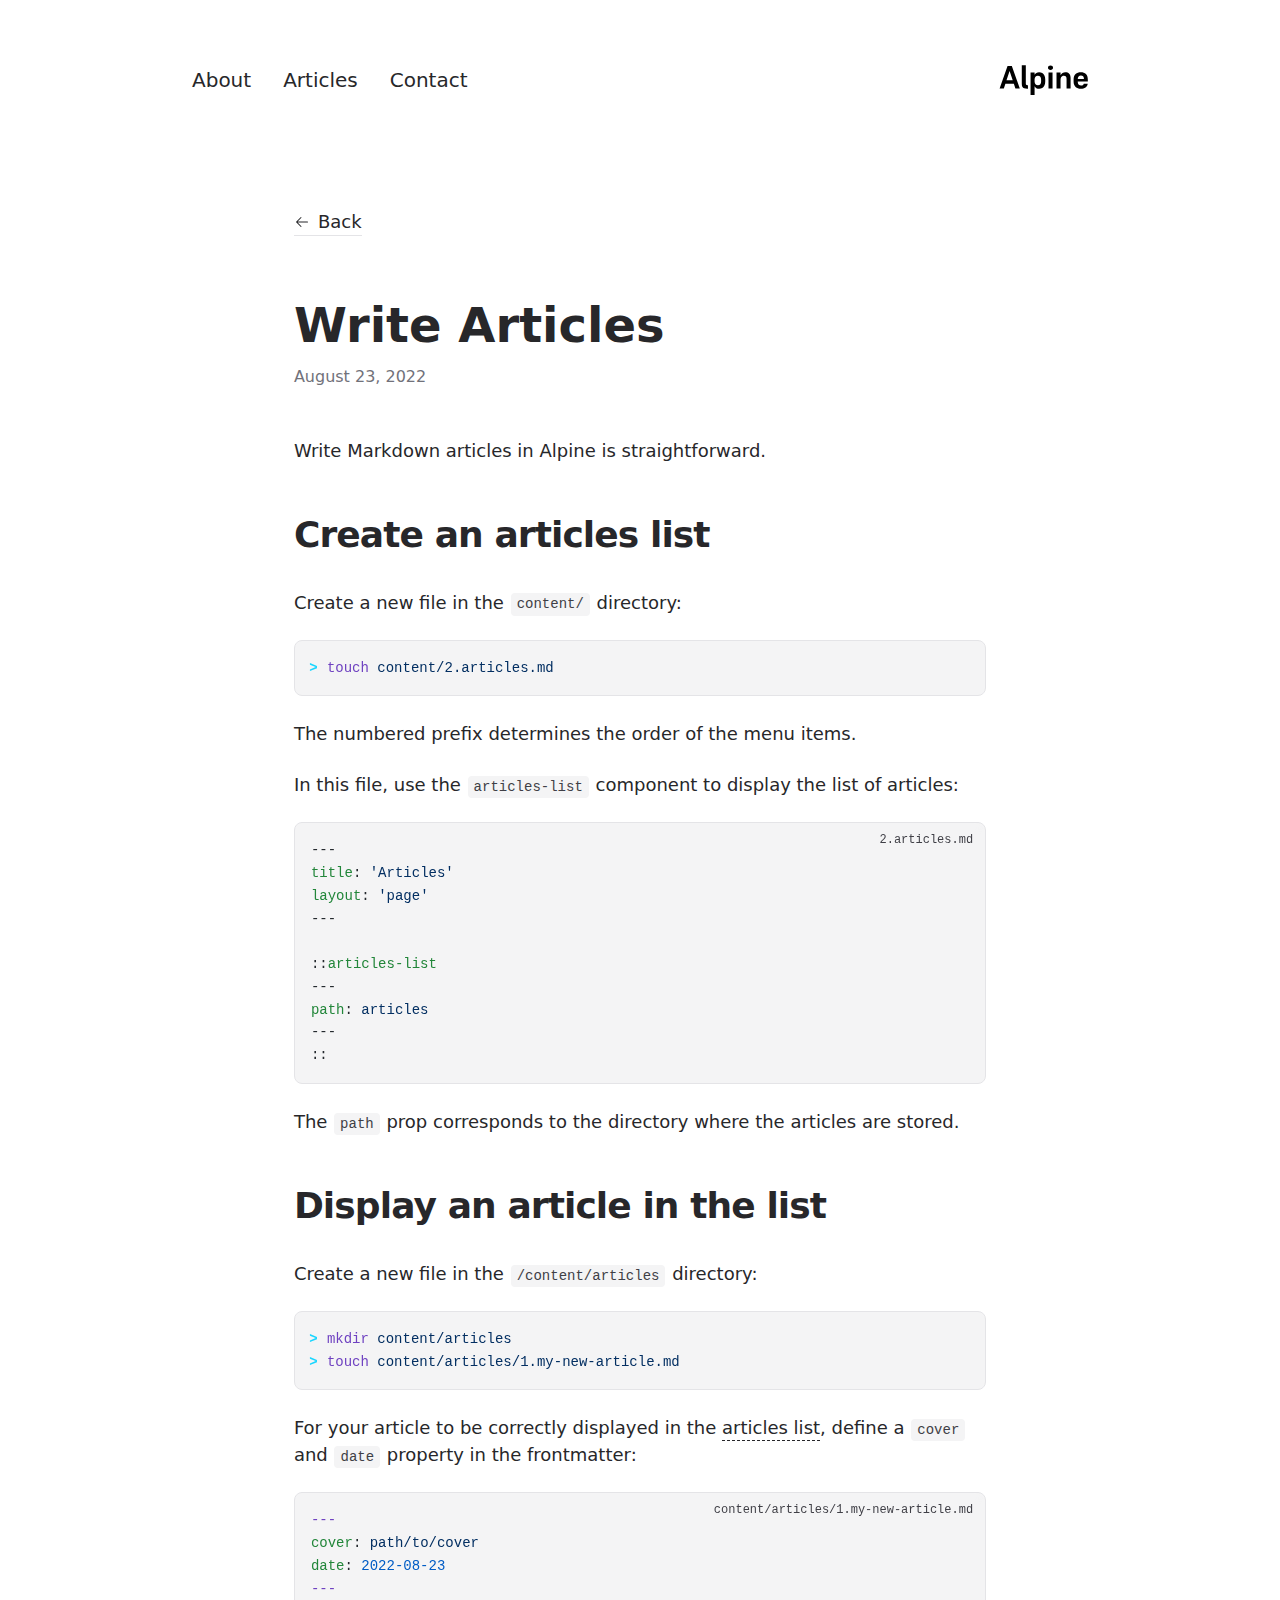
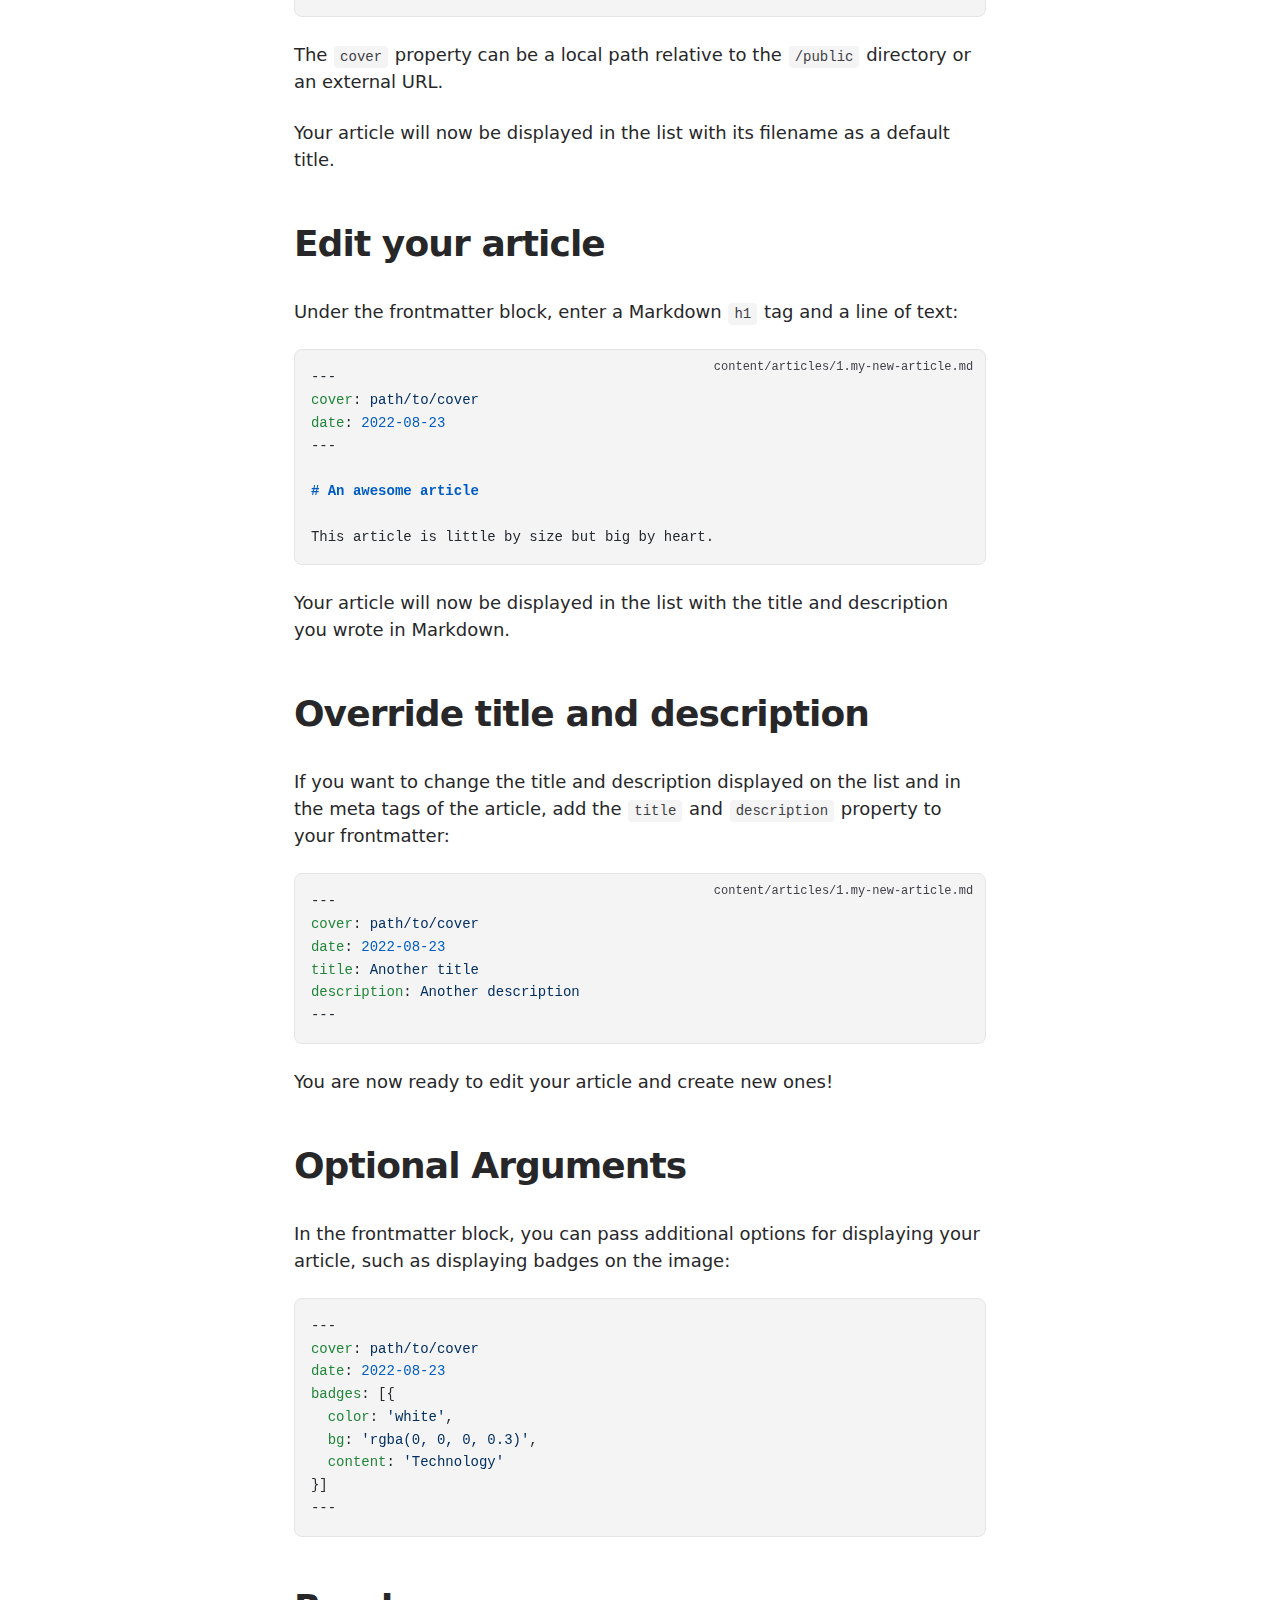
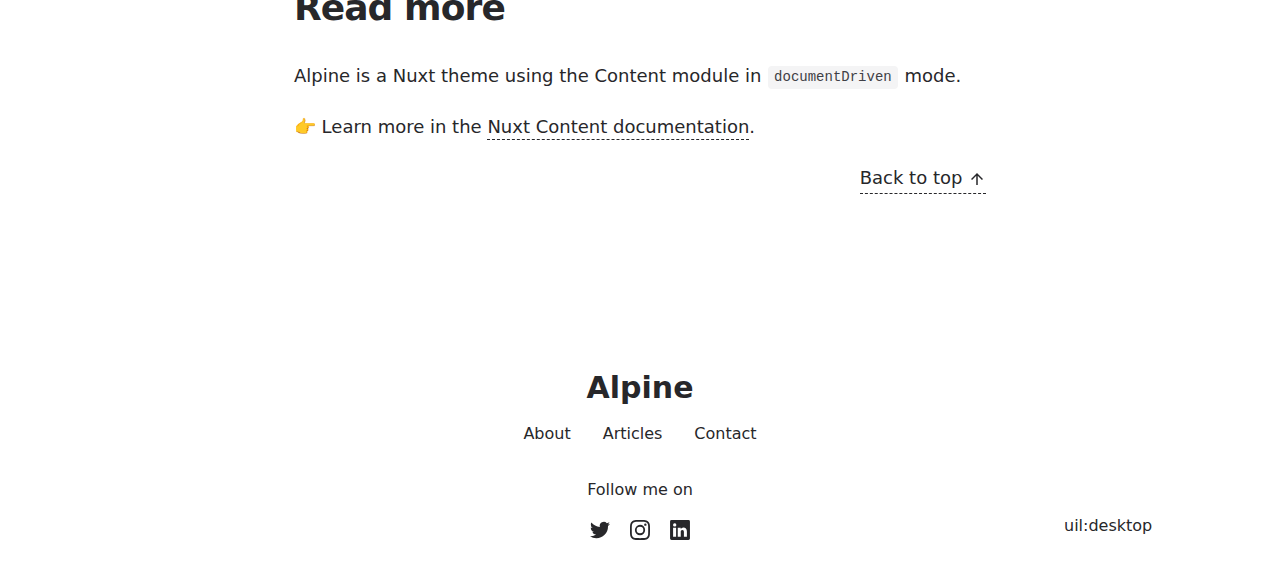
<file: articles/write-articles/index.html>
<!DOCTYPE html>
<html lang="en">
<head><meta charset="utf-8">
<title>Write Articles</title>
<meta name="viewport" content="width=device-width, initial-scale=1">
<meta name="twitter:card" content="summary_large_image">
<meta property="og:image:width" content="400">
<meta property="og:image:height" content="300">
<meta property="og:image:alt" content="An image showcasing my project.">
<meta property="og:title" content="Write Articles">
<meta name="description" content="Writing Markdown articles in Alpine is straightforward.">
<meta property="og:description" content="Writing Markdown articles in Alpine is straightforward.">
<meta property="og:image" content="/articles/write-articles.webp"><link rel="preload" as="fetch" crossorigin="anonymous" href="/articles/write-articles/_payload.json"><style id="pinceau-theme">@media { :root {--pinceau-mq: initial; --alpine-readableLine: 68ch;--alpine-backdrop-backgroundColor: #f4f4f5b3;--prose-code-inline-padding: 0.2rem 0.375rem 0.2rem 0.375rem;--prose-code-block-backdropFilter: contrast(1);--prose-code-block-border-style: solid;--prose-code-block-border-width: 1px;--prose-tbody-tr-borderBottom-style: dashed;--prose-tbody-tr-borderBottom-width: 1px;--prose-th-textAlign: inherit;--prose-thead-borderBottom-style: solid;--prose-thead-borderBottom-width: 1px;--prose-thead-border-style: solid;--prose-thead-border-width: 0px;--prose-table-textAlign: start;--prose-hr-width: 1px;--prose-hr-style: solid;--prose-li-listStylePosition: outside;--prose-ol-li-markerColor: currentColor;--prose-ol-paddingInlineStart: 21px;--prose-ol-listStyleType: decimal;--prose-ul-li-markerColor: currentColor;--prose-ul-paddingInlineStart: 21px;--prose-ul-listStyleType: disc;--prose-blockquote-border-style: solid;--prose-blockquote-border-width: 4px;--prose-blockquote-quotes: '201C' '201D' '2018' '2019';--prose-blockquote-paddingInlineStart: 24px;--prose-a-code-color-hover: currentColor;--prose-a-code-color-static: currentColor;--prose-a-hasCode-borderBottom: none;--prose-a-border-distance: 2px;--prose-a-border-color-hover: currentColor;--prose-a-border-color-static: currentColor;--prose-a-border-style-hover: solid;--prose-a-border-style-static: dashed;--prose-a-border-width: 1px;--prose-a-color-static: inherit;--prose-a-textDecoration: none;--prose-h6-margin: 3rem 0 2rem;--prose-h5-margin: 3rem 0 2rem;--prose-h4-margin: 3rem 0 2rem;--prose-h3-margin: 3rem 0 2rem;--prose-h2-margin: 3rem 0 2rem;--prose-h1-margin: 0 0 2rem;--prose-p-fontSize: 18px;--typography-lead-loose: 2;--typography-lead-relaxed: 1.625;--typography-lead-normal: 1.5;--typography-lead-snug: 1.375;--typography-lead-tight: 1.25;--typography-lead-none: 1;--typography-lead-10: 2.5rem;--typography-lead-9: 2.25rem;--typography-lead-8: 2rem;--typography-lead-7: 1.75rem;--typography-lead-6: 1.5rem;--typography-lead-5: 1.25rem;--typography-lead-4: 1rem;--typography-lead-3: .75rem;--typography-lead-2: .5rem;--typography-lead-1: .025rem;--typography-fontWeight-black: 900;--typography-fontWeight-extrabold: 800;--typography-fontWeight-bold: 700;--typography-fontWeight-semibold: 600;--typography-fontWeight-medium: 500;--typography-fontWeight-normal: 400;--typography-fontWeight-light: 300;--typography-fontWeight-extralight: 200;--typography-fontWeight-thin: 100;--typography-fontSize-9xl: 128px;--typography-fontSize-8xl: 96px;--typography-fontSize-7xl: 72px;--typography-fontSize-6xl: 60px;--typography-fontSize-5xl: 48px;--typography-fontSize-4xl: 36px;--typography-fontSize-3xl: 30px;--typography-fontSize-2xl: 24px;--typography-fontSize-xl: 20px;--typography-fontSize-lg: 18px;--typography-fontSize-base: 16px;--typography-fontSize-sm: 14px;--typography-fontSize-xs: 12px;--typography-letterSpacing-wide: 0.025em;--typography-letterSpacing-tight: -0.025em;--typography-verticalMargin-base: 24px;--typography-verticalMargin-sm: 16px;--elements-border-secondary-hover: [object Object];--elements-backdrop-background: #fffc;--elements-backdrop-filter: saturate(200%) blur(20px);--elements-container-maxWidth: 64rem;--lead-loose: 2;--lead-relaxed: 1.625;--lead-normal: 1.5;--lead-snug: 1.375;--lead-tight: 1.25;--lead-none: 1;--lead-10: 2.5rem;--lead-9: 2.25rem;--lead-8: 2rem;--lead-7: 1.75rem;--lead-6: 1.5rem;--lead-5: 1.25rem;--lead-4: 1rem;--lead-3: .75rem;--lead-2: .5rem;--lead-1: .025rem;--letterSpacing-widest: 0.1em;--letterSpacing-wider: 0.05em;--letterSpacing-wide: 0.025em;--letterSpacing-normal: 0em;--letterSpacing-tight: -0.025em;--letterSpacing-tighter: -0.05em;--fontSize-9xl: 8rem;--fontSize-8xl: 6rem;--fontSize-7xl: 4.5rem;--fontSize-6xl: 3.75rem;--fontSize-5xl: 3rem;--fontSize-4xl: 2.25rem;--fontSize-3xl: 1.875rem;--fontSize-2xl: 1.5rem;--fontSize-xl: 1.25rem;--fontSize-lg: 1.125rem;--fontSize-base: 1rem;--fontSize-sm: 0.875rem;--fontSize-xs: 0.75rem;--fontWeight-black: 900;--fontWeight-extrabold: 800;--fontWeight-bold: 700;--fontWeight-semibold: 600;--fontWeight-medium: 500;--fontWeight-normal: 400;--fontWeight-light: 300;--fontWeight-extralight: 200;--fontWeight-thin: 100;--font-mono: ui-monospace, SFMono-Regular, Menlo, Monaco, Consolas, Liberation Mono, Courier New, monospace;--font-serif: ui-serif, Georgia, Cambria, Times New Roman, Times, serif;--font-sans: ui-sans-serif, system-ui, -apple-system, BlinkMacSystemFont, Segoe UI, Roboto, Helvetica Neue, Arial, Noto Sans, sans-serif, Apple Color Emoji, Segoe UI Emoji, Segoe UI Symbol, Noto Color Emoji;--opacity-total: 1;--opacity-high: 0.8;--opacity-medium: 0.5;--opacity-soft: 0.3;--opacity-light: 0.15;--opacity-bright: 0.1;--opacity-noOpacity: 0;--borderWidth-lg: 3px;--borderWidth-md: 2px;--borderWidth-sm: 1px;--borderWidth-noBorder: 0;--space-rem-875: 0.875rem;--space-rem-625: 0.625rem;--space-rem-375: 0.375rem;--space-rem-125: 0.125rem;--space-px: 1px;--space-128: 32rem;--space-96: 24rem;--space-80: 20rem;--space-72: 18rem;--space-64: 16rem;--space-60: 15rem;--space-56: 14rem;--space-52: 13rem;--space-48: 12rem;--space-44: 11rem;--space-40: 10rem;--space-36: 9rem;--space-32: 8rem;--space-28: 7rem;--space-24: 6rem;--space-20: 5rem;--space-16: 4rem;--space-14: 3.5rem;--space-12: 3rem;--space-11: 2.75rem;--space-10: 2.5rem;--space-9: 2.25rem;--space-8: 2rem;--space-7: 1.75rem;--space-6: 1.5rem;--space-5: 1.25rem;--space-4: 1rem;--space-3: 0.75rem;--space-2: 0.5rem;--space-1: 0.25rem;--space-0: 0px;--size-full: 100%;--size-7xl: 80rem;--size-6xl: 72rem;--size-5xl: 64rem;--size-4xl: 56rem;--size-3xl: 48rem;--size-2xl: 42rem;--size-xl: 36rem;--size-lg: 32rem;--size-md: 28rem;--size-sm: 24rem;--size-xs: 20rem;--size-200: 200px;--size-104: 104px;--size-80: 80px;--size-64: 64px;--size-56: 56px;--size-48: 48px;--size-40: 40px;--size-32: 32px;--size-24: 24px;--size-20: 20px;--size-16: 16px;--size-12: 12px;--size-8: 8px;--size-6: 6px;--size-4: 4px;--size-2: 2px;--size-0: 0px;--radii-full: 9999px;--radii-3xl: 1.75rem;--radii-2xl: 1.5rem;--radii-xl: 1rem;--radii-lg: 0.75rem;--radii-md: 0.5rem;--radii-sm: 0.375rem;--radii-xs: 0.25rem;--radii-2xs: 0.125rem;--radii-none: 0px;--shadow-none: 0px 0px 0px 0px transparent;--shadow-lg: 0px 10px 15px -3px #000000, 0px 4px 6px -4px #000000;--shadow-md: 0px 4px 6px -1px #000000, 0px 2px 4px -2px #000000;--shadow-sm: 0px 1px 3px 0px #000000, 0px 1px 2px -1px #000000;--shadow-xs: 0px 1px 2px 0px #000000;--height-screen: 100vh;--width-screen: 100vw;--color-primary-900: #002e38;--color-primary-800: #005c70;--color-primary-700: #008aa9;--color-primary-600: #00b9e1;--color-primary-500: #1ad6ff;--color-primary-400: #40ddff;--color-primary-300: #66e4ff;--color-primary-200: #8deaff;--color-primary-100: #b3f1ff;--color-primary-50: #d9f8ff;--color-ruby-900: #380011;--color-ruby-800: #700021;--color-ruby-700: #a90032;--color-ruby-600: #e10043;--color-ruby-500: #ff1a5e;--color-ruby-400: #ff4079;--color-ruby-300: #ff6694;--color-ruby-200: #ff8dae;--color-ruby-100: #ffb3c9;--color-ruby-50: #ffd9e4;--color-pink-900: #380025;--color-pink-800: #70004b;--color-pink-700: #a90070;--color-pink-600: #e10095;--color-pink-500: #ff1ab2;--color-pink-400: #ff40bf;--color-pink-300: #ff66cc;--color-pink-200: #ff8dd8;--color-pink-100: #ffb3e5;--color-pink-50: #ffd9f2;--color-purple-900: #190038;--color-purple-800: #330070;--color-purple-700: #4c00a9;--color-purple-600: #6500e1;--color-purple-500: #811aff;--color-purple-400: #9640ff;--color-purple-300: #ab66ff;--color-purple-200: #c08dff;--color-purple-100: #d5b3ff;--color-purple-50: #ead9ff;--color-royalblue-900: #0b0531;--color-royalblue-800: #160a62;--color-royalblue-700: #211093;--color-royalblue-600: #2c15c4;--color-royalblue-500: #4127e8;--color-royalblue-400: #614bec;--color-royalblue-300: #806ff0;--color-royalblue-200: #a093f3;--color-royalblue-100: #c0b7f7;--color-royalblue-50: #dfdbfb;--color-indigoblue-900: #001238;--color-indigoblue-800: #002370;--color-indigoblue-700: #0035a9;--color-indigoblue-600: #0047e1;--color-indigoblue-500: #1a62ff;--color-indigoblue-400: #407cff;--color-indigoblue-300: #6696ff;--color-indigoblue-200: #8db0ff;--color-indigoblue-100: #b3cbff;--color-indigoblue-50: #d9e5ff;--color-blue-900: #002438;--color-blue-800: #004870;--color-blue-700: #006ca9;--color-blue-600: #0090e1;--color-blue-500: #1aadff;--color-blue-400: #40bbff;--color-blue-300: #66c8ff;--color-blue-200: #8dd6ff;--color-blue-100: #b3e4ff;--color-blue-50: #d9f1ff;--color-lightblue-900: #002e38;--color-lightblue-800: #005c70;--color-lightblue-700: #008aa9;--color-lightblue-600: #00b9e1;--color-lightblue-500: #1ad6ff;--color-lightblue-400: #40ddff;--color-lightblue-300: #66e4ff;--color-lightblue-200: #8deaff;--color-lightblue-100: #b3f1ff;--color-lightblue-50: #d9f8ff;--color-teal-900: #062a28;--color-teal-800: #0b544f;--color-teal-700: #117d77;--color-teal-600: #16a79e;--color-teal-500: #1cd1c6;--color-teal-400: #36e4da;--color-teal-300: #5fe9e1;--color-teal-200: #87efe9;--color-teal-100: #aff4f0;--color-teal-50: #d7faf8;--color-pear-900: #2a2b09;--color-pear-800: #545512;--color-pear-700: #7e801b;--color-pear-600: #a8aa24;--color-pear-500: #d0d32f;--color-pear-400: #d8da52;--color-pear-300: #e0e274;--color-pear-200: #e8e997;--color-pear-100: #eff0ba;--color-pear-50: #f7f8dc;--color-red-900: #380300;--color-red-800: #700700;--color-red-700: #a90a00;--color-red-600: #e10e00;--color-red-500: #ff281a;--color-red-400: #ff4c40;--color-red-300: #ff7066;--color-red-200: #ff948d;--color-red-100: #ffb7b3;--color-red-50: #ffdbd9;--color-orange-900: #381800;--color-orange-800: #702f00;--color-orange-700: #a94700;--color-orange-600: #e15e00;--color-orange-500: #ff7a1a;--color-orange-400: #ff9040;--color-orange-300: #ffa666;--color-orange-200: #ffbd8d;--color-orange-100: #ffd3b3;--color-orange-50: #ffe9d9;--color-yellow-900: #362b03;--color-yellow-800: #6d5605;--color-yellow-700: #a38108;--color-yellow-600: #daac0a;--color-yellow-500: #f5c828;--color-yellow-400: #f7d14c;--color-yellow-300: #f8da70;--color-yellow-200: #fae393;--color-yellow-100: #fcedb7;--color-yellow-50: #fdf6db;--color-green-900: #003f25;--color-green-800: #005e38;--color-green-700: #007e4a;--color-green-600: #009d5d;--color-green-500: #00bd6f;--color-green-400: #00dc82;--color-green-300: #30ffaa;--color-green-200: #83ffcc;--color-green-100: #acffdd;--color-green-50: #d6ffee;--color-gray-900: #18181B;--color-gray-800: #27272A;--color-gray-700: #3f3f46;--color-gray-600: #52525B;--color-gray-500: #71717A;--color-gray-400: #a1a1aa;--color-gray-300: #D4d4d8;--color-gray-200: #e4e4e7;--color-gray-100: #f4f4f5;--color-gray-50: #fafafa;--color-black: #0c0c0d;--color-white: #FFFFFF;--media-portrait: only screen and (orientation: portrait);--media-landscape: only screen and (orientation: landscape);--media-rm: (prefers-reduced-motion: reduce);--media-2xl: (min-width: 1536px);--media-xl: (min-width: 1280px);--media-lg: (min-width: 1024px);--media-md: (min-width: 768px);--media-sm: (min-width: 640px);--media-xs: (min-width: 475px);--alpine-body-color: var(--color-gray-800);--alpine-body-backgroundColor: var(--color-white);--prose-code-inline-fontWeight: var(--typography-fontWeight-normal);--prose-code-inline-fontSize: var(--typography-fontSize-sm);--prose-code-inline-borderRadius: var(--radii-xs);--prose-code-block-pre-padding: var(--typography-verticalMargin-sm);--prose-code-block-margin: var(--typography-verticalMargin-base) 0;--prose-code-block-fontSize: var(--typography-fontSize-sm);--prose-tbody-code-inline-fontSize: var(--typography-fontSize-sm);--prose-tbody-td-padding: var(--typography-verticalMargin-sm);--prose-th-fontWeight: var(--typography-fontWeight-semibold);--prose-th-padding: 0 var(--typography-verticalMargin-sm) var(--typography-verticalMargin-sm) var(--typography-verticalMargin-sm);--prose-table-lineHeight: var(--typography-lead-6);--prose-table-fontSize: var(--typography-fontSize-sm);--prose-table-margin: var(--typography-verticalMargin-base) 0;--prose-hr-margin: var(--typography-verticalMargin-base) 0;--prose-li-margin: var(--typography-verticalMargin-sm) 0;--prose-ol-margin: var(--typography-verticalMargin-base) 0;--prose-ul-margin: var(--typography-verticalMargin-base) 0;--prose-blockquote-margin: var(--typography-verticalMargin-base) 0;--prose-a-code-border-style: var(--prose-a-border-style-static);--prose-a-code-border-width: var(--prose-a-border-width);--prose-a-fontWeight: var(--typography-fontWeight-medium);--prose-img-margin: var(--typography-verticalMargin-base) 0;--prose-strong-fontWeight: var(--typography-fontWeight-semibold);--prose-h6-iconSize: var(--typography-fontSize-base);--prose-h6-fontWeight: var(--typography-fontWeight-semibold);--prose-h6-lineHeight: var(--typography-lead-normal);--prose-h6-fontSize: var(--typography-fontSize-lg);--prose-h5-iconSize: var(--typography-fontSize-lg);--prose-h5-fontWeight: var(--typography-fontWeight-semibold);--prose-h5-lineHeight: var(--typography-lead-snug);--prose-h5-fontSize: var(--typography-fontSize-xl);--prose-h4-iconSize: var(--typography-fontSize-lg);--prose-h4-letterSpacing: var(--typography-letterSpacing-tight);--prose-h4-fontWeight: var(--typography-fontWeight-semibold);--prose-h4-lineHeight: var(--typography-lead-snug);--prose-h4-fontSize: var(--typography-fontSize-2xl);--prose-h3-iconSize: var(--typography-fontSize-xl);--prose-h3-letterSpacing: var(--typography-letterSpacing-tight);--prose-h3-fontWeight: var(--typography-fontWeight-semibold);--prose-h3-lineHeight: var(--typography-lead-snug);--prose-h3-fontSize: var(--typography-fontSize-3xl);--prose-h2-iconSize: var(--typography-fontSize-2xl);--prose-h2-letterSpacing: var(--typography-letterSpacing-tight);--prose-h2-fontWeight: var(--typography-fontWeight-semibold);--prose-h2-lineHeight: var(--typography-lead-tight);--prose-h2-fontSize: var(--typography-fontSize-4xl);--prose-h1-iconSize: var(--typography-fontSize-3xl);--prose-h1-letterSpacing: var(--typography-letterSpacing-tight);--prose-h1-fontWeight: var(--typography-fontWeight-bold);--prose-h1-lineHeight: var(--typography-lead-tight);--prose-h1-fontSize: var(--typography-fontSize-5xl);--prose-p-br-margin: var(--typography-verticalMargin-base) 0 0 0;--prose-p-margin: var(--typography-verticalMargin-base) 0;--prose-p-lineHeight: var(--typography-lead-normal);--typography-color-primary-900: var(--color-primary-900);--typography-color-primary-800: var(--color-primary-800);--typography-color-primary-700: var(--color-primary-700);--typography-color-primary-600: var(--color-primary-600);--typography-color-primary-500: var(--color-primary-500);--typography-color-primary-400: var(--color-primary-400);--typography-color-primary-300: var(--color-primary-300);--typography-color-primary-200: var(--color-primary-200);--typography-color-primary-100: var(--color-primary-100);--typography-color-primary-50: var(--color-primary-50);--typography-font-code: var(--font-mono);--typography-font-body: var(--font-sans);--typography-font-display: var(--font-sans);--typography-body-backgroundColor: var(--color-white);--typography-body-color: var(--color-black);--elements-state-danger-borderColor-secondary: var(--color-red-200);--elements-state-danger-borderColor-primary: var(--color-red-100);--elements-state-danger-backgroundColor-secondary: var(--color-red-100);--elements-state-danger-backgroundColor-primary: var(--color-red-50);--elements-state-danger-color-secondary: var(--color-red-600);--elements-state-danger-color-primary: var(--color-red-500);--elements-state-warning-borderColor-secondary: var(--color-yellow-200);--elements-state-warning-borderColor-primary: var(--color-yellow-100);--elements-state-warning-backgroundColor-secondary: var(--color-yellow-100);--elements-state-warning-backgroundColor-primary: var(--color-yellow-50);--elements-state-warning-color-secondary: var(--color-yellow-700);--elements-state-warning-color-primary: var(--color-yellow-600);--elements-state-success-borderColor-secondary: var(--color-green-200);--elements-state-success-borderColor-primary: var(--color-green-100);--elements-state-success-backgroundColor-secondary: var(--color-green-100);--elements-state-success-backgroundColor-primary: var(--color-green-50);--elements-state-success-color-secondary: var(--color-green-600);--elements-state-success-color-primary: var(--color-green-500);--elements-state-info-borderColor-secondary: var(--color-blue-200);--elements-state-info-borderColor-primary: var(--color-blue-100);--elements-state-info-backgroundColor-secondary: var(--color-blue-100);--elements-state-info-backgroundColor-primary: var(--color-blue-50);--elements-state-info-color-secondary: var(--color-blue-600);--elements-state-info-color-primary: var(--color-blue-500);--elements-state-primary-borderColor-secondary: var(--color-primary-200);--elements-state-primary-borderColor-primary: var(--color-primary-100);--elements-state-primary-backgroundColor-secondary: var(--color-primary-100);--elements-state-primary-backgroundColor-primary: var(--color-primary-50);--elements-state-primary-color-secondary: var(--color-primary-700);--elements-state-primary-color-primary: var(--color-primary-600);--elements-surface-secondary-backgroundColor: var(--color-gray-200);--elements-surface-primary-backgroundColor: var(--color-gray-100);--elements-surface-background-base: var(--color-gray-100);--elements-border-secondary-static: var(--color-gray-200);--elements-border-primary-hover: var(--color-gray-200);--elements-border-primary-static: var(--color-gray-100);--elements-container-padding-md: var(--space-16);--elements-container-padding-sm: var(--space-12);--elements-container-padding-xs: var(--space-8);--elements-container-padding-mobile: var(--space-6);--elements-text-secondary-color-hover: var(--color-gray-700);--elements-text-secondary-color-static: var(--color-gray-500);--elements-text-primary-color-static: var(--color-gray-900);--text-6xl-lineHeight: var(--lead-none);--text-6xl-fontSize: var(--fontSize-6xl);--text-5xl-lineHeight: var(--lead-none);--text-5xl-fontSize: var(--fontSize-5xl);--text-4xl-lineHeight: var(--lead-10);--text-4xl-fontSize: var(--fontSize-4xl);--text-3xl-lineHeight: var(--lead-9);--text-3xl-fontSize: var(--fontSize-3xl);--text-2xl-lineHeight: var(--lead-8);--text-2xl-fontSize: var(--fontSize-2xl);--text-xl-lineHeight: var(--lead-7);--text-xl-fontSize: var(--fontSize-xl);--text-lg-lineHeight: var(--lead-7);--text-lg-fontSize: var(--fontSize-lg);--text-base-lineHeight: var(--lead-6);--text-base-fontSize: var(--fontSize-base);--text-sm-lineHeight: var(--lead-5);--text-sm-fontSize: var(--fontSize-sm);--text-xs-lineHeight: var(--lead-4);--text-xs-fontSize: var(--fontSize-xs);--shadow-2xl: 0px 25px 50px -12px var(--color-gray-900);--shadow-xl: 0px 20px 25px -5px var(--color-gray-400), 0px 8px 10px -6px #000000;--color-secondary-900: var(--color-gray-900);--color-secondary-800: var(--color-gray-800);--color-secondary-700: var(--color-gray-700);--color-secondary-600: var(--color-gray-600);--color-secondary-500: var(--color-gray-500);--color-secondary-400: var(--color-gray-400);--color-secondary-300: var(--color-gray-300);--color-secondary-200: var(--color-gray-200);--color-secondary-100: var(--color-gray-100);--color-secondary-50: var(--color-gray-50);--prose-a-code-background-hover: var(--typography-color-primary-50);--prose-a-code-border-color-hover: var(--typography-color-primary-500);--prose-a-color-hover: var(--typography-color-primary-500);--typography-color-secondary-900: var(--color-secondary-900);--typography-color-secondary-800: var(--color-secondary-800);--typography-color-secondary-700: var(--color-secondary-700);--typography-color-secondary-600: var(--color-secondary-600);--typography-color-secondary-500: var(--color-secondary-500);--typography-color-secondary-400: var(--color-secondary-400);--typography-color-secondary-300: var(--color-secondary-300);--typography-color-secondary-200: var(--color-secondary-200);--typography-color-secondary-100: var(--color-secondary-100);--typography-color-secondary-50: var(--color-secondary-50);--prose-code-inline-backgroundColor: var(--typography-color-secondary-100);--prose-code-inline-color: var(--typography-color-secondary-700);--prose-code-block-backgroundColor: var(--typography-color-secondary-100);--prose-code-block-color: var(--typography-color-secondary-700);--prose-code-block-border-color: var(--typography-color-secondary-200);--prose-tbody-tr-borderBottom-color: var(--typography-color-secondary-200);--prose-th-color: var(--typography-color-secondary-600);--prose-thead-borderBottom-color: var(--typography-color-secondary-200);--prose-thead-border-color: var(--typography-color-secondary-300);--prose-hr-color: var(--typography-color-secondary-200);--prose-blockquote-border-color: var(--typography-color-secondary-200);--prose-blockquote-color: var(--typography-color-secondary-500);--prose-a-code-border-color-static: var(--typography-color-secondary-400); } }@media { :root.dark {--pinceau-mq: dark; --alpine-backdrop-backgroundColor: #18181bb3;--prose-code-block-backdropFilter: contrast(1);--prose-ol-li-markerColor: currentColor;--prose-ul-li-markerColor: currentColor;--prose-a-code-color-hover: currentColor;--prose-a-code-color-static: currentColor;--prose-a-border-color-hover: currentColor;--prose-a-border-color-static: currentColor;--prose-a-color-static: inherit;--elements-backdrop-background: #0c0d0ccc;--alpine-body-color: var(--color-gray-200);--alpine-body-backgroundColor: var(--color-black);--typography-body-backgroundColor: var(--color-black);--typography-body-color: var(--color-white);--elements-state-danger-borderColor-secondary: var(--color-red-700);--elements-state-danger-borderColor-primary: var(--color-red-800);--elements-state-danger-backgroundColor-secondary: var(--color-red-800);--elements-state-danger-backgroundColor-primary: var(--color-red-900);--elements-state-danger-color-secondary: var(--color-red-200);--elements-state-danger-color-primary: var(--color-red-300);--elements-state-warning-borderColor-secondary: var(--color-yellow-700);--elements-state-warning-borderColor-primary: var(--color-yellow-800);--elements-state-warning-backgroundColor-secondary: var(--color-yellow-800);--elements-state-warning-backgroundColor-primary: var(--color-yellow-900);--elements-state-warning-color-secondary: var(--color-yellow-200);--elements-state-warning-color-primary: var(--color-yellow-400);--elements-state-success-borderColor-secondary: var(--color-green-700);--elements-state-success-borderColor-primary: var(--color-green-800);--elements-state-success-backgroundColor-secondary: var(--color-green-800);--elements-state-success-backgroundColor-primary: var(--color-green-900);--elements-state-success-color-secondary: var(--color-green-200);--elements-state-success-color-primary: var(--color-green-400);--elements-state-info-borderColor-secondary: var(--color-blue-700);--elements-state-info-borderColor-primary: var(--color-blue-800);--elements-state-info-backgroundColor-secondary: var(--color-blue-800);--elements-state-info-backgroundColor-primary: var(--color-blue-900);--elements-state-info-color-secondary: var(--color-blue-200);--elements-state-info-color-primary: var(--color-blue-400);--elements-state-primary-borderColor-secondary: var(--color-primary-700);--elements-state-primary-borderColor-primary: var(--color-primary-800);--elements-state-primary-backgroundColor-secondary: var(--color-primary-800);--elements-state-primary-backgroundColor-primary: var(--color-primary-900);--elements-state-primary-color-secondary: var(--color-primary-200);--elements-state-primary-color-primary: var(--color-primary-400);--elements-surface-secondary-backgroundColor: var(--color-gray-800);--elements-surface-primary-backgroundColor: var(--color-gray-900);--elements-surface-background-base: var(--color-gray-900);--elements-border-secondary-static: var(--color-gray-800);--elements-border-primary-hover: var(--color-gray-800);--elements-border-primary-static: var(--color-gray-900);--elements-text-secondary-color-hover: var(--color-gray-200);--elements-text-secondary-color-static: var(--color-gray-400);--elements-text-primary-color-static: var(--color-gray-50);--prose-a-code-background-hover: var(--typography-color-primary-900);--prose-a-code-border-color-hover: var(--typography-color-primary-600);--prose-a-color-hover: var(--typography-color-primary-400);--prose-code-inline-backgroundColor: var(--typography-color-secondary-800);--prose-code-inline-color: var(--typography-color-secondary-200);--prose-code-block-backgroundColor: var(--typography-color-secondary-900);--prose-code-block-color: var(--typography-color-secondary-200);--prose-code-block-border-color: var(--typography-color-secondary-800);--prose-tbody-tr-borderBottom-color: var(--typography-color-secondary-800);--prose-th-color: var(--typography-color-secondary-400);--prose-thead-borderBottom-color: var(--typography-color-secondary-800);--prose-thead-border-color: var(--typography-color-secondary-600);--prose-hr-color: var(--typography-color-secondary-800);--prose-blockquote-border-color: var(--typography-color-secondary-700);--prose-blockquote-color: var(--typography-color-secondary-400);--prose-a-code-border-color-static: var(--typography-color-secondary-600); } }</style><style id="pinceau-runtime-hydratable">@media{.phy[--]{--puid:C5HoN_-v;}.pv-H1jajX{max-width:var(--elements-container-maxWidth);padding-left:var(--elements-container-padding-mobile);padding-right:var(--elements-container-padding-mobile);}@media (min-width: 475px){.pv-H1jajX{padding-left:var(--elements-container-padding-xs);padding-right:var(--elements-container-padding-xs);}}@media (min-width: 640px){.pv-H1jajX{padding-left:var(--elements-container-padding-sm);padding-right:var(--elements-container-padding-sm);}}@media (min-width: 768px){.pv-H1jajX{padding-left:var(--elements-container-padding-md);padding-right:var(--elements-container-padding-md);}}} </style><link rel="modulepreload" as="script" crossorigin href="/_nuxt/entry.087acca2.js"><link rel="preload" as="style" href="/_nuxt/entry.2b709d1c.css"><link rel="modulepreload" as="script" crossorigin href="/_nuxt/NuxtImg.f93beaf5.js"><link rel="modulepreload" as="script" crossorigin href="/_nuxt/document-driven.d41f32f4.js"><link rel="modulepreload" as="script" crossorigin href="/_nuxt/DocumentDrivenEmpty.b164e265.js"><link rel="modulepreload" as="script" crossorigin href="/_nuxt/ContentRenderer.288f48d2.js"><link rel="modulepreload" as="script" crossorigin href="/_nuxt/ContentRendererMarkdown.8aadd7ac.js"><link rel="modulepreload" as="script" crossorigin href="/_nuxt/DocumentDrivenNotFound.c9d8acd5.js"><link rel="preload" as="style" href="/_nuxt/DocumentDrivenNotFound.aa939160.css"><link rel="modulepreload" as="script" crossorigin href="/_nuxt/article.9cc7c12f.js"><link rel="preload" as="style" href="/_nuxt/article.06aa1a19.css"><link rel="modulepreload" as="script" crossorigin href="/_nuxt/ProseA.49a6e621.js"><link rel="preload" as="style" href="/_nuxt/ProseA.baee409d.css"><link rel="modulepreload" as="script" crossorigin href="/_nuxt/date.824a539b.js"><link rel="modulepreload" as="script" crossorigin href="/_nuxt/ProseH1.4e8050a1.js"><link rel="preload" as="style" href="/_nuxt/ProseH1.6d63403c.css"><link rel="modulepreload" as="script" crossorigin href="/_nuxt/ProseP.4b9d6e19.js"><link rel="preload" as="style" href="/_nuxt/ProseP.b99f89cd.css"><link rel="modulepreload" as="script" crossorigin href="/_nuxt/ProseCodeInline.9369adcc.js"><link rel="preload" as="style" href="/_nuxt/ProseCodeInline.873c7ac7.css"><link rel="modulepreload" as="script" crossorigin href="/_nuxt/ProseCode.cb4e3f32.js"><link rel="preload" as="style" href="/_nuxt/ProseCode.585625f1.css"><link rel="modulepreload" as="script" crossorigin href="/_nuxt/ProseH2.bb930426.js"><link rel="preload" as="style" href="/_nuxt/ProseH2.3a63b076.css"><link rel="prefetch" as="script" crossorigin href="/_nuxt/default.3edde738.js"><link rel="prefetch" as="script" crossorigin href="/_nuxt/page.d63d601e.js"><link rel="prefetch" as="script" crossorigin href="/_nuxt/client-db.df5915a1.js"><link rel="prefetch" as="script" crossorigin href="/_nuxt/debug.daa4656d.js"><link rel="prefetch" as="style" href="/_nuxt/useStudio.a92b5f33.css"><link rel="prefetch" as="script" crossorigin href="/_nuxt/useStudio.a6c77cdc.js"><link rel="prefetch" as="script" crossorigin href="/_nuxt/asyncData.33a478d1.js"><link rel="prefetch" as="style" href="/_nuxt/error-404.7910d5ca.css"><link rel="prefetch" as="script" crossorigin href="/_nuxt/error-404.27f7be10.js"><link rel="prefetch" as="style" href="/_nuxt/error-500.1db01289.css"><link rel="prefetch" as="script" crossorigin href="/_nuxt/error-500.722c6f3b.js"><link rel="stylesheet" href="/_nuxt/entry.2b709d1c.css"><link rel="stylesheet" href="/_nuxt/DocumentDrivenNotFound.aa939160.css"><link rel="stylesheet" href="/_nuxt/article.06aa1a19.css"><link rel="stylesheet" href="/_nuxt/ProseA.baee409d.css"><link rel="stylesheet" href="/_nuxt/ProseH1.6d63403c.css"><link rel="stylesheet" href="/_nuxt/ProseP.b99f89cd.css"><link rel="stylesheet" href="/_nuxt/ProseCodeInline.873c7ac7.css"><link rel="stylesheet" href="/_nuxt/ProseCode.585625f1.css"><link rel="stylesheet" href="/_nuxt/ProseH2.3a63b076.css"><script>"use strict";(()=>{const a=window,e=document.documentElement,m=["dark","light"],c=window.localStorage.getItem("nuxt-color-mode")||"system";let n=c==="system"?f():c;const l=e.getAttribute("data-color-mode-forced");l&&(n=l),i(n),a["__NUXT_COLOR_MODE__"]={preference:c,value:n,getColorScheme:f,addColorScheme:i,removeColorScheme:d};function i(o){const t=""+o+"",s="";e.classList?e.classList.add(t):e.className+=" "+t,s&&e.setAttribute("data-"+s,o)}function d(o){const t=""+o+"",s="";e.classList?e.classList.remove(t):e.className=e.className.replace(new RegExp(t,"g"),""),s&&e.removeAttribute("data-"+s)}function r(o){return a.matchMedia("(prefers-color-scheme"+o+")")}function f(){if(a.matchMedia&&r("").media!=="not all"){for(const o of m)if(r(":"+o).matches)return o}return"light"}})();
</script></head>
<body ><div id="__nuxt"><div class="container pv-H1jajX pc-C5HoN_ app-layout" data-v-93c22c3b data-v-6d327d86><!--[--><div class="nuxt-progress" style="width:0%;height:3px;opacity:0;background-size:Infinity% auto;" data-v-93c22c3b></div><header class="right" data-v-93c22c3b data-v-ebfd1e7c><div class="menu" data-v-ebfd1e7c><button aria-label="Navigation Menu" data-v-ebfd1e7c><svg width="24" height="24" viewBox="0 0 68 68" fill="currentColor" xmlns="http://www.w3.org/2000/svg" data-v-ebfd1e7c><path d="M8 34C8 32.1362 8 31.2044 8.30448 30.4693C8.71046 29.4892 9.48915 28.7105 10.4693 28.3045C11.2044 28 12.1362 28 14 28C15.8638 28 16.7956 28 17.5307 28.3045C18.5108 28.7105 19.2895 29.4892 19.6955 30.4693C20 31.2044 20 32.1362 20 34C20 35.8638 20 36.7956 19.6955 37.5307C19.2895 38.5108 18.5108 39.2895 17.5307 39.6955C16.7956 40 15.8638 40 14 40C12.1362 40 11.2044 40 10.4693 39.6955C9.48915 39.2895 8.71046 38.5108 8.30448 37.5307C8 36.7956 8 35.8638 8 34Z" data-v-ebfd1e7c></path><path d="M28 34C28 32.1362 28 31.2044 28.3045 30.4693C28.7105 29.4892 29.4892 28.7105 30.4693 28.3045C31.2044 28 32.1362 28 34 28C35.8638 28 36.7956 28 37.5307 28.3045C38.5108 28.7105 39.2895 29.4892 39.6955 30.4693C40 31.2044 40 32.1362 40 34C40 35.8638 40 36.7956 39.6955 37.5307C39.2895 38.5108 38.5108 39.2895 37.5307 39.6955C36.7956 40 35.8638 40 34 40C32.1362 40 31.2044 40 30.4693 39.6955C29.4892 39.2895 28.7105 38.5108 28.3045 37.5307C28 36.7956 28 35.8638 28 34Z" data-v-ebfd1e7c></path><path d="M48 34C48 32.1362 48 31.2044 48.3045 30.4693C48.7105 29.4892 49.4892 28.7105 50.4693 28.3045C51.2044 28 52.1362 28 54 28C55.8638 28 56.7956 28 57.5307 28.3045C58.5108 28.7105 59.2895 29.4892 59.6955 30.4693C60 31.2044 60 32.1362 60 34C60 35.8638 60 36.7956 59.6955 37.5307C59.2895 38.5108 58.5108 39.2895 57.5307 39.6955C56.7956 40 55.8638 40 54 40C52.1362 40 51.2044 40 50.4693 39.6955C49.4892 39.2895 48.7105 38.5108 48.3045 37.5307C48 36.7956 48 35.8638 48 34Z" data-v-ebfd1e7c></path></svg></button></div><div class="overlay" data-v-ebfd1e7c><nav data-v-ebfd1e7c data-v-47e45ff0><ul data-v-47e45ff0><!--[--><li data-v-47e45ff0><a href="/" class="" data-v-47e45ff0><span class="underline-fx" data-v-47e45ff0></span> About</a></li><li data-v-47e45ff0><a href="/articles" class="" data-v-47e45ff0><span class="underline-fx" data-v-47e45ff0></span> Articles</a></li><li data-v-47e45ff0><a href="/contact" class="" data-v-47e45ff0><span class="underline-fx" data-v-47e45ff0></span> Contact</a></li><!--]--></ul></nav></div><div class="logo" data-v-ebfd1e7c><a href="/" class="" data-v-ebfd1e7c><img src="/logo-dark.svg" class="dark-img" alt="alpine" width="89" height="31" data-v-ebfd1e7c><img src="/logo.svg" class="light-img" alt="alpine" width="89" height="31" data-v-ebfd1e7c></a></div><div class="main-nav" data-v-ebfd1e7c><nav data-v-ebfd1e7c data-v-47e45ff0><ul data-v-47e45ff0><!--[--><li data-v-47e45ff0><a href="/" class="" data-v-47e45ff0><span class="underline-fx" data-v-47e45ff0></span> About</a></li><li data-v-47e45ff0><a href="/articles" class="" data-v-47e45ff0><span class="underline-fx" data-v-47e45ff0></span> Articles</a></li><li data-v-47e45ff0><a href="/contact" class="" data-v-47e45ff0><span class="underline-fx" data-v-47e45ff0></span> Contact</a></li><!--]--></ul></nav></div></header><!--[--><div class="document-driven-page"><article data-v-f252e39d><a href="/articles" class="back" data-v-f252e39d><svg xmlns="http://www.w3.org/2000/svg" xmlns:xlink="http://www.w3.org/1999/xlink" aria-hidden="true" role="img" class="icon" data-v-f252e39d style="" width="1em" height="1em" viewBox="0 0 256 256" data-v-121c6e7d><path fill="currentColor" d="M224 128a8 8 0 0 1-8 8H59.31l58.35 58.34a8 8 0 0 1-11.32 11.32l-72-72a8 8 0 0 1 0-11.32l72-72a8 8 0 0 1 11.32 11.32L59.31 120H216a8 8 0 0 1 8 8Z"/></svg><span data-v-f252e39d> Back </span></a><header data-v-f252e39d><h1 class="title" data-v-f252e39d>Write Articles</h1><time datetime="2022-08-23T00:00:00.000Z" data-v-f252e39d>August 23, 2022</time></header><div class="prose" data-v-f252e39d><!--[--><div><h1 id="write-articles" data-v-a5759516><a aria-current="page" href="/articles/write-articles#write-articles" class="router-link-active router-link-exact-active" data-v-a5759516><!--[-->Write Articles<!--]--><!----></a></h1><p data-v-63bfa697><!--[-->Write Markdown articles in Alpine is straightforward.<!--]--></p><h2 id="create-an-articles-list" data-v-1daf0210><a aria-current="page" href="/articles/write-articles#create-an-articles-list" class="router-link-active router-link-exact-active" data-v-1daf0210><!--[-->Create an articles list<!--]--><!----></a></h2><p data-v-63bfa697><!--[-->Create a new file in the <code data-v-c81ed8f1><!--[-->content/<!--]--></code> directory:<!--]--></p><div class="highlight-bash prose-code language-bash" meta data-v-bfc7416e><!----><!--[--><pre><code><span class="line" line="1"><span class="ct-762058">touch</span><span class="ct-553616"> </span><span class="ct-952708">content/2.articles.md</span></span></code></pre><!--]--><button class="copy-button" data-v-bfc7416e data-v-75636234><span class="sr-only" data-v-75636234>Copy to clipboard</span><span class="icon-wrapper" data-v-75636234><svg xmlns="http://www.w3.org/2000/svg" xmlns:xlink="http://www.w3.org/1999/xlink" aria-hidden="true" role="img" class="icon" data-v-75636234 style="" width="18px" height="18px" viewBox="0 0 256 256" data-v-121c6e7d><path fill="currentColor" d="M216 32H88a8 8 0 0 0-8 8v40H40a8 8 0 0 0-8 8v128a8 8 0 0 0 8 8h128a8 8 0 0 0 8-8v-40h40a8 8 0 0 0 8-8V40a8 8 0 0 0-8-8Zm-56 176H48V96h112Zm48-48h-32V88a8 8 0 0 0-8-8H96V48h112Z"/></svg></span></button></div><p data-v-63bfa697><!--[-->The numbered prefix determines the order of the menu items.<!--]--></p><p data-v-63bfa697><!--[-->In this file, use the <code data-v-c81ed8f1><!--[-->articles-list<!--]--></code> component to display the list of articles:<!--]--></p><div class="highlight-md prose-code language-md" meta data-v-bfc7416e><span class="filename" data-v-bfc7416e>2.articles.md</span><!--[--><pre><code><span class="line" line="1"><span class="ct-553616">---
</span></span><span class="line" line="2"><span class="ct-914029">title</span><span class="ct-553616">: </span><span class="ct-952708">&#39;Articles&#39;
</span></span><span class="line" line="3"><span class="ct-914029">layout</span><span class="ct-553616">: </span><span class="ct-952708">&#39;page&#39;
</span></span><span class="line" line="4"><span class="ct-553616">---
</span></span><span class="line" line="5"><span>
</span></span><span class="line" line="6"><span class="ct-553616">::</span><span class="ct-914029">articles-list
</span></span><span class="line" line="7"><span class="ct-553616">---
</span></span><span class="line" line="8"><span class="ct-914029">path</span><span class="ct-553616">: </span><span class="ct-952708">articles
</span></span><span class="line" line="9"><span class="ct-553616">---
</span></span><span class="line" line="10"><span class="ct-553616">::</span></span></code></pre><!--]--><button class="copy-button" data-v-bfc7416e data-v-75636234><span class="sr-only" data-v-75636234>Copy to clipboard</span><span class="icon-wrapper" data-v-75636234><svg xmlns="http://www.w3.org/2000/svg" xmlns:xlink="http://www.w3.org/1999/xlink" aria-hidden="true" role="img" class="icon" data-v-75636234 style="" width="18px" height="18px" viewBox="0 0 256 256" data-v-121c6e7d><path fill="currentColor" d="M216 32H88a8 8 0 0 0-8 8v40H40a8 8 0 0 0-8 8v128a8 8 0 0 0 8 8h128a8 8 0 0 0 8-8v-40h40a8 8 0 0 0 8-8V40a8 8 0 0 0-8-8Zm-56 176H48V96h112Zm48-48h-32V88a8 8 0 0 0-8-8H96V48h112Z"/></svg></span></button></div><p data-v-63bfa697><!--[-->The <code data-v-c81ed8f1><!--[-->path<!--]--></code> prop corresponds to the directory where the articles are stored.<!--]--></p><h2 id="display-an-article-in-the-list" data-v-1daf0210><a aria-current="page" href="/articles/write-articles#display-an-article-in-the-list" class="router-link-active router-link-exact-active" data-v-1daf0210><!--[-->Display an article in the list<!--]--><!----></a></h2><p data-v-63bfa697><!--[-->Create a new file in the <code data-v-c81ed8f1><!--[-->/content/articles<!--]--></code> directory:<!--]--></p><div class="highlight-bash prose-code language-bash" meta data-v-bfc7416e><!----><!--[--><pre><code><span class="line" line="1"><span class="ct-762058">mkdir</span><span class="ct-553616"> </span><span class="ct-952708">content/articles
</span></span><span class="line" line="2"><span class="ct-762058">touch</span><span class="ct-553616"> </span><span class="ct-952708">content/articles/1.my-new-article.md</span></span></code></pre><!--]--><button class="copy-button" data-v-bfc7416e data-v-75636234><span class="sr-only" data-v-75636234>Copy to clipboard</span><span class="icon-wrapper" data-v-75636234><svg xmlns="http://www.w3.org/2000/svg" xmlns:xlink="http://www.w3.org/1999/xlink" aria-hidden="true" role="img" class="icon" data-v-75636234 style="" width="18px" height="18px" viewBox="0 0 256 256" data-v-121c6e7d><path fill="currentColor" d="M216 32H88a8 8 0 0 0-8 8v40H40a8 8 0 0 0-8 8v128a8 8 0 0 0 8 8h128a8 8 0 0 0 8-8v-40h40a8 8 0 0 0 8-8V40a8 8 0 0 0-8-8Zm-56 176H48V96h112Zm48-48h-32V88a8 8 0 0 0-8-8H96V48h112Z"/></svg></span></button></div><p data-v-63bfa697><!--[-->For your article to be correctly displayed in the <a href="/articles" class="" data-v-af1c0c3b><!--[-->articles list<!--]--></a>, define a <code data-v-c81ed8f1><!--[-->cover<!--]--></code> and <code data-v-c81ed8f1><!--[-->date<!--]--></code> property in the frontmatter:<!--]--></p><div class="highlight-yaml prose-code language-yaml" meta data-v-bfc7416e><span class="filename" data-v-bfc7416e>content/articles/1.my-new-article.md</span><!--[--><pre><code><span class="line" line="1"><span class="ct-762058">---
</span></span><span class="line" line="2"><span class="ct-914029">cover</span><span class="ct-553616">: </span><span class="ct-952708">path/to/cover
</span></span><span class="line" line="3"><span class="ct-914029">date</span><span class="ct-553616">: </span><span class="ct-617022">2022-08-23
</span></span><span class="line" line="4"><span class="ct-762058">---</span></span></code></pre><!--]--><button class="copy-button" data-v-bfc7416e data-v-75636234><span class="sr-only" data-v-75636234>Copy to clipboard</span><span class="icon-wrapper" data-v-75636234><svg xmlns="http://www.w3.org/2000/svg" xmlns:xlink="http://www.w3.org/1999/xlink" aria-hidden="true" role="img" class="icon" data-v-75636234 style="" width="18px" height="18px" viewBox="0 0 256 256" data-v-121c6e7d><path fill="currentColor" d="M216 32H88a8 8 0 0 0-8 8v40H40a8 8 0 0 0-8 8v128a8 8 0 0 0 8 8h128a8 8 0 0 0 8-8v-40h40a8 8 0 0 0 8-8V40a8 8 0 0 0-8-8Zm-56 176H48V96h112Zm48-48h-32V88a8 8 0 0 0-8-8H96V48h112Z"/></svg></span></button></div><p data-v-63bfa697><!--[-->The <code data-v-c81ed8f1><!--[-->cover<!--]--></code> property can be a local path relative to the <code data-v-c81ed8f1><!--[-->/public<!--]--></code> directory or an external URL.<!--]--></p><p data-v-63bfa697><!--[-->Your article will now be displayed in the list with its filename as a default title.<!--]--></p><h2 id="edit-your-article" data-v-1daf0210><a aria-current="page" href="/articles/write-articles#edit-your-article" class="router-link-active router-link-exact-active" data-v-1daf0210><!--[-->Edit your article<!--]--><!----></a></h2><p data-v-63bfa697><!--[-->Under the frontmatter block, enter a Markdown <code data-v-c81ed8f1><!--[-->h1<!--]--></code> tag and a line of text:<!--]--></p><div class="highlight-md prose-code language-md" meta data-v-bfc7416e><span class="filename" data-v-bfc7416e>content/articles/1.my-new-article.md</span><!--[--><pre><code><span class="line" line="1"><span class="ct-553616">---
</span></span><span class="line" line="2"><span class="ct-914029">cover</span><span class="ct-553616">: </span><span class="ct-952708">path/to/cover
</span></span><span class="line" line="3"><span class="ct-914029">date</span><span class="ct-553616">: </span><span class="ct-617022">2022-08-23
</span></span><span class="line" line="4"><span class="ct-553616">---
</span></span><span class="line" line="5"><span>
</span></span><span class="line" line="6"><span class="ct-558650"># An awesome article
</span></span><span class="line" line="7"><span>
</span></span><span class="line" line="8"><span class="ct-553616">This article is little by size but big by heart.</span></span></code></pre><!--]--><button class="copy-button" data-v-bfc7416e data-v-75636234><span class="sr-only" data-v-75636234>Copy to clipboard</span><span class="icon-wrapper" data-v-75636234><svg xmlns="http://www.w3.org/2000/svg" xmlns:xlink="http://www.w3.org/1999/xlink" aria-hidden="true" role="img" class="icon" data-v-75636234 style="" width="18px" height="18px" viewBox="0 0 256 256" data-v-121c6e7d><path fill="currentColor" d="M216 32H88a8 8 0 0 0-8 8v40H40a8 8 0 0 0-8 8v128a8 8 0 0 0 8 8h128a8 8 0 0 0 8-8v-40h40a8 8 0 0 0 8-8V40a8 8 0 0 0-8-8Zm-56 176H48V96h112Zm48-48h-32V88a8 8 0 0 0-8-8H96V48h112Z"/></svg></span></button></div><p data-v-63bfa697><!--[-->Your article will now be displayed in the list with the title and description you wrote in Markdown.<!--]--></p><h2 id="override-title-and-description" data-v-1daf0210><a aria-current="page" href="/articles/write-articles#override-title-and-description" class="router-link-active router-link-exact-active" data-v-1daf0210><!--[-->Override title and description<!--]--><!----></a></h2><p data-v-63bfa697><!--[-->If you want to change the title and description displayed on the list and in the meta tags of the article, add the <code data-v-c81ed8f1><!--[-->title<!--]--></code> and <code data-v-c81ed8f1><!--[-->description<!--]--></code> property to your frontmatter:<!--]--></p><div class="highlight-md prose-code language-md" meta data-v-bfc7416e><span class="filename" data-v-bfc7416e>content/articles/1.my-new-article.md</span><!--[--><pre><code><span class="line" line="1"><span class="ct-553616">---
</span></span><span class="line" line="2"><span class="ct-914029">cover</span><span class="ct-553616">: </span><span class="ct-952708">path/to/cover
</span></span><span class="line" line="3"><span class="ct-914029">date</span><span class="ct-553616">: </span><span class="ct-617022">2022-08-23
</span></span><span class="line" line="4"><span class="ct-914029">title</span><span class="ct-553616">: </span><span class="ct-952708">Another title
</span></span><span class="line" line="5"><span class="ct-914029">description</span><span class="ct-553616">: </span><span class="ct-952708">Another description
</span></span><span class="line" line="6"><span class="ct-553616">---</span></span></code></pre><!--]--><button class="copy-button" data-v-bfc7416e data-v-75636234><span class="sr-only" data-v-75636234>Copy to clipboard</span><span class="icon-wrapper" data-v-75636234><svg xmlns="http://www.w3.org/2000/svg" xmlns:xlink="http://www.w3.org/1999/xlink" aria-hidden="true" role="img" class="icon" data-v-75636234 style="" width="18px" height="18px" viewBox="0 0 256 256" data-v-121c6e7d><path fill="currentColor" d="M216 32H88a8 8 0 0 0-8 8v40H40a8 8 0 0 0-8 8v128a8 8 0 0 0 8 8h128a8 8 0 0 0 8-8v-40h40a8 8 0 0 0 8-8V40a8 8 0 0 0-8-8Zm-56 176H48V96h112Zm48-48h-32V88a8 8 0 0 0-8-8H96V48h112Z"/></svg></span></button></div><p data-v-63bfa697><!--[-->You are now ready to edit your article and create new ones!<!--]--></p><h2 id="optional-arguments" data-v-1daf0210><a aria-current="page" href="/articles/write-articles#optional-arguments" class="router-link-active router-link-exact-active" data-v-1daf0210><!--[-->Optional Arguments<!--]--><!----></a></h2><p data-v-63bfa697><!--[-->In the frontmatter block, you can pass additional options for displaying your article, such as displaying badges on the image:<!--]--></p><div class="highlight-md prose-code language-md" meta data-v-bfc7416e><!----><!--[--><pre><code><span class="line" line="1"><span class="ct-553616">---
</span></span><span class="line" line="2"><span class="ct-914029">cover</span><span class="ct-553616">: </span><span class="ct-952708">path/to/cover
</span></span><span class="line" line="3"><span class="ct-914029">date</span><span class="ct-553616">: </span><span class="ct-617022">2022-08-23
</span></span><span class="line" line="4"><span class="ct-914029">badges</span><span class="ct-553616">: [{
</span></span><span class="line" line="5"><span class="ct-553616">  </span><span class="ct-914029">color</span><span class="ct-553616">: </span><span class="ct-952708">&#39;white&#39;</span><span class="ct-553616">,
</span></span><span class="line" line="6"><span class="ct-553616">  </span><span class="ct-914029">bg</span><span class="ct-553616">: </span><span class="ct-952708">&#39;rgba(0, 0, 0, 0.3)&#39;</span><span class="ct-553616">,
</span></span><span class="line" line="7"><span class="ct-553616">  </span><span class="ct-914029">content</span><span class="ct-553616">: </span><span class="ct-952708">&#39;Technology&#39;
</span></span><span class="line" line="8"><span class="ct-553616">}]
</span></span><span class="line" line="9"><span class="ct-553616">---</span></span></code></pre><!--]--><button class="copy-button" data-v-bfc7416e data-v-75636234><span class="sr-only" data-v-75636234>Copy to clipboard</span><span class="icon-wrapper" data-v-75636234><svg xmlns="http://www.w3.org/2000/svg" xmlns:xlink="http://www.w3.org/1999/xlink" aria-hidden="true" role="img" class="icon" data-v-75636234 style="" width="18px" height="18px" viewBox="0 0 256 256" data-v-121c6e7d><path fill="currentColor" d="M216 32H88a8 8 0 0 0-8 8v40H40a8 8 0 0 0-8 8v128a8 8 0 0 0 8 8h128a8 8 0 0 0 8-8v-40h40a8 8 0 0 0 8-8V40a8 8 0 0 0-8-8Zm-56 176H48V96h112Zm48-48h-32V88a8 8 0 0 0-8-8H96V48h112Z"/></svg></span></button></div><h2 id="read-more" data-v-1daf0210><a aria-current="page" href="/articles/write-articles#read-more" class="router-link-active router-link-exact-active" data-v-1daf0210><!--[-->Read more<!--]--><!----></a></h2><p data-v-63bfa697><!--[-->Alpine is a Nuxt theme using the Content module in <code data-v-c81ed8f1><!--[-->documentDriven<!--]--></code> mode.<!--]--></p><p data-v-63bfa697><!--[-->👉 Learn more in the <a href="https://content.nuxtjs.org/" rel="nofollow" data-v-af1c0c3b><!--[-->Nuxt Content documentation<!--]--></a>.<!--]--></p><style>.ct-762058{color:#6F42C1;}
.dark .ct-762058{color:#B392F0;}
.ct-553616{color:#24292E;}
.dark .ct-553616{color:#E1E4E8;}
.ct-952708{color:#032F62;}
.dark .ct-952708{color:#9ECBFF;}
.ct-914029{color:#22863A;}
.dark .ct-914029{color:#85E89D;}
.ct-617022{color:#005CC5;}
.dark .ct-617022{color:#79B8FF;}
.ct-558650{color:#005CC5;font-weight:bold;}
.dark .ct-558650{color:#79B8FF;font-weight:bold;}</style></div><!--]--><div class="back-to-top" data-v-f252e39d><a data-v-f252e39d data-v-af1c0c3b><!--[-->Back to top <svg xmlns="http://www.w3.org/2000/svg" xmlns:xlink="http://www.w3.org/1999/xlink" aria-hidden="true" role="img" class="icon" data-v-f252e39d style="" width="1em" height="1em" viewBox="0 0 24 24" data-v-121c6e7d><path fill="currentColor" d="M11 20V7.825l-5.6 5.6L4 12l8-8l8 8l-1.4 1.425l-5.6-5.6V20h-2Z"/></svg><!--]--></a></div></div></article></div><!--]--><footer class="center" data-v-93c22c3b data-v-d63b5c07><a href="https://www.github.com/nuxt-themes/alpine" rel="noopener noreferrer" class="credits" data-v-d63b5c07>Alpine</a><div class="navigation" data-v-d63b5c07><nav data-v-d63b5c07 data-v-47e45ff0><ul data-v-47e45ff0><!--[--><li data-v-47e45ff0><a href="/" class="" data-v-47e45ff0><span class="underline-fx" data-v-47e45ff0></span> About</a></li><li data-v-47e45ff0><a href="/articles" class="" data-v-47e45ff0><span class="underline-fx" data-v-47e45ff0></span> Articles</a></li><li data-v-47e45ff0><a href="/contact" class="" data-v-47e45ff0><span class="underline-fx" data-v-47e45ff0></span> Contact</a></li><!--]--></ul></nav></div><p class="message" data-v-d63b5c07>Follow me on</p><div class="icons" data-v-d63b5c07><div class="social" data-v-d63b5c07><!--[--><a href="https://twitter.com/nuxtlabs" rel="noopener noreferrer" target="_blank" title="nuxtlabs" aria-label="nuxtlabs" data-v-ddf2f94a><svg xmlns="http://www.w3.org/2000/svg" xmlns:xlink="http://www.w3.org/1999/xlink" aria-hidden="true" role="img" class="icon" data-v-ddf2f94a style="" width="1em" height="1em" viewBox="0 0 24 24" data-v-121c6e7d><path fill="currentColor" d="M22 5.8a8.49 8.49 0 0 1-2.36.64a4.13 4.13 0 0 0 1.81-2.27a8.21 8.21 0 0 1-2.61 1a4.1 4.1 0 0 0-7 3.74a11.64 11.64 0 0 1-8.45-4.29a4.16 4.16 0 0 0-.55 2.07a4.09 4.09 0 0 0 1.82 3.41a4.05 4.05 0 0 1-1.86-.51v.05a4.1 4.1 0 0 0 3.3 4a3.93 3.93 0 0 1-1.1.17a4.9 4.9 0 0 1-.77-.07a4.11 4.11 0 0 0 3.83 2.84A8.22 8.22 0 0 1 3 18.34a7.93 7.93 0 0 1-1-.06a11.57 11.57 0 0 0 6.29 1.85A11.59 11.59 0 0 0 20 8.45v-.53a8.43 8.43 0 0 0 2-2.12Z"/></svg></a><a href="https://instagram.com/atinuxt" rel="noopener noreferrer" target="_blank" title="atinuxt" aria-label="atinuxt" data-v-ddf2f94a><svg xmlns="http://www.w3.org/2000/svg" xmlns:xlink="http://www.w3.org/1999/xlink" aria-hidden="true" role="img" class="icon" data-v-ddf2f94a style="" width="1em" height="1em" viewBox="0 0 24 24" data-v-121c6e7d><path fill="currentColor" d="M17.34 5.46a1.2 1.2 0 1 0 1.2 1.2a1.2 1.2 0 0 0-1.2-1.2Zm4.6 2.42a7.59 7.59 0 0 0-.46-2.43a4.94 4.94 0 0 0-1.16-1.77a4.7 4.7 0 0 0-1.77-1.15a7.3 7.3 0 0 0-2.43-.47C15.06 2 14.72 2 12 2s-3.06 0-4.12.06a7.3 7.3 0 0 0-2.43.47a4.78 4.78 0 0 0-1.77 1.15a4.7 4.7 0 0 0-1.15 1.77a7.3 7.3 0 0 0-.47 2.43C2 8.94 2 9.28 2 12s0 3.06.06 4.12a7.3 7.3 0 0 0 .47 2.43a4.7 4.7 0 0 0 1.15 1.77a4.78 4.78 0 0 0 1.77 1.15a7.3 7.3 0 0 0 2.43.47C8.94 22 9.28 22 12 22s3.06 0 4.12-.06a7.3 7.3 0 0 0 2.43-.47a4.7 4.7 0 0 0 1.77-1.15a4.85 4.85 0 0 0 1.16-1.77a7.59 7.59 0 0 0 .46-2.43c0-1.06.06-1.4.06-4.12s0-3.06-.06-4.12ZM20.14 16a5.61 5.61 0 0 1-.34 1.86a3.06 3.06 0 0 1-.75 1.15a3.19 3.19 0 0 1-1.15.75a5.61 5.61 0 0 1-1.86.34c-1 .05-1.37.06-4 .06s-3 0-4-.06a5.73 5.73 0 0 1-1.94-.3a3.27 3.27 0 0 1-1.1-.75a3 3 0 0 1-.74-1.15a5.54 5.54 0 0 1-.4-1.9c0-1-.06-1.37-.06-4s0-3 .06-4a5.54 5.54 0 0 1 .35-1.9A3 3 0 0 1 5 5a3.14 3.14 0 0 1 1.1-.8A5.73 5.73 0 0 1 8 3.86c1 0 1.37-.06 4-.06s3 0 4 .06a5.61 5.61 0 0 1 1.86.34a3.06 3.06 0 0 1 1.19.8a3.06 3.06 0 0 1 .75 1.1a5.61 5.61 0 0 1 .34 1.9c.05 1 .06 1.37.06 4s-.01 3-.06 4ZM12 6.87A5.13 5.13 0 1 0 17.14 12A5.12 5.12 0 0 0 12 6.87Zm0 8.46A3.33 3.33 0 1 1 15.33 12A3.33 3.33 0 0 1 12 15.33Z"/></svg></a><a href="https://www.linkedin.com/company/nuxtlabs" rel="noopener noreferrer" target="_blank" title="LinkedIn" aria-label="LinkedIn" data-v-ddf2f94a><svg xmlns="http://www.w3.org/2000/svg" xmlns:xlink="http://www.w3.org/1999/xlink" aria-hidden="true" role="img" class="icon" data-v-ddf2f94a style="" width="1em" height="1em" viewBox="0 0 24 24" data-v-121c6e7d><path fill="currentColor" d="M20.47 2H3.53a1.45 1.45 0 0 0-1.47 1.43v17.14A1.45 1.45 0 0 0 3.53 22h16.94a1.45 1.45 0 0 0 1.47-1.43V3.43A1.45 1.45 0 0 0 20.47 2ZM8.09 18.74h-3v-9h3ZM6.59 8.48a1.56 1.56 0 1 1 0-3.12a1.57 1.57 0 1 1 0 3.12Zm12.32 10.26h-3v-4.83c0-1.21-.43-2-1.52-2A1.65 1.65 0 0 0 12.85 13a2 2 0 0 0-.1.73v5h-3v-9h3V11a3 3 0 0 1 2.71-1.5c2 0 3.45 1.29 3.45 4.06Z"/></svg></a><!--]--></div><div class="color-mode-switch" data-v-d63b5c07><button aria-label="Color Mode" data-v-d63b5c07 data-v-693a1e33><span data-v-693a1e33></span></button></div></div></footer><!--]--></div></div><script type="application/json" id="__NUXT_DATA__" data-ssr="true" data-src="/articles/write-articles/_payload.json">[{"state":1,"_errors":917,"serverRendered":882,"path":7,"prerenderedAt":-1},["Reactive",2],{"$sdd-pages":3,"$sdd-surrounds":856,"$sdd-globals":878,"$scolor-mode":880,"$sdd-navigation":883,"$sicons":901},["ShallowRef",4],["ShallowReactive",5],{"/articles/write-articles":6},{"_path":7,"_dir":8,"_draft":9,"_partial":9,"_locale":10,"_empty":9,"title":11,"description":12,"cover":13,"date":14,"layout":15,"body":16,"_type":853,"_id":854,"_source":782,"_file":855,"_extension":115},"/articles/write-articles","articles",false,"","Write Articles","Writing Markdown articles in Alpine is straightforward.","/articles/write-articles.webp","2022-08-23T00:00:00.000Z","article",{"type":17,"children":18,"toc":845},"root",[19,27,33,40,53,92,97,109,242,253,259,269,313,341,402,419,424,430,441,527,532,538,555,642,647,653,658,807,813,825,840],{"type":20,"tag":21,"props":22,"children":24},"element","h1",{"id":23},"write-articles",[25],{"type":26,"value":11},"text",{"type":20,"tag":28,"props":29,"children":30},"p",{},[31],{"type":26,"value":32},"Write Markdown articles in Alpine is straightforward.",{"type":20,"tag":34,"props":35,"children":37},"h2",{"id":36},"create-an-articles-list",[38],{"type":26,"value":39},"Create an articles list",{"type":20,"tag":28,"props":41,"children":42},{},[43,45,51],{"type":26,"value":44},"Create a new file in the ",{"type":20,"tag":46,"props":47,"children":48},"code-inline",{},[49],{"type":26,"value":50},"content/",{"type":26,"value":52}," directory:",{"type":20,"tag":54,"props":55,"children":60},"code",{"className":56,"code":58,"language":59,"meta":10},[57],"language-bash","touch content/2.articles.md\n","bash",[61],{"type":20,"tag":62,"props":63,"children":64},"pre",{},[65],{"type":20,"tag":54,"props":66,"children":67},{"__ignoreMap":10},[68],{"type":20,"tag":69,"props":70,"children":73},"span",{"class":71,"line":72},"line",1,[74,80,86],{"type":20,"tag":69,"props":75,"children":77},{"class":76},"ct-762058",[78],{"type":26,"value":79},"touch",{"type":20,"tag":69,"props":81,"children":83},{"class":82},"ct-553616",[84],{"type":26,"value":85}," ",{"type":20,"tag":69,"props":87,"children":89},{"class":88},"ct-952708",[90],{"type":26,"value":91},"content/2.articles.md",{"type":20,"tag":28,"props":93,"children":94},{},[95],{"type":26,"value":96},"The numbered prefix determines the order of the menu items.",{"type":20,"tag":28,"props":98,"children":99},{},[100,102,107],{"type":26,"value":101},"In this file, use the ",{"type":20,"tag":46,"props":103,"children":104},{},[105],{"type":26,"value":106},"articles-list",{"type":26,"value":108}," component to display the list of articles:",{"type":20,"tag":54,"props":110,"children":116},{"className":111,"code":113,"filename":114,"language":115,"meta":10},[112],"language-md","---\ntitle: 'Articles'\nlayout: 'page'\n---\n\n::articles-list\n---\npath: articles\n---\n::\n\n","2.articles.md","md",[117],{"type":20,"tag":62,"props":118,"children":119},{},[120],{"type":20,"tag":54,"props":121,"children":122},{"__ignoreMap":10},[123,131,151,169,177,186,200,208,226,234],{"type":20,"tag":69,"props":124,"children":125},{"class":71,"line":72},[126],{"type":20,"tag":69,"props":127,"children":128},{"class":82},[129],{"type":26,"value":130},"---\n",{"type":20,"tag":69,"props":132,"children":134},{"class":71,"line":133},2,[135,141,146],{"type":20,"tag":69,"props":136,"children":138},{"class":137},"ct-914029",[139],{"type":26,"value":140},"title",{"type":20,"tag":69,"props":142,"children":143},{"class":82},[144],{"type":26,"value":145},": ",{"type":20,"tag":69,"props":147,"children":148},{"class":88},[149],{"type":26,"value":150},"'Articles'\n",{"type":20,"tag":69,"props":152,"children":154},{"class":71,"line":153},3,[155,160,164],{"type":20,"tag":69,"props":156,"children":157},{"class":137},[158],{"type":26,"value":159},"layout",{"type":20,"tag":69,"props":161,"children":162},{"class":82},[163],{"type":26,"value":145},{"type":20,"tag":69,"props":165,"children":166},{"class":88},[167],{"type":26,"value":168},"'page'\n",{"type":20,"tag":69,"props":170,"children":172},{"class":71,"line":171},4,[173],{"type":20,"tag":69,"props":174,"children":175},{"class":82},[176],{"type":26,"value":130},{"type":20,"tag":69,"props":178,"children":180},{"class":71,"line":179},5,[181],{"type":20,"tag":69,"props":182,"children":183},{},[184],{"type":26,"value":185},"\n",{"type":20,"tag":69,"props":187,"children":189},{"class":71,"line":188},6,[190,195],{"type":20,"tag":69,"props":191,"children":192},{"class":82},[193],{"type":26,"value":194},"::",{"type":20,"tag":69,"props":196,"children":197},{"class":137},[198],{"type":26,"value":199},"articles-list\n",{"type":20,"tag":69,"props":201,"children":203},{"class":71,"line":202},7,[204],{"type":20,"tag":69,"props":205,"children":206},{"class":82},[207],{"type":26,"value":130},{"type":20,"tag":69,"props":209,"children":211},{"class":71,"line":210},8,[212,217,221],{"type":20,"tag":69,"props":213,"children":214},{"class":137},[215],{"type":26,"value":216},"path",{"type":20,"tag":69,"props":218,"children":219},{"class":82},[220],{"type":26,"value":145},{"type":20,"tag":69,"props":222,"children":223},{"class":88},[224],{"type":26,"value":225},"articles\n",{"type":20,"tag":69,"props":227,"children":229},{"class":71,"line":228},9,[230],{"type":20,"tag":69,"props":231,"children":232},{"class":82},[233],{"type":26,"value":130},{"type":20,"tag":69,"props":235,"children":237},{"class":71,"line":236},10,[238],{"type":20,"tag":69,"props":239,"children":240},{"class":82},[241],{"type":26,"value":194},{"type":20,"tag":28,"props":243,"children":244},{},[245,247,251],{"type":26,"value":246},"The ",{"type":20,"tag":46,"props":248,"children":249},{},[250],{"type":26,"value":216},{"type":26,"value":252}," prop corresponds to the directory where the articles are stored.",{"type":20,"tag":34,"props":254,"children":256},{"id":255},"display-an-article-in-the-list",[257],{"type":26,"value":258},"Display an article in the list",{"type":20,"tag":28,"props":260,"children":261},{},[262,263,268],{"type":26,"value":44},{"type":20,"tag":46,"props":264,"children":265},{},[266],{"type":26,"value":267},"/content/articles",{"type":26,"value":52},{"type":20,"tag":54,"props":270,"children":273},{"className":271,"code":272,"language":59,"meta":10},[57],"mkdir content/articles\ntouch content/articles/1.my-new-article.md\n",[274],{"type":20,"tag":62,"props":275,"children":276},{},[277],{"type":20,"tag":54,"props":278,"children":279},{"__ignoreMap":10},[280,297],{"type":20,"tag":69,"props":281,"children":282},{"class":71,"line":72},[283,288,292],{"type":20,"tag":69,"props":284,"children":285},{"class":76},[286],{"type":26,"value":287},"mkdir",{"type":20,"tag":69,"props":289,"children":290},{"class":82},[291],{"type":26,"value":85},{"type":20,"tag":69,"props":293,"children":294},{"class":88},[295],{"type":26,"value":296},"content/articles\n",{"type":20,"tag":69,"props":298,"children":299},{"class":71,"line":133},[300,304,308],{"type":20,"tag":69,"props":301,"children":302},{"class":76},[303],{"type":26,"value":79},{"type":20,"tag":69,"props":305,"children":306},{"class":82},[307],{"type":26,"value":85},{"type":20,"tag":69,"props":309,"children":310},{"class":88},[311],{"type":26,"value":312},"content/articles/1.my-new-article.md",{"type":20,"tag":28,"props":314,"children":315},{},[316,318,325,327,332,334,339],{"type":26,"value":317},"For your article to be correctly displayed in the ",{"type":20,"tag":319,"props":320,"children":322},"a",{"href":321},"/articles",[323],{"type":26,"value":324},"articles list",{"type":26,"value":326},", define a ",{"type":20,"tag":46,"props":328,"children":329},{},[330],{"type":26,"value":331},"cover",{"type":26,"value":333}," and ",{"type":20,"tag":46,"props":335,"children":336},{},[337],{"type":26,"value":338},"date",{"type":26,"value":340}," property in the frontmatter:",{"type":20,"tag":54,"props":342,"children":347},{"className":343,"code":345,"filename":312,"language":346,"meta":10},[344],"language-yaml","---\ncover: path/to/cover\ndate: 2022-08-23\n---\n","yaml",[348],{"type":20,"tag":62,"props":349,"children":350},{},[351],{"type":20,"tag":54,"props":352,"children":353},{"__ignoreMap":10},[354,361,377,394],{"type":20,"tag":69,"props":355,"children":356},{"class":71,"line":72},[357],{"type":20,"tag":69,"props":358,"children":359},{"class":76},[360],{"type":26,"value":130},{"type":20,"tag":69,"props":362,"children":363},{"class":71,"line":133},[364,368,372],{"type":20,"tag":69,"props":365,"children":366},{"class":137},[367],{"type":26,"value":331},{"type":20,"tag":69,"props":369,"children":370},{"class":82},[371],{"type":26,"value":145},{"type":20,"tag":69,"props":373,"children":374},{"class":88},[375],{"type":26,"value":376},"path/to/cover\n",{"type":20,"tag":69,"props":378,"children":379},{"class":71,"line":153},[380,384,388],{"type":20,"tag":69,"props":381,"children":382},{"class":137},[383],{"type":26,"value":338},{"type":20,"tag":69,"props":385,"children":386},{"class":82},[387],{"type":26,"value":145},{"type":20,"tag":69,"props":389,"children":391},{"class":390},"ct-617022",[392],{"type":26,"value":393},"2022-08-23\n",{"type":20,"tag":69,"props":395,"children":396},{"class":71,"line":171},[397],{"type":20,"tag":69,"props":398,"children":399},{"class":76},[400],{"type":26,"value":401},"---",{"type":20,"tag":28,"props":403,"children":404},{},[405,406,410,412,417],{"type":26,"value":246},{"type":20,"tag":46,"props":407,"children":408},{},[409],{"type":26,"value":331},{"type":26,"value":411}," property can be a local path relative to the ",{"type":20,"tag":46,"props":413,"children":414},{},[415],{"type":26,"value":416},"/public",{"type":26,"value":418}," directory or an external URL.",{"type":20,"tag":28,"props":420,"children":421},{},[422],{"type":26,"value":423},"Your article will now be displayed in the list with its filename as a default title.",{"type":20,"tag":34,"props":425,"children":427},{"id":426},"edit-your-article",[428],{"type":26,"value":429},"Edit your article",{"type":20,"tag":28,"props":431,"children":432},{},[433,435,439],{"type":26,"value":434},"Under the frontmatter block, enter a Markdown ",{"type":20,"tag":46,"props":436,"children":437},{},[438],{"type":26,"value":21},{"type":26,"value":440}," tag and a line of text:",{"type":20,"tag":54,"props":442,"children":445},{"className":443,"code":444,"filename":312,"language":115,"meta":10},[112],"---\ncover: path/to/cover\ndate: 2022-08-23\n---\n\n# An awesome article\n\nThis article is little by size but big by heart.\n",[446],{"type":20,"tag":62,"props":447,"children":448},{},[449],{"type":20,"tag":54,"props":450,"children":451},{"__ignoreMap":10},[452,459,474,489,496,503,512,519],{"type":20,"tag":69,"props":453,"children":454},{"class":71,"line":72},[455],{"type":20,"tag":69,"props":456,"children":457},{"class":82},[458],{"type":26,"value":130},{"type":20,"tag":69,"props":460,"children":461},{"class":71,"line":133},[462,466,470],{"type":20,"tag":69,"props":463,"children":464},{"class":137},[465],{"type":26,"value":331},{"type":20,"tag":69,"props":467,"children":468},{"class":82},[469],{"type":26,"value":145},{"type":20,"tag":69,"props":471,"children":472},{"class":88},[473],{"type":26,"value":376},{"type":20,"tag":69,"props":475,"children":476},{"class":71,"line":153},[477,481,485],{"type":20,"tag":69,"props":478,"children":479},{"class":137},[480],{"type":26,"value":338},{"type":20,"tag":69,"props":482,"children":483},{"class":82},[484],{"type":26,"value":145},{"type":20,"tag":69,"props":486,"children":487},{"class":390},[488],{"type":26,"value":393},{"type":20,"tag":69,"props":490,"children":491},{"class":71,"line":171},[492],{"type":20,"tag":69,"props":493,"children":494},{"class":82},[495],{"type":26,"value":130},{"type":20,"tag":69,"props":497,"children":498},{"class":71,"line":179},[499],{"type":20,"tag":69,"props":500,"children":501},{},[502],{"type":26,"value":185},{"type":20,"tag":69,"props":504,"children":505},{"class":71,"line":188},[506],{"type":20,"tag":69,"props":507,"children":509},{"class":508},"ct-558650",[510],{"type":26,"value":511},"# An awesome article\n",{"type":20,"tag":69,"props":513,"children":514},{"class":71,"line":202},[515],{"type":20,"tag":69,"props":516,"children":517},{},[518],{"type":26,"value":185},{"type":20,"tag":69,"props":520,"children":521},{"class":71,"line":210},[522],{"type":20,"tag":69,"props":523,"children":524},{"class":82},[525],{"type":26,"value":526},"This article is little by size but big by heart.",{"type":20,"tag":28,"props":528,"children":529},{},[530],{"type":26,"value":531},"Your article will now be displayed in the list with the title and description you wrote in Markdown.",{"type":20,"tag":34,"props":533,"children":535},{"id":534},"override-title-and-description",[536],{"type":26,"value":537},"Override title and description",{"type":20,"tag":28,"props":539,"children":540},{},[541,543,547,548,553],{"type":26,"value":542},"If you want to change the title and description displayed on the list and in the meta tags of the article, add the ",{"type":20,"tag":46,"props":544,"children":545},{},[546],{"type":26,"value":140},{"type":26,"value":333},{"type":20,"tag":46,"props":549,"children":550},{},[551],{"type":26,"value":552},"description",{"type":26,"value":554}," property to your frontmatter:",{"type":20,"tag":54,"props":556,"children":559},{"className":557,"code":558,"filename":312,"language":115,"meta":10},[112],"---\ncover: path/to/cover\ndate: 2022-08-23\ntitle: Another title\ndescription: Another description\n---\n",[560],{"type":20,"tag":62,"props":561,"children":562},{},[563],{"type":20,"tag":54,"props":564,"children":565},{"__ignoreMap":10},[566,573,588,603,619,635],{"type":20,"tag":69,"props":567,"children":568},{"class":71,"line":72},[569],{"type":20,"tag":69,"props":570,"children":571},{"class":82},[572],{"type":26,"value":130},{"type":20,"tag":69,"props":574,"children":575},{"class":71,"line":133},[576,580,584],{"type":20,"tag":69,"props":577,"children":578},{"class":137},[579],{"type":26,"value":331},{"type":20,"tag":69,"props":581,"children":582},{"class":82},[583],{"type":26,"value":145},{"type":20,"tag":69,"props":585,"children":586},{"class":88},[587],{"type":26,"value":376},{"type":20,"tag":69,"props":589,"children":590},{"class":71,"line":153},[591,595,599],{"type":20,"tag":69,"props":592,"children":593},{"class":137},[594],{"type":26,"value":338},{"type":20,"tag":69,"props":596,"children":597},{"class":82},[598],{"type":26,"value":145},{"type":20,"tag":69,"props":600,"children":601},{"class":390},[602],{"type":26,"value":393},{"type":20,"tag":69,"props":604,"children":605},{"class":71,"line":171},[606,610,614],{"type":20,"tag":69,"props":607,"children":608},{"class":137},[609],{"type":26,"value":140},{"type":20,"tag":69,"props":611,"children":612},{"class":82},[613],{"type":26,"value":145},{"type":20,"tag":69,"props":615,"children":616},{"class":88},[617],{"type":26,"value":618},"Another title\n",{"type":20,"tag":69,"props":620,"children":621},{"class":71,"line":179},[622,626,630],{"type":20,"tag":69,"props":623,"children":624},{"class":137},[625],{"type":26,"value":552},{"type":20,"tag":69,"props":627,"children":628},{"class":82},[629],{"type":26,"value":145},{"type":20,"tag":69,"props":631,"children":632},{"class":88},[633],{"type":26,"value":634},"Another description\n",{"type":20,"tag":69,"props":636,"children":637},{"class":71,"line":188},[638],{"type":20,"tag":69,"props":639,"children":640},{"class":82},[641],{"type":26,"value":401},{"type":20,"tag":28,"props":643,"children":644},{},[645],{"type":26,"value":646},"You are now ready to edit your article and create new ones!",{"type":20,"tag":34,"props":648,"children":650},{"id":649},"optional-arguments",[651],{"type":26,"value":652},"Optional Arguments",{"type":20,"tag":28,"props":654,"children":655},{},[656],{"type":26,"value":657},"In the frontmatter block, you can pass additional options for displaying your article, such as displaying badges on the image:",{"type":20,"tag":54,"props":659,"children":662},{"className":660,"code":661,"language":115,"meta":10},[112],"---\ncover: path/to/cover\ndate: 2022-08-23\nbadges: [{\n  color: 'white',\n  bg: 'rgba(0, 0, 0, 0.3)',\n  content: 'Technology'\n}]\n---\n",[663],{"type":20,"tag":62,"props":664,"children":665},{},[666],{"type":20,"tag":54,"props":667,"children":668},{"__ignoreMap":10},[669,676,691,706,719,746,771,792,800],{"type":20,"tag":69,"props":670,"children":671},{"class":71,"line":72},[672],{"type":20,"tag":69,"props":673,"children":674},{"class":82},[675],{"type":26,"value":130},{"type":20,"tag":69,"props":677,"children":678},{"class":71,"line":133},[679,683,687],{"type":20,"tag":69,"props":680,"children":681},{"class":137},[682],{"type":26,"value":331},{"type":20,"tag":69,"props":684,"children":685},{"class":82},[686],{"type":26,"value":145},{"type":20,"tag":69,"props":688,"children":689},{"class":88},[690],{"type":26,"value":376},{"type":20,"tag":69,"props":692,"children":693},{"class":71,"line":153},[694,698,702],{"type":20,"tag":69,"props":695,"children":696},{"class":137},[697],{"type":26,"value":338},{"type":20,"tag":69,"props":699,"children":700},{"class":82},[701],{"type":26,"value":145},{"type":20,"tag":69,"props":703,"children":704},{"class":390},[705],{"type":26,"value":393},{"type":20,"tag":69,"props":707,"children":708},{"class":71,"line":171},[709,714],{"type":20,"tag":69,"props":710,"children":711},{"class":137},[712],{"type":26,"value":713},"badges",{"type":20,"tag":69,"props":715,"children":716},{"class":82},[717],{"type":26,"value":718},": [{\n",{"type":20,"tag":69,"props":720,"children":721},{"class":71,"line":179},[722,727,732,736,741],{"type":20,"tag":69,"props":723,"children":724},{"class":82},[725],{"type":26,"value":726},"  ",{"type":20,"tag":69,"props":728,"children":729},{"class":137},[730],{"type":26,"value":731},"color",{"type":20,"tag":69,"props":733,"children":734},{"class":82},[735],{"type":26,"value":145},{"type":20,"tag":69,"props":737,"children":738},{"class":88},[739],{"type":26,"value":740},"'white'",{"type":20,"tag":69,"props":742,"children":743},{"class":82},[744],{"type":26,"value":745},",\n",{"type":20,"tag":69,"props":747,"children":748},{"class":71,"line":188},[749,753,758,762,767],{"type":20,"tag":69,"props":750,"children":751},{"class":82},[752],{"type":26,"value":726},{"type":20,"tag":69,"props":754,"children":755},{"class":137},[756],{"type":26,"value":757},"bg",{"type":20,"tag":69,"props":759,"children":760},{"class":82},[761],{"type":26,"value":145},{"type":20,"tag":69,"props":763,"children":764},{"class":88},[765],{"type":26,"value":766},"'rgba(0, 0, 0, 0.3)'",{"type":20,"tag":69,"props":768,"children":769},{"class":82},[770],{"type":26,"value":745},{"type":20,"tag":69,"props":772,"children":773},{"class":71,"line":202},[774,778,783,787],{"type":20,"tag":69,"props":775,"children":776},{"class":82},[777],{"type":26,"value":726},{"type":20,"tag":69,"props":779,"children":780},{"class":137},[781],{"type":26,"value":782},"content",{"type":20,"tag":69,"props":784,"children":785},{"class":82},[786],{"type":26,"value":145},{"type":20,"tag":69,"props":788,"children":789},{"class":88},[790],{"type":26,"value":791},"'Technology'\n",{"type":20,"tag":69,"props":793,"children":794},{"class":71,"line":210},[795],{"type":20,"tag":69,"props":796,"children":797},{"class":82},[798],{"type":26,"value":799},"}]\n",{"type":20,"tag":69,"props":801,"children":802},{"class":71,"line":228},[803],{"type":20,"tag":69,"props":804,"children":805},{"class":82},[806],{"type":26,"value":401},{"type":20,"tag":34,"props":808,"children":810},{"id":809},"read-more",[811],{"type":26,"value":812},"Read more",{"type":20,"tag":28,"props":814,"children":815},{},[816,818,823],{"type":26,"value":817},"Alpine is a Nuxt theme using the Content module in ",{"type":20,"tag":46,"props":819,"children":820},{},[821],{"type":26,"value":822},"documentDriven",{"type":26,"value":824}," mode.",{"type":20,"tag":28,"props":826,"children":827},{},[828,830,838],{"type":26,"value":829},"👉 Learn more in the ",{"type":20,"tag":319,"props":831,"children":835},{"href":832,"rel":833},"https://content.nuxtjs.org/",[834],"nofollow",[836],{"type":26,"value":837},"Nuxt Content documentation",{"type":26,"value":839},".",{"type":20,"tag":841,"children":842},"style",[843],{"type":26,"value":844},".ct-762058{color:#6F42C1;}\n.dark .ct-762058{color:#B392F0;}\n.ct-553616{color:#24292E;}\n.dark .ct-553616{color:#E1E4E8;}\n.ct-952708{color:#032F62;}\n.dark .ct-952708{color:#9ECBFF;}\n.ct-914029{color:#22863A;}\n.dark .ct-914029{color:#85E89D;}\n.ct-617022{color:#005CC5;}\n.dark .ct-617022{color:#79B8FF;}\n.ct-558650{color:#005CC5;font-weight:bold;}\n.dark .ct-558650{color:#79B8FF;font-weight:bold;}",{"title":10,"searchDepth":133,"depth":133,"links":846},[847,848,849,850,851,852],{"id":36,"depth":133,"text":39},{"id":255,"depth":133,"text":258},{"id":426,"depth":133,"text":429},{"id":534,"depth":133,"text":537},{"id":649,"depth":133,"text":652},{"id":809,"depth":133,"text":812},"markdown","content:articles:3.write-articles.md","articles/3.write-articles.md",["ShallowRef",857],["ShallowReactive",858],{"/articles/write-articles":859},[860,871],{"_path":861,"_dir":8,"_draft":9,"_partial":9,"_locale":10,"_empty":9,"title":862,"description":863,"cover":864,"author":865,"date":14,"layout":15,"_type":853,"_id":869,"_source":782,"_file":870,"_extension":115},"/articles/configure","Configure Alpine","Learn how to configure Alpine with the app.config.ts file.","/articles/configure-alpine.webp",{"name":866,"avatarUrl":867,"link":868},"Clément Ollivier","https://pbs.twimg.com/profile_images/1370286658432724996/ZMSDzzIi_400x400.jpg","https://twitter.com/clemcodes","content:articles:2.configure.md","articles/2.configure.md",{"_path":872,"_dir":8,"_draft":9,"_partial":9,"_locale":10,"_empty":9,"title":873,"description":874,"cover":875,"date":14,"layout":15,"_type":853,"_id":876,"_source":782,"_file":877,"_extension":115},"/articles/design-tokens","Customize Alpine","Leverage the tokens.config.ts to give your identity to Alpine.","/articles/design-tokens.webp","content:articles:4.design-tokens.md","articles/4.design-tokens.md",["ShallowRef",879],{},{"preference":881,"value":881,"unknown":882,"forced":9},"system",true,[884,888,898],{"title":885,"_path":886,"layout":887},"About","/","default",{"title":889,"_path":321,"children":890,"layout":897},"Articles",[891,894,895,896],{"title":892,"_path":893,"layout":15},"Get started with Alpine","/articles/get-started",{"title":862,"_path":861,"layout":15},{"title":11,"_path":7,"layout":15},{"title":873,"_path":872,"layout":15},"page",{"title":899,"_path":900,"layout":887},"Contact","/contact",{"uil:twitter":902,"uil:instagram":906,"uil:linkedin":908,"material-symbols:arrow-upward":910,"ph:arrow-left":912,"ph:copy":915},{"left":903,"top":903,"width":904,"height":904,"rotate":903,"vFlip":9,"hFlip":9,"body":905},0,24,"\u003Cpath fill=\"currentColor\" d=\"M22 5.8a8.49 8.49 0 0 1-2.36.64a4.13 4.13 0 0 0 1.81-2.27a8.21 8.21 0 0 1-2.61 1a4.1 4.1 0 0 0-7 3.74a11.64 11.64 0 0 1-8.45-4.29a4.16 4.16 0 0 0-.55 2.07a4.09 4.09 0 0 0 1.82 3.41a4.05 4.05 0 0 1-1.86-.51v.05a4.1 4.1 0 0 0 3.3 4a3.93 3.93 0 0 1-1.1.17a4.9 4.9 0 0 1-.77-.07a4.11 4.11 0 0 0 3.83 2.84A8.22 8.22 0 0 1 3 18.34a7.93 7.93 0 0 1-1-.06a11.57 11.57 0 0 0 6.29 1.85A11.59 11.59 0 0 0 20 8.45v-.53a8.43 8.43 0 0 0 2-2.12Z\"/>",{"left":903,"top":903,"width":904,"height":904,"rotate":903,"vFlip":9,"hFlip":9,"body":907},"\u003Cpath fill=\"currentColor\" d=\"M17.34 5.46a1.2 1.2 0 1 0 1.2 1.2a1.2 1.2 0 0 0-1.2-1.2Zm4.6 2.42a7.59 7.59 0 0 0-.46-2.43a4.94 4.94 0 0 0-1.16-1.77a4.7 4.7 0 0 0-1.77-1.15a7.3 7.3 0 0 0-2.43-.47C15.06 2 14.72 2 12 2s-3.06 0-4.12.06a7.3 7.3 0 0 0-2.43.47a4.78 4.78 0 0 0-1.77 1.15a4.7 4.7 0 0 0-1.15 1.77a7.3 7.3 0 0 0-.47 2.43C2 8.94 2 9.28 2 12s0 3.06.06 4.12a7.3 7.3 0 0 0 .47 2.43a4.7 4.7 0 0 0 1.15 1.77a4.78 4.78 0 0 0 1.77 1.15a7.3 7.3 0 0 0 2.43.47C8.94 22 9.28 22 12 22s3.06 0 4.12-.06a7.3 7.3 0 0 0 2.43-.47a4.7 4.7 0 0 0 1.77-1.15a4.85 4.85 0 0 0 1.16-1.77a7.59 7.59 0 0 0 .46-2.43c0-1.06.06-1.4.06-4.12s0-3.06-.06-4.12ZM20.14 16a5.61 5.61 0 0 1-.34 1.86a3.06 3.06 0 0 1-.75 1.15a3.19 3.19 0 0 1-1.15.75a5.61 5.61 0 0 1-1.86.34c-1 .05-1.37.06-4 .06s-3 0-4-.06a5.73 5.73 0 0 1-1.94-.3a3.27 3.27 0 0 1-1.1-.75a3 3 0 0 1-.74-1.15a5.54 5.54 0 0 1-.4-1.9c0-1-.06-1.37-.06-4s0-3 .06-4a5.54 5.54 0 0 1 .35-1.9A3 3 0 0 1 5 5a3.14 3.14 0 0 1 1.1-.8A5.73 5.73 0 0 1 8 3.86c1 0 1.37-.06 4-.06s3 0 4 .06a5.61 5.61 0 0 1 1.86.34a3.06 3.06 0 0 1 1.19.8a3.06 3.06 0 0 1 .75 1.1a5.61 5.61 0 0 1 .34 1.9c.05 1 .06 1.37.06 4s-.01 3-.06 4ZM12 6.87A5.13 5.13 0 1 0 17.14 12A5.12 5.12 0 0 0 12 6.87Zm0 8.46A3.33 3.33 0 1 1 15.33 12A3.33 3.33 0 0 1 12 15.33Z\"/>",{"left":903,"top":903,"width":904,"height":904,"rotate":903,"vFlip":9,"hFlip":9,"body":909},"\u003Cpath fill=\"currentColor\" d=\"M20.47 2H3.53a1.45 1.45 0 0 0-1.47 1.43v17.14A1.45 1.45 0 0 0 3.53 22h16.94a1.45 1.45 0 0 0 1.47-1.43V3.43A1.45 1.45 0 0 0 20.47 2ZM8.09 18.74h-3v-9h3ZM6.59 8.48a1.56 1.56 0 1 1 0-3.12a1.57 1.57 0 1 1 0 3.12Zm12.32 10.26h-3v-4.83c0-1.21-.43-2-1.52-2A1.65 1.65 0 0 0 12.85 13a2 2 0 0 0-.1.73v5h-3v-9h3V11a3 3 0 0 1 2.71-1.5c2 0 3.45 1.29 3.45 4.06Z\"/>",{"left":903,"top":903,"width":904,"height":904,"rotate":903,"vFlip":9,"hFlip":9,"body":911},"\u003Cpath fill=\"currentColor\" d=\"M11 20V7.825l-5.6 5.6L4 12l8-8l8 8l-1.4 1.425l-5.6-5.6V20h-2Z\"/>",{"left":903,"top":903,"width":913,"height":913,"rotate":903,"vFlip":9,"hFlip":9,"body":914},256,"\u003Cpath fill=\"currentColor\" d=\"M224 128a8 8 0 0 1-8 8H59.31l58.35 58.34a8 8 0 0 1-11.32 11.32l-72-72a8 8 0 0 1 0-11.32l72-72a8 8 0 0 1 11.32 11.32L59.31 120H216a8 8 0 0 1 8 8Z\"/>",{"left":903,"top":903,"width":913,"height":913,"rotate":903,"vFlip":9,"hFlip":9,"body":916},"\u003Cpath fill=\"currentColor\" d=\"M216 32H88a8 8 0 0 0-8 8v40H40a8 8 0 0 0-8 8v128a8 8 0 0 0 8 8h128a8 8 0 0 0 8-8v-40h40a8 8 0 0 0 8-8V40a8 8 0 0 0-8-8Zm-56 176H48V96h112Zm48-48h-32V88a8 8 0 0 0-8-8H96V48h112Z\"/>",["Reactive",918],{}]</script><script>window.__NUXT__={};window.__NUXT__.config={public:{FORMSPREE_URL:"",plausible:{hashMode:false,trackLocalhost:false,domain:"",apiHost:"https://plausible.io",autoPageviews:true,autoOutboundTracking:false},studio:{apiURL:"https://api.nuxt.studio"},content:{locales:[],defaultLocale:"",integrity:1690879326721,experimental:{stripQueryParameters:false,clientDB:false},respectPathCase:false,api:{baseURL:"/api/_content"},navigation:{fields:["navTitle","layout"]},tags:{p:"prose-p",a:"prose-a",blockquote:"prose-blockquote","code-inline":"prose-code-inline",code:"prose-code",em:"prose-em",h1:"prose-h1",h2:"prose-h2",h3:"prose-h3",h4:"prose-h4",h5:"prose-h5",h6:"prose-h6",hr:"prose-hr",img:"prose-img",ul:"prose-ul",ol:"prose-ol",li:"prose-li",strong:"prose-strong",table:"prose-table",thead:"prose-thead",tbody:"prose-tbody",td:"prose-td",th:"prose-th",tr:"prose-tr"},highlight:{theme:{default:"github-light",dark:"github-dark"},preload:["json","js","ts","html","css","vue","diff","shell","markdown","yaml","bash","ini","c","cpp"]},wsUrl:"",documentDriven:{page:true,navigation:true,surround:true,globals:{},layoutFallbacks:["theme"],injectPage:true},host:"",trailingSlash:false,anchorLinks:{depth:4,exclude:[1]}}},app:{baseURL:"/",buildAssetsDir:"/_nuxt/",cdnURL:""}}</script><script type="module" src="/_nuxt/entry.087acca2.js" crossorigin></script></body>
</html>
</file>
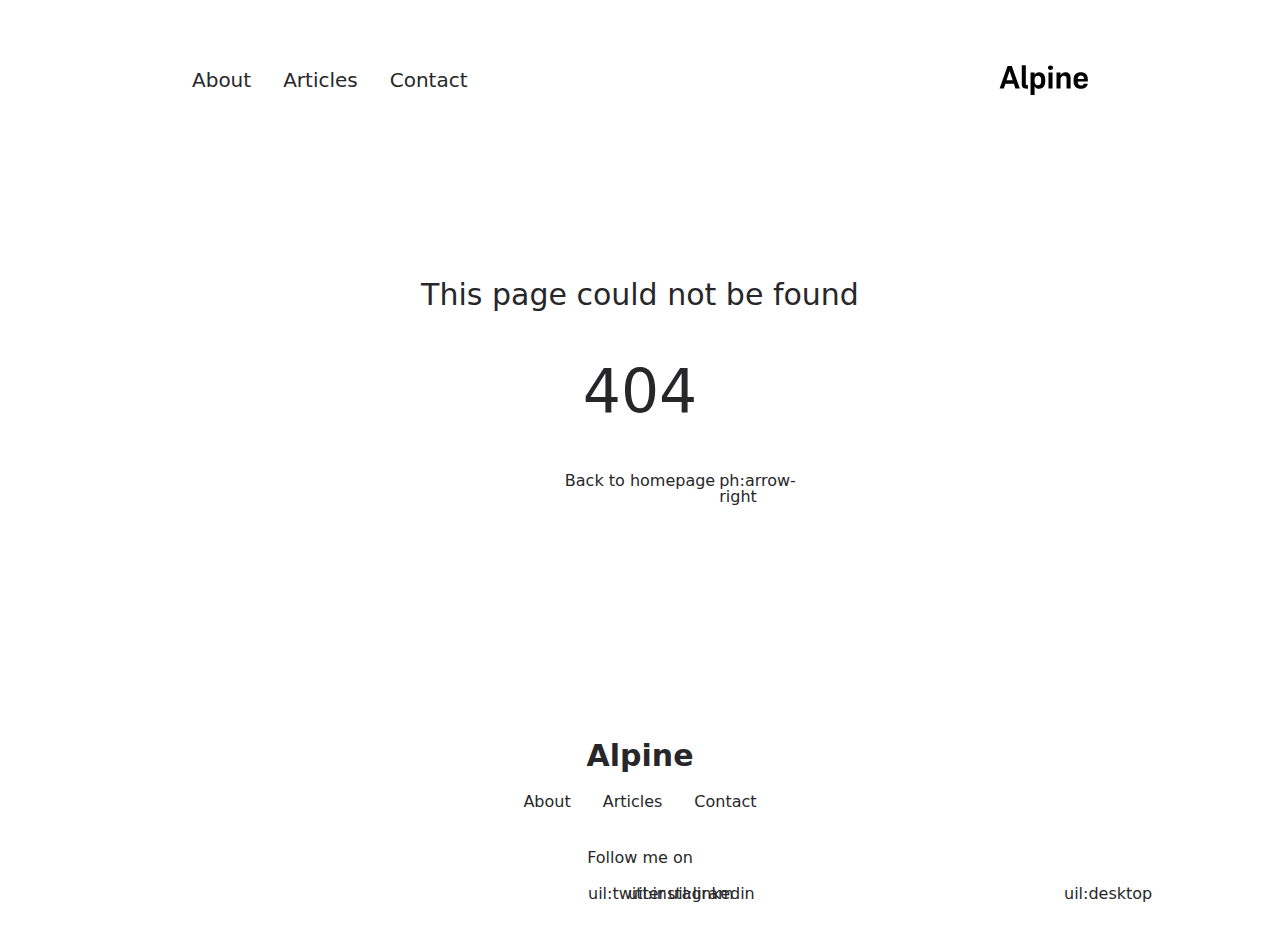
<file: 200.html>
<!DOCTYPE html>
<html lang="en">
<head><meta charset="utf-8">
<meta name="viewport" content="width=device-width, initial-scale=1"><link rel="modulepreload" as="script" crossorigin href="/_nuxt/entry.087acca2.js"><link rel="preload" as="style" href="/_nuxt/entry.2b709d1c.css"><link rel="prefetch" as="style" href="/_nuxt/article.06aa1a19.css"><link rel="prefetch" as="style" href="/_nuxt/ProseA.baee409d.css"><link rel="prefetch" as="script" crossorigin href="/_nuxt/article.9cc7c12f.js"><link rel="prefetch" as="script" crossorigin href="/_nuxt/ProseA.49a6e621.js"><link rel="prefetch" as="script" crossorigin href="/_nuxt/date.824a539b.js"><link rel="prefetch" as="script" crossorigin href="/_nuxt/default.3edde738.js"><link rel="prefetch" as="script" crossorigin href="/_nuxt/page.d63d601e.js"><link rel="prefetch" as="script" crossorigin href="/_nuxt/client-db.df5915a1.js"><link rel="prefetch" as="script" crossorigin href="/_nuxt/debug.daa4656d.js"><link rel="prefetch" as="style" href="/_nuxt/useStudio.a92b5f33.css"><link rel="prefetch" as="script" crossorigin href="/_nuxt/useStudio.a6c77cdc.js"><link rel="prefetch" as="script" crossorigin href="/_nuxt/asyncData.33a478d1.js"><link rel="prefetch" as="style" href="/_nuxt/error-404.7910d5ca.css"><link rel="prefetch" as="script" crossorigin href="/_nuxt/error-404.27f7be10.js"><link rel="prefetch" as="style" href="/_nuxt/error-500.1db01289.css"><link rel="prefetch" as="script" crossorigin href="/_nuxt/error-500.722c6f3b.js"><style id="pinceau-theme">@media { :root {--pinceau-mq: initial; --alpine-readableLine: 68ch;--alpine-backdrop-backgroundColor: #f4f4f5b3;--prose-code-inline-padding: 0.2rem 0.375rem 0.2rem 0.375rem;--prose-code-block-backdropFilter: contrast(1);--prose-code-block-border-style: solid;--prose-code-block-border-width: 1px;--prose-tbody-tr-borderBottom-style: dashed;--prose-tbody-tr-borderBottom-width: 1px;--prose-th-textAlign: inherit;--prose-thead-borderBottom-style: solid;--prose-thead-borderBottom-width: 1px;--prose-thead-border-style: solid;--prose-thead-border-width: 0px;--prose-table-textAlign: start;--prose-hr-width: 1px;--prose-hr-style: solid;--prose-li-listStylePosition: outside;--prose-ol-li-markerColor: currentColor;--prose-ol-paddingInlineStart: 21px;--prose-ol-listStyleType: decimal;--prose-ul-li-markerColor: currentColor;--prose-ul-paddingInlineStart: 21px;--prose-ul-listStyleType: disc;--prose-blockquote-border-style: solid;--prose-blockquote-border-width: 4px;--prose-blockquote-quotes: '201C' '201D' '2018' '2019';--prose-blockquote-paddingInlineStart: 24px;--prose-a-code-color-hover: currentColor;--prose-a-code-color-static: currentColor;--prose-a-hasCode-borderBottom: none;--prose-a-border-distance: 2px;--prose-a-border-color-hover: currentColor;--prose-a-border-color-static: currentColor;--prose-a-border-style-hover: solid;--prose-a-border-style-static: dashed;--prose-a-border-width: 1px;--prose-a-color-static: inherit;--prose-a-textDecoration: none;--prose-h6-margin: 3rem 0 2rem;--prose-h5-margin: 3rem 0 2rem;--prose-h4-margin: 3rem 0 2rem;--prose-h3-margin: 3rem 0 2rem;--prose-h2-margin: 3rem 0 2rem;--prose-h1-margin: 0 0 2rem;--prose-p-fontSize: 18px;--typography-lead-loose: 2;--typography-lead-relaxed: 1.625;--typography-lead-normal: 1.5;--typography-lead-snug: 1.375;--typography-lead-tight: 1.25;--typography-lead-none: 1;--typography-lead-10: 2.5rem;--typography-lead-9: 2.25rem;--typography-lead-8: 2rem;--typography-lead-7: 1.75rem;--typography-lead-6: 1.5rem;--typography-lead-5: 1.25rem;--typography-lead-4: 1rem;--typography-lead-3: .75rem;--typography-lead-2: .5rem;--typography-lead-1: .025rem;--typography-fontWeight-black: 900;--typography-fontWeight-extrabold: 800;--typography-fontWeight-bold: 700;--typography-fontWeight-semibold: 600;--typography-fontWeight-medium: 500;--typography-fontWeight-normal: 400;--typography-fontWeight-light: 300;--typography-fontWeight-extralight: 200;--typography-fontWeight-thin: 100;--typography-fontSize-9xl: 128px;--typography-fontSize-8xl: 96px;--typography-fontSize-7xl: 72px;--typography-fontSize-6xl: 60px;--typography-fontSize-5xl: 48px;--typography-fontSize-4xl: 36px;--typography-fontSize-3xl: 30px;--typography-fontSize-2xl: 24px;--typography-fontSize-xl: 20px;--typography-fontSize-lg: 18px;--typography-fontSize-base: 16px;--typography-fontSize-sm: 14px;--typography-fontSize-xs: 12px;--typography-letterSpacing-wide: 0.025em;--typography-letterSpacing-tight: -0.025em;--typography-verticalMargin-base: 24px;--typography-verticalMargin-sm: 16px;--elements-border-secondary-hover: [object Object];--elements-backdrop-background: #fffc;--elements-backdrop-filter: saturate(200%) blur(20px);--elements-container-maxWidth: 64rem;--lead-loose: 2;--lead-relaxed: 1.625;--lead-normal: 1.5;--lead-snug: 1.375;--lead-tight: 1.25;--lead-none: 1;--lead-10: 2.5rem;--lead-9: 2.25rem;--lead-8: 2rem;--lead-7: 1.75rem;--lead-6: 1.5rem;--lead-5: 1.25rem;--lead-4: 1rem;--lead-3: .75rem;--lead-2: .5rem;--lead-1: .025rem;--letterSpacing-widest: 0.1em;--letterSpacing-wider: 0.05em;--letterSpacing-wide: 0.025em;--letterSpacing-normal: 0em;--letterSpacing-tight: -0.025em;--letterSpacing-tighter: -0.05em;--fontSize-9xl: 8rem;--fontSize-8xl: 6rem;--fontSize-7xl: 4.5rem;--fontSize-6xl: 3.75rem;--fontSize-5xl: 3rem;--fontSize-4xl: 2.25rem;--fontSize-3xl: 1.875rem;--fontSize-2xl: 1.5rem;--fontSize-xl: 1.25rem;--fontSize-lg: 1.125rem;--fontSize-base: 1rem;--fontSize-sm: 0.875rem;--fontSize-xs: 0.75rem;--fontWeight-black: 900;--fontWeight-extrabold: 800;--fontWeight-bold: 700;--fontWeight-semibold: 600;--fontWeight-medium: 500;--fontWeight-normal: 400;--fontWeight-light: 300;--fontWeight-extralight: 200;--fontWeight-thin: 100;--font-mono: ui-monospace, SFMono-Regular, Menlo, Monaco, Consolas, Liberation Mono, Courier New, monospace;--font-serif: ui-serif, Georgia, Cambria, Times New Roman, Times, serif;--font-sans: ui-sans-serif, system-ui, -apple-system, BlinkMacSystemFont, Segoe UI, Roboto, Helvetica Neue, Arial, Noto Sans, sans-serif, Apple Color Emoji, Segoe UI Emoji, Segoe UI Symbol, Noto Color Emoji;--opacity-total: 1;--opacity-high: 0.8;--opacity-medium: 0.5;--opacity-soft: 0.3;--opacity-light: 0.15;--opacity-bright: 0.1;--opacity-noOpacity: 0;--borderWidth-lg: 3px;--borderWidth-md: 2px;--borderWidth-sm: 1px;--borderWidth-noBorder: 0;--space-rem-875: 0.875rem;--space-rem-625: 0.625rem;--space-rem-375: 0.375rem;--space-rem-125: 0.125rem;--space-px: 1px;--space-128: 32rem;--space-96: 24rem;--space-80: 20rem;--space-72: 18rem;--space-64: 16rem;--space-60: 15rem;--space-56: 14rem;--space-52: 13rem;--space-48: 12rem;--space-44: 11rem;--space-40: 10rem;--space-36: 9rem;--space-32: 8rem;--space-28: 7rem;--space-24: 6rem;--space-20: 5rem;--space-16: 4rem;--space-14: 3.5rem;--space-12: 3rem;--space-11: 2.75rem;--space-10: 2.5rem;--space-9: 2.25rem;--space-8: 2rem;--space-7: 1.75rem;--space-6: 1.5rem;--space-5: 1.25rem;--space-4: 1rem;--space-3: 0.75rem;--space-2: 0.5rem;--space-1: 0.25rem;--space-0: 0px;--size-full: 100%;--size-7xl: 80rem;--size-6xl: 72rem;--size-5xl: 64rem;--size-4xl: 56rem;--size-3xl: 48rem;--size-2xl: 42rem;--size-xl: 36rem;--size-lg: 32rem;--size-md: 28rem;--size-sm: 24rem;--size-xs: 20rem;--size-200: 200px;--size-104: 104px;--size-80: 80px;--size-64: 64px;--size-56: 56px;--size-48: 48px;--size-40: 40px;--size-32: 32px;--size-24: 24px;--size-20: 20px;--size-16: 16px;--size-12: 12px;--size-8: 8px;--size-6: 6px;--size-4: 4px;--size-2: 2px;--size-0: 0px;--radii-full: 9999px;--radii-3xl: 1.75rem;--radii-2xl: 1.5rem;--radii-xl: 1rem;--radii-lg: 0.75rem;--radii-md: 0.5rem;--radii-sm: 0.375rem;--radii-xs: 0.25rem;--radii-2xs: 0.125rem;--radii-none: 0px;--shadow-none: 0px 0px 0px 0px transparent;--shadow-lg: 0px 10px 15px -3px #000000, 0px 4px 6px -4px #000000;--shadow-md: 0px 4px 6px -1px #000000, 0px 2px 4px -2px #000000;--shadow-sm: 0px 1px 3px 0px #000000, 0px 1px 2px -1px #000000;--shadow-xs: 0px 1px 2px 0px #000000;--height-screen: 100vh;--width-screen: 100vw;--color-primary-900: #002e38;--color-primary-800: #005c70;--color-primary-700: #008aa9;--color-primary-600: #00b9e1;--color-primary-500: #1ad6ff;--color-primary-400: #40ddff;--color-primary-300: #66e4ff;--color-primary-200: #8deaff;--color-primary-100: #b3f1ff;--color-primary-50: #d9f8ff;--color-ruby-900: #380011;--color-ruby-800: #700021;--color-ruby-700: #a90032;--color-ruby-600: #e10043;--color-ruby-500: #ff1a5e;--color-ruby-400: #ff4079;--color-ruby-300: #ff6694;--color-ruby-200: #ff8dae;--color-ruby-100: #ffb3c9;--color-ruby-50: #ffd9e4;--color-pink-900: #380025;--color-pink-800: #70004b;--color-pink-700: #a90070;--color-pink-600: #e10095;--color-pink-500: #ff1ab2;--color-pink-400: #ff40bf;--color-pink-300: #ff66cc;--color-pink-200: #ff8dd8;--color-pink-100: #ffb3e5;--color-pink-50: #ffd9f2;--color-purple-900: #190038;--color-purple-800: #330070;--color-purple-700: #4c00a9;--color-purple-600: #6500e1;--color-purple-500: #811aff;--color-purple-400: #9640ff;--color-purple-300: #ab66ff;--color-purple-200: #c08dff;--color-purple-100: #d5b3ff;--color-purple-50: #ead9ff;--color-royalblue-900: #0b0531;--color-royalblue-800: #160a62;--color-royalblue-700: #211093;--color-royalblue-600: #2c15c4;--color-royalblue-500: #4127e8;--color-royalblue-400: #614bec;--color-royalblue-300: #806ff0;--color-royalblue-200: #a093f3;--color-royalblue-100: #c0b7f7;--color-royalblue-50: #dfdbfb;--color-indigoblue-900: #001238;--color-indigoblue-800: #002370;--color-indigoblue-700: #0035a9;--color-indigoblue-600: #0047e1;--color-indigoblue-500: #1a62ff;--color-indigoblue-400: #407cff;--color-indigoblue-300: #6696ff;--color-indigoblue-200: #8db0ff;--color-indigoblue-100: #b3cbff;--color-indigoblue-50: #d9e5ff;--color-blue-900: #002438;--color-blue-800: #004870;--color-blue-700: #006ca9;--color-blue-600: #0090e1;--color-blue-500: #1aadff;--color-blue-400: #40bbff;--color-blue-300: #66c8ff;--color-blue-200: #8dd6ff;--color-blue-100: #b3e4ff;--color-blue-50: #d9f1ff;--color-lightblue-900: #002e38;--color-lightblue-800: #005c70;--color-lightblue-700: #008aa9;--color-lightblue-600: #00b9e1;--color-lightblue-500: #1ad6ff;--color-lightblue-400: #40ddff;--color-lightblue-300: #66e4ff;--color-lightblue-200: #8deaff;--color-lightblue-100: #b3f1ff;--color-lightblue-50: #d9f8ff;--color-teal-900: #062a28;--color-teal-800: #0b544f;--color-teal-700: #117d77;--color-teal-600: #16a79e;--color-teal-500: #1cd1c6;--color-teal-400: #36e4da;--color-teal-300: #5fe9e1;--color-teal-200: #87efe9;--color-teal-100: #aff4f0;--color-teal-50: #d7faf8;--color-pear-900: #2a2b09;--color-pear-800: #545512;--color-pear-700: #7e801b;--color-pear-600: #a8aa24;--color-pear-500: #d0d32f;--color-pear-400: #d8da52;--color-pear-300: #e0e274;--color-pear-200: #e8e997;--color-pear-100: #eff0ba;--color-pear-50: #f7f8dc;--color-red-900: #380300;--color-red-800: #700700;--color-red-700: #a90a00;--color-red-600: #e10e00;--color-red-500: #ff281a;--color-red-400: #ff4c40;--color-red-300: #ff7066;--color-red-200: #ff948d;--color-red-100: #ffb7b3;--color-red-50: #ffdbd9;--color-orange-900: #381800;--color-orange-800: #702f00;--color-orange-700: #a94700;--color-orange-600: #e15e00;--color-orange-500: #ff7a1a;--color-orange-400: #ff9040;--color-orange-300: #ffa666;--color-orange-200: #ffbd8d;--color-orange-100: #ffd3b3;--color-orange-50: #ffe9d9;--color-yellow-900: #362b03;--color-yellow-800: #6d5605;--color-yellow-700: #a38108;--color-yellow-600: #daac0a;--color-yellow-500: #f5c828;--color-yellow-400: #f7d14c;--color-yellow-300: #f8da70;--color-yellow-200: #fae393;--color-yellow-100: #fcedb7;--color-yellow-50: #fdf6db;--color-green-900: #003f25;--color-green-800: #005e38;--color-green-700: #007e4a;--color-green-600: #009d5d;--color-green-500: #00bd6f;--color-green-400: #00dc82;--color-green-300: #30ffaa;--color-green-200: #83ffcc;--color-green-100: #acffdd;--color-green-50: #d6ffee;--color-gray-900: #18181B;--color-gray-800: #27272A;--color-gray-700: #3f3f46;--color-gray-600: #52525B;--color-gray-500: #71717A;--color-gray-400: #a1a1aa;--color-gray-300: #D4d4d8;--color-gray-200: #e4e4e7;--color-gray-100: #f4f4f5;--color-gray-50: #fafafa;--color-black: #0c0c0d;--color-white: #FFFFFF;--media-portrait: only screen and (orientation: portrait);--media-landscape: only screen and (orientation: landscape);--media-rm: (prefers-reduced-motion: reduce);--media-2xl: (min-width: 1536px);--media-xl: (min-width: 1280px);--media-lg: (min-width: 1024px);--media-md: (min-width: 768px);--media-sm: (min-width: 640px);--media-xs: (min-width: 475px);--alpine-body-color: var(--color-gray-800);--alpine-body-backgroundColor: var(--color-white);--prose-code-inline-fontWeight: var(--typography-fontWeight-normal);--prose-code-inline-fontSize: var(--typography-fontSize-sm);--prose-code-inline-borderRadius: var(--radii-xs);--prose-code-block-pre-padding: var(--typography-verticalMargin-sm);--prose-code-block-margin: var(--typography-verticalMargin-base) 0;--prose-code-block-fontSize: var(--typography-fontSize-sm);--prose-tbody-code-inline-fontSize: var(--typography-fontSize-sm);--prose-tbody-td-padding: var(--typography-verticalMargin-sm);--prose-th-fontWeight: var(--typography-fontWeight-semibold);--prose-th-padding: 0 var(--typography-verticalMargin-sm) var(--typography-verticalMargin-sm) var(--typography-verticalMargin-sm);--prose-table-lineHeight: var(--typography-lead-6);--prose-table-fontSize: var(--typography-fontSize-sm);--prose-table-margin: var(--typography-verticalMargin-base) 0;--prose-hr-margin: var(--typography-verticalMargin-base) 0;--prose-li-margin: var(--typography-verticalMargin-sm) 0;--prose-ol-margin: var(--typography-verticalMargin-base) 0;--prose-ul-margin: var(--typography-verticalMargin-base) 0;--prose-blockquote-margin: var(--typography-verticalMargin-base) 0;--prose-a-code-border-style: var(--prose-a-border-style-static);--prose-a-code-border-width: var(--prose-a-border-width);--prose-a-fontWeight: var(--typography-fontWeight-medium);--prose-img-margin: var(--typography-verticalMargin-base) 0;--prose-strong-fontWeight: var(--typography-fontWeight-semibold);--prose-h6-iconSize: var(--typography-fontSize-base);--prose-h6-fontWeight: var(--typography-fontWeight-semibold);--prose-h6-lineHeight: var(--typography-lead-normal);--prose-h6-fontSize: var(--typography-fontSize-lg);--prose-h5-iconSize: var(--typography-fontSize-lg);--prose-h5-fontWeight: var(--typography-fontWeight-semibold);--prose-h5-lineHeight: var(--typography-lead-snug);--prose-h5-fontSize: var(--typography-fontSize-xl);--prose-h4-iconSize: var(--typography-fontSize-lg);--prose-h4-letterSpacing: var(--typography-letterSpacing-tight);--prose-h4-fontWeight: var(--typography-fontWeight-semibold);--prose-h4-lineHeight: var(--typography-lead-snug);--prose-h4-fontSize: var(--typography-fontSize-2xl);--prose-h3-iconSize: var(--typography-fontSize-xl);--prose-h3-letterSpacing: var(--typography-letterSpacing-tight);--prose-h3-fontWeight: var(--typography-fontWeight-semibold);--prose-h3-lineHeight: var(--typography-lead-snug);--prose-h3-fontSize: var(--typography-fontSize-3xl);--prose-h2-iconSize: var(--typography-fontSize-2xl);--prose-h2-letterSpacing: var(--typography-letterSpacing-tight);--prose-h2-fontWeight: var(--typography-fontWeight-semibold);--prose-h2-lineHeight: var(--typography-lead-tight);--prose-h2-fontSize: var(--typography-fontSize-4xl);--prose-h1-iconSize: var(--typography-fontSize-3xl);--prose-h1-letterSpacing: var(--typography-letterSpacing-tight);--prose-h1-fontWeight: var(--typography-fontWeight-bold);--prose-h1-lineHeight: var(--typography-lead-tight);--prose-h1-fontSize: var(--typography-fontSize-5xl);--prose-p-br-margin: var(--typography-verticalMargin-base) 0 0 0;--prose-p-margin: var(--typography-verticalMargin-base) 0;--prose-p-lineHeight: var(--typography-lead-normal);--typography-color-primary-900: var(--color-primary-900);--typography-color-primary-800: var(--color-primary-800);--typography-color-primary-700: var(--color-primary-700);--typography-color-primary-600: var(--color-primary-600);--typography-color-primary-500: var(--color-primary-500);--typography-color-primary-400: var(--color-primary-400);--typography-color-primary-300: var(--color-primary-300);--typography-color-primary-200: var(--color-primary-200);--typography-color-primary-100: var(--color-primary-100);--typography-color-primary-50: var(--color-primary-50);--typography-font-code: var(--font-mono);--typography-font-body: var(--font-sans);--typography-font-display: var(--font-sans);--typography-body-backgroundColor: var(--color-white);--typography-body-color: var(--color-black);--elements-state-danger-borderColor-secondary: var(--color-red-200);--elements-state-danger-borderColor-primary: var(--color-red-100);--elements-state-danger-backgroundColor-secondary: var(--color-red-100);--elements-state-danger-backgroundColor-primary: var(--color-red-50);--elements-state-danger-color-secondary: var(--color-red-600);--elements-state-danger-color-primary: var(--color-red-500);--elements-state-warning-borderColor-secondary: var(--color-yellow-200);--elements-state-warning-borderColor-primary: var(--color-yellow-100);--elements-state-warning-backgroundColor-secondary: var(--color-yellow-100);--elements-state-warning-backgroundColor-primary: var(--color-yellow-50);--elements-state-warning-color-secondary: var(--color-yellow-700);--elements-state-warning-color-primary: var(--color-yellow-600);--elements-state-success-borderColor-secondary: var(--color-green-200);--elements-state-success-borderColor-primary: var(--color-green-100);--elements-state-success-backgroundColor-secondary: var(--color-green-100);--elements-state-success-backgroundColor-primary: var(--color-green-50);--elements-state-success-color-secondary: var(--color-green-600);--elements-state-success-color-primary: var(--color-green-500);--elements-state-info-borderColor-secondary: var(--color-blue-200);--elements-state-info-borderColor-primary: var(--color-blue-100);--elements-state-info-backgroundColor-secondary: var(--color-blue-100);--elements-state-info-backgroundColor-primary: var(--color-blue-50);--elements-state-info-color-secondary: var(--color-blue-600);--elements-state-info-color-primary: var(--color-blue-500);--elements-state-primary-borderColor-secondary: var(--color-primary-200);--elements-state-primary-borderColor-primary: var(--color-primary-100);--elements-state-primary-backgroundColor-secondary: var(--color-primary-100);--elements-state-primary-backgroundColor-primary: var(--color-primary-50);--elements-state-primary-color-secondary: var(--color-primary-700);--elements-state-primary-color-primary: var(--color-primary-600);--elements-surface-secondary-backgroundColor: var(--color-gray-200);--elements-surface-primary-backgroundColor: var(--color-gray-100);--elements-surface-background-base: var(--color-gray-100);--elements-border-secondary-static: var(--color-gray-200);--elements-border-primary-hover: var(--color-gray-200);--elements-border-primary-static: var(--color-gray-100);--elements-container-padding-md: var(--space-16);--elements-container-padding-sm: var(--space-12);--elements-container-padding-xs: var(--space-8);--elements-container-padding-mobile: var(--space-6);--elements-text-secondary-color-hover: var(--color-gray-700);--elements-text-secondary-color-static: var(--color-gray-500);--elements-text-primary-color-static: var(--color-gray-900);--text-6xl-lineHeight: var(--lead-none);--text-6xl-fontSize: var(--fontSize-6xl);--text-5xl-lineHeight: var(--lead-none);--text-5xl-fontSize: var(--fontSize-5xl);--text-4xl-lineHeight: var(--lead-10);--text-4xl-fontSize: var(--fontSize-4xl);--text-3xl-lineHeight: var(--lead-9);--text-3xl-fontSize: var(--fontSize-3xl);--text-2xl-lineHeight: var(--lead-8);--text-2xl-fontSize: var(--fontSize-2xl);--text-xl-lineHeight: var(--lead-7);--text-xl-fontSize: var(--fontSize-xl);--text-lg-lineHeight: var(--lead-7);--text-lg-fontSize: var(--fontSize-lg);--text-base-lineHeight: var(--lead-6);--text-base-fontSize: var(--fontSize-base);--text-sm-lineHeight: var(--lead-5);--text-sm-fontSize: var(--fontSize-sm);--text-xs-lineHeight: var(--lead-4);--text-xs-fontSize: var(--fontSize-xs);--shadow-2xl: 0px 25px 50px -12px var(--color-gray-900);--shadow-xl: 0px 20px 25px -5px var(--color-gray-400), 0px 8px 10px -6px #000000;--color-secondary-900: var(--color-gray-900);--color-secondary-800: var(--color-gray-800);--color-secondary-700: var(--color-gray-700);--color-secondary-600: var(--color-gray-600);--color-secondary-500: var(--color-gray-500);--color-secondary-400: var(--color-gray-400);--color-secondary-300: var(--color-gray-300);--color-secondary-200: var(--color-gray-200);--color-secondary-100: var(--color-gray-100);--color-secondary-50: var(--color-gray-50);--prose-a-code-background-hover: var(--typography-color-primary-50);--prose-a-code-border-color-hover: var(--typography-color-primary-500);--prose-a-color-hover: var(--typography-color-primary-500);--typography-color-secondary-900: var(--color-secondary-900);--typography-color-secondary-800: var(--color-secondary-800);--typography-color-secondary-700: var(--color-secondary-700);--typography-color-secondary-600: var(--color-secondary-600);--typography-color-secondary-500: var(--color-secondary-500);--typography-color-secondary-400: var(--color-secondary-400);--typography-color-secondary-300: var(--color-secondary-300);--typography-color-secondary-200: var(--color-secondary-200);--typography-color-secondary-100: var(--color-secondary-100);--typography-color-secondary-50: var(--color-secondary-50);--prose-code-inline-backgroundColor: var(--typography-color-secondary-100);--prose-code-inline-color: var(--typography-color-secondary-700);--prose-code-block-backgroundColor: var(--typography-color-secondary-100);--prose-code-block-color: var(--typography-color-secondary-700);--prose-code-block-border-color: var(--typography-color-secondary-200);--prose-tbody-tr-borderBottom-color: var(--typography-color-secondary-200);--prose-th-color: var(--typography-color-secondary-600);--prose-thead-borderBottom-color: var(--typography-color-secondary-200);--prose-thead-border-color: var(--typography-color-secondary-300);--prose-hr-color: var(--typography-color-secondary-200);--prose-blockquote-border-color: var(--typography-color-secondary-200);--prose-blockquote-color: var(--typography-color-secondary-500);--prose-a-code-border-color-static: var(--typography-color-secondary-400); } }@media { :root.dark {--pinceau-mq: dark; --alpine-backdrop-backgroundColor: #18181bb3;--prose-code-block-backdropFilter: contrast(1);--prose-ol-li-markerColor: currentColor;--prose-ul-li-markerColor: currentColor;--prose-a-code-color-hover: currentColor;--prose-a-code-color-static: currentColor;--prose-a-border-color-hover: currentColor;--prose-a-border-color-static: currentColor;--prose-a-color-static: inherit;--elements-backdrop-background: #0c0d0ccc;--alpine-body-color: var(--color-gray-200);--alpine-body-backgroundColor: var(--color-black);--typography-body-backgroundColor: var(--color-black);--typography-body-color: var(--color-white);--elements-state-danger-borderColor-secondary: var(--color-red-700);--elements-state-danger-borderColor-primary: var(--color-red-800);--elements-state-danger-backgroundColor-secondary: var(--color-red-800);--elements-state-danger-backgroundColor-primary: var(--color-red-900);--elements-state-danger-color-secondary: var(--color-red-200);--elements-state-danger-color-primary: var(--color-red-300);--elements-state-warning-borderColor-secondary: var(--color-yellow-700);--elements-state-warning-borderColor-primary: var(--color-yellow-800);--elements-state-warning-backgroundColor-secondary: var(--color-yellow-800);--elements-state-warning-backgroundColor-primary: var(--color-yellow-900);--elements-state-warning-color-secondary: var(--color-yellow-200);--elements-state-warning-color-primary: var(--color-yellow-400);--elements-state-success-borderColor-secondary: var(--color-green-700);--elements-state-success-borderColor-primary: var(--color-green-800);--elements-state-success-backgroundColor-secondary: var(--color-green-800);--elements-state-success-backgroundColor-primary: var(--color-green-900);--elements-state-success-color-secondary: var(--color-green-200);--elements-state-success-color-primary: var(--color-green-400);--elements-state-info-borderColor-secondary: var(--color-blue-700);--elements-state-info-borderColor-primary: var(--color-blue-800);--elements-state-info-backgroundColor-secondary: var(--color-blue-800);--elements-state-info-backgroundColor-primary: var(--color-blue-900);--elements-state-info-color-secondary: var(--color-blue-200);--elements-state-info-color-primary: var(--color-blue-400);--elements-state-primary-borderColor-secondary: var(--color-primary-700);--elements-state-primary-borderColor-primary: var(--color-primary-800);--elements-state-primary-backgroundColor-secondary: var(--color-primary-800);--elements-state-primary-backgroundColor-primary: var(--color-primary-900);--elements-state-primary-color-secondary: var(--color-primary-200);--elements-state-primary-color-primary: var(--color-primary-400);--elements-surface-secondary-backgroundColor: var(--color-gray-800);--elements-surface-primary-backgroundColor: var(--color-gray-900);--elements-surface-background-base: var(--color-gray-900);--elements-border-secondary-static: var(--color-gray-800);--elements-border-primary-hover: var(--color-gray-800);--elements-border-primary-static: var(--color-gray-900);--elements-text-secondary-color-hover: var(--color-gray-200);--elements-text-secondary-color-static: var(--color-gray-400);--elements-text-primary-color-static: var(--color-gray-50);--prose-a-code-background-hover: var(--typography-color-primary-900);--prose-a-code-border-color-hover: var(--typography-color-primary-600);--prose-a-color-hover: var(--typography-color-primary-400);--prose-code-inline-backgroundColor: var(--typography-color-secondary-800);--prose-code-inline-color: var(--typography-color-secondary-200);--prose-code-block-backgroundColor: var(--typography-color-secondary-900);--prose-code-block-color: var(--typography-color-secondary-200);--prose-code-block-border-color: var(--typography-color-secondary-800);--prose-tbody-tr-borderBottom-color: var(--typography-color-secondary-800);--prose-th-color: var(--typography-color-secondary-400);--prose-thead-borderBottom-color: var(--typography-color-secondary-800);--prose-thead-border-color: var(--typography-color-secondary-600);--prose-hr-color: var(--typography-color-secondary-800);--prose-blockquote-border-color: var(--typography-color-secondary-700);--prose-blockquote-color: var(--typography-color-secondary-400);--prose-a-code-border-color-static: var(--typography-color-secondary-600); } }</style><style id="pinceau-runtime-hydratable">undefined</style><link rel="stylesheet" href="/_nuxt/entry.2b709d1c.css"><script>"use strict";(()=>{const a=window,e=document.documentElement,m=["dark","light"],c=window.localStorage.getItem("nuxt-color-mode")||"system";let n=c==="system"?f():c;const l=e.getAttribute("data-color-mode-forced");l&&(n=l),i(n),a["__NUXT_COLOR_MODE__"]={preference:c,value:n,getColorScheme:f,addColorScheme:i,removeColorScheme:d};function i(o){const t=""+o+"",s="";e.classList?e.classList.add(t):e.className+=" "+t,s&&e.setAttribute("data-"+s,o)}function d(o){const t=""+o+"",s="";e.classList?e.classList.remove(t):e.className=e.className.replace(new RegExp(t,"g"),""),s&&e.removeAttribute("data-"+s)}function r(o){return a.matchMedia("(prefers-color-scheme"+o+")")}function f(){if(a.matchMedia&&r("").media!=="not all"){for(const o of m)if(r(":"+o).matches)return o}return"light"}})();
</script></head>
<body ><div id="__nuxt"><svg class="nuxt-spa-loading" xmlns="http://www.w3.org/2000/svg" viewBox="0 0 37 25" fill="none" width="80"><path d="M24.236 22.006h10.742L25.563 5.822l-8.979 14.31a4 4 0 0 1-3.388 1.874H2.978l11.631-20 5.897 10.567"/></svg><style>.nuxt-spa-loading {
  position: fixed;
  top: 50%;
  left: 50%;
  transform: translate(-50%, -50%);
}
.nuxt-spa-loading>path {
  fill: none;
  stroke: #00DC82;
  stroke-width: 4px;
  stroke-linecap: round;
  stroke-linejoin: round;
  stroke-dasharray: 128;
  stroke-dashoffset: 128;
  animation: nuxt-spa-loading-move 3s linear infinite;
}
@keyframes nuxt-spa-loading-move {
  100% {
    stroke-dashoffset: -128;
  }
}</style></div><script type="application/json" id="__NUXT_DATA__" data-ssr="false">[{"_errors":1,"serverRendered":2,"data":3,"state":4},{},false,{},{}]</script><script>window.__NUXT__={};window.__NUXT__.config={public:{FORMSPREE_URL:"",plausible:{hashMode:false,trackLocalhost:false,domain:"",apiHost:"https://plausible.io",autoPageviews:true,autoOutboundTracking:false},studio:{apiURL:"https://api.nuxt.studio"},content:{locales:[],defaultLocale:"",integrity:1690879326721,experimental:{stripQueryParameters:false,clientDB:false},respectPathCase:false,api:{baseURL:"/api/_content"},navigation:{fields:["navTitle","layout"]},tags:{p:"prose-p",a:"prose-a",blockquote:"prose-blockquote","code-inline":"prose-code-inline",code:"prose-code",em:"prose-em",h1:"prose-h1",h2:"prose-h2",h3:"prose-h3",h4:"prose-h4",h5:"prose-h5",h6:"prose-h6",hr:"prose-hr",img:"prose-img",ul:"prose-ul",ol:"prose-ol",li:"prose-li",strong:"prose-strong",table:"prose-table",thead:"prose-thead",tbody:"prose-tbody",td:"prose-td",th:"prose-th",tr:"prose-tr"},highlight:{theme:{default:"github-light",dark:"github-dark"},preload:["json","js","ts","html","css","vue","diff","shell","markdown","yaml","bash","ini","c","cpp"]},wsUrl:"",documentDriven:{page:true,navigation:true,surround:true,globals:{},layoutFallbacks:["theme"],injectPage:true},host:"",trailingSlash:false,anchorLinks:{depth:4,exclude:[1]}}},app:{baseURL:"/",buildAssetsDir:"/_nuxt/",cdnURL:""}}</script><script type="module" src="/_nuxt/entry.087acca2.js" crossorigin></script></body>
</html>
</file>
<file: _nuxt/entry.2b709d1c.css>
body{background-color:var(--alpine-body-backgroundColor);color:var(--alpine-body-color)}.light-img{display:block}.dark-img{display:none}@media (prefers-color-scheme:dark){html:not(.light) .dark-img{display:block}html:not(.light) .light-img{display:none}}html.dark .dark-img{display:block}html.dark .light-img{display:none}html{-webkit-font-smoothing:antialiased;-moz-osx-font-smoothing:grayscale}.sr-only{clip:rect(0,0,0,0)!important;border:0!important;height:1px!important;margin:-1px!important;overflow:hidden!important;padding:0!important;position:absolute!important;white-space:nowrap!important;width:1px!important}*,:after,:before{border:0 solid #e5e7eb;box-sizing:border-box}html{-webkit-text-size-adjust:100%;font-family:ui-sans-serif,system-ui,-apple-system,BlinkMacSystemFont,Segoe UI,Roboto,Helvetica Neue,Arial,Noto Sans,sans-serif,Apple Color Emoji,Segoe UI Emoji,Segoe UI Symbol,Noto Color Emoji;line-height:1.5;-moz-tab-size:4;-o-tab-size:4;tab-size:4}body{line-height:inherit;margin:0}hr{border-top-width:1px;color:inherit;height:0}abbr:where([title]){-webkit-text-decoration:underline dotted;text-decoration:underline dotted}h1,h2,h3,h4,h5,h6{font-size:inherit;font-weight:inherit}a{color:inherit;text-decoration:inherit}b,strong{font-weight:bolder}code,kbd,pre,samp{font-family:ui-monospace,SFMono-Regular,Menlo,Monaco,Consolas,Liberation Mono,Courier New,monospace;font-size:1em}small{font-size:80%}sub,sup{font-size:75%;line-height:0;position:relative;vertical-align:baseline}sub{bottom:-.25em}sup{top:-.5em}table{border-collapse:collapse;border-color:inherit;text-indent:0}button,input,optgroup,select,textarea{color:inherit;font-family:inherit;font-size:100%;font-weight:inherit;line-height:inherit;margin:0;padding:0}button,select{text-transform:none}[type=button],[type=reset],[type=submit],button{-webkit-appearance:button;background-color:transparent;background-image:none}:-moz-focusring{outline:auto}:-moz-ui-invalid{box-shadow:none}progress{vertical-align:baseline}::-webkit-inner-spin-button,::-webkit-outer-spin-button{height:auto}[type=search]{-webkit-appearance:textfield;outline-offset:-2px}::-webkit-search-decoration{-webkit-appearance:none}::-webkit-file-upload-button{-webkit-appearance:button;font:inherit}summary{display:list-item}blockquote,dd,dl,figure,h1,h2,h3,h4,h5,h6,hr,p,pre{margin:0}fieldset{margin:0}fieldset,legend{padding:0}menu,ol,ul{list-style:none;margin:0;padding:0}textarea{resize:vertical}input::-moz-placeholder,textarea::-moz-placeholder{color:#9ca3af;opacity:1}input::placeholder,textarea::placeholder{color:#9ca3af;opacity:1}[role=button],button{cursor:pointer}:disabled{cursor:default}audio,canvas,embed,iframe,img,object,svg,video{display:block;vertical-align:middle}img,video{height:auto;max-width:100%}[hidden]{display:none}.nuxt-progress{background:repeating-linear-gradient(90deg,#00dc82 0,#34cdfe 50%,#0047e1);left:0;opacity:1;position:fixed;right:0;top:0;transition:width .1s,height .4s,opacity .4s;width:0;z-index:999999}nav ul[data-v-47e45ff0]{display:flex;flex-direction:column;gap:var(--space-4);justify-content:center;width:100%}@media (min-width:640px){nav ul[data-v-47e45ff0]{flex-direction:row;gap:var(--space-8)}}nav ul a[data-v-47e45ff0]{position:relative}nav ul a.router-link-active[data-v-47e45ff0]{color:var(--color-primary-500)}nav ul a .underline-fx[data-v-47e45ff0]{background-color:currentColor;bottom:-4px;height:1px;position:absolute;transition:width .2s ease-in-out;width:0}a[data-v-47e45ff0]:hover :is(nav ul a .underline-fx):is(nav ul a .underline-fx){width:100%}header[data-v-ebfd1e7c]{--header-padding:var(--space-16);--logo-height:var(--space-8);align-items:center;display:grid;gap:var(--space-4);grid-template-columns:repeat(12,minmax(0,1fr));padding-bottom:var(--header-padding);padding-top:var(--header-padding);position:relative}header .menu[data-v-ebfd1e7c]{display:flex;position:absolute}header .menu[data-v-ebfd1e7c] :hover{color:var(--color-primary-500)}.left[data-v-ebfd1e7c] :is(header .menu):is(header .menu){right:0}@media (min-width:640px){header .menu[data-v-ebfd1e7c]{display:none}}header .overlay[data-v-ebfd1e7c]{-webkit-backdrop-filter:blur(20px);backdrop-filter:blur(20px);background-color:var(--alpine-backdrop-backgroundColor);border:1px solid var(--color-gray-200);border-radius:var(--radii-md);font-size:var(--text-lg-fontSize);font-weight:var(--fontWeight-medium);line-height:var(--text-lg-lineHeight);padding:var(--space-6);padding-right:var(--space-24);perspective:2000px;position:absolute;top:calc(var(--header-padding) + var(--logo-height) + var(--space-2));transform-origin:top;transition:all .25s;will-change:opacity,transform}header .overlay[data-v-ebfd1e7c]:not(.show){opacity:0;transform:translateY(-10px) rotateY(-8deg) rotateX(-20deg)}.left[data-v-ebfd1e7c] :is(header .overlay:not(.show)):is(header .overlay:not(.show)){transform:translateY(-10px) rotateY(8deg) rotateX(-20deg)}header .overlay[data-v-ebfd1e7c]:not(.show){pointer-events:none}.left[data-v-ebfd1e7c] :is(header .overlay):is(header .overlay){padding:var(--space-6);padding-left:var(--space-16);right:0;text-align:right}@media (min-width:640px){header .overlay[data-v-ebfd1e7c]{display:none}}:root.dark header .overlay[data-v-ebfd1e7c]{border-color:var(--color-gray-800)}header .logo[data-v-ebfd1e7c]{display:flex;grid-column:span 12/span 12;height:var(--logo-height)}header .logo a[data-v-ebfd1e7c]{display:flex}.center[data-v-ebfd1e7c] :is(header .logo):is(header .logo){grid-column:span 12/span 12;justify-content:center}.right[data-v-ebfd1e7c] :is(header .logo):is(header .logo){justify-content:flex-end}@media (min-width:640px){header .logo[data-v-ebfd1e7c]{grid-column:span 4/span 4;grid-column-start:auto}.right[data-v-ebfd1e7c] :is(header .logo):is(header .logo){order:2}}header .logo .fallback[data-v-ebfd1e7c]{font-size:var(--text-2xl-fontSize);font-weight:var(--fontWeight-semibold);line-height:var(--text-2xl-lineHeight)}header .main-nav[data-v-ebfd1e7c]{display:none}@media (min-width:640px){header .main-nav[data-v-ebfd1e7c]{display:flex;font-size:var(--text-xl-fontSize);font-weight:var(--fontWeight-medium);grid-column:span 8/span 8;line-height:var(--text-xl-lineHeight)}.center[data-v-ebfd1e7c] :is(header .main-nav):is(header .main-nav){grid-column:span 12/span 12;justify-content:center}.right[data-v-ebfd1e7c] :is(header .main-nav):is(header .main-nav){justify-content:flex-start}.left[data-v-ebfd1e7c] :is(header .main-nav):is(header .main-nav){justify-content:flex-end}}.icon[data-v-121c6e7d]{display:inline-block;vertical-align:middle}a[data-v-ddf2f94a]{--social-icon-size:24px;display:flex;height:24px;height:var(--social-icon-size);width:24px;width:var(--social-icon-size)}a[data-v-ddf2f94a] :hover{color:var(--color-primary-500)}a svg[data-v-ddf2f94a]{height:100%;width:100%}button[data-v-693a1e33]{--color-mode-switcher-size:24px;display:flex;height:24px;height:var(--color-mode-switcher-size);width:24px;width:var(--color-mode-switcher-size)}button[data-v-693a1e33] :hover{color:var(--color-primary-500)}button svg[data-v-693a1e33]{height:100%;width:100%}footer[data-v-d63b5c07]{align-items:center;display:flex;flex-direction:column;margin-top:var(--space-24);padding-bottom:var(--space-8);padding-top:var(--space-8)}footer.left[data-v-d63b5c07]{align-items:flex-start}footer.right[data-v-d63b5c07]{align-items:flex-end}@media (min-width:768px){footer[data-v-d63b5c07]{min-height:var(--space-36)}}footer .credits[data-v-d63b5c07]{font-size:var(--text-3xl-fontSize);font-weight:var(--fontWeight-bold);line-height:var(--text-3xl-lineHeight);margin-bottom:var(--space-4)}footer .navigation[data-v-d63b5c07]{display:none}@media (min-width:640px){footer .navigation[data-v-d63b5c07]{display:flex;font-size:var(--text-base-fontSize);font-weight:var(--fontWeight-medium);line-height:var(--text-base-lineHeight);margin-bottom:var(--space-8)}}footer .message[data-v-d63b5c07]{margin-bottom:var(--space-4);text-align:center}footer .icons[data-v-d63b5c07]{display:grid;gap:var(--space-4);grid-template-columns:repeat(12,minmax(0,1fr));width:100%}.left[data-v-d63b5c07] :is(footer .icons):is(footer .icons){align-items:center;display:flex;justify-content:space-between}.right[data-v-d63b5c07] :is(footer .icons):is(footer .icons){align-items:center;display:flex;flex-direction:row-reverse;justify-content:space-between}footer .icons .social[data-v-d63b5c07]{display:flex;gap:var(--space-4);grid-column:span 12/span 12;justify-content:center}@media (min-width:475px){footer .icons .social[data-v-d63b5c07]{grid-column:span 4/span 4;grid-column-start:5}}footer .icons .color-mode-switch[data-v-d63b5c07]{display:flex;grid-column:span 12/span 12;justify-content:center}@media (min-width:475px){footer .icons .color-mode-switch[data-v-d63b5c07]{grid-column:span 2/span 2;grid-column-start:11;justify-content:flex-end}}.container[data-v-6d327d86]{margin-inline-end:auto;margin-inline-start:auto;width:100%}.app-layout[data-v-93c22c3b]{min-width:var(--size-xs)}html{font-family:var(--font-sans)}
</file>
<file: _nuxt/DocumentDrivenNotFound.aa939160.css>
section[data-v-ad9f14ff]{align-items:center;display:flex;flex-direction:column;justify-content:center;min-height:50vh}section .message[data-v-ad9f14ff]{font-size:var(--text-3xl-fontSize);font-weight:var(--fontWeight-medium);line-height:var(--text-3xl-lineHeight)}section .status[data-v-ad9f14ff]{font-size:var(--text-6xl-fontSize);line-height:var(--text-6xl-lineHeight);margin-bottom:var(--space-12);margin-top:var(--space-12)}section a[data-v-ad9f14ff]{align-items:center;display:flex;position:relative}section a .icon[data-v-ad9f14ff]{height:var(--space-5);position:absolute;right:calc(0px - var(--space-1));transform:translate(100%);width:var(--space-5)}
</file>
<file: _nuxt/Hero.40fe82b2.css>
.hero .layout[data-v-01e9d2f4]{display:grid;gap:var(--space-8);grid-template-columns:repeat(1,minmax(0,1fr))}@media (min-width:1024px){.hero .layout[data-v-01e9d2f4]{grid-template-columns:repeat(2,minmax(0,1fr))}}.hero .layout .title[data-v-01e9d2f4]{font-size:var(--text-4xl-fontSize);font-weight:var(--fontWeight-bold);line-height:var(--text-4xl-lineHeight)}.hero .layout .description[data-v-01e9d2f4]{font-size:var(--text-xl-fontSize);line-height:var(--text-xl-lineHeight);margin-top:var(--space-3)}.hero .layout img[data-v-01e9d2f4]{aspect-ratio:16/9;border-radius:var(--radii-md);-o-object-fit:cover;object-fit:cover;width:100%}.hero .layout img.left[data-v-01e9d2f4]{order:-1}
</file>
<file: _nuxt/ProseUl.0edd7272.css>
ul[data-v-5feda7b5]{font-family:var(--typography-font-body);list-style-type:var(--prose-ul-listStyleType);margin:var(--prose-ul-margin);padding-inline-start:var(--prose-ul-paddingInlineStart)}ul[data-v-5feda7b5]>li::marker{color:var(--prose-ul-li-markerColor)}ul[data-v-5feda7b5]>li ol,ul[data-v-5feda7b5]>li ul{margin:0}
</file>
<file: _nuxt/ProseLi.a0b5f8a8.css>
li[data-v-996e086c]{font-family:var(--typography-font-body);list-style-position:var(--prose-li-listStylePosition);margin:var(--prose-li-margin)}
</file>
<file: _nuxt/ProseA.baee409d.css>
a[data-v-af1c0c3b]{border-bottom:var(--prose-a-border-width) var(--prose-a-border-style-static) var(--prose-a-border-color-static);color:var(--prose-a-color-static);font-family:var(--typography-font-body);font-weight:var(--prose-a-fontWeight);padding-bottom:var(--prose-a-border-distance);-webkit-text-decoration:var(--prose-a-textDecoration);text-decoration:var(--prose-a-textDecoration)}a[data-v-af1c0c3b]:hover{border-color:var(--prose-a-border-color-hover);border-style:var(--prose-a-border-style-hover);color:var(--prose-a-color-hover)}a[data-v-af1c0c3b]:has(img){border-width:0}a[data-v-af1c0c3b]:has(code){border-bottom:var(--prose-a-hasCode-borderBottom)}a[data-v-af1c0c3b]:has(code) code{border-color:var(--prose-a-code-border-color-static);border-style:var(--prose-a-code-border-style);border-width:var(--prose-a-code-border-width);color:var(--prose-a-code-color-static)}a[data-v-af1c0c3b]:has(code):hover{border-bottom:var(--prose-a-hasCode-borderBottom)}a[data-v-af1c0c3b]:has(code):hover code{background-color:var(--prose-a-code-background-hover);border-color:var(--prose-a-code-border-color-hover);color:var(--prose-a-code-color-hover)}
</file>
<file: _nuxt/ProseStrong.b01d4b3b.css>
strong[data-v-9d7bd52e]{font-family:var(--typography-font-body);font-weight:var(--prose-strong-fontWeight)}
</file>
<file: _nuxt/ProseP.b99f89cd.css>
p[data-v-63bfa697]{font-family:var(--typography-font-body);font-size:var(--prose-p-fontSize);line-height:var(--prose-p-lineHeight);margin:var(--prose-p-margin)}p[data-v-63bfa697] br{content:"";display:block;margin:var(--prose-p-br-margin)}
</file>
<file: _nuxt/Gallery.c50df0ef.css>
.gallery .layout[data-v-44329c9f]{--cols:1;display:grid;gap:var(--space-8);grid-template-columns:repeat(1,minmax(0,1fr));grid-template-columns:repeat(var(--cols),minmax(0,1fr));margin-bottom:var(--space-16);margin-top:var(--space-16)}@media (min-width:768px){.gallery .layout[data-v-44329c9f]{--cols:var(---6-li-cols)}}.gallery .layout img[data-v-44329c9f]{aspect-ratio:16/9;border-radius:var(--radii-md);-o-object-fit:cover;object-fit:cover;width:100%}
</file>
<file: _nuxt/article.06aa1a19.css>
article[data-v-f252e39d]{margin-left:auto;margin-right:auto;max-width:var(--alpine-readableLine);padding-bottom:var(--space-4);padding-top:var(--space-4)}@media (min-width:640px){article[data-v-f252e39d]{padding-bottom:var(--space-12);padding-top:var(--space-12)}}article .back[data-v-f252e39d]{align-items:center;border-bottom:1px solid var(--elements-border-secondary-static);display:inline-flex;font-size:var(--text-lg-fontSize)}article .back[data-v-f252e39d] svg{height:var(--size-16);margin-right:var(--space-2);width:var(--size-16)}article header[data-v-f252e39d]{margin-bottom:var(--space-12);margin-top:var(--space-16)}article .title[data-v-f252e39d]{font-size:var(--text-5xl-fontSize);font-weight:var(--fontWeight-semibold);line-height:var(--text-5xl-lineHeight);margin-bottom:var(--space-4)}article time[data-v-f252e39d]{color:var(--elements-text-secondary-color-static)}article .prose .back-to-top[data-v-f252e39d]{align-items:center;display:flex;justify-content:flex-end;width:100%}article .prose .back-to-top a[data-v-f252e39d]{cursor:pointer;font-size:var(--text-lg-fontSize)}article .prose[data-v-f252e39d] h1{display:none}
</file>
<file: _nuxt/useStudio.a92b5f33.css>
body.__preview_enabled{padding-bottom:50px}#__nuxt_preview[data-v-a67a992f]{align-items:center;-webkit-backdrop-filter:blur(20px);backdrop-filter:blur(20px);background:hsla(0,0%,100%,.3);border-top:1px solid #eee;bottom:-60px;color:#000;display:flex;font-family:Helvetica,sans-serif;font-size:16px;font-weight:500;gap:10px;height:50px;justify-content:center;left:0;position:fixed;right:0;transition:bottom .3s ease-in-out;z-index:10000}#__nuxt_preview.__preview_ready[data-v-a67a992f]{bottom:0}#__preview_background[data-v-a67a992f]{-webkit-backdrop-filter:blur(8px);backdrop-filter:blur(8px);background:hsla(0,0%,100%,.3);height:100vh;left:0;position:fixed;top:0;width:100vw;z-index:9000}#__preview_loader[data-v-a67a992f]{align-items:center;color:#000;display:flex;flex-direction:column;font-family:system-ui,-apple-system,BlinkMacSystemFont,Segoe UI,Roboto,Oxygen,Ubuntu,Cantarell,Open Sans,Helvetica Neue,sans-serif;font-size:1.4rem;gap:8px;left:50%;position:fixed;top:50%;transform:translate(-50%,-50%);z-index:9500}#__preview_loader p[data-v-a67a992f]{margin:10px 0}.dark #__preview_background[data-v-a67a992f],.dark-mode #__preview_background[data-v-a67a992f]{background:rgba(0,0,0,.3)}.dark #__preview_loader[data-v-a67a992f],.dark-mode #__preview_loader[data-v-a67a992f]{color:#fff}.preview-loading-enter-active[data-v-a67a992f],.preview-loading-leave-active[data-v-a67a992f]{transition:opacity .4s}.preview-loading-enter[data-v-a67a992f],.preview-loading-leave-to[data-v-a67a992f]{opacity:0}#__preview_loading_icon[data-v-a67a992f]{animation:spin-a67a992f 1s linear infinite}.dark #__nuxt_preview[data-v-a67a992f],.dark-mode #__nuxt_preview[data-v-a67a992f]{background:rgba(0,0,0,.3);border-top:1px solid #111;color:#fff}#__nuxt_preview svg[data-v-a67a992f]{color:#000;display:inline-block;height:30px;width:30px}.dark #__nuxt_preview svg[data-v-a67a992f],.dark-mode #__nuxt_preview svg[data-v-a67a992f]{color:#fff}button[data-v-a67a992f]{background:transparent;border:1px solid rgba(0,0,0,.2);border-radius:3px;box-shadow:none;color:#000c;cursor:pointer;display:inline-block;font-size:14px;font-weight:400;line-height:1rem;margin:0;padding:4px 10px;text-align:center;transition:none;width:auto}button[data-v-a67a992f]:hover{border-color:#0006;color:#000000e6}.dark button[data-v-a67a992f],.dark-mode button[data-v-a67a992f]{border-color:#fff3;color:#d3d3d3}.dark button[data-v-a67a992f]:hover,.dark-mode button[data-v-a67a992f]:hover{border-color:#fff6;color:#fff}#__nuxt_preview button[data-v-a67a992f]:focus,#__nuxt_preview button[data-v-a67a992f]:hover{background:rgba(0,0,0,.1)}#__nuxt_preview button[data-v-a67a992f]:active{background:rgba(0,0,0,.2)}.dark #__nuxt_preview button[data-v-a67a992f],.dark-mode #__nuxt_preview button[data-v-a67a992f]{border:1px solid hsla(0,0%,100%,.2);color:#fffc}.dark #__nuxt_preview button[data-v-a67a992f]:hover,.dark-mode #__nuxt_preview button[data-v-a67a992f]:focus{background:hsla(0,0%,100%,.1)}.dark #__nuxt_preview button[data-v-a67a992f]:active,.dark-mode #__nuxt_preview button[data-v-a67a992f]:active{background:hsla(0,0%,100%,.2)}#__nuxt_preview.__preview_refreshing button[data-v-a67a992f],#__nuxt_preview.__preview_refreshing span[data-v-a67a992f],#__nuxt_preview.__preview_refreshing svg[data-v-a67a992f]{animation:nuxt_pulsate-a67a992f 1s ease-out;animation-iteration-count:infinite;opacity:.5}@keyframes nuxt_pulsate-a67a992f{0%{opacity:1}50%{opacity:.5}to{opacity:1}}@keyframes spin-a67a992f{0%{transform:rotate(1turn)}to{transform:rotate(0)}}
</file>
<file: _nuxt/error-404.7910d5ca.css>
.spotlight[data-v-f5c0a1bb]{background:linear-gradient(45deg,#00dc82,#36e4da 50%,#0047e1);bottom:-30vh;filter:blur(20vh);height:40vh}.gradient-border[data-v-f5c0a1bb]{-webkit-backdrop-filter:blur(10px);backdrop-filter:blur(10px);border-radius:.5rem;position:relative}@media (prefers-color-scheme:light){.gradient-border[data-v-f5c0a1bb]{background-color:#ffffff4d}.gradient-border[data-v-f5c0a1bb]:before{background:linear-gradient(90deg,#e2e2e2,#e2e2e2 25%,#00dc82 50%,#36e4da 75%,#0047e1)}}@media (prefers-color-scheme:dark){html:not(.light) .gradient-border[data-v-f5c0a1bb]{background-color:#1414144d}html:not(.light) .gradient-border[data-v-f5c0a1bb]:before{background:linear-gradient(90deg,#303030,#303030 25%,#00dc82 50%,#36e4da 75%,#0047e1)}}html.dark .gradient-border[data-v-f5c0a1bb]{background-color:#1414144d}html.dark .gradient-border[data-v-f5c0a1bb]:before{background:linear-gradient(90deg,#303030,#303030 25%,#00dc82 50%,#36e4da 75%,#0047e1)}.gradient-border[data-v-f5c0a1bb]:before{background-size:400% auto;border-radius:.5rem;bottom:0;content:"";left:0;-webkit-mask:linear-gradient(#fff 0 0) content-box,linear-gradient(#fff 0 0);mask:linear-gradient(#fff 0 0) content-box,linear-gradient(#fff 0 0);-webkit-mask-composite:xor;mask-composite:exclude;opacity:.5;padding:2px;position:absolute;right:0;top:0;transition:background-position .3s ease-in-out,opacity .2s ease-in-out;width:100%}.gradient-border[data-v-f5c0a1bb]:hover:before{background-position:-50% 0;opacity:1}.bg-white[data-v-f5c0a1bb]{--tw-bg-opacity:1;background-color:#fff;background-color:rgba(255,255,255,var(--tw-bg-opacity))}.cursor-pointer[data-v-f5c0a1bb]{cursor:pointer}.flex[data-v-f5c0a1bb]{display:flex}.grid[data-v-f5c0a1bb]{display:grid}.place-content-center[data-v-f5c0a1bb]{place-content:center}.items-center[data-v-f5c0a1bb]{align-items:center}.justify-center[data-v-f5c0a1bb]{justify-content:center}.font-sans[data-v-f5c0a1bb]{font-family:ui-sans-serif,system-ui,-apple-system,BlinkMacSystemFont,Segoe UI,Roboto,Helvetica Neue,Arial,Noto Sans,sans-serif,Apple Color Emoji,Segoe UI Emoji,Segoe UI Symbol,Noto Color Emoji}.font-medium[data-v-f5c0a1bb]{font-weight:500}.font-light[data-v-f5c0a1bb]{font-weight:300}.text-8xl[data-v-f5c0a1bb]{font-size:6rem;line-height:1}.text-xl[data-v-f5c0a1bb]{font-size:1.25rem;line-height:1.75rem}.leading-tight[data-v-f5c0a1bb]{line-height:1.25}.mb-8[data-v-f5c0a1bb]{margin-bottom:2rem}.mb-16[data-v-f5c0a1bb]{margin-bottom:4rem}.max-w-520px[data-v-f5c0a1bb]{max-width:520px}.min-h-screen[data-v-f5c0a1bb]{min-height:100vh}.overflow-hidden[data-v-f5c0a1bb]{overflow:hidden}.px-8[data-v-f5c0a1bb]{padding-left:2rem;padding-right:2rem}.py-2[data-v-f5c0a1bb]{padding-bottom:.5rem;padding-top:.5rem}.px-4[data-v-f5c0a1bb]{padding-left:1rem;padding-right:1rem}.fixed[data-v-f5c0a1bb]{position:fixed}.left-0[data-v-f5c0a1bb]{left:0}.right-0[data-v-f5c0a1bb]{right:0}.text-center[data-v-f5c0a1bb]{text-align:center}.text-black[data-v-f5c0a1bb]{--tw-text-opacity:1;color:#000;color:rgba(0,0,0,var(--tw-text-opacity))}.antialiased[data-v-f5c0a1bb]{-webkit-font-smoothing:antialiased;-moz-osx-font-smoothing:grayscale}.w-full[data-v-f5c0a1bb]{width:100%}.z-10[data-v-f5c0a1bb]{z-index:10}.z-20[data-v-f5c0a1bb]{z-index:20}@media (min-width:640px){.sm\:text-4xl[data-v-f5c0a1bb]{font-size:2.25rem;line-height:2.5rem}.sm\:text-xl[data-v-f5c0a1bb]{font-size:1.25rem;line-height:1.75rem}.sm\:text-10xl[data-v-f5c0a1bb]{font-size:10rem;line-height:1}.sm\:px-0[data-v-f5c0a1bb]{padding-left:0;padding-right:0}.sm\:py-3[data-v-f5c0a1bb]{padding-bottom:.75rem;padding-top:.75rem}.sm\:px-6[data-v-f5c0a1bb]{padding-left:1.5rem;padding-right:1.5rem}}@media (prefers-color-scheme:dark){html:not(.light) .dark\:bg-black[data-v-f5c0a1bb]{--tw-bg-opacity:1;background-color:#000;background-color:rgba(0,0,0,var(--tw-bg-opacity))}html:not(.light) .dark\:text-white[data-v-f5c0a1bb]{--tw-text-opacity:1;color:#fff;color:rgba(255,255,255,var(--tw-text-opacity))}}html.dark .dark\:bg-black[data-v-f5c0a1bb]{--tw-bg-opacity:1;background-color:#000;background-color:rgba(0,0,0,var(--tw-bg-opacity))}html.dark .dark\:text-white[data-v-f5c0a1bb]{--tw-text-opacity:1;color:#fff;color:rgba(255,255,255,var(--tw-text-opacity))}
</file>
<file: _nuxt/error-500.1db01289.css>
.spotlight[data-v-b86faff8]{background:linear-gradient(45deg,#00dc82,#36e4da 50%,#0047e1);filter:blur(20vh)}.bg-white[data-v-b86faff8]{--tw-bg-opacity:1;background-color:#fff;background-color:rgba(255,255,255,var(--tw-bg-opacity))}.grid[data-v-b86faff8]{display:grid}.place-content-center[data-v-b86faff8]{place-content:center}.font-sans[data-v-b86faff8]{font-family:ui-sans-serif,system-ui,-apple-system,BlinkMacSystemFont,Segoe UI,Roboto,Helvetica Neue,Arial,Noto Sans,sans-serif,Apple Color Emoji,Segoe UI Emoji,Segoe UI Symbol,Noto Color Emoji}.font-medium[data-v-b86faff8]{font-weight:500}.font-light[data-v-b86faff8]{font-weight:300}.h-1\/2[data-v-b86faff8]{height:50%}.text-8xl[data-v-b86faff8]{font-size:6rem;line-height:1}.text-xl[data-v-b86faff8]{font-size:1.25rem;line-height:1.75rem}.leading-tight[data-v-b86faff8]{line-height:1.25}.mb-8[data-v-b86faff8]{margin-bottom:2rem}.mb-16[data-v-b86faff8]{margin-bottom:4rem}.max-w-520px[data-v-b86faff8]{max-width:520px}.min-h-screen[data-v-b86faff8]{min-height:100vh}.overflow-hidden[data-v-b86faff8]{overflow:hidden}.px-8[data-v-b86faff8]{padding-left:2rem;padding-right:2rem}.fixed[data-v-b86faff8]{position:fixed}.left-0[data-v-b86faff8]{left:0}.right-0[data-v-b86faff8]{right:0}.-bottom-1\/2[data-v-b86faff8]{bottom:-50%}.text-center[data-v-b86faff8]{text-align:center}.text-black[data-v-b86faff8]{--tw-text-opacity:1;color:#000;color:rgba(0,0,0,var(--tw-text-opacity))}.antialiased[data-v-b86faff8]{-webkit-font-smoothing:antialiased;-moz-osx-font-smoothing:grayscale}@media (min-width:640px){.sm\:text-4xl[data-v-b86faff8]{font-size:2.25rem;line-height:2.5rem}.sm\:text-10xl[data-v-b86faff8]{font-size:10rem;line-height:1}.sm\:px-0[data-v-b86faff8]{padding-left:0;padding-right:0}}@media (prefers-color-scheme:dark){html:not(.light) .dark\:bg-black[data-v-b86faff8]{--tw-bg-opacity:1;background-color:#000;background-color:rgba(0,0,0,var(--tw-bg-opacity))}html:not(.light) .dark\:text-white[data-v-b86faff8]{--tw-text-opacity:1;color:#fff;color:rgba(255,255,255,var(--tw-text-opacity))}}html.dark .dark\:bg-black[data-v-b86faff8]{--tw-bg-opacity:1;background-color:#000;background-color:rgba(0,0,0,var(--tw-bg-opacity))}html.dark .dark\:text-white[data-v-b86faff8]{--tw-text-opacity:1;color:#fff;color:rgba(255,255,255,var(--tw-text-opacity))}
</file>
<file: _nuxt/ArticlesList.e80b7ae7.css>
@media (min-width:640px){.articles-list[data-v-685376b2]{padding-left:var(--space-12);padding-right:var(--space-12)}}@media (min-width:768px){.articles-list[data-v-685376b2]{padding-left:0;padding-right:0}}.articles-list .featured[data-v-685376b2]{margin-bottom:var(--space-12);margin-top:var(--space-12)}@media (min-width:768px){.articles-list .featured[data-v-685376b2]{margin-bottom:var(--space-8);margin-top:var(--space-8)}}.articles-list .layout[data-v-685376b2]{display:grid;gap:var(--space-12);grid-template-columns:repeat(1,minmax(0,1fr))}@media (min-width:768px){.articles-list .layout[data-v-685376b2]{gap:var(--space-8);grid-template-columns:repeat(2,minmax(0,1fr))}}@media (min-width:1024px){.articles-list .layout[data-v-685376b2]{grid-template-columns:repeat(3,minmax(0,1fr))}}.tour[data-v-685376b2]{align-items:center;display:flex;flex-direction:column;justify-content:center;min-height:30vh}
</file>
<file: _nuxt/ArticlesListItem.ad08ebb7.css>
article[data-v-d0dd2caf]{display:flex;flex-direction:column;gap:var(--space-4)}@media (min-width:768px){article.featured[data-v-d0dd2caf]{flex-direction:row;gap:var(--space-8)}}article img[data-v-d0dd2caf]{aspect-ratio:16/9;border-radius:var(--radii-md);-o-object-fit:cover;object-fit:cover;width:100%}article .image[data-v-d0dd2caf]{flex:1}article .image div[data-v-d0dd2caf]{display:flex;flex-wrap:true;gap:var(--space-2);margin-left:var(--space-2);margin-top:var(--space-2);position:absolute}article .image div span[data-v-d0dd2caf]{border-radius:var(--radii-sm);font-size:var(--text-xs-fontSize);font-weight:700;line-height:var(--text-xs-lineHeight);padding:var(--space-1)}article .content[data-v-d0dd2caf]{display:flex;flex:1;flex-direction:column}article .content .headline[data-v-d0dd2caf]{-webkit-box-orient:vertical;-webkit-line-clamp:2;display:-webkit-box;font-size:var(--text-2xl-fontSize);font-weight:var(--fontWeight-semibold);line-height:var(--text-2xl-lineHeight);margin-bottom:var(--space-2);overflow:hidden}.featured[data-v-d0dd2caf] :is(article .content .headline):is(article .content .headline){-webkit-box-orient:vertical;-webkit-line-clamp:3;display:-webkit-box;font-size:var(--text-4xl-fontSize);line-height:var(--text-4xl-lineHeight);overflow:hidden}article .content .description[data-v-d0dd2caf]{-webkit-box-orient:vertical;-webkit-line-clamp:2;display:-webkit-box;margin-bottom:var(--space-4);overflow:hidden}.featured[data-v-d0dd2caf] :is(article .content .description):is(article .content .description){-webkit-box-orient:vertical;-webkit-line-clamp:4;display:-webkit-box;overflow:hidden}article .content time[data-v-d0dd2caf]{font-size:var(--text-sm-fontSize);line-height:var(--text-sm-lineHeight)}:root.dark article .content time[data-v-d0dd2caf],article .content time[data-v-d0dd2caf]{color:var(--color-gray-500)}
</file>
<file: _nuxt/ProseCodeInline.873c7ac7.css>
code[data-v-c81ed8f1]{background-color:var(--prose-code-inline-backgroundColor);border-radius:var(--prose-code-inline-borderRadius);color:var(--prose-code-inline-color);font-family:var(--typography-font-code);font-size:var(--prose-code-inline-fontSize);font-weight:var(--prose-code-inline-fontWeight);margin-left:1px;margin-right:1px;padding:var(--prose-code-inline-padding)}tbody code[data-v-c81ed8f1]{font-size:var(--prose-tbody-code-inline-fontSize)}h1 a code[data-v-c81ed8f1],h2 a code[data-v-c81ed8f1],h3 a code[data-v-c81ed8f1],h4 a code[data-v-c81ed8f1],h5 a code[data-v-c81ed8f1],h6 a code[data-v-c81ed8f1]{border-radius:var(--prose-code-inline-borderRadius);color:inherit;font-size:.777777em;padding:.15em .5em}
</file>
<file: _nuxt/ProseH1.6d63403c.css>
h1[data-v-a5759516]{display:block;font-family:var(--typography-font-display);font-size:var(--prose-h1-fontSize);font-weight:var(--prose-h1-fontWeight);letter-spacing:var(--prose-h1-letterSpacing);line-height:var(--prose-h1-lineHeight);margin:var(--prose-h1-margin)}h1[data-v-a5759516] .icon{display:inline-block;height:var(--prose-h1-iconSize);margin-inline-start:12px;opacity:0;transition:opacity .1s;width:var(--prose-h1-iconSize)}h1 a[data-v-a5759516]:hover .icon{opacity:1}
</file>
<file: _nuxt/ContactForm.77d363cb.css>
.contact-form .inputs[data-v-0b8fa48c]{display:grid;gap:var(--space-8);grid-auto-flow:row;grid-template-columns:repeat(1,minmax(0,1fr));margin-bottom:var(--space-8);max-width:var(--size-md)}
</file>
<file: _nuxt/Input.b0ae285e.css>
div label[data-v-9901ee87]{cursor:pointer;display:block;font-size:var(--text-base-fontSize);font-weight:var(--fontWeight-semibold);line-height:var(--text-base-lineHeight);margin-bottom:var(--space-2)}div input[data-v-9901ee87],div textarea[data-v-9901ee87]{background-color:transparent;border:1px solid var(--color-gray-300);border-radius:var(--radii-sm);caret-color:var(--color-gray-500);outline:none;padding:var(--space-2) var(--space-4);width:100%}:root.dark div input[data-v-9901ee87],:root.dark div textarea[data-v-9901ee87],div input[data-v-9901ee87]:focus,div textarea[data-v-9901ee87]:focus{border-color:var(--color-gray-700)}:root.dark div input[data-v-9901ee87]:focus,:root.dark div textarea[data-v-9901ee87]:focus{border-color:var(--color-gray-400)}div textarea[data-v-9901ee87]{height:var(--space-48);resize:none}
</file>
<file: _nuxt/Button.b27fd690.css>
button[data-v-d78240db]{background-color:var(--color-gray-900);border-radius:var(--radii-md);color:var(--color-gray-100);font-size:var(--text-sm-fontSize);font-weight:var(--fontWeight-medium);line-height:var(--text-sm-lineHeight);padding:var(--space-2) var(--space-4)}@media (min-width:768px){button[data-v-d78240db]{font-size:var(--text-base-fontSize);line-height:var(--text-base-lineHeight);padding:var(--space-3) var(--space-6)}}:root.dark button[data-v-d78240db]{background-color:var(--color-gray-100);color:var(--color-gray-900)}button[data-v-d78240db]:disabled{cursor:not-allowed}
</file>
<file: _nuxt/ProseCode.585625f1.css>
button[data-v-75636234]{border-radius:3px;margin:4px;opacity:0;padding:4px;transform:scale(.75);transition:all .2s}button[data-v-75636234]:hover{background-color:var(--elements-surface-secondary-backgroundColor)}button[data-v-75636234]:focus{box-shadow:0 0 0 2px var(--color-blue-500);opacity:1;outline:none}button.show[data-v-75636234]{opacity:1;transform:scale(1)}button .icon-wrapper[data-v-75636234]{display:block;height:18px;position:relative;width:18px}button .icon-wrapper .icon[data-v-75636234]{display:block;position:absolute}button .icon-wrapper .fade-enter-active[data-v-75636234],button .icon-wrapper .fade-leave-active[data-v-75636234]{transition:opacity .2s}button .icon-wrapper .fade-enter-from[data-v-75636234],button .icon-wrapper .fade-leave-to[data-v-75636234]{opacity:0}.prose-code[data-v-bfc7416e]{-webkit-backdrop-filter:var(--prose-code-block-backdropFilter);backdrop-filter:var(--prose-code-block-backdropFilter);background-color:var(--prose-code-block-backgroundColor);border-color:var(--prose-code-block-border-color);border-radius:var(--radii-md);border-style:var(--prose-code-block-border-style);border-width:var(--prose-code-block-border-width);color:var(--prose-code-block-color);font-size:var(--prose-code-block-fontSize);margin:var(--prose-code-block-margin);overflow:hidden;position:relative;width:100%}.prose-code.highlight-bash[data-v-bfc7416e] code .line,.prose-code.highlight-sh[data-v-bfc7416e] code .line,.prose-code.highlight-shell[data-v-bfc7416e] code .line,.prose-code.highlight-shellscript[data-v-bfc7416e] code .line,.prose-code.highlight-zsh[data-v-bfc7416e] code .line{padding-inline-start:1rem;position:relative}.prose-code.highlight-bash[data-v-bfc7416e] code .line:before,.prose-code.highlight-sh[data-v-bfc7416e] code .line:before,.prose-code.highlight-shell[data-v-bfc7416e] code .line:before,.prose-code.highlight-shellscript[data-v-bfc7416e] code .line:before,.prose-code.highlight-zsh[data-v-bfc7416e] code .line:before{color:var(--typography-color-primary-500);content:">";display:block;font-family:var(--font-mono);font-weight:700;inset-inline-start:-.1rem;position:absolute;top:0;-webkit-user-select:none;-moz-user-select:none;user-select:none}.copy-button[data-v-bfc7416e]{bottom:0;inset-inline-end:0;position:absolute}[data-v-bfc7416e] code{display:flex;flex-direction:column}[data-v-bfc7416e] .line{display:inline-table;min-height:1rem}.filename[data-v-bfc7416e]{-webkit-backdrop-filter:blur(4px);backdrop-filter:blur(4px);border-radius:var(--radii-lg);color:var(--prose-code-block-color);font-family:var(--typography-font-code);font-size:var(--fontSize-xs);inset-inline-end:0;line-height:var(--lead-normal);padding:.5rem .75rem;position:absolute;top:0;transition:opacity .2s}.prose-code:hover .filename[data-v-bfc7416e]{opacity:0}.prose-code:hover .filename[data-v-bfc7416e]:hover{opacity:1}[data-v-bfc7416e] pre{display:flex;flex:1;line-height:var(--lead-relaxed);margin:0;overflow-x:auto;padding:var(--prose-code-block-pre-padding)}[data-v-bfc7416e] pre code{padding-inline-end:30px}[data-v-bfc7416e] .line.highlight{background-color:var(--prose-code-block-border-color)}
</file>
<file: _nuxt/ProseH2.3a63b076.css>
h2[data-v-1daf0210]{display:block;font-family:var(--typography-font-display);font-size:var(--prose-h2-fontSize);font-weight:var(--prose-h2-fontWeight);letter-spacing:var(--prose-h2-letterSpacing);line-height:var(--prose-h2-lineHeight);margin:var(--prose-h2-margin)}h2[data-v-1daf0210] .icon{display:inline-block;height:var(--prose-h2-iconSize);margin-inline-start:12px;opacity:0;transition:opacity .1s;width:var(--prose-h2-iconSize)}h2 a[data-v-1daf0210]:hover .icon{opacity:1}
</file>
<file: _nuxt/ProseImg.eeea4224.css>
img[data-v-e5a4106d]{margin:var(--prose-img-margin)}
</file>
<file: _nuxt/ProseH3.36490a89.css>
h3[data-v-4ddca5e2]{display:block;font-family:var(--typography-font-display);font-size:var(--prose-h3-fontSize);font-weight:var(--prose-h3-fontWeight);letter-spacing:var(--prose-h3-letterSpacing);line-height:var(--prose-h3-lineHeight);margin:var(--prose-h3-margin)}h3[data-v-4ddca5e2] .icon{display:inline-block;height:var(--prose-h3-iconSize);margin-inline-start:12px;opacity:0;transition:opacity .1s;width:var(--prose-h3-iconSize)}h3 a[data-v-4ddca5e2]:hover .icon{opacity:1}
</file>
